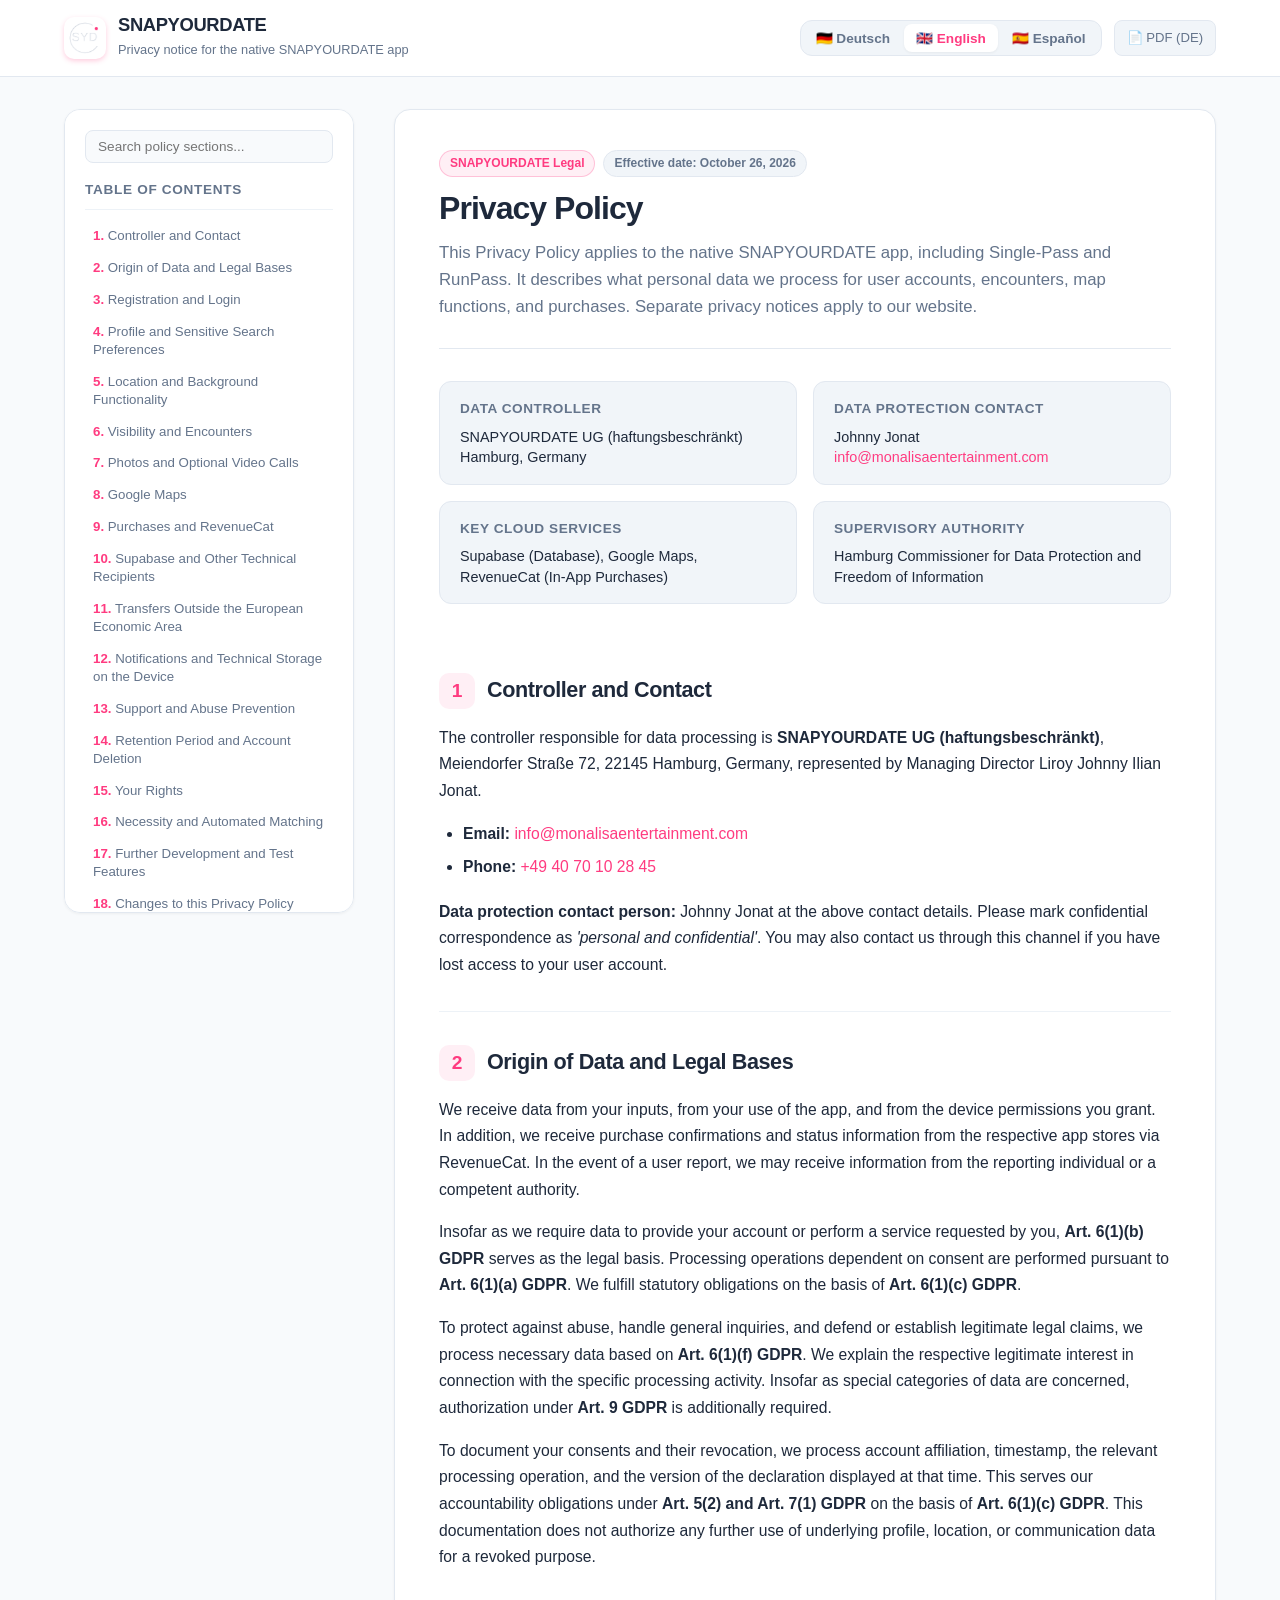
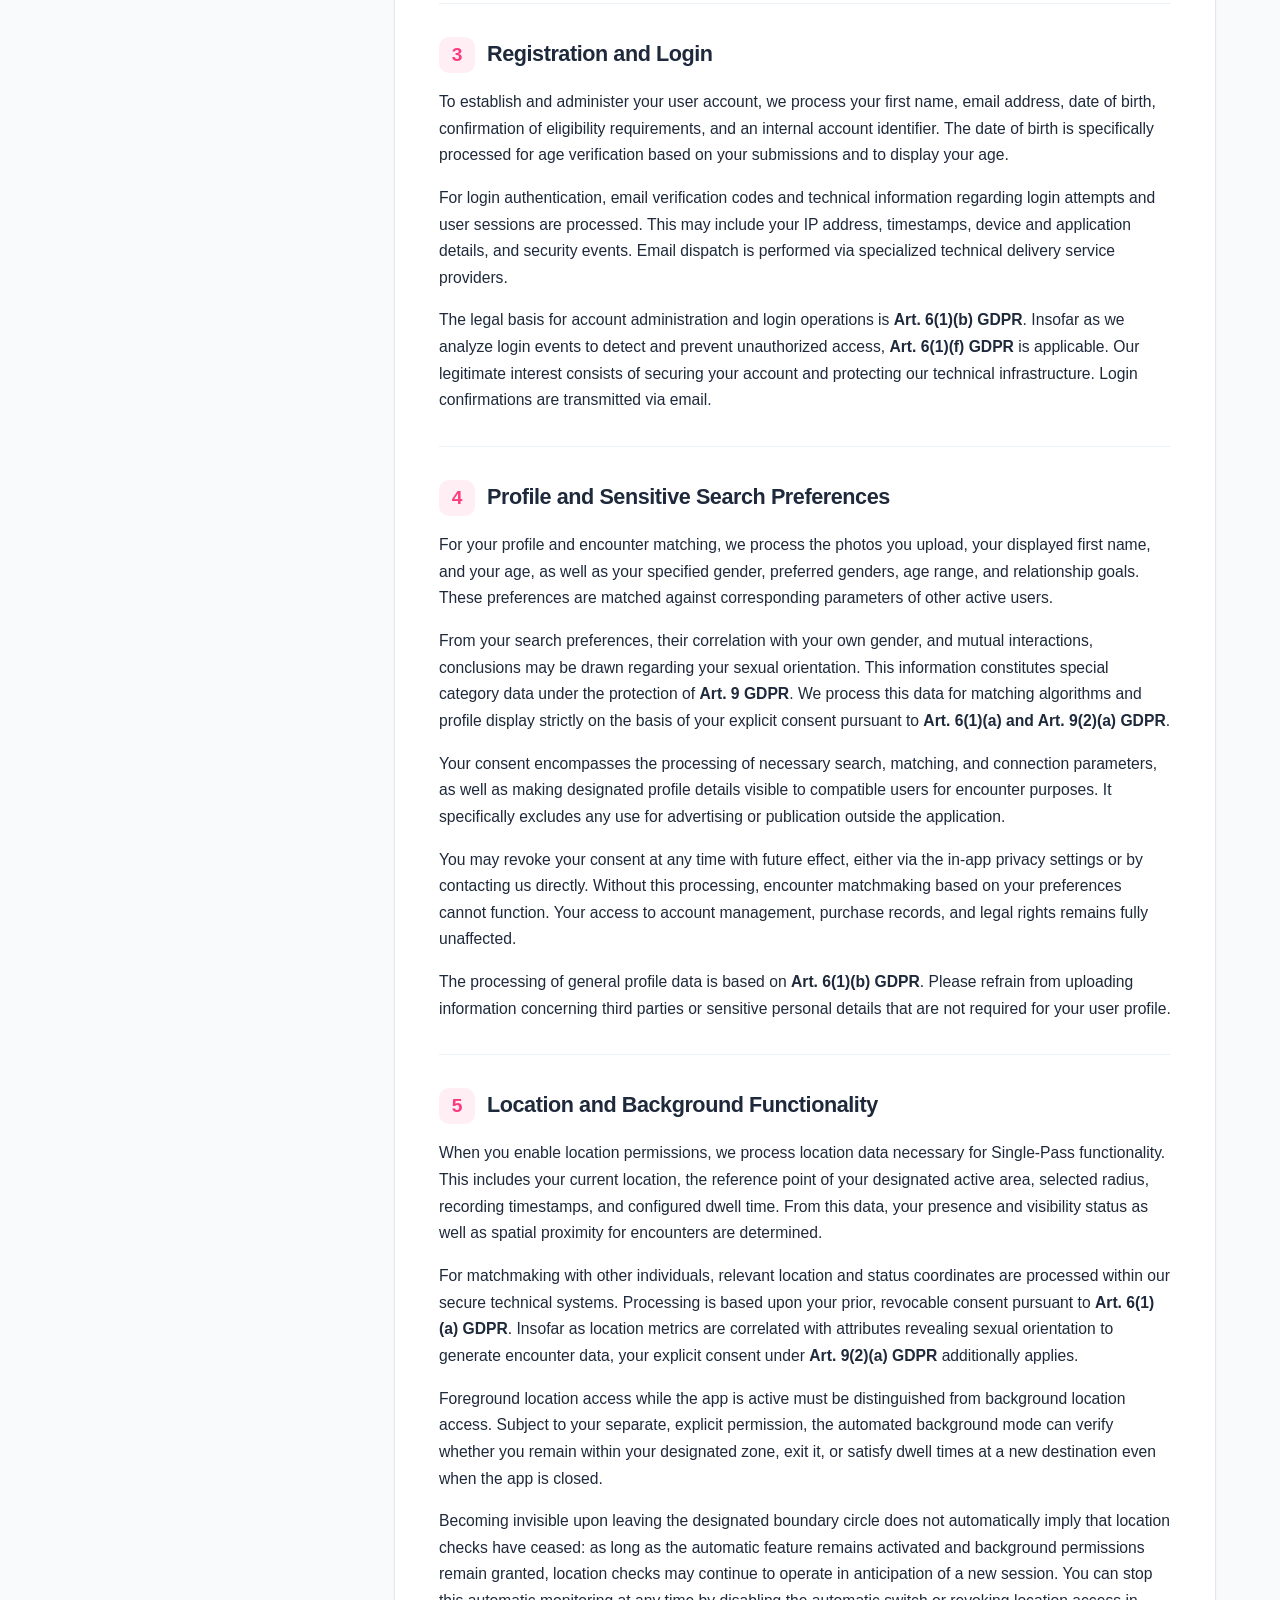
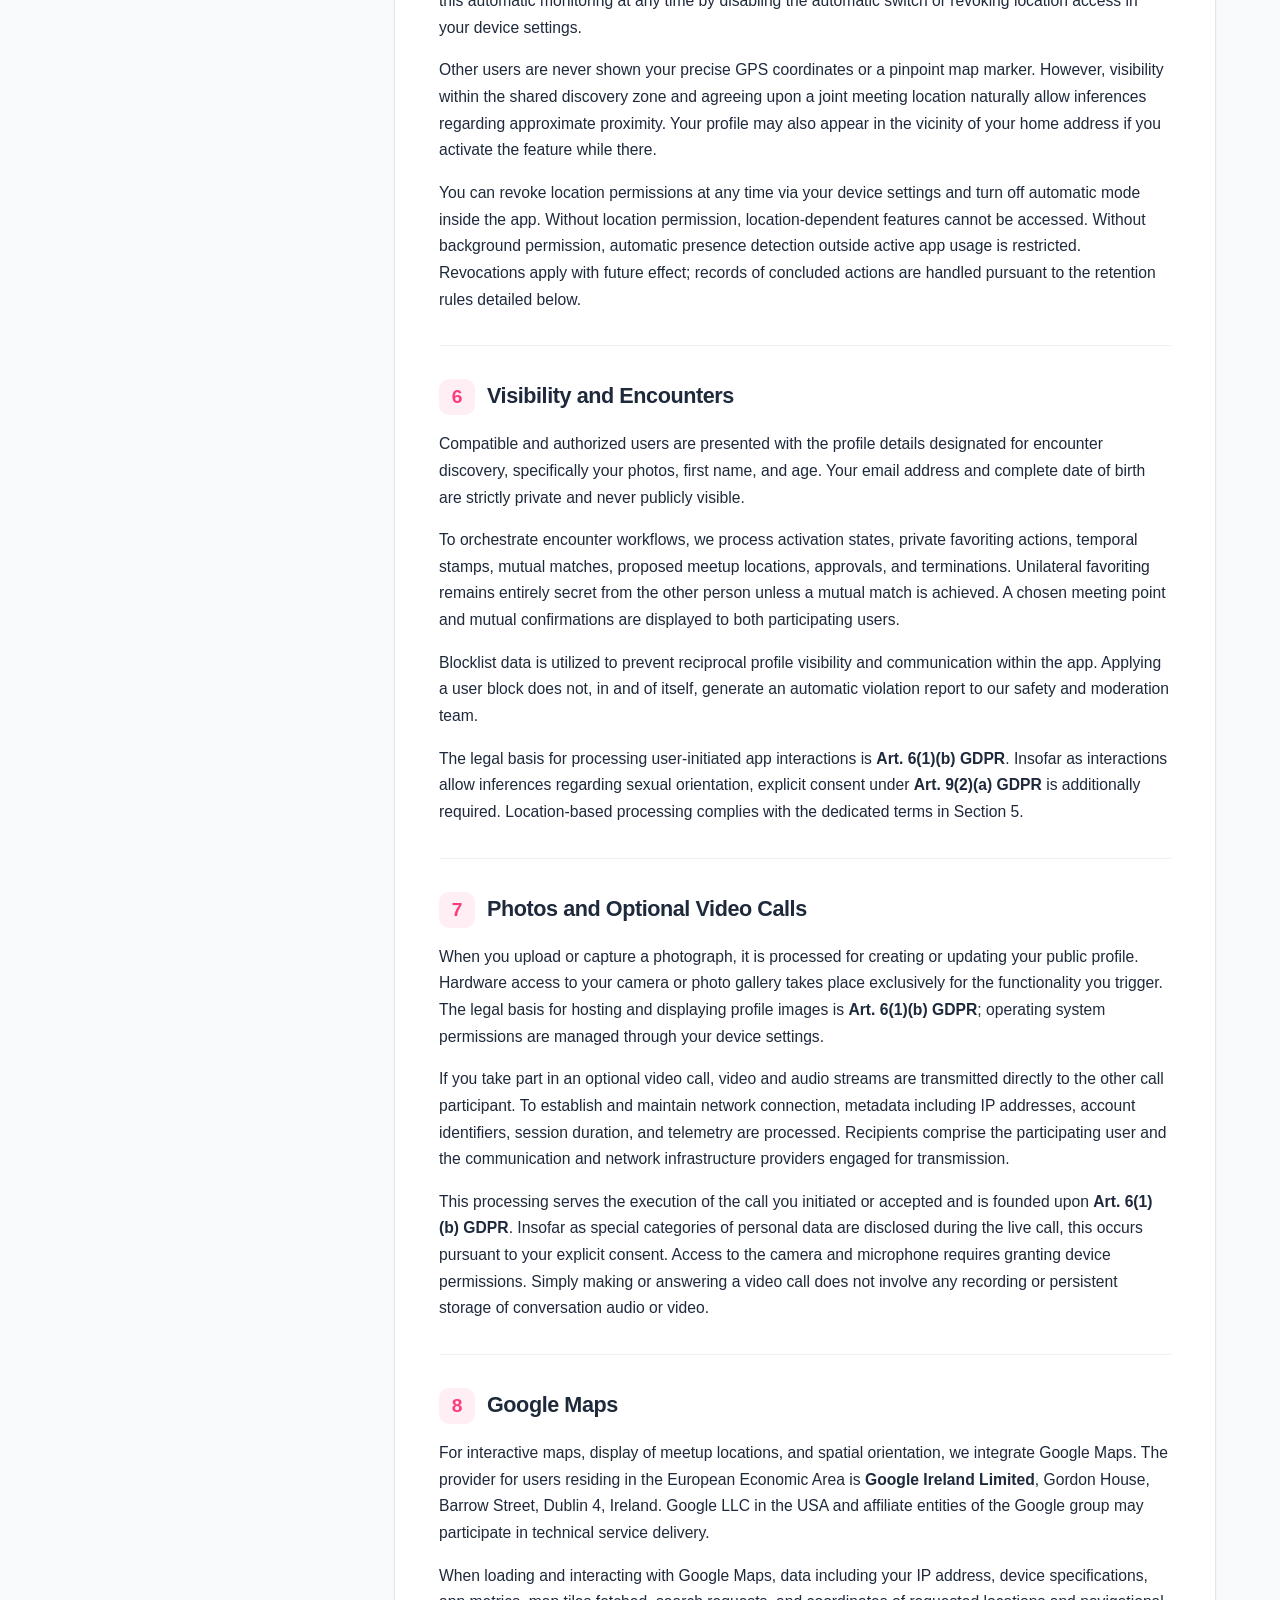
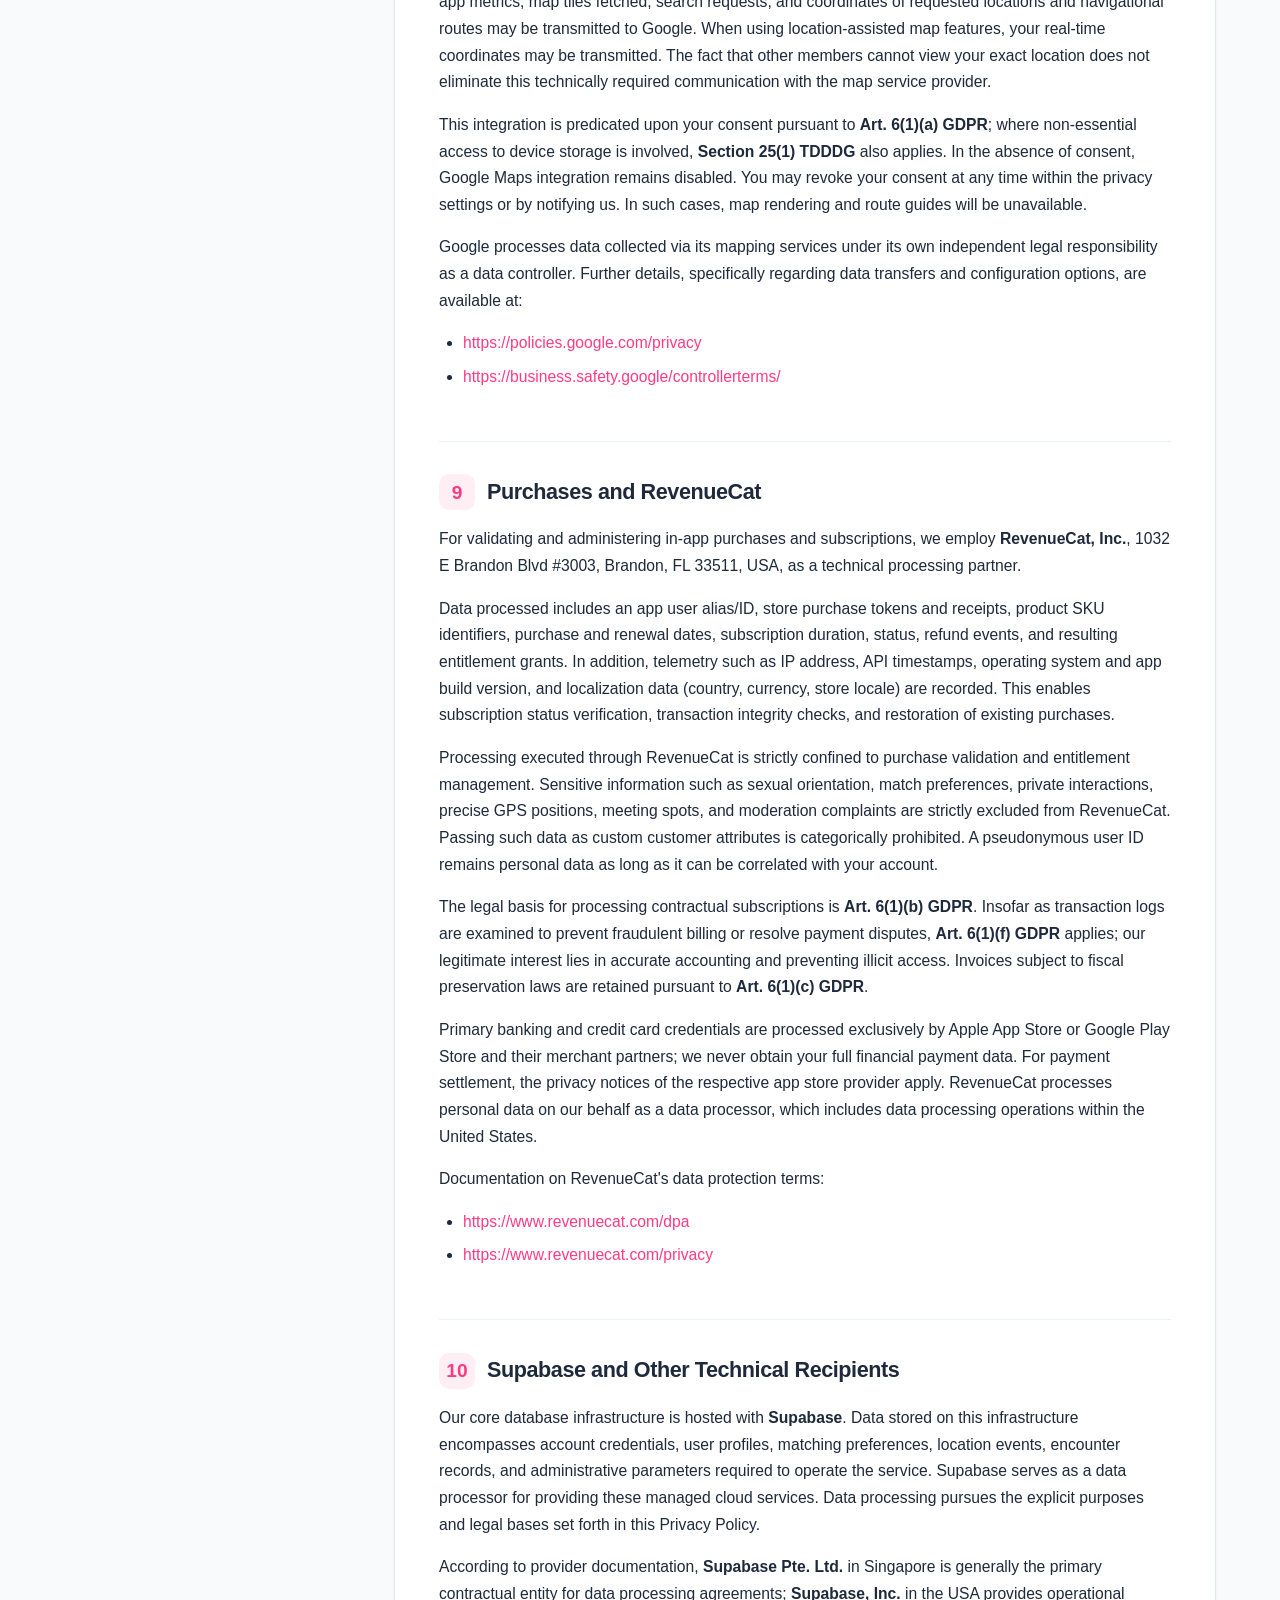
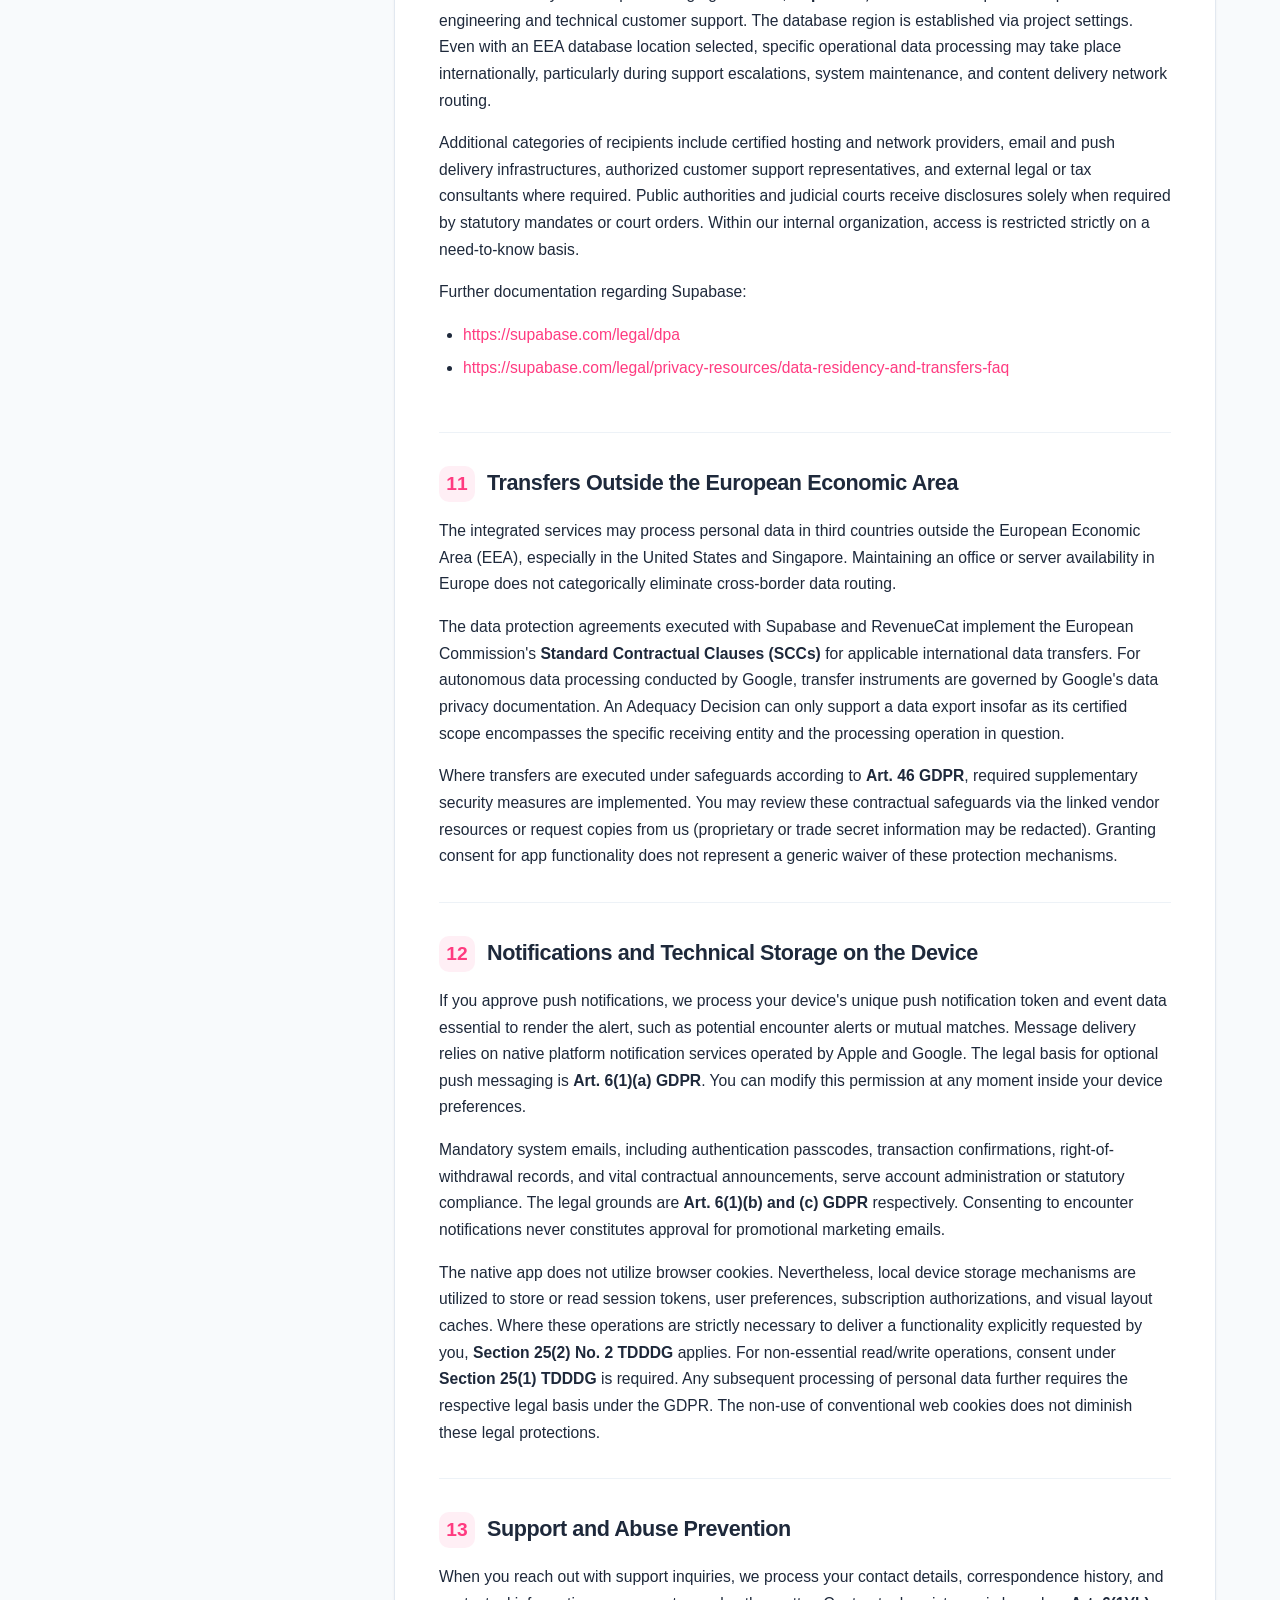
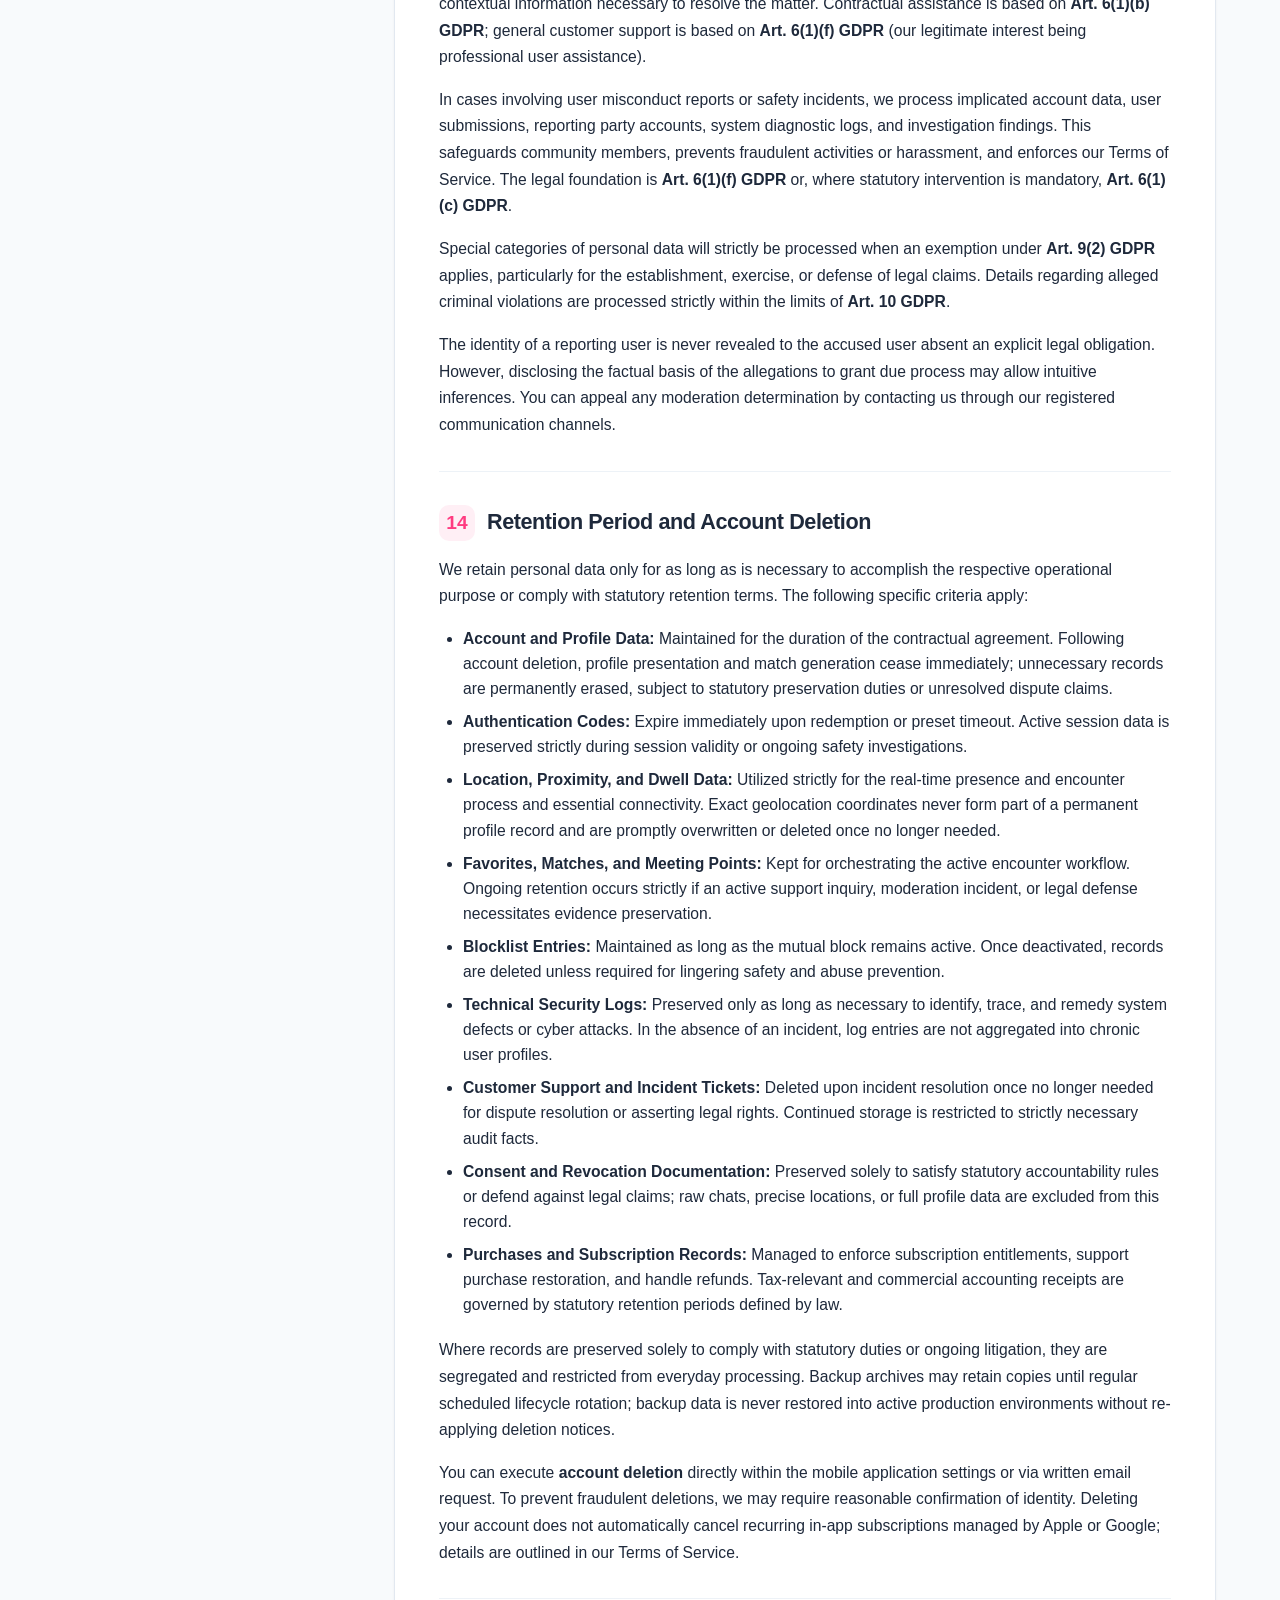
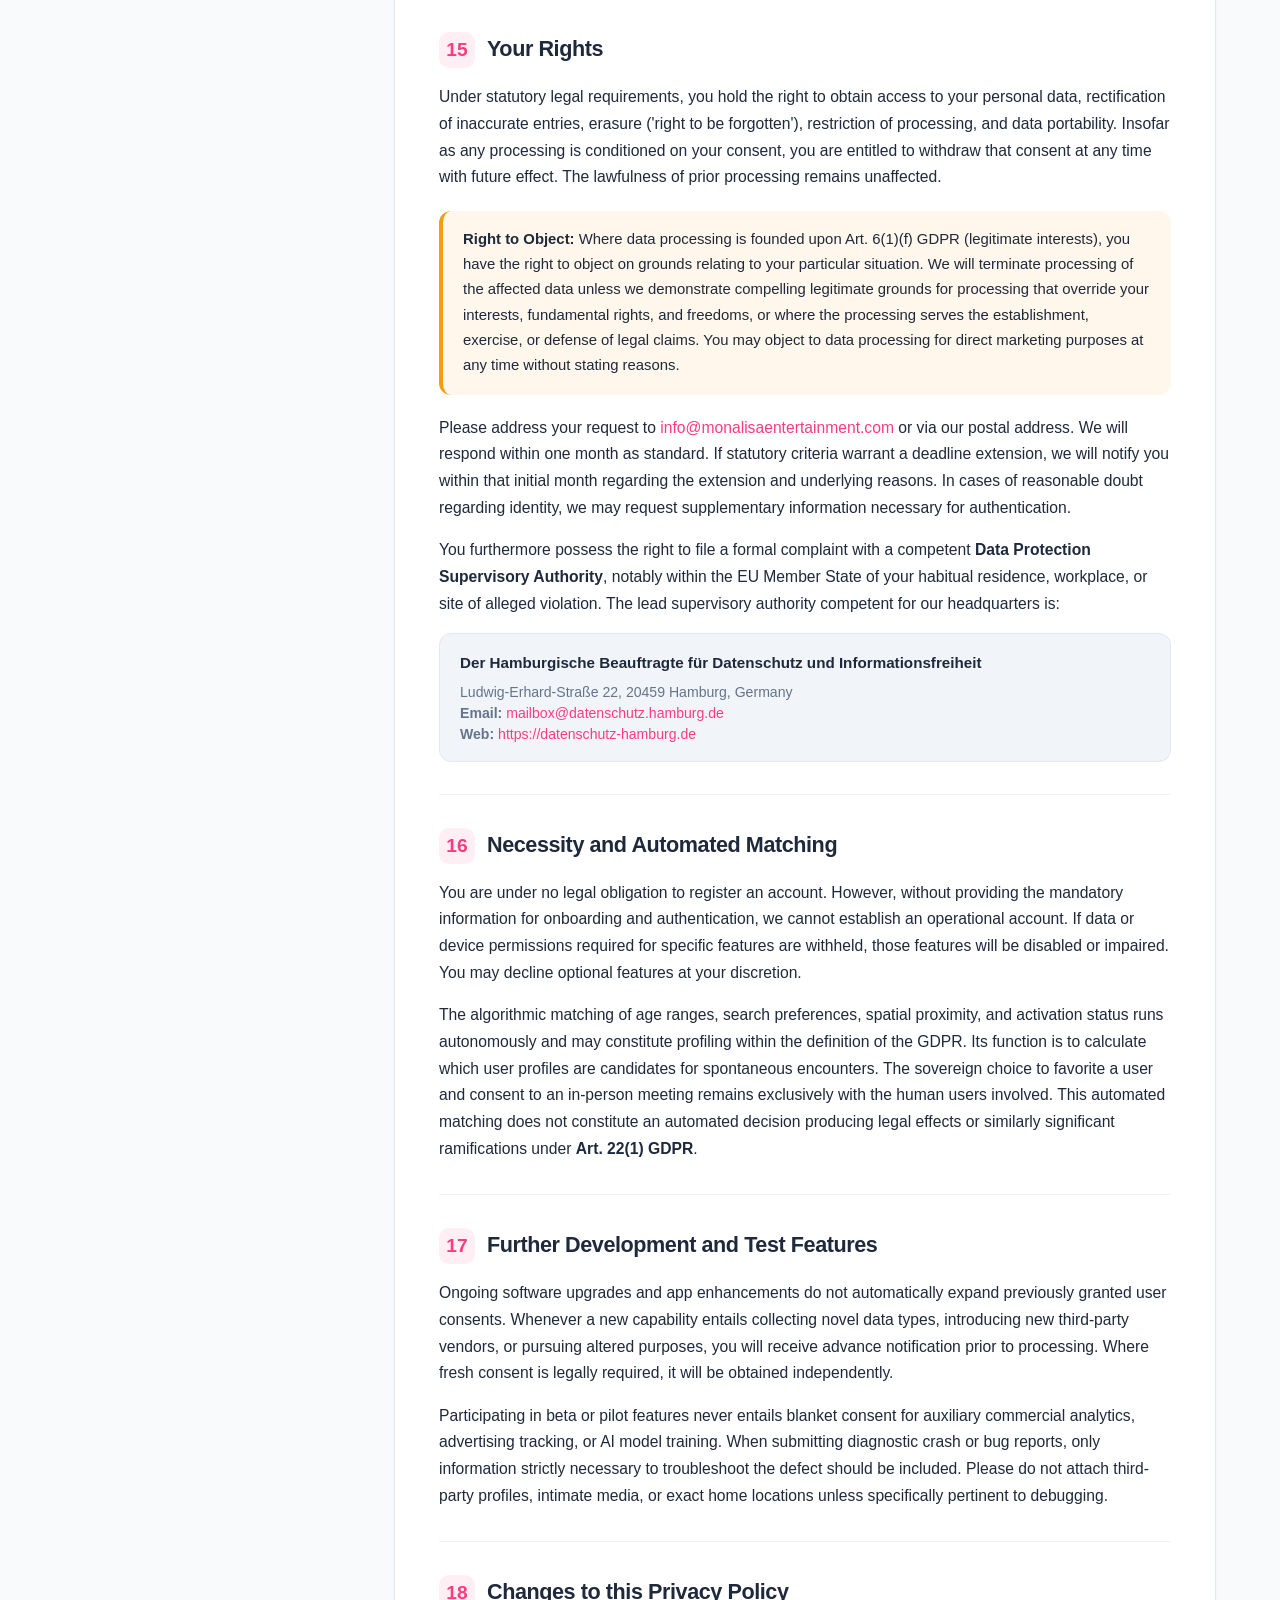
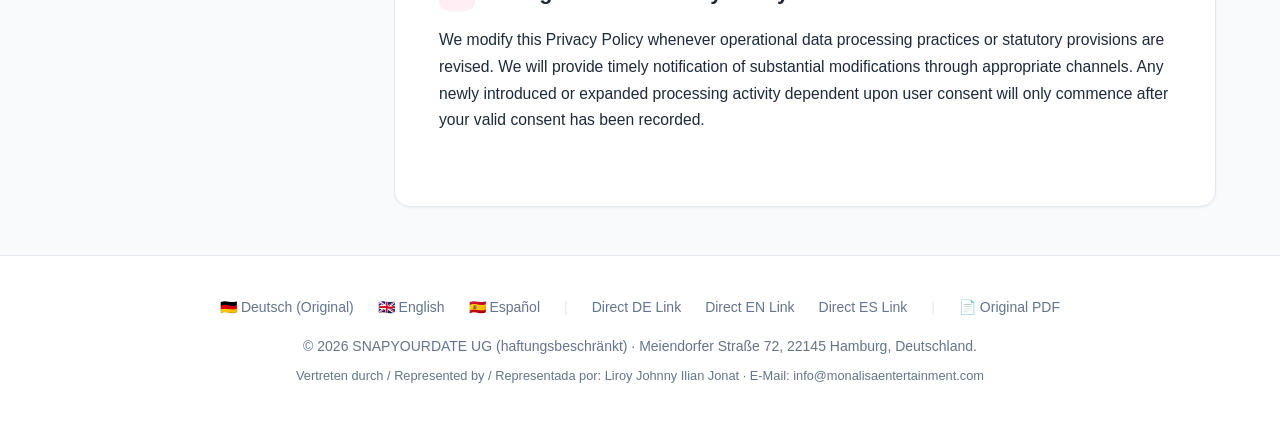
<file: index.html>
<!DOCTYPE html>
<html lang="de">
<head>
    <meta charset="UTF-8">
    <meta name="viewport" content="width=device-width, initial-scale=1.0">
    <title>SNAPYOURDATE – Privacy Policy / Datenschutzerklärung</title>
    <meta name="description" content="Official Privacy Policy for SNAPYOURDATE native app in German, English, and Spanish.">
    <link rel="icon" type="image/png" href="SYD_App_Icon_Transparent.png">
    <link rel="stylesheet" href="style.css">
    <style>
        .lang-pane {
            display: none;
        }
        .lang-pane.active {
            display: block;
        }
        .pdf-link-btn {
            display: inline-flex;
            align-items: center;
            gap: 6px;
            background: var(--bg-card-alt);
            border: 1px solid var(--border-color);
            padding: 6px 12px;
            border-radius: var(--radius-sm);
            font-size: 0.82rem;
            color: var(--text-muted);
            transition: all 0.15s;
        }
        .pdf-link-btn:hover {
            color: var(--primary);
            border-color: var(--primary-border);
            text-decoration: none;
        }
    </style>
</head>
<body>
    <header class="header">
        <div class="header-container">
            <a href="index.html" class="brand">
                <img src="SYD_App_Icon_Transparent.png" alt="SNAPYOURDATE Logo">
                <div class="brand-text">
                    <h1>SNAPYOURDATE</h1>
                    <span id="headerSubtitle">Datenschutzhinweise für die native App</span>
                </div>
            </a>
            
            <div style="display:flex; align-items:center; gap:0.75rem; flex-wrap:wrap;">
                <div class="lang-switcher" role="tablist">
                    <button class="lang-btn active" id="btn-de" onclick="setLanguage('de')" role="tab" aria-selected="true">🇩🇪 Deutsch</button>
                    <button class="lang-btn" id="btn-en" onclick="setLanguage('en')" role="tab" aria-selected="false">🇬🇧 English</button>
                    <button class="lang-btn" id="btn-es" onclick="setLanguage('es')" role="tab" aria-selected="false">🇪🇸 Español</button>
                </div>
                <a href="Datenschutz.pdf" target="_blank" class="pdf-link-btn" title="Download Original PDF">
                    📄 PDF (DE)
                </a>
            </div>
        </div>
    </header>

    <div class="main-layout">
        <aside class="sidebar">
            <div class="search-box">
                <input type="text" class="search-input" id="searchInput" placeholder="Abschnitte durchsuchen..." oninput="handleSearch()">
            </div>
            <h3 id="tocHeading">Inhaltsverzeichnis</h3>
            <ul class="toc-list" id="dynamicToc">
                <!-- Populated dynamically via JS -->
            </ul>
        </aside>

        <main class="content-area">
            <!-- German Pane -->
            <div id="pane-de" class="lang-pane active">
                <div class="hero-banner">
                    <div class="badge-row">
                        <span class="badge">SNAPYOURDATE Legal</span>
                        <span class="badge badge-date">Stand: 26. Oktober 2026</span>
                    </div>
                    <h1>Datenschutzerklärung</h1>
                    <p class="intro-lead">Diese Datenschutzerklärung gilt für die native SNAPYOURDATE App einschließlich Single-Pass und RunPass. Sie beschreibt, welche personenbezogenen Daten wir für das Nutzerkonto, Begegnungen, Kartenfunktionen und Käufe verarbeiten. Für unsere Website gelten deren gesonderte Datenschutzhinweise.</p>
                </div>
                <div class="quick-cards" id="cards-de"></div>
                <div class="policy-sections-wrapper" id="sections-de"></div>
            </div>

            <!-- English Pane -->
            <div id="pane-en" class="lang-pane">
                <div class="hero-banner">
                    <div class="badge-row">
                        <span class="badge">SNAPYOURDATE Legal</span>
                        <span class="badge badge-date">Effective date: October 26, 2026</span>
                    </div>
                    <h1>Privacy Policy</h1>
                    <p class="intro-lead">This Privacy Policy applies to the native SNAPYOURDATE app, including Single-Pass and RunPass. It describes what personal data we process for user accounts, encounters, map functions, and purchases. Separate privacy notices apply to our website.</p>
                </div>
                <div class="quick-cards" id="cards-en"></div>
                <div class="policy-sections-wrapper" id="sections-en"></div>
            </div>

            <!-- Spanish Pane -->
            <div id="pane-es" class="lang-pane">
                <div class="hero-banner">
                    <div class="badge-row">
                        <span class="badge">SNAPYOURDATE Legal</span>
                        <span class="badge badge-date">Fecha de actualización: 26 de octubre de 2026</span>
                    </div>
                    <h1>Política de Privacidad</h1>
                    <p class="intro-lead">Esta Política de Privacidad se aplica a la aplicación nativa SNAPYOURDATE, incluidos Single-Pass y RunPass. Describe qué datos personales tratamos para la cuenta de usuario, los encuentros, las funciones de mapas y las compras. Para nuestro sitio web se aplican avisos de privacidad independientes.</p>
                </div>
                <div class="quick-cards" id="cards-es"></div>
                <div class="policy-sections-wrapper" id="sections-es"></div>
            </div>
        </main>
    </div>

    <footer class="footer">
        <div class="footer-links">
            <a href="javascript:void(0)" onclick="setLanguage('de')">🇩🇪 Deutsch (Original)</a>
            <a href="javascript:void(0)" onclick="setLanguage('en')">🇬🇧 English</a>
            <a href="javascript:void(0)" onclick="setLanguage('es')">🇪🇸 Español</a>
            <span style="color:var(--border-color);">|</span>
            <a href="privacy-de.html">Direct DE Link</a>
            <a href="privacy-en.html">Direct EN Link</a>
            <a href="privacy-es.html">Direct ES Link</a>
            <span style="color:var(--border-color);">|</span>
            <a href="Datenschutz.pdf" target="_blank">📄 Original PDF</a>
        </div>
        <p>&copy; 2026 SNAPYOURDATE UG (haftungsbeschränkt) · Meiendorfer Straße 72, 22145 Hamburg, Deutschland.</p>
        <p style="margin-top:0.4rem; font-size:0.8rem; color:var(--text-muted);">Vertreten durch / Represented by / Representada por: Liroy Johnny Ilian Jonat · E-Mail: info@monalisaentertainment.com</p>
    </footer>

    <script>
        const policyData = {"meta": {"title": {"de": "Datenschutzerklärung – SNAPYOURDATE", "en": "Privacy Policy – SNAPYOURDATE", "es": "Política de Privacidad – SNAPYOURDATE"}, "subtitle": {"de": "Datenschutzhinweise für die native SNAPYOURDATE App", "en": "Privacy notice for the native SNAPYOURDATE app", "es": "Aviso de privacidad para la app nativa SNAPYOURDATE"}, "date": {"de": "Stand: 26. Oktober 2026", "en": "Effective date: October 26, 2026", "es": "Fecha de actualización: 26 de octubre de 2026"}, "intro": {"de": "Diese Datenschutzerklärung gilt für die native SNAPYOURDATE App einschließlich Single-Pass und RunPass. Sie beschreibt, welche personenbezogenen Daten wir für das Nutzerkonto, Begegnungen, Kartenfunktionen und Käufe verarbeiten. Für unsere Website gelten deren gesonderte Datenschutzhinweise.", "en": "This Privacy Policy applies to the native SNAPYOURDATE app, including Single-Pass and RunPass. It describes what personal data we process for user accounts, encounters, map functions, and purchases. Separate privacy notices apply to our website.", "es": "Esta Política de Privacidad se aplica a la aplicación nativa SNAPYOURDATE, incluidos Single-Pass y RunPass. Describe qué datos personales tratamos para la cuenta de usuario, los encuentros, las funciones de mapas y las compras. Para nuestro sitio web se aplican avisos de privacidad independientes."}}, "sections": [{"id": "sec-1", "num": "1", "title": {"de": "Verantwortlicher und Kontakt", "en": "Controller and Contact", "es": "Responsable del tratamiento y contacto"}, "content": {"de": "<p>Verantwortlich ist die <strong>SNAPYOURDATE UG (haftungsbeschränkt)</strong>, Meiendorfer Straße 72, 22145 Hamburg, Deutschland, vertreten durch den Geschäftsführer Liroy Johnny Ilian Jonat.</p>\n<ul>\n    <li><strong>E-Mail:</strong> <a href=\"mailto:info@monalisaentertainment.com\">info@monalisaentertainment.com</a></li>\n    <li><strong>Telefon:</strong> <a href=\"tel:+494070102845\">+49 40 70 10 28 45</a></li>\n</ul>\n<p><strong>Datenschutzkontakt</strong> ist Johnny Jonat unter den vorstehenden Kontaktdaten. Bitte kennzeichnen Sie vertrauliche Post als <em>„persönlich und vertraulich“</em>. Sie können uns auf diesem Weg auch erreichen, wenn Sie keinen Zugriff mehr auf Ihr Konto haben.</p>", "en": "<p>The controller responsible for data processing is <strong>SNAPYOURDATE UG (haftungsbeschränkt)</strong>, Meiendorfer Straße 72, 22145 Hamburg, Germany, represented by Managing Director Liroy Johnny Ilian Jonat.</p>\n<ul>\n    <li><strong>Email:</strong> <a href=\"mailto:info@monalisaentertainment.com\">info@monalisaentertainment.com</a></li>\n    <li><strong>Phone:</strong> <a href=\"tel:+494070102845\">+49 40 70 10 28 45</a></li>\n</ul>\n<p><strong>Data protection contact person:</strong> Johnny Jonat at the above contact details. Please mark confidential correspondence as <em>'personal and confidential'</em>. You may also contact us through this channel if you have lost access to your user account.</p>", "es": "<p>El responsable del tratamiento de datos es <strong>SNAPYOURDATE UG (haftungsbeschränkt)</strong>, Meiendorfer Straße 72, 22145 Hamburgo, Alemania, representada por su Director General Liroy Johnny Ilian Jonat.</p>\n<ul>\n    <li><strong>Correo electrónico:</strong> <a href=\"mailto:info@monalisaentertainment.com\">info@monalisaentertainment.com</a></li>\n    <li><strong>Teléfono:</strong> <a href=\"tel:+494070102845\">+49 40 70 10 28 45</a></li>\n</ul>\n<p><strong>Contacto de protección de datos:</strong> Johnny Jonat en los datos de contacto indicados arriba. Por favor, marque la correspondencia confidencial como <em>«personal y confidencial»</em>. También puede contactarnos por este medio si ha perdido el acceso a su cuenta.</p>"}}, {"id": "sec-2", "num": "2", "title": {"de": "Herkunft der Daten und Rechtsgrundlagen", "en": "Origin of Data and Legal Bases", "es": "Origen de los datos y bases jurídicas"}, "content": {"de": "<p>Wir erhalten Daten aus Ihren Eingaben, aus Ihrer Nutzung der App und aus den von Ihnen freigegebenen Gerätefunktionen. Hinzu kommen Kaufbestätigungen und Statusinformationen des jeweiligen Stores über RevenueCat. Bei einer Meldung können wir Informationen von der meldenden Person oder einer zuständigen Stelle erhalten.</p>\n<p>Soweit wir Daten benötigen, um Ihr Konto bereitzustellen oder eine von Ihnen angeforderte Leistung zu erbringen, ist <strong>Art. 6 Abs. 1 Buchst. b DSGVO</strong> die Rechtsgrundlage. Einwilligungsabhängige Verarbeitungen erfolgen nach <strong>Art. 6 Abs. 1 Buchst. a DSGVO</strong>. Gesetzliche Pflichten erfüllen wir auf Grundlage von <strong>Art. 6 Abs. 1 Buchst. c DSGVO</strong>.</p>\n<p>Zum Schutz vor Missbrauch, zur Bearbeitung allgemeiner Anfragen und zur Wahrung berechtigter Rechtsansprüche verarbeiten wir erforderliche Daten auf Grundlage von <strong>Art. 6 Abs. 1 Buchst. f DSGVO</strong>. Das jeweilige Interesse erläutern wir bei der betreffenden Verarbeitung. Soweit besonders geschützte Daten betroffen sind, ist zusätzlich eine Erlaubnis nach <strong>Art. 9 DSGVO</strong> erforderlich.</p>\n<p>Zur Dokumentation Ihrer Einwilligungen und ihres Widerrufs verarbeiten wir die Kontozuordnung, den Zeitpunkt, die betroffene Verarbeitung und die jeweils angezeigte Fassung der Erklärung. Dies dient unseren Nachweispflichten nach <strong>Art. 5 Abs. 2 und Art. 7 Abs. 1 DSGVO</strong> auf Grundlage von <strong>Art. 6 Abs. 1 Buchst. c DSGVO</strong>. Der Nachweis erlaubt keine weitere Nutzung der zugrunde liegenden Profil-, Standort- oder Gesprächsdaten für einen widerrufenen Zweck.</p>", "en": "<p>We receive data from your inputs, from your use of the app, and from the device permissions you grant. In addition, we receive purchase confirmations and status information from the respective app stores via RevenueCat. In the event of a user report, we may receive information from the reporting individual or a competent authority.</p>\n<p>Insofar as we require data to provide your account or perform a service requested by you, <strong>Art. 6(1)(b) GDPR</strong> serves as the legal basis. Processing operations dependent on consent are performed pursuant to <strong>Art. 6(1)(a) GDPR</strong>. We fulfill statutory obligations on the basis of <strong>Art. 6(1)(c) GDPR</strong>.</p>\n<p>To protect against abuse, handle general inquiries, and defend or establish legitimate legal claims, we process necessary data based on <strong>Art. 6(1)(f) GDPR</strong>. We explain the respective legitimate interest in connection with the specific processing activity. Insofar as special categories of data are concerned, authorization under <strong>Art. 9 GDPR</strong> is additionally required.</p>\n<p>To document your consents and their revocation, we process account affiliation, timestamp, the relevant processing operation, and the version of the declaration displayed at that time. This serves our accountability obligations under <strong>Art. 5(2) and Art. 7(1) GDPR</strong> on the basis of <strong>Art. 6(1)(c) GDPR</strong>. This documentation does not authorize any further use of underlying profile, location, or communication data for a revoked purpose.</p>", "es": "<p>Recibimos datos de sus entradas directas, del uso que hace de la aplicación y de las funciones del dispositivo que usted haya autorizado. A esto se añaden las confirmaciones de compra e información de estado de la tienda de aplicaciones respectiva a través de RevenueCat. En caso de una denuncia o reporte, podemos recibir información de la persona denunciante o de una autoridad competente.</p>\n<p>En la medida en que necesitemos datos para poner a disposición su cuenta o prestar un servicio solicitado por usted, la base jurídica es el <strong>art. 6, apdo. 1, letra b del RGPD</strong>. Los tratamientos sujetos a consentimiento se llevan a cabo de conformidad con el <strong>art. 6, apdo. 1, letra a del RGPD</strong>. Las obligaciones legales se cumplen con base en el <strong>art. 6, apdo. 1, letra c del RGPD</strong>.</p>\n<p>Para la prevención del fraude y el abuso, la atención de consultas generales y la defensa de reclamaciones legales legítimas, tratamos los datos necesarios con base en el <strong>art. 6, apdo. 1, letra f del RGPD</strong>. Explicamos el interés legítimo respectivo en el tratamiento correspondiente. Cuando se vean afectados datos especialmente protegidos, se requiere adicionalmente una autorización de conformidad con el <strong>art. 9 del RGPD</strong>.</p>\n<p>Para documentar sus consentimientos y su eventual revocación, tratamos la vinculación con la cuenta, la fecha y hora, el tratamiento en cuestión y la versión de la declaración mostrada en cada momento. Esto responde a nuestras obligaciones de rendición de cuentas según el <strong>art. 5, apdo. 2 y art. 7, apdo. 1 del RGPD</strong> sobre la base del <strong>art. 6, apdo. 1, letra c del RGPD</strong>. Dicha justificación no permite ningún uso posterior de los datos subyacentes de perfil, localización o conversación para un fin revocado.</p>"}}, {"id": "sec-3", "num": "3", "title": {"de": "Registrierung und Anmeldung", "en": "Registration and Login", "es": "Registro e inicio de sesión"}, "content": {"de": "<p>Für die Einrichtung und Verwaltung Ihres Kontos verarbeiten wir Ihren Vornamen, Ihre E-Mail-Adresse, Ihr Geburtsdatum, die Bestätigung der Teilnahmevoraussetzungen und eine interne Kontokennung. Das Geburtsdatum dient insbesondere der Altersprüfung anhand Ihrer Angaben und der Anzeige Ihres Alters.</p>\n<p>Für die Anmeldung werden E-Mail-Bestätigungscodes sowie technische Informationen über Anmeldeversuche und Sitzungen verarbeitet. Dazu können die IP-Adresse, Zeitpunkte, Geräte- und App-Informationen sowie Sicherheitsereignisse gehören. Die E-Mail-Zustellung erfolgt über die hierfür eingesetzten technischen Versanddienstleister.</p>\n<p>Rechtsgrundlage für Kontoverwaltung und Anmeldung ist <strong>Art. 6 Abs. 1 Buchst. b DSGVO</strong>. Soweit wir Anmeldeereignisse zur Erkennung unbefugter Zugriffe auswerten, ist <strong>Art. 6 Abs. 1 Buchst. f DSGVO</strong> maßgeblich. Unser Interesse besteht im Schutz Ihres Kontos und unserer Systeme. Die Anmeldung wird per E-Mail bestätigt.</p>", "en": "<p>To establish and administer your user account, we process your first name, email address, date of birth, confirmation of eligibility requirements, and an internal account identifier. The date of birth is specifically processed for age verification based on your submissions and to display your age.</p>\n<p>For login authentication, email verification codes and technical information regarding login attempts and user sessions are processed. This may include your IP address, timestamps, device and application details, and security events. Email dispatch is performed via specialized technical delivery service providers.</p>\n<p>The legal basis for account administration and login operations is <strong>Art. 6(1)(b) GDPR</strong>. Insofar as we analyze login events to detect and prevent unauthorized access, <strong>Art. 6(1)(f) GDPR</strong> is applicable. Our legitimate interest consists of securing your account and protecting our technical infrastructure. Login confirmations are transmitted via email.</p>", "es": "<p>Para la creación y administración de su cuenta tratamos su nombre de pila, su dirección de correo electrónico, su fecha de nacimiento, la confirmación de los requisitos de participación y un identificador interno de cuenta. La fecha de nacimiento sirve en particular para la verificación de edad basada en sus declaraciones y para mostrar su edad en la plataforma.</p>\n<p>Para el inicio de sesión se procesan códigos de verificación por correo electrónico, así como información técnica sobre los intentos de acceso y las sesiones activas. Esto puede comprender la dirección IP, marcas de tiempo, datos técnicos del dispositivo y de la aplicación, así como incidentes de seguridad. El envío de correos electrónicos se efectúa a través de los proveedores técnicos de mensajería designados.</p>\n<p>La base jurídica para la gestión de la cuenta y el acceso es el <strong>art. 6, apdo. 1, letra b del RGPD</strong>. En la medida en que evaluamos registros de inicio de sesión para identificar accesos no autorizados, rige el <strong>art. 6, apdo. 1, letra f del RGPD</strong>. Nuestro interés legítimo radica en la seguridad de su cuenta y de nuestros sistemas. El inicio de sesión se confirma por correo electrónico.</p>"}}, {"id": "sec-4", "num": "4", "title": {"de": "Profil und sensible Suchangaben", "en": "Profile and Sensitive Search Preferences", "es": "Perfil y datos de búsqueda sensibles"}, "content": {"de": "<p>Für Ihr Profil und die Begegnungssuche verarbeiten wir die von Ihnen hinterlegten Fotos, Ihren angezeigten Vornamen und Ihr Alter sowie Geschlechtsangabe, gewünschte Geschlechter, Altersspanne und Beziehungswunsch. Die Auswahl wird mit den entsprechenden Angaben anderer aktiver Personen abgeglichen.</p>\n<p>Aus Ihren Suchwünschen, aus ihrer Verbindung mit der eigenen Geschlechtsangabe und aus gegenseitigen Verbindungen können Rückschlüsse auf Ihre sexuelle Orientierung entstehen. Diese Informationen unterliegen dem besonderen Schutz des <strong>Art. 9 DSGVO</strong>. Wir verarbeiten sie für den Suchabgleich und die dadurch ermöglichte Profilanzeige nur auf Grundlage Ihrer ausdrücklichen Einwilligung nach <strong>Art. 6 Abs. 1 Buchst. a und Art. 9 Abs. 2 Buchst. a DSGVO</strong>.</p>\n<p>Ihre Einwilligung erfasst die Verarbeitung der hierfür erforderlichen Such-, Auswahl- und Verbindungsdaten sowie die Offenlegung der für die Begegnung vorgesehenen Profilangaben gegenüber passenden Personen. Sie umfasst keine Verwendung für Werbung oder eine Veröffentlichung außerhalb der App.</p>\n<p>Sie können die Einwilligung jederzeit mit Wirkung für die Zukunft widerrufen, insbesondere über die Privatsphäre-Einstellungen oder durch eine Nachricht an uns. Ohne diese Verarbeitung kann die auf Ihren Suchwünschen beruhende Begegnungsfunktion nicht erbracht werden. Ihr Zugang zur Kontoverwaltung, zu Kaufunterlagen und zur Wahrnehmung Ihrer Rechte bleibt davon unberührt.</p>\n<p>Die Bereitstellung der übrigen, für das Profil erforderlichen Angaben erfolgt nach <strong>Art. 6 Abs. 1 Buchst. b DSGVO</strong>. Bitte stellen Sie keine Informationen über andere Personen oder zusätzliche sensible Angaben ein, die für Ihr Profil nicht benötigt werden.</p>", "en": "<p>For your profile and encounter matching, we process the photos you upload, your displayed first name, and your age, as well as your specified gender, preferred genders, age range, and relationship goals. These preferences are matched against corresponding parameters of other active users.</p>\n<p>From your search preferences, their correlation with your own gender, and mutual interactions, conclusions may be drawn regarding your sexual orientation. This information constitutes special category data under the protection of <strong>Art. 9 GDPR</strong>. We process this data for matching algorithms and profile display strictly on the basis of your explicit consent pursuant to <strong>Art. 6(1)(a) and Art. 9(2)(a) GDPR</strong>.</p>\n<p>Your consent encompasses the processing of necessary search, matching, and connection parameters, as well as making designated profile details visible to compatible users for encounter purposes. It specifically excludes any use for advertising or publication outside the application.</p>\n<p>You may revoke your consent at any time with future effect, either via the in-app privacy settings or by contacting us directly. Without this processing, encounter matchmaking based on your preferences cannot function. Your access to account management, purchase records, and legal rights remains fully unaffected.</p>\n<p>The processing of general profile data is based on <strong>Art. 6(1)(b) GDPR</strong>. Please refrain from uploading information concerning third parties or sensitive personal details that are not required for your user profile.</p>", "es": "<p>Para su perfil y la búsqueda de encuentros tratamos las fotografías que usted suba, su nombre de pila visible y su edad, así como su género, los géneros de su preferencia, el rango de edad y su expectativa de relación. Esta selección se compara con la información correspondiente de otros usuarios activos.</p>\n<p>A partir de sus preferencias de búsqueda, de su correlación con su propio género y de las conexiones recíprocas, pueden deducirse conclusiones sobre su orientación sexual. Esta información está sujeta a la especial protección del <strong>art. 9 del RGPD</strong>. La tratamos para la coincidencia de búsqueda y la visualización de perfiles resultante exclusivamente sobre la base de su consentimiento explícito de conformidad con el <strong>art. 6, apdo. 1, letra a y el art. 9, apdo. 2, letra a del RGPD</strong>.</p>\n<p>Su consentimiento abarca el tratamiento de los datos de búsqueda, selección y vinculación necesarios para este objetivo, así como la muestra de los datos de perfil pertinentes a las personas compatibles. No comprende ningún uso para fines publicitarios ni su publicación fuera de la app.</p>\n<p>Puede revocar su consentimiento en cualquier momento con efectos hacia el futuro, en particular desde los ajustes de privacidad de la app o enviándonos una comunicación. Sin este tratamiento no es posible prestar la función de encuentros basada en sus preferencias. Su acceso a la gestión de cuenta, comprobantes de compra y ejercicio de derechos permanece inalterado.</p>\n<p>El tratamiento de los demás datos requeridos para el perfil se basa en el <strong>art. 6, apdo. 1, letra b del RGPD</strong>. Le rogamos que no incorpore información sobre terceras personas ni datos especialmente sensibles adicionales que no sean estrictamente necesarios para su perfil.</p>"}}, {"id": "sec-5", "num": "5", "title": {"de": "Standort und Hintergrundfunktion", "en": "Location and Background Functionality", "es": "Ubicación y función en segundo plano"}, "content": {"de": "<p>Wenn Sie die Standortfunktion freigeben, verarbeiten wir die für den Single-Pass erforderlichen Standortinformationen. Dazu gehören der aktuelle Standort, der Bezugspunkt Ihres Aufenthaltsbereichs, der gewählte Radius, die Erfassungszeitpunkte und die eingestellte Wartezeit. Daraus werden der Aufenthalts- und Sichtbarkeitsstatus sowie die räumliche Eignung für Begegnungen ermittelt.</p>\n<p>Für den Abgleich mit anderen Personen werden die dafür erforderlichen Standort- und Statusdaten in unserer technischen Infrastruktur verarbeitet. Die Verwendung erfolgt auf Grundlage Ihrer vorherigen, widerruflichen Einwilligung nach <strong>Art. 6 Abs. 1 Buchst. a DSGVO</strong>. Soweit diese Daten mit Informationen über Ihre sexuelle Orientierung zu Begegnungsdaten verbunden werden, gilt zusätzlich Ihre ausdrückliche Einwilligung nach <strong>Art. 9 Abs. 2 Buchst. a DSGVO</strong>.</p>\n<p>Eine Standortfreigabe für die geöffnete App ist von der Freigabe für den Hintergrund zu unterscheiden. Mit gesonderter Zustimmung kann die eingeschaltete Automatik auch bei nicht geöffneter App prüfen, ob Sie sich im gewählten Bereich aufhalten, diesen verlassen oder an einem neuen Ort die Wartezeit erfüllen.</p>\n<p>Unsichtbarkeit nach dem Verlassen des Kreises bedeutet daher nicht zwangsläufig, dass keine Standortprüfung mehr erfolgt: Solange die Automatik eingeschaltet ist und die entsprechende Berechtigung besteht, kann die Prüfung für einen erneuten Start weiterlaufen. Sie beenden diese automatische Prüfung, indem Sie die Automatik ausschalten oder die Standortberechtigung entziehen.</p>\n<p>Anderen Personen wird Ihr genauer Standort nicht als persönlicher Standortpunkt angezeigt. Sichtbarkeit im selben Suchbereich und ein gemeinsam vereinbarter Treffpunkt lassen dennoch Rückschlüsse auf Ihre ungefähre Nähe zu. Auch in der Umgebung Ihrer Wohnung kann Ihr Profil sichtbar sein, wenn Sie die Funktion dort aktivieren.</p>\n<p>Sie können die Freigabe in den Geräteeinstellungen entziehen und die Automatik in der App ausschalten. Ohne Standortfreigabe stehen die auf einer Standortbestimmung beruhenden Funktionen nicht zur Verfügung. Ohne Hintergrundfreigabe ist die automatische Erkennung außerhalb der aktiven App-Nutzung eingeschränkt. Der Widerruf wirkt für die Zukunft; notwendige Daten zu bereits abgeschlossenen Vorgängen werden nach den unten erläuterten Regeln behandelt.</p>", "en": "<p>When you enable location permissions, we process location data necessary for Single-Pass functionality. This includes your current location, the reference point of your designated active area, selected radius, recording timestamps, and configured dwell time. From this data, your presence and visibility status as well as spatial proximity for encounters are determined.</p>\n<p>For matchmaking with other individuals, relevant location and status coordinates are processed within our secure technical systems. Processing is based upon your prior, revocable consent pursuant to <strong>Art. 6(1)(a) GDPR</strong>. Insofar as location metrics are correlated with attributes revealing sexual orientation to generate encounter data, your explicit consent under <strong>Art. 9(2)(a) GDPR</strong> additionally applies.</p>\n<p>Foreground location access while the app is active must be distinguished from background location access. Subject to your separate, explicit permission, the automated background mode can verify whether you remain within your designated zone, exit it, or satisfy dwell times at a new destination even when the app is closed.</p>\n<p>Becoming invisible upon leaving the designated boundary circle does not automatically imply that location checks have ceased: as long as the automatic feature remains activated and background permissions remain granted, location checks may continue to operate in anticipation of a new session. You can stop this automatic monitoring at any time by disabling the automatic switch or revoking location access in your device settings.</p>\n<p>Other users are never shown your precise GPS coordinates or a pinpoint map marker. However, visibility within the shared discovery zone and agreeing upon a joint meeting location naturally allow inferences regarding approximate proximity. Your profile may also appear in the vicinity of your home address if you activate the feature while there.</p>\n<p>You can revoke location permissions at any time via your device settings and turn off automatic mode inside the app. Without location permission, location-dependent features cannot be accessed. Without background permission, automatic presence detection outside active app usage is restricted. Revocations apply with future effect; records of concluded actions are handled pursuant to the retention rules detailed below.</p>", "es": "<p>Cuando usted autoriza el acceso a la ubicación, tratamos la información de localización necesaria para la función Single-Pass. Esto comprende su ubicación actual, el punto de referencia de su zona de permanencia, el radio seleccionado, las marcas temporales de registro y el tiempo de espera configurado. Con ello se determinan su estado de estancia y visibilidad, así como la afinidad geográfica para los encuentros.</p>\n<p>Para la coincidencia con otros usuarios, los datos requeridos de ubicación y estado se procesan en nuestra infraestructura técnica. Su tratamiento se basa en su consentimiento previo y revocable conforme al <strong>art. 6, apdo. 1, letra a del RGPD</strong>. En la medida en que estos datos se combinen con información relativa a su orientación sexual para conformar datos de encuentro, se aplicará adicionalmente su consentimiento explícito con arreglo al <strong>art. 9, apdo. 2, letra a del RGPD</strong>.</p>\n<p>El permiso de ubicación durante el uso activo de la app es independiente del permiso de localización en segundo plano. Mediante una autorización expresa y separada, el sistema automático puede comprobar, incluso con la aplicación cerrada, si usted permanece dentro del área designada, si la abandona o si cumple el tiempo de permanencia en una nueva ubicación.</p>\n<p>Quedar invisible tras abandonar el radio delimitado no presupone automáticamente que cese toda comprobación de ubicación: mientras el automatismo continúe activado y se mantenga el permiso correspondiente, la comprobación puede seguir ejecutándose con vistas a una nueva activación. Puede dar por finalizada esta comprobación automática desactivando la función automática o retirando el permiso de localización.</p>\n<p>A las demás personas nunca se les muestra su ubicación exacta como punto individual en el mapa. No obstante, la visibilidad compartida en la misma zona de búsqueda y la concertación de un punto de encuentro común permiten inferir una proximidad aproximada. Su perfil también podría resultar visible en las inmediaciones de su domicilio si activa la función en dicho lugar.</p>\n<p>Puede revocar los permisos en cualquier momento en los ajustes de su dispositivo y desactivar el modo automático en la app. Sin el permiso de localización, las funciones basadas en geolocalización no estarán disponibles. Sin el permiso en segundo plano, la detección automática fuera del uso activo de la app se verá limitada. La revocación surte efectos hacia el futuro; los datos de operaciones ya concluidas se rigen por las pautas de conservación descritas más adelante.</p>"}}, {"id": "sec-6", "num": "6", "title": {"de": "Sichtbarkeit und Begegnungen", "en": "Visibility and Encounters", "es": "Visibilidad y encuentros"}, "content": {"de": "<p>Passenden, berechtigten Personen werden die für die Begegnung vorgesehenen Profilangaben angezeigt, insbesondere Foto, Vorname und Alter. Ihre E-Mail-Adresse und Ihr vollständiges Geburtsdatum sind keine öffentlich sichtbaren Profilangaben.</p>\n<p>Für den Ablauf verarbeiten wir den Aktivierungsstatus, private Favorisierungen, deren Zeitbezug, gegenseitige Auswahlen, vorgeschlagene Treffpunkte, Zustimmungen und Beendigungen. Eine einseitige Favorisierung bleibt gegenüber der anderen Person privat, bis eine gegenseitige Auswahl besteht. Ein Treffpunkt und die dazugehörigen Zustimmungen werden den beteiligten Personen angezeigt.</p>\n<p>Blockierungsdaten werden verwendet, um eine weitere gegenseitige Anzeige und Kontaktaufnahme innerhalb der vorgesehenen App-Funktionen zu unterbinden. Eine Blockierung löst nicht schon für sich genommen eine inhaltliche Meldung an unser Team aus.</p>\n<p>Rechtsgrundlage für die Durchführung der von Ihnen veranlassten App-Aktionen ist <strong>Art. 6 Abs. 1 Buchst. b DSGVO</strong>. Soweit die Angaben Rückschlüsse auf Ihre sexuelle Orientierung zulassen, ist zusätzlich die ausdrückliche Einwilligung nach <strong>Art. 9 Abs. 2 Buchst. a DSGVO</strong> maßgeblich. Standortverarbeitung erfolgt nach den gesonderten Regeln in Abschnitt 5.</p>", "en": "<p>Compatible and authorized users are presented with the profile details designated for encounter discovery, specifically your photos, first name, and age. Your email address and complete date of birth are strictly private and never publicly visible.</p>\n<p>To orchestrate encounter workflows, we process activation states, private favoriting actions, temporal stamps, mutual matches, proposed meetup locations, approvals, and terminations. Unilateral favoriting remains entirely secret from the other person unless a mutual match is achieved. A chosen meeting point and mutual confirmations are displayed to both participating users.</p>\n<p>Blocklist data is utilized to prevent reciprocal profile visibility and communication within the app. Applying a user block does not, in and of itself, generate an automatic violation report to our safety and moderation team.</p>\n<p>The legal basis for processing user-initiated app interactions is <strong>Art. 6(1)(b) GDPR</strong>. Insofar as interactions allow inferences regarding sexual orientation, explicit consent under <strong>Art. 9(2)(a) GDPR</strong> is additionally required. Location-based processing complies with the dedicated terms in Section 5.</p>", "es": "<p>A las personas afines y autorizadas se les muestran los datos de perfil previstos para el descubrimiento y encuentro, en particular sus fotos, nombre de pila y edad. Su dirección de correo electrónico y fecha exacta de nacimiento nunca son visibles al público.</p>\n<p>Para la dinámica de encuentros tratamos el estado de activación, favoritos privados, sus referencias temporales, coincidencias mutuas, puntos de encuentro propuestos, confirmaciones y cancelaciones. Un marcado de favorito unilateral permanece en estricta privacidad frente a la otra parte hasta que concurre una coincidencia recíproca. El punto de encuentro seleccionado y las conformidades mutuas se comunican a ambas partes interesadas.</p>\n<p>Los datos de bloqueo se gestionan para neutralizar la visibilidad mutua y el contacto dentro de los servicios de la app. El simple bloqueo de un usuario no genera de por sí una denuncia formal ante nuestro equipo de moderación.</p>\n<p>La base jurídica para ejecutar las acciones promovidas por el usuario en la app es el <strong>art. 6, apdo. 1, letra b del RGPD</strong>. En caso de que se deduzca información referente a la orientación sexual, es exigible adicionalmente el consentimiento explícito según el <strong>art. 9, apdo. 2, letra a del RGPD</strong>. El tratamiento de la ubicación se rige por las directrices del apartado 5.</p>"}}, {"id": "sec-7", "num": "7", "title": {"de": "Fotos und optionale Videoanrufe", "en": "Photos and Optional Video Calls", "es": "Fotos y videollamadas opcionales"}, "content": {"de": "<p>Wenn Sie ein Foto auswählen oder aufnehmen, wird dieses zur Einrichtung beziehungsweise Aktualisierung Ihres Profils verarbeitet. Ein Zugriff auf die Kamera oder auf freigegebene Fotos erfolgt für die von Ihnen ausgelöste Funktion. Rechtsgrundlage für die Speicherung und Darstellung des Profilfotos ist <strong>Art. 6 Abs. 1 Buchst. b DSGVO</strong>; die Gerätefreigabe wird gesondert über das Betriebssystem gesteuert.</p>\n<p>Nutzen Sie einen angebotenen Videoanruf, werden Bild und Ton an die beteiligte Person übertragen. Zur technischen Verbindung werden außerdem die erforderlichen Verbindungsdaten verarbeitet, etwa IP-Adresse, beteiligte Kontokennungen, Verbindungszeit und technische Zustände. Empfänger sind die andere Person und die zur Übertragung eingesetzten Kommunikations- und Infrastrukturdienstleister.</p>\n<p>Die Verarbeitung dient dem von Ihnen gestarteten oder angenommenen Gespräch und beruht auf <strong>Art. 6 Abs. 1 Buchst. b DSGVO</strong>. Soweit dabei besondere Kategorien personenbezogener Daten verarbeitet werden, erfolgt dies im Rahmen Ihrer ausdrücklichen Einwilligung. Mikrofon- und Kamerazugriff setzen die entsprechenden Berechtigungen voraus. Eine gesonderte Aufzeichnung von Gesprächsinhalten ist vom bloßen Starten oder Annehmen eines Videoanrufs nicht umfasst.</p>", "en": "<p>When you upload or capture a photograph, it is processed for creating or updating your public profile. Hardware access to your camera or photo gallery takes place exclusively for the functionality you trigger. The legal basis for hosting and displaying profile images is <strong>Art. 6(1)(b) GDPR</strong>; operating system permissions are managed through your device settings.</p>\n<p>If you take part in an optional video call, video and audio streams are transmitted directly to the other call participant. To establish and maintain network connection, metadata including IP addresses, account identifiers, session duration, and telemetry are processed. Recipients comprise the participating user and the communication and network infrastructure providers engaged for transmission.</p>\n<p>This processing serves the execution of the call you initiated or accepted and is founded upon <strong>Art. 6(1)(b) GDPR</strong>. Insofar as special categories of personal data are disclosed during the live call, this occurs pursuant to your explicit consent. Access to the camera and microphone requires granting device permissions. Simply making or answering a video call does not involve any recording or persistent storage of conversation audio or video.</p>", "es": "<p>Al seleccionar o tomar una fotografía, esta se trata para la configuración o actualización de su perfil. El acceso a la cámara o galería de imágenes se produce únicamente para la función solicitada por usted. La base jurídica para el almacenamiento y publicación de las fotos de perfil es el <strong>art. 6, apdo. 1, letra b del RGPD</strong>; la autorización de acceso al hardware se gestiona mediante el sistema operativo del dispositivo.</p>\n<p>Si hace uso de la opción de videollamada, el flujo de audio y vídeo se transmite a la persona participante. Para el enlace técnico se tratan además metadatos de conexión imprescindibles, tales como direcciones IP, identificadores de cuenta participantes, duración de la llamada y parámetros técnicos de sesión. Son destinatarios la persona interlocutora y los proveedores de infraestructura y telecomunicaciones intervinientes.</p>\n<p>El tratamiento hace posible la comunicación iniciada o aceptada por usted y se ampara en el <strong>art. 6, apdo. 1, letra b del RGPD</strong>. Si se revelasen categorías especiales de datos durante la videollamada, ello se realiza al amparo de su consentimiento explícito. El funcionamiento del micrófono y la cámara requiere los permisos pertinentes en el dispositivo. La realización o recepción de una videollamada no implica en ningún caso la grabación o archivo de su contenido.</p>"}}, {"id": "sec-8", "num": "8", "title": {"de": "Google Maps", "en": "Google Maps", "es": "Google Maps"}, "content": {"de": "<p>Für Karten, die Darstellung von Treffpunkten und die zugehörige Orientierung verwenden wir Google Maps. Anbieter für Nutzer im Europäischen Wirtschaftsraum ist <strong>Google Ireland Limited</strong>, Gordon House, Barrow Street, Dublin 4, Irland. An der technischen Bereitstellung können Google LLC in den USA und weitere Unternehmen der Google-Gruppe mitwirken.</p>\n<p>Beim Laden und Verwenden von Google Maps können insbesondere Ihre IP-Adresse, Geräte- und App-Informationen, Kartenabrufe, Suchanfragen sowie angefragte Orts- und Routenkoordinaten an Google übermittelt werden. Wenn Sie eine standortbezogene Karten- oder Routenfunktion freigeben, kann dazu Ihr eigener Standort gehören. Die fehlende Anzeige Ihres genauen Standorts gegenüber anderen Mitgliedern verhindert diese technisch erforderliche Übermittlung an den Kartenanbieter nicht.</p>\n<p>Die Einbindung erfolgt auf Grundlage Ihrer Einwilligung nach <strong>Art. 6 Abs. 1 Buchst. a DSGVO</strong>; soweit für die Einbindung nicht erforderliche Gerätezugriffe hinzukommen, gilt auch <strong>§ 25 Abs. 1 TDDDG</strong>. Ohne Freigabe werden die eingebundenen Google-Kartenfunktionen nicht geladen. Sie können Ihre Einwilligung über die Privatsphäre-Einstellungen oder durch eine Nachricht an uns widerrufen. Die Karten- und Routenfunktionen stehen dann nicht zur Verfügung.</p>\n<p>Google verarbeitet die über seine Kartenfunktionen erhobenen Daten im Rahmen seiner eigenen datenschutzrechtlichen Verantwortlichkeit. Weitere Informationen, insbesondere zu Googles Verarbeitung, Übermittlungen und Einstellungsmöglichkeiten, finden Sie unter:</p>\n<ul>\n    <li><a href=\"https://policies.google.com/privacy?hl=de\" target=\"_blank\" rel=\"noopener noreferrer\">https://policies.google.com/privacy?hl=de</a></li>\n    <li><a href=\"https://business.safety.google/controllerterms/\" target=\"_blank\" rel=\"noopener noreferrer\">https://business.safety.google/controllerterms/</a></li>\n</ul>", "en": "<p>For interactive maps, display of meetup locations, and spatial orientation, we integrate Google Maps. The provider for users residing in the European Economic Area is <strong>Google Ireland Limited</strong>, Gordon House, Barrow Street, Dublin 4, Ireland. Google LLC in the USA and affiliate entities of the Google group may participate in technical service delivery.</p>\n<p>When loading and interacting with Google Maps, data including your IP address, device specifications, app metrics, map tiles fetched, search requests, and coordinates of requested locations and navigational routes may be transmitted to Google. When using location-assisted map features, your real-time coordinates may be transmitted. The fact that other members cannot view your exact location does not eliminate this technically required communication with the map service provider.</p>\n<p>This integration is predicated upon your consent pursuant to <strong>Art. 6(1)(a) GDPR</strong>; where non-essential access to device storage is involved, <strong>Section 25(1) TDDDG</strong> also applies. In the absence of consent, Google Maps integration remains disabled. You may revoke your consent at any time within the privacy settings or by notifying us. In such cases, map rendering and route guides will be unavailable.</p>\n<p>Google processes data collected via its mapping services under its own independent legal responsibility as a data controller. Further details, specifically regarding data transfers and configuration options, are available at:</p>\n<ul>\n    <li><a href=\"https://policies.google.com/privacy\" target=\"_blank\" rel=\"noopener noreferrer\">https://policies.google.com/privacy</a></li>\n    <li><a href=\"https://business.safety.google/controllerterms/\" target=\"_blank\" rel=\"noopener noreferrer\">https://business.safety.google/controllerterms/</a></li>\n</ul>", "es": "<p>Para la visualización de mapas, señalización de puntos de encuentro y orientación geográfica, integramos Google Maps. El prestador del servicio para usuarios en el Espacio Económico Europeo es <strong>Google Ireland Limited</strong>, Gordon House, Barrow Street, Dublín 4, Irlanda. Google LLC en EE.UU. y otras sociedades del grupo Google pueden colaborar en la prestación técnica del servicio.</p>\n<p>Al cargar y utilizar Google Maps pueden transmitirse a Google su dirección IP, datos técnicos del dispositivo y de la app, peticiones cartográficas, búsquedas efectuadas y coordenadas de lugares y rutas requeridas. Al activar utilidades cartográficas o de navegación vinculadas a la ubicación, esto puede comprender su localización real. Que su ubicación exacta permanezca oculta ante otros usuarios no impide esta comunicación técnica necesaria con el proveedor cartográfico.</p>\n<p>La integración se realiza sobre la base de su consentimiento conforme al <strong>art. 6, apdo. 1, letra a del RGPD</strong>; cuando concurran accesos a información del dispositivo no indispensables, se aplica también el <strong>art. 25, apdo. 1 de la TDDDG</strong> (normativa alemana sobre protección de datos digitales). Sin su consentimiento no se cargarán las utilidades de Google Maps. Puede revocar su consentimiento en cualquier momento a través de los ajustes de privacidad o contactándonos. En tal caso, las funciones de mapas y rutas no estarán disponibles.</p>\n<p>Google procesa los datos recogidos en sus herramientas cartográficas bajo su propia responsabilidad legal como responsable del tratamiento. Puede consultar información exhaustiva acerca de sus políticas de privacidad, transferencias y opciones de control en:</p>\n<ul>\n    <li><a href=\"https://policies.google.com/privacy?hl=es\" target=\"_blank\" rel=\"noopener noreferrer\">https://policies.google.com/privacy?hl=es</a></li>\n    <li><a href=\"https://business.safety.google/controllerterms/\" target=\"_blank\" rel=\"noopener noreferrer\">https://business.safety.google/controllerterms/</a></li>\n</ul>"}}, {"id": "sec-9", "num": "9", "title": {"de": "Käufe und RevenueCat", "en": "Purchases and RevenueCat", "es": "Compras y RevenueCat"}, "content": {"de": "<p>Für die Prüfung und Verwaltung von In-App-Käufen und Abonnements setzen wir <strong>RevenueCat, Inc.</strong>, 1032 E Brandon Blvd #3003, Brandon, FL 33511, USA, als technischen Dienstleister ein.</p>\n<p>Verarbeitet werden insbesondere eine App-Nutzerkennung, Kaufbelege beziehungsweise Store-Kauftoken, Produktkennungen, Kauf- und Verlängerungszeitpunkte, Laufzeiten, Abonnementstatus, Erstattungen und die daraus folgenden Nutzungsberechtigungen. Hinzu kommen technische Informationen wie IP-Adresse, Zeitpunkte der Kommunikation mit dem Dienst, App- und Betriebssystemversion sowie die für den Kauf maßgeblichen Länder-, Währungs- und Store-Angaben. Daraus entstehen auch kaufbezogene Übersichten zur Kontrolle von Abrechnungen und Vertragsbeständen. RevenueCat ermöglicht außerdem die Wiederherstellung bestehender Kaufberechtigungen.</p>\n<p>Die für RevenueCat vorgesehene Verarbeitung ist auf Kaufverwaltung, Berechtigungsprüfung und deren technische Abwicklung begrenzt. Angaben zu Ihrer sexuellen Orientierung, Suchpräferenzen, private Auswahlen, genaue Aufenthaltsorte, Treffpunkte und Inhalte von Meldungen sind nicht Gegenstand dieser Verarbeitung. Die Verwendung dieser Angaben als zusätzliche Kundenattribute für die Kaufverwaltung ist ausgeschlossen. Eine technische Nutzerkennung bleibt ein personenbezogenes Datum, soweit sie Ihrem Konto zugeordnet werden kann.</p>\n<p>Rechtsgrundlage für die Vertragsabwicklung ist <strong>Art. 6 Abs. 1 Buchst. b DSGVO</strong>. Soweit erforderliche Transaktionsdaten zur Verhinderung von Kaufmissbrauch oder zur Prüfung von Abrechnungsfehlern verarbeitet werden, beruht dies auf <strong>Art. 6 Abs. 1 Buchst. f DSGVO</strong>. Unser Interesse besteht in einer richtigen Abrechnung und im Schutz vor unberechtigten Freischaltungen. Gesetzlich aufzubewahrende Belege verarbeiten wir nach <strong>Art. 6 Abs. 1 Buchst. c DSGVO</strong>.</p>\n<p>Die eigentlichen Zahlungsdaten werden beim jeweiligen Store beziehungsweise dessen Zahlungsdienstleistern verarbeitet. Wir erhalten bei diesem Kaufweg keine vollständigen Kreditkarten- oder Bankverbindungsdaten. Für das Store-Konto und die Zahlungsabwicklung gelten die Datenschutzhinweise des jeweiligen Anbieters. RevenueCat verarbeitet die für uns übernommenen Kundendaten als Auftragsverarbeiter; dabei findet auch eine Verarbeitung in den USA statt.</p>\n<p>Informationen zu RevenueCat und seinen Datenschutzvereinbarungen:</p>\n<ul>\n    <li><a href=\"https://www.revenuecat.com/dpa\" target=\"_blank\" rel=\"noopener noreferrer\">https://www.revenuecat.com/dpa</a></li>\n    <li><a href=\"https://www.revenuecat.com/privacy\" target=\"_blank\" rel=\"noopener noreferrer\">https://www.revenuecat.com/privacy</a></li>\n</ul>", "en": "<p>For validating and administering in-app purchases and subscriptions, we employ <strong>RevenueCat, Inc.</strong>, 1032 E Brandon Blvd #3003, Brandon, FL 33511, USA, as a technical processing partner.</p>\n<p>Data processed includes an app user alias/ID, store purchase tokens and receipts, product SKU identifiers, purchase and renewal dates, subscription duration, status, refund events, and resulting entitlement grants. In addition, telemetry such as IP address, API timestamps, operating system and app build version, and localization data (country, currency, store locale) are recorded. This enables subscription status verification, transaction integrity checks, and restoration of existing purchases.</p>\n<p>Processing executed through RevenueCat is strictly confined to purchase validation and entitlement management. Sensitive information such as sexual orientation, match preferences, private interactions, precise GPS positions, meeting spots, and moderation complaints are strictly excluded from RevenueCat. Passing such data as custom customer attributes is categorically prohibited. A pseudonymous user ID remains personal data as long as it can be correlated with your account.</p>\n<p>The legal basis for processing contractual subscriptions is <strong>Art. 6(1)(b) GDPR</strong>. Insofar as transaction logs are examined to prevent fraudulent billing or resolve payment disputes, <strong>Art. 6(1)(f) GDPR</strong> applies; our legitimate interest lies in accurate accounting and preventing illicit access. Invoices subject to fiscal preservation laws are retained pursuant to <strong>Art. 6(1)(c) GDPR</strong>.</p>\n<p>Primary banking and credit card credentials are processed exclusively by Apple App Store or Google Play Store and their merchant partners; we never obtain your full financial payment data. For payment settlement, the privacy notices of the respective app store provider apply. RevenueCat processes personal data on our behalf as a data processor, which includes data processing operations within the United States.</p>\n<p>Documentation on RevenueCat's data protection terms:</p>\n<ul>\n    <li><a href=\"https://www.revenuecat.com/dpa\" target=\"_blank\" rel=\"noopener noreferrer\">https://www.revenuecat.com/dpa</a></li>\n    <li><a href=\"https://www.revenuecat.com/privacy\" target=\"_blank\" rel=\"noopener noreferrer\">https://www.revenuecat.com/privacy</a></li>\n</ul>", "es": "<p>Para la verificación y control de compras dentro de la app (In-App Purchases) y suscripciones periódicas, recurrimos a <strong>RevenueCat, Inc.</strong>, 1032 E Brandon Blvd #3003, Brandon, FL 33511, EE.UU., en calidad de proveedor técnico.</p>\n<p>Se tratan fundamentalmente un identificador de usuario en la app, comprobantes de pago o tokens de la tienda correspondiente, identificadores de producto, fechas de adquisición y renovación, periodos de vigencia, estado de la suscripción, reintegros y los permisos de acceso concedidos. Se complementa con datos técnicos como dirección IP, registros horarios de conexión con el servicio, versión de la app y del sistema operativo, así como país, divisa y tienda de procedencia. Con ello se audita la correcta facturación y se facilita la restauración de compras previamente efectuadas.</p>\n<p>El tratamiento delegado en RevenueCat está rigurosamente limitado a la administración de pagos y activación de licencias de uso. Datos sobre orientación sexual, preferencias afectivas, favoritos privados, coordenadas exactas, puntos de encuentro o reportes de usuarios quedan terminantemente excluidos. Está prohibido el uso de estos datos íntimos como atributos de usuario en dicha plataforma. El identificador técnico mantiene su condición de dato de carácter personal en tanto pueda vincularse a su cuenta.</p>\n<p>La base legal para la gestión contractual es el <strong>art. 6, apdo. 1, letra b del RGPD</strong>. Cuando se procesen datos de operaciones para evitar fraudes o verificar discrepancias contables, se ampara en el <strong>art. 6, apdo. 1, letra f del RGPD</strong> (nuestro interés legítimo radica en una contabilidad fidedigna y en impedir activaciones indebidas). Los comprobantes con deber legal de conservación se archivan con arreglo al <strong>art. 6, apdo. 1, letra c del RGPD</strong>.</p>\n<p>Los datos bancarios o de tarjetas de crédito se gestionan directamente a través de Apple o Google y sus respectivas pasarelas de pago; nosotros no tenemos acceso a información financiera completa. Rigen las condiciones de privacidad de la tienda en la que adquirió el servicio. RevenueCat actúa como encargado del tratamiento por cuenta nuestra, lo cual conlleva tratamientos en territorio de Estados Unidos.</p>\n<p>Información detallada sobre RevenueCat y sus acuerdos de tratamiento de datos:</p>\n<ul>\n    <li><a href=\"https://www.revenuecat.com/dpa\" target=\"_blank\" rel=\"noopener noreferrer\">https://www.revenuecat.com/dpa</a></li>\n    <li><a href=\"https://www.revenuecat.com/privacy\" target=\"_blank\" rel=\"noopener noreferrer\">https://www.revenuecat.com/privacy</a></li>\n</ul>"}}, {"id": "sec-10", "num": "10", "title": {"de": "Supabase und weitere technische Empfänger", "en": "Supabase and Other Technical Recipients", "es": "Supabase y otros destinatarios técnicos"}, "content": {"de": "<p>Unsere Datenbank wird mit <strong>Supabase</strong> betrieben. Zu den über diese Infrastruktur verarbeiteten Daten gehören die für den App-Betrieb gespeicherten Konto-, Profil-, Such-, Standort-, Begegnungs- und Verwaltungsdaten. Supabase wird als Auftragsverarbeiter für die Bereitstellung der beauftragten technischen Dienste eingesetzt. Die Datenverarbeitung dient den in dieser Erklärung beschriebenen Zwecken und beruht auf den dort genannten Rechtsgrundlagen.</p>\n<p>Nach den Anbieterunterlagen ist <strong>Supabase Pte. Ltd.</strong> in Singapur grundsätzlich Vertragspartner für die Datenverarbeitung; <strong>Supabase, Inc.</strong> in den USA erbringt unter anderem technische Betriebs- und Supportleistungen. Die Datenbankregion richtet sich nach der Projekteinstellung. Auch bei einer Datenbankregion innerhalb des Europäischen Wirtschaftsraums sind einzelne Verarbeitungen außerhalb dieser Region möglich, insbesondere bei Support, Betrieb und gegebenenfalls der Auslieferung gespeicherter Inhalte.</p>\n<p>Weitere Empfängerkategorien sind beauftragte Hosting- und Infrastrukturunternehmen, E-Mail-Versand- und Kommunikationsdienstleister, zur Bearbeitung von Supportfällen berechtigte Personen sowie erforderlichenfalls Rechts- und Steuerberater. Behörden oder Gerichte erhalten Daten, soweit eine gesetzliche Verpflichtung oder eine andere tragfähige Rechtsgrundlage besteht. Innerhalb unseres Teams erhalten nur die für die jeweilige Aufgabe zuständigen Personen Zugriff.</p>\n<p>Informationen zu Supabase:</p>\n<ul>\n    <li><a href=\"https://supabase.com/legal/dpa\" target=\"_blank\" rel=\"noopener noreferrer\">https://supabase.com/legal/dpa</a></li>\n    <li><a href=\"https://supabase.com/legal/privacy-resources/data-residency-and-transfers-faq\" target=\"_blank\" rel=\"noopener noreferrer\">https://supabase.com/legal/privacy-resources/data-residency-and-transfers-faq</a></li>\n</ul>", "en": "<p>Our core database infrastructure is hosted with <strong>Supabase</strong>. Data stored on this infrastructure encompasses account credentials, user profiles, matching preferences, location events, encounter records, and administrative parameters required to operate the service. Supabase serves as a data processor for providing these managed cloud services. Data processing pursues the explicit purposes and legal bases set forth in this Privacy Policy.</p>\n<p>According to provider documentation, <strong>Supabase Pte. Ltd.</strong> in Singapore is generally the primary contractual entity for data processing agreements; <strong>Supabase, Inc.</strong> in the USA provides operational engineering and technical customer support. The database region is established via project settings. Even with an EEA database location selected, specific operational data processing may take place internationally, particularly during support escalations, system maintenance, and content delivery network routing.</p>\n<p>Additional categories of recipients include certified hosting and network providers, email and push delivery infrastructures, authorized customer support representatives, and external legal or tax consultants where required. Public authorities and judicial courts receive disclosures solely when required by statutory mandates or court orders. Within our internal organization, access is restricted strictly on a need-to-know basis.</p>\n<p>Further documentation regarding Supabase:</p>\n<ul>\n    <li><a href=\"https://supabase.com/legal/dpa\" target=\"_blank\" rel=\"noopener noreferrer\">https://supabase.com/legal/dpa</a></li>\n    <li><a href=\"https://supabase.com/legal/privacy-resources/data-residency-and-transfers-faq\" target=\"_blank\" rel=\"noopener noreferrer\">https://supabase.com/legal/privacy-resources/data-residency-and-transfers-faq</a></li>\n</ul>", "es": "<p>Nuestra base de datos opera mediante <strong>Supabase</strong>. Entre los datos tratados a través de esta infraestructura figuran los datos de usuario, perfiles, criterios de búsqueda, ubicaciones, registros de encuentros e información administrativa de la app. Supabase interviene como encargado del tratamiento para la provisión de los servicios cloud contratados. El tratamiento de datos atiende exclusivamente a los fines y fundamentos jurídicos detallados en este documento.</p>\n<p>De acuerdo con los términos de la compañía, <strong>Supabase Pte. Ltd.</strong> en Singapur constituye con carácter general la parte contratante para el tratamiento de datos; <strong>Supabase, Inc.</strong> en EE.UU. brinda servicios operativos y de soporte técnico. La región de alojamiento de la base de datos se define según la configuración de nuestro proyecto. Aun estableciendo la región de base de datos dentro del Espacio Económico Europeo (EEE), ciertas actividades operativas pueden llevarse a cabo fuera de este entorno, singularmente en tareas de soporte, supervisión técnica y distribución de contenidos.</p>\n<p>Otras categorías de destinatarios comprenden empresas de alojamiento de servidores e infraestructura, proveedores de envío de correos y mensajería, personal habilitado para atención al cliente y, cuando resulte indispensable, asesoría jurídica o tributaria. Autoridades públicas o tribunales únicamente tendrán acceso a datos cuando medie un mandato legal expreso o una orden judicial legítima. En nuestra empresa, el acceso a datos está restringido de forma rigurosa al personal que lo precise por razón de sus funciones.</p>\n<p>Enlaces informativos sobre Supabase:</p>\n<ul>\n    <li><a href=\"https://supabase.com/legal/dpa\" target=\"_blank\" rel=\"noopener noreferrer\">https://supabase.com/legal/dpa</a></li>\n    <li><a href=\"https://supabase.com/legal/privacy-resources/data-residency-and-transfers-faq\" target=\"_blank\" rel=\"noopener noreferrer\">https://supabase.com/legal/privacy-resources/data-residency-and-transfers-faq</a></li>\n</ul>"}}, {"id": "sec-11", "num": "11", "title": {"de": "Übermittlungen außerhalb des Europäischen Wirtschaftsraums", "en": "Transfers Outside the European Economic Area", "es": "Transferencias fuera del Espacio Económico Europeo"}, "content": {"de": "<p>Die beschriebenen Dienste können Daten außerhalb des Europäischen Wirtschaftsraums verarbeiten, insbesondere in den USA und in Singapur. Ein Sitz oder eine Serverregion in Europa schließt solche Übermittlungen nicht generell aus.</p>\n<p>Die Datenschutzvereinbarungen von Supabase und RevenueCat sehen für entsprechend erfasste Drittlandübermittlungen die Standardvertragsklauseln der Europäischen Kommission vor. Für die eigenständige Verarbeitung durch Google ergeben sich die jeweiligen Übermittlungsgrundlagen aus Googles Datenschutzhinweisen und Datenschutzbedingungen. Ein Angemessenheitsbeschluss kann eine Übermittlung nur tragen, soweit sein Anwendungsbereich den konkreten Empfänger und die betreffende Verarbeitung erfasst.</p>\n<p>Soweit eine Übermittlung auf Garantien nach <strong>Art. 46 DSGVO</strong> gestützt wird, werden erforderliche ergänzende Schutzmaßnahmen berücksichtigt. Die einschlägigen Garantien können Sie über die Anbieterlinks einsehen oder in Kopie bei uns anfordern; schutzwürdige Angaben dürfen dabei geschwärzt werden. Eine Einwilligung in eine App-Funktion ist kein pauschaler Verzicht auf diese Schutzanforderungen.</p>", "en": "<p>The integrated services may process personal data in third countries outside the European Economic Area (EEA), especially in the United States and Singapore. Maintaining an office or server availability in Europe does not categorically eliminate cross-border data routing.</p>\n<p>The data protection agreements executed with Supabase and RevenueCat implement the European Commission's <strong>Standard Contractual Clauses (SCCs)</strong> for applicable international data transfers. For autonomous data processing conducted by Google, transfer instruments are governed by Google's data privacy documentation. An Adequacy Decision can only support a data export insofar as its certified scope encompasses the specific receiving entity and the processing operation in question.</p>\n<p>Where transfers are executed under safeguards according to <strong>Art. 46 GDPR</strong>, required supplementary security measures are implemented. You may review these contractual safeguards via the linked vendor resources or request copies from us (proprietary or trade secret information may be redacted). Granting consent for app functionality does not represent a generic waiver of these protection mechanisms.</p>", "es": "<p>Los servicios descritos pueden procesar información fuera del Espacio Económico Europeo (EEE), en particular en los Estados Unidos y en Singapur. La existencia de sucursales o servidores en territorio europeo no descarta por completo tales flujos transfronterizos.</p>\n<p>Los acuerdos de tratamiento formalizados con Supabase y RevenueCat incorporan las <strong>Cláusulas Contractuales Tipo (CCT)</strong> de la Comisión Europea para transferencias a terceros países. En lo tocante a tratamientos autónomos de Google, las garantías aplicables se fundamentan en sus respectivas políticas y acuerdos de privacidad. Una Decisión de Adecuación únicamente amparará una transferencia cuando su alcance formal cubra con exactitud al receptor y a la actividad de tratamiento en cuestión.</p>\n<p>Cuando la transferencia se base en garantías conformes al <strong>art. 46 del RGPD</strong>, se adoptan las medidas de seguridad complementarias que resulten oportunas. Dichos acuerdos de salvaguarda pueden consultarse en los enlaces de los proveedores o solicitarse en copia ante nosotros (pudiendo omitirse información confidencial comercial). El consentimiento prestado a una función de la aplicación no equivale a una renuncia general a estos estándares tutelares.</p>"}}, {"id": "sec-12", "num": "12", "title": {"de": "Mitteilungen und technische Speicherung auf dem Gerät", "en": "Notifications and Technical Storage on the Device", "es": "Notificaciones y almacenamiento técnico en el dispositivo"}, "content": {"de": "<p>Wenn Sie Push-Mitteilungen freigeben, verarbeiten wir die technische Zustellkennung Ihres Geräts und die zur Benachrichtigung erforderlichen Ereignisdaten, zum Beispiel über eine mögliche Begegnung oder eine gegenseitige Auswahl. Die Zustellung erfolgt über die zum Betriebssystem gehörenden Push-Dienste von Apple beziehungsweise Google. Rechtsgrundlage für optionale Push-Mitteilungen ist <strong>Art. 6 Abs. 1 Buchst. a DSGVO</strong>. Sie können diese Freigabe in den Geräteeinstellungen ändern.</p>\n<p>Notwendige E-Mails, etwa Anmeldecodes, Kauf- oder Widerrufsbestätigungen und wichtige vertragsbezogene Mitteilungen, dienen der Kontonutzung oder der Erfüllung rechtlicher Pflichten. Hierfür gelten <strong>Art. 6 Abs. 1 Buchst. b beziehungsweise c DSGVO</strong>. Eine Einwilligung in Mitteilungen über Begegnungen ist keine Einwilligung in Werbenachrichten.</p>\n<p>Die native App setzt keine Browser-Cookies ein. Auf dem Gerät können dennoch technische Informationen gespeichert oder ausgelesen werden, insbesondere Anmelde- und Sitzungsdaten, von Ihnen gewählte Einstellungen, Kaufberechtigungen und für die Darstellung benötigte Zwischenspeicher. Soweit diese Vorgänge unbedingt erforderlich sind, um eine von Ihnen ausdrücklich gewünschte Funktion bereitzustellen, ist <strong>§ 25 Abs. 2 Nr. 2 TDDDG</strong> maßgeblich. Für nicht erforderliche Speicherungen oder Zugriffe ist eine Einwilligung nach <strong>§ 25 Abs. 1 TDDDG</strong> erforderlich. Die anschließende Verarbeitung personenbezogener Daten benötigt zusätzlich die jeweils genannte Rechtsgrundlage der DSGVO. Das Fehlen von Cookies hebt diese Anforderungen nicht auf.</p>", "en": "<p>If you approve push notifications, we process your device's unique push notification token and event data essential to render the alert, such as potential encounter alerts or mutual matches. Message delivery relies on native platform notification services operated by Apple and Google. The legal basis for optional push messaging is <strong>Art. 6(1)(a) GDPR</strong>. You can modify this permission at any moment inside your device preferences.</p>\n<p>Mandatory system emails, including authentication passcodes, transaction confirmations, right-of-withdrawal records, and vital contractual announcements, serve account administration or statutory compliance. The legal grounds are <strong>Art. 6(1)(b) and (c) GDPR</strong> respectively. Consenting to encounter notifications never constitutes approval for promotional marketing emails.</p>\n<p>The native app does not utilize browser cookies. Nevertheless, local device storage mechanisms are utilized to store or read session tokens, user preferences, subscription authorizations, and visual layout caches. Where these operations are strictly necessary to deliver a functionality explicitly requested by you, <strong>Section 25(2) No. 2 TDDDG</strong> applies. For non-essential read/write operations, consent under <strong>Section 25(1) TDDDG</strong> is required. Any subsequent processing of personal data further requires the respective legal basis under the GDPR. The non-use of conventional web cookies does not diminish these legal protections.</p>", "es": "<p>Si autoriza las notificaciones push, tratamos el identificador técnico de entrega de su dispositivo (push token) y los datos de eventos indispensables para generar la alerta, como un aviso de encuentro o coincidencia mutua. La distribución de mensajes se gestiona a través de los servicios push integrados de Apple o Google. La base jurídica para notificaciones push opcionales es el <strong>art. 6, apdo. 1, letra a del RGPD</strong>. Puede modificar este permiso en cualquier momento desde la configuración de su dispositivo.</p>\n<p>Los correos electrónicos esenciales, como códigos de verificación de acceso, facturas de compra, confirmaciones de revocación y notificaciones contractuales obligatorias, se emiten para la operatividad de la cuenta o el cumplimiento de deberes legales. Se sustentan en el <strong>art. 6, apdo. 1, letras b y c del RGPD</strong>. Autorizar avisos sobre encuentros no convalida en ningún caso el envío de mensajes comerciales.</p>\n<p>La aplicación móvil no utiliza cookies de navegador. No obstante, se guardan y leen datos técnicos en el almacenamiento local del dispositivo, singularmente credenciales de sesión, opciones de configuración, comprobantes de compra y memorias caché de visualización. En la medida en que estos procesos sean estrictamente necesarios para prestar un servicio expresamente solicitado por usted, resulta de aplicación el <strong>art. 25, apdo. 2, núm. 2 de la TDDDG</strong>. Para cualquier acceso o almacenamiento que no sea imprescindible se exige consentimiento previo conforme al <strong>art. 25, apdo. 1 de la TDDDG</strong>. El tratamiento posterior de datos personales debe fundamentarse además en la correspondiente base del RGPD. La inexistencia de cookies convencionales no exime del cumplimiento de estos mandatos.</p>"}}, {"id": "sec-13", "num": "13", "title": {"de": "Support und Schutz vor Missbrauch", "en": "Support and Abuse Prevention", "es": "Soporte y protección contra el abuso"}, "content": {"de": "<p>Bei Anfragen verarbeiten wir Ihre Kontaktdaten, den Inhalt Ihrer Nachricht und die Informationen, die zur Bearbeitung benötigt werden. Bei einer vertragsbezogenen Anfrage beruht dies auf <strong>Art. 6 Abs. 1 Buchst. b DSGVO</strong>, bei sonstigen Anfragen auf <strong>Art. 6 Abs. 1 Buchst. f DSGVO</strong>. Unser Interesse ist eine sachgerechte Beantwortung.</p>\n<p>Bei Meldungen und Sicherheitsvorfällen verarbeiten wir die betroffenen Konto- und Inhaltsdaten, Angaben der meldenden Person, erforderliche technische Protokolle und die Prüfungsergebnisse. Dies dient dem Schutz betroffener Personen, der Abwehr von Betrug und anderen Rechtsverletzungen sowie der Durchsetzung unserer Nutzungsbedingungen. Rechtsgrundlage ist <strong>Art. 6 Abs. 1 Buchst. f DSGVO</strong> oder, soweit wir gesetzlich zum Handeln verpflichtet sind, <strong>Art. 6 Abs. 1 Buchst. c DSGVO</strong>.</p>\n<p>Besonders geschützte Angaben werden nur verarbeitet, soweit hierfür zusätzlich eine Rechtsgrundlage nach <strong>Art. 9 Abs. 2 DSGVO</strong> besteht, insbesondere wenn dies für die Geltendmachung, Ausübung oder Verteidigung von Rechtsansprüchen erforderlich ist. Angaben zu behaupteten Straftaten werden nur unter den zusätzlichen Voraussetzungen des <strong>Art. 10 DSGVO</strong> verarbeitet.</p>\n<p>Die Identität einer meldenden Person wird gegenüber der betroffenen Person nicht ohne Rechtsgrundlage offengelegt. Eine zur Stellungnahme erforderliche Beschreibung des Vorwurfs kann dennoch Rückschlüsse ermöglichen. Gegen eine Entscheidung können Sie sich unter den angegebenen Kontaktdaten wenden.</p>", "en": "<p>When you reach out with support inquiries, we process your contact details, correspondence history, and contextual information necessary to resolve the matter. Contractual assistance is based on <strong>Art. 6(1)(b) GDPR</strong>; general customer support is based on <strong>Art. 6(1)(f) GDPR</strong> (our legitimate interest being professional user assistance).</p>\n<p>In cases involving user misconduct reports or safety incidents, we process implicated account data, user submissions, reporting party accounts, system diagnostic logs, and investigation findings. This safeguards community members, prevents fraudulent activities or harassment, and enforces our Terms of Service. The legal foundation is <strong>Art. 6(1)(f) GDPR</strong> or, where statutory intervention is mandatory, <strong>Art. 6(1)(c) GDPR</strong>.</p>\n<p>Special categories of personal data will strictly be processed when an exemption under <strong>Art. 9(2) GDPR</strong> applies, particularly for the establishment, exercise, or defense of legal claims. Details regarding alleged criminal violations are processed strictly within the limits of <strong>Art. 10 GDPR</strong>.</p>\n<p>The identity of a reporting user is never revealed to the accused user absent an explicit legal obligation. However, disclosing the factual basis of the allegations to grant due process may allow intuitive inferences. You can appeal any moderation determination by contacting us through our registered communication channels.</p>", "es": "<p>Al formular consultas a soporte técnico tratamos sus datos de contacto, el contenido de su mensaje y la información pertinente para atender la incidencia. Para consultas contractuales, la base jurídica es el <strong>art. 6, apdo. 1, letra b del RGPD</strong>; para consultas ordinarias, rige el <strong>art. 6, apdo. 1, letra f del RGPD</strong> (nuestro interés legítimo reside en ofrecer una adecuada atención a la comunidad).</p>\n<p>Ante denuncias sobre infracciones o incidentes de seguridad tratamos los datos de cuenta y contenidos concernidos, las declaraciones de la persona denunciante, registros técnicos de auditoría y las conclusiones de la investigación. Su objetivo es salvaguardar a los usuarios, prevenir estafas y faltas legales, y exigir el cumplimiento de nuestros Términos de Servicio. La base legal es el <strong>art. 6, apdo. 1, letra f del RGPD</strong> o, mediando mandato legal de actuación, el <strong>art. 6, apdo. 1, letra c del RGPD</strong>.</p>\n<p>Los datos especialmente protegidos únicamente se tratarán cuando concurra una base de legitimación conforme al <strong>art. 9, apdo. 2 del RGPD</strong>, notablemente cuando sea necesario para la interposición, el ejercicio o la defensa de acciones judiciales. Los datos sobre presuntas infracciones penales solo se tratarán bajo las estrictas exigencias del <strong>art. 10 del RGPD</strong>.</p>\n<p>La identidad de la persona denunciante no se desvelará a la parte denunciada sin una obligación jurídica que lo justifique. No obstante, el resumen de hechos necesario para conceder trámite de alegaciones podría permitir deducciones. Puede recurrir cualquier decisión adoptada contactando con nuestros datos de atención al cliente.</p>"}}, {"id": "sec-14", "num": "14", "title": {"de": "Speicherdauer und Kontolöschung", "en": "Retention Period and Account Deletion", "es": "Plazo de conservación y eliminación de cuenta"}, "content": {"de": "<p>Wir speichern personenbezogene Daten nur so lange, wie sie für den jeweiligen Zweck erforderlich sind oder gesetzlich aufbewahrt werden müssen. Für die einzelnen Datenarten gelten folgende Kriterien:</p>\n<ul>\n    <li><strong>Konto- und Profildaten:</strong> Werden für die Dauer des Nutzungsverhältnisses vorgehalten. Nach einer Kontolöschung entfallen Profilanzeige und Begegnungssuche; die nicht mehr benötigten Daten werden gelöscht. Gesetzliche Ausnahmen und konkret erforderliche Rechtsnachweise bleiben vorbehalten.</li>\n    <li><strong>Anmeldecodes:</strong> Verlieren nach ihrer Verwendung oder ihrem Ablauf ihre Gültigkeit. Sitzungsdaten werden nur benötigt, solange eine Sitzung gültig ist oder eine konkrete Sicherheitsprüfung dies erfordert.</li>\n    <li><strong>Standort-, Radius- und Zeitdaten:</strong> Werden nur für den laufenden Aufenthalts- und Begegnungsvorgang sowie dessen erforderliche technische Abwicklung verwendet. Ihre genaue Position ist kein dauerhaftes Profilmerkmal. Nicht mehr benötigte Standortdaten werden gelöscht oder überschrieben.</li>\n    <li><strong>Favorisierungen, Verbindungen und Treffpunktdaten:</strong> Werden für den jeweiligen Vorgang und eine erforderliche Abwicklung vorgehalten. Darüber hinaus erfolgt eine Speicherung nur, soweit ein konkreter Supportfall, ein gemeldeter Vorfall oder ein berechtigter Rechtsnachweis dies erfordert.</li>\n    <li><strong>Blockierungsdaten:</strong> Werden aufbewahrt, solange die Sperrbeziehung wirksam bleiben soll. Nach ihrem Wegfall werden sie gelöscht, soweit kein gesonderter Grund für eine begrenzte Missbrauchssicherung besteht.</li>\n    <li><strong>Technische Sicherheitsdaten:</strong> Werden so lange vorgehalten, wie dies zur Erkennung und Aufklärung von Störungen oder Angriffen erforderlich ist. Ohne einen solchen Anlass dürfen sie nicht unbegrenzt zu einer Nutzungshistorie zusammengeführt werden.</li>\n    <li><strong>Support- und Meldedaten:</strong> Werden nach Abschluss des Vorgangs gelöscht, sobald sie weder für die Bearbeitung noch für die Abwehr oder Durchsetzung konkreter Ansprüche benötigt werden. Eine erforderliche weitere Aufbewahrung wird auf die dafür benötigten Angaben beschränkt.</li>\n    <li><strong>Einwilligungs- und Widerrufsnachweise:</strong> Werden nur so lange vorgehalten, wie dies zur Erfüllung der Nachweispflichten oder zur Wahrung konkreter Rechtsansprüche erforderlich ist. Dafür werden nicht die vollständigen Profil-, Standort- oder Gesprächsinhalte aufbewahrt.</li>\n    <li><strong>Kauf- und Abonnementdaten:</strong> Werden für die Erfüllung laufender Verträge, die Wiederherstellung berechtigter Käufe und die Behandlung von Erstattungen verarbeitet. Für steuer- oder handelsrechtlich relevante Unterlagen gelten die jeweils einschlägigen gesetzlichen Aufbewahrungsfristen; deren Ende richtet sich nach der Dokumentart und dem gesetzlich festgelegten Fristbeginn.</li>\n</ul>\n<p>Soweit Daten ausschließlich wegen einer Aufbewahrungspflicht oder eines Rechtsstreits erhalten bleiben, werden sie für andere Zwecke gesperrt beziehungsweise in ihrer Verarbeitung eingeschränkt. Daten in Sicherungskopien können bis zur planmäßigen Ersetzung der betreffenden Sicherung enthalten sein; sie werden nicht für den laufenden App-Betrieb weiterverwendet. Bei einer Wiederherstellung sind bereits veranlasste Löschungen erneut zu berücksichtigen.</p>\n<p>Sie können eine <strong>Kontolöschung</strong> über die App oder per E-Mail veranlassen. Zur Vermeidung unberechtigter Löschungen können wir eine verhältnismäßige Bestätigung der Kontoinhaberschaft verlangen. Eine Kontolöschung und die Kündigung einer Store-Abrechnung sind unterschiedliche Vorgänge; die Einzelheiten erläutern die Nutzungsbedingungen.</p>", "en": "<p>We retain personal data only for as long as is necessary to accomplish the respective operational purpose or comply with statutory retention terms. The following specific criteria apply:</p>\n<ul>\n    <li><strong>Account and Profile Data:</strong> Maintained for the duration of the contractual agreement. Following account deletion, profile presentation and match generation cease immediately; unnecessary records are permanently erased, subject to statutory preservation duties or unresolved dispute claims.</li>\n    <li><strong>Authentication Codes:</strong> Expire immediately upon redemption or preset timeout. Active session data is preserved strictly during session validity or ongoing safety investigations.</li>\n    <li><strong>Location, Proximity, and Dwell Data:</strong> Utilized strictly for the real-time presence and encounter process and essential connectivity. Exact geolocation coordinates never form part of a permanent profile record and are promptly overwritten or deleted once no longer needed.</li>\n    <li><strong>Favorites, Matches, and Meeting Points:</strong> Kept for orchestrating the active encounter workflow. Ongoing retention occurs strictly if an active support inquiry, moderation incident, or legal defense necessitates evidence preservation.</li>\n    <li><strong>Blocklist Entries:</strong> Maintained as long as the mutual block remains active. Once deactivated, records are deleted unless required for lingering safety and abuse prevention.</li>\n    <li><strong>Technical Security Logs:</strong> Preserved only as long as necessary to identify, trace, and remedy system defects or cyber attacks. In the absence of an incident, log entries are not aggregated into chronic user profiles.</li>\n    <li><strong>Customer Support and Incident Tickets:</strong> Deleted upon incident resolution once no longer needed for dispute resolution or asserting legal rights. Continued storage is restricted to strictly necessary audit facts.</li>\n    <li><strong>Consent and Revocation Documentation:</strong> Preserved solely to satisfy statutory accountability rules or defend against legal claims; raw chats, precise locations, or full profile data are excluded from this record.</li>\n    <li><strong>Purchases and Subscription Records:</strong> Managed to enforce subscription entitlements, support purchase restoration, and handle refunds. Tax-relevant and commercial accounting receipts are governed by statutory retention periods defined by law.</li>\n</ul>\n<p>Where records are preserved solely to comply with statutory duties or ongoing litigation, they are segregated and restricted from everyday processing. Backup archives may retain copies until regular scheduled lifecycle rotation; backup data is never restored into active production environments without re-applying deletion notices.</p>\n<p>You can execute <strong>account deletion</strong> directly within the mobile application settings or via written email request. To prevent fraudulent deletions, we may require reasonable confirmation of identity. Deleting your account does not automatically cancel recurring in-app subscriptions managed by Apple or Google; details are outlined in our Terms of Service.</p>", "es": "<p>Conservamos los datos personales únicamente durante el plazo indispensable para cumplir con la finalidad prevista o por exigencia de plazos legales de conservación. Se aplican los siguientes criterios:</p>\n<ul>\n    <li><strong>Datos de cuenta y perfil:</strong> Se mantienen mientras permanezca vigente la relación contractual. Tras la eliminación de la cuenta cesa la visualización del perfil y el emparejamiento; la información que ya no sea precisa se suprime definitivamente, a salvo de deberes legales de custodia o justificación judicial.</li>\n    <li><strong>Códigos de autenticación:</strong> Caducan de inmediato tras su empleo o transcurrido su plazo de validez. Los datos de sesión activa se conservan mientras la sesión permanezca abierta o lo justifique una auditoría de seguridad.</li>\n    <li><strong>Datos de localización, radio y tiempos:</strong> Se emplean exclusivamente para la dinámica activa de estancia y encuentro en tiempo real. Sus coordenadas precisas nunca forman parte de un perfil permanente; los datos que ya no son necesarios se eliminan o sobrescriben.</li>\n    <li><strong>Favoritos, coincidencias y puntos de encuentro:</strong> Se conservan durante el transcurso del encuentro respectivo. Un archivo posterior únicamente tendrá lugar si lo exige un ticket de soporte, una infracción denunciada o una prueba legal fundada.</li>\n    <li><strong>Registros de bloqueo:</strong> Se conservan durante el tiempo en que deba surtir efecto la restricción. Una vez levantada, se suprimen salvo motivos razonados de prevención de reincidencia o fraude.</li>\n    <li><strong>Registros de seguridad técnica:</strong> Se preservan durante el plazo requerido para detectar e investigar anomalías o agresiones informáticas. Sin causa justificada, no se consolidan indefinidamente en historiales cronológicos de usuario.</li>\n    <li><strong>Expedientes de soporte y denuncias:</strong> Se eliminan tras resolver el caso tan pronto dejen de ser precisos para la gestión o para la defensa/ejercicio de pretensiones. Cualquier custodia extendida se ciñe a la información imprescindible.</li>\n    <li><strong>Acreditaciones de consentimiento y revocación:</strong> Se mantienen únicamente para cumplir mandatos legales de rendición de cuentas o salvaguardar acciones judiciales; no se archivan contenidos íntegros de perfiles, ubicaciones ni conversaciones para este fin.</li>\n    <li><strong>Datos de compras y suscripciones:</strong> Se tratan para atender compras activas, restaurar transacciones legítimas y gestionar reembolsos. Los documentos mercantiles y tributarios se conservan conforme a los plazos legales imperativos aplicables.</li>\n</ul>\n<p>Cuando los datos se conserven exclusivamente en virtud de un deber legal o litigio pendiente, quedan bloqueados y con el tratamiento restringido para otros fines. Las copias de seguridad de respaldo retendrán copias hasta su sobreescritura programada; no se reincorporan a la producción ordinaria sin reaplicar las bajas tramitadas.</p>\n<p>Puede ordenar la <strong>eliminación de su cuenta</strong> en los ajustes de la aplicación o por correo electrónico. Para prevenir eliminaciones indebidas, podremos requerir una comprobación razonable de titularidad. La baja de la cuenta y la cancelación de suscripciones recurrentes en la tienda de apps constituyen trámites independientes regulados en las Condiciones de Uso.</p>"}}, {"id": "sec-15", "num": "15", "title": {"de": "Ihre Rechte", "en": "Your Rights", "es": "Sus derechos"}, "content": {"de": "<p>Unter den gesetzlichen Voraussetzungen haben Sie das Recht auf Auskunft über Ihre personenbezogenen Daten, Berichtigung unrichtiger Angaben, Löschung, Einschränkung der Verarbeitung und Datenübertragbarkeit. Soweit eine Verarbeitung auf einer Einwilligung beruht, können Sie diese jederzeit für die Zukunft widerrufen. Die Rechtmäßigkeit der Verarbeitung bis zum Widerruf bleibt unberührt.</p>\n<div class=\"callout warning\">\n    <p><strong>Widerspruchsrecht:</strong> Beruht eine Verarbeitung auf Art. 6 Abs. 1 Buchst. f DSGVO, können Sie aus Gründen Ihrer besonderen Situation widersprechen. Wir verarbeiten die betroffenen Daten dann nicht weiter, es sei denn, wir weisen zwingende schutzwürdige Gründe nach, die Ihre Interessen, Rechte und Freiheiten überwiegen, oder die Verarbeitung dient Rechtsansprüchen. Gegen eine Verarbeitung für Direktwerbung können Sie jederzeit ohne Angabe von Gründen widersprechen.</p>\n</div>\n<p>Richten Sie Ihre Anfrage an <a href=\"mailto:info@monalisaentertainment.com\">info@monalisaentertainment.com</a> oder an unsere Postanschrift. Wir beantworten sie grundsätzlich innerhalb eines Monats. Ist nach den gesetzlichen Voraussetzungen eine Verlängerung erforderlich, informieren wir Sie innerhalb dieses Monats über die Verlängerung und ihre Gründe. Bei begründeten Zweifeln an Ihrer Identität dürfen wir die zur Bestätigung notwendigen zusätzlichen Informationen anfordern.</p>\n<p>Sie können sich außerdem bei einer <strong>Datenschutzaufsichtsbehörde</strong> beschweren, insbesondere an Ihrem gewöhnlichen Aufenthaltsort, Ihrem Arbeitsplatz oder am Ort eines vermuteten Verstoßes. Für unseren Sitz zuständig ist:</p>\n<div class=\"card authority-card\">\n    <h4>Der Hamburgische Beauftragte für Datenschutz und Informationsfreiheit</h4>\n    <p>Ludwig-Erhard-Straße 22, 20459 Hamburg, Deutschland<br>\n    <strong>E-Mail:</strong> <a href=\"mailto:mailbox@datenschutz.hamburg.de\">mailbox@datenschutz.hamburg.de</a><br>\n    <strong>Web:</strong> <a href=\"https://datenschutz-hamburg.de\" target=\"_blank\" rel=\"noopener noreferrer\">https://datenschutz-hamburg.de</a></p>\n</div>", "en": "<p>Under statutory legal requirements, you hold the right to obtain access to your personal data, rectification of inaccurate entries, erasure ('right to be forgotten'), restriction of processing, and data portability. Insofar as any processing is conditioned on your consent, you are entitled to withdraw that consent at any time with future effect. The lawfulness of prior processing remains unaffected.</p>\n<div class=\"callout warning\">\n    <p><strong>Right to Object:</strong> Where data processing is founded upon Art. 6(1)(f) GDPR (legitimate interests), you have the right to object on grounds relating to your particular situation. We will terminate processing of the affected data unless we demonstrate compelling legitimate grounds for processing that override your interests, fundamental rights, and freedoms, or where the processing serves the establishment, exercise, or defense of legal claims. You may object to data processing for direct marketing purposes at any time without stating reasons.</p>\n</div>\n<p>Please address your request to <a href=\"mailto:info@monalisaentertainment.com\">info@monalisaentertainment.com</a> or via our postal address. We will respond within one month as standard. If statutory criteria warrant a deadline extension, we will notify you within that initial month regarding the extension and underlying reasons. In cases of reasonable doubt regarding identity, we may request supplementary information necessary for authentication.</p>\n<p>You furthermore possess the right to file a formal complaint with a competent <strong>Data Protection Supervisory Authority</strong>, notably within the EU Member State of your habitual residence, workplace, or site of alleged violation. The lead supervisory authority competent for our headquarters is:</p>\n<div class=\"card authority-card\">\n    <h4>Der Hamburgische Beauftragte für Datenschutz und Informationsfreiheit</h4>\n    <p>Ludwig-Erhard-Straße 22, 20459 Hamburg, Germany<br>\n    <strong>Email:</strong> <a href=\"mailto:mailbox@datenschutz.hamburg.de\">mailbox@datenschutz.hamburg.de</a><br>\n    <strong>Web:</strong> <a href=\"https://datenschutz-hamburg.de\" target=\"_blank\" rel=\"noopener noreferrer\">https://datenschutz-hamburg.de</a></p>\n</div>", "es": "<p>Bajo las condiciones legalmente reconocidas, usted ostenta el derecho de acceso a sus datos personales, rectificación de datos inexactos, supresión («derecho al olvido»), limitación del tratamiento y portabilidad de los datos. En aquellos supuestos en los que el tratamiento descanse en su consentimiento, podrá revocarlo en cualquier momento con efectos hacia el futuro, sin que ello perjudique la licitud del tratamiento anterior a dicha revocación.</p>\n<div class=\"callout warning\">\n    <p><strong>Derecho de oposición:</strong> Cuando el tratamiento se fundamente en el art. 6, apdo. 1, letra f del RGPD (interés legítimo), usted tiene derecho a oponerse por motivos derivados de su situación particular. En tal caso, cesaremos en el tratamiento de los datos en cuestión, salvo que acreditemos motivos legítimos imperiosos que prevalezcan sobre sus intereses, derechos y libertades, o para la formulación, el ejercicio o la defensa de reclamaciones. Puede oponerse al tratamiento para fines de publicidad directa en cualquier momento y sin necesidad de aducir motivos.</p>\n</div>\n<p>Haga llegar sus solicitudes a <a href=\"mailto:info@monalisaentertainment.com\">info@monalisaentertainment.com</a> o por correo postal a nuestra sede. Por regla general, daremos respuesta en el plazo de un mes. En caso de requerirse una prórroga por imperativo legal, le notificaremos dicha circunstancia y sus causas dentro del primer mes. Ante dudas razonables sobre su identidad, podremos recabar datos complementarios para su verificación.</p>\n<p>Asimismo, le asiste el derecho a interponer una reclamación ante una <strong>autoridad de control de protección de datos</strong>, principalmente en el Estado miembro de su residencia habitual, lugar de trabajo o lugar de la presunta infracción. La autoridad de control tutelar competente para nuestra sede social es:</p>\n<div class=\"card authority-card\">\n    <h4>Der Hamburgische Beauftragte für Datenschutz und Informationsfreiheit</h4>\n    <p>Ludwig-Erhard-Straße 22, 20459 Hamburgo, Alemania<br>\n    <strong>Correo electrónico:</strong> <a href=\"mailto:mailbox@datenschutz.hamburg.de\">mailbox@datenschutz.hamburg.de</a><br>\n    <strong>Web:</strong> <a href=\"https://datenschutz-hamburg.de\" target=\"_blank\" rel=\"noopener noreferrer\">https://datenschutz-hamburg.de</a></p>\n</div>"}}, {"id": "sec-16", "num": "16", "title": {"de": "Erforderlichkeit und automatisierter Abgleich", "en": "Necessity and Automated Matching", "es": "Necesidad y coincidencia automatizada"}, "content": {"de": "<p>Sie sind nicht gesetzlich verpflichtet, ein Konto anzulegen. Ohne die für Registrierung und Anmeldung erforderlichen Angaben können wir kein persönliches Konto bereitstellen. Ohne die für eine bestimmte Funktion erforderlichen Angaben oder Freigaben kann diese Funktion nicht oder nur eingeschränkt genutzt werden. Freiwillige Funktionen können Sie ablehnen.</p>\n<p>Der Abgleich von Alter, Suchwünschen, Aufenthaltsbereich und Aktivierungsstatus erfolgt automatisiert und kann ein Profiling im Sinne der DSGVO darstellen. Er bestimmt, welche Profile für eine mögliche Begegnung in Betracht kommen. Über die Auswahl einer Person und die Zustimmung zu einem Treffen entscheiden die beteiligten Personen selbst. Dieser Suchabgleich ist keine Entscheidung mit rechtlicher Wirkung oder einer vergleichbar erheblichen Beeinträchtigung im Sinne von <strong>Art. 22 Abs. 1 DSGVO</strong>.</p>", "en": "<p>You are under no legal obligation to register an account. However, without providing the mandatory information for onboarding and authentication, we cannot establish an operational account. If data or device permissions required for specific features are withheld, those features will be disabled or impaired. You may decline optional features at your discretion.</p>\n<p>The algorithmic matching of age ranges, search preferences, spatial proximity, and activation status runs autonomously and may constitute profiling within the definition of the GDPR. Its function is to calculate which user profiles are candidates for spontaneous encounters. The sovereign choice to favorite a user and consent to an in-person meeting remains exclusively with the human users involved. This automated matching does not constitute an automated decision producing legal effects or similarly significant ramifications under <strong>Art. 22(1) GDPR</strong>.</p>", "es": "<p>Usted no está obligado legalmente a crear una cuenta. No obstante, sin suministrar los datos indispensables de alta y autenticación no podemos proporcionarle una cuenta personal operativa. La falta de entrega de datos o permisos necesarios para ciertas funciones impedirá o limitará su uso. Puede declinar voluntariamente las funciones opcionales.</p>\n<p>La confrontación automatizada de rangos de edad, preferencias de búsqueda, área geográfica y estado de activación funciona de modo autónomo y puede encajar en el concepto de elaboración de perfiles (profiling) según el RGPD. Su cometido se restringe a definir qué perfiles califican como candidatos para un encuentro potencial. La decisión de seleccionar a una persona y aceptar encontrarse recae de modo soberano en los propios usuarios. Esta afinidad calculada no representa una toma de decisiones automatizada que produzca efectos jurídicos o afectaciones de alcance análogo con arreglo al <strong>art. 22, apdo. 1 del RGPD</strong>.</p>"}}, {"id": "sec-17", "num": "17", "title": {"de": "Weiterentwicklung und Testfunktionen", "en": "Further Development and Test Features", "es": "Desarrollo continuo y funciones de prueba"}, "content": {"de": "<p>Die Weiterentwicklung der App erweitert eine erteilte Einwilligung nicht. Erfordert eine neue Funktion andere Daten, zusätzliche Empfänger oder einen neuen Verarbeitungszweck, informieren wir Sie vor Beginn dieser Verarbeitung. Soweit eine Einwilligung erforderlich ist, wird sie gesondert eingeholt.</p>\n<p>Die Teilnahme an einer Erprobungsfunktion ist keine pauschale Einwilligung in zusätzliche Analyse-, Werbe- oder Trainingszwecke. Auch für Fehlerberichte gilt der Grundsatz, nur die zur Bearbeitung erforderlichen Angaben zu verwenden. Bitte übermitteln Sie keine fremden Profile, intimen Inhalte oder genauen Aufenthaltsorte, wenn sie für die konkrete Fehlermeldung nicht erforderlich sind.</p>", "en": "<p>Ongoing software upgrades and app enhancements do not automatically expand previously granted user consents. Whenever a new capability entails collecting novel data types, introducing new third-party vendors, or pursuing altered purposes, you will receive advance notification prior to processing. Where fresh consent is legally required, it will be obtained independently.</p>\n<p>Participating in beta or pilot features never entails blanket consent for auxiliary commercial analytics, advertising tracking, or AI model training. When submitting diagnostic crash or bug reports, only information strictly necessary to troubleshoot the defect should be included. Please do not attach third-party profiles, intimate media, or exact home locations unless specifically pertinent to debugging.</p>", "es": "<p>La evolución y actualización técnica de la aplicación no amplía automáticamente los consentimientos otorgados con anterioridad. Si una nueva utilidad requiere nuevas categorías de datos, receptores adicionales o una finalidad de tratamiento inédita, le informaremos con antelación suficiente al inicio del tratamiento. En caso de requerirse nuevo consentimiento, este se recabará de manera independiente.</p>\n<p>Formar parte de funciones de prueba o versiones piloto no entraña en ningún caso una autorización indiscriminada para análisis comercial suplementario, publicidad ni entrenamiento de modelos de IA. En los partes de errores o incidencias técnicas se aplica el criterio estricto de remitir únicamente los datos indispensables para subsanar el fallo. Le rogamos que evite incluir datos de terceros, archivos íntimos o ubicaciones exactas innecesarias para el diagnóstico técnico.</p>"}}, {"id": "sec-18", "num": "18", "title": {"de": "Änderungen dieser Erklärung", "en": "Changes to this Privacy Policy", "es": "Modificaciones de esta política"}, "content": {"de": "<p>Wir passen diese Datenschutzerklärung an, wenn sich die Datenverarbeitung oder rechtliche Anforderungen ändern. Über wesentliche Änderungen informieren wir in geeigneter Weise. Eine neue oder weitergehende einwilligungsbedürftige Verarbeitung beginnt erst, nachdem die dafür erforderliche Einwilligung erteilt wurde.</p>", "en": "<p>We modify this Privacy Policy whenever operational data processing practices or statutory provisions are revised. We will provide timely notification of substantial modifications through appropriate channels. Any newly introduced or expanded processing activity dependent upon user consent will only commence after your valid consent has been recorded.</p>", "es": "<p>Actualizamos periódicamente esta Política de Privacidad conforme evolucionen nuestras rutinas técnicas de tratamiento o la normativa legal. Notificaremos oportunamente cualquier modificación sustancial por los cauces idóneos. Cualquier tratamiento novedoso o extendido que requiera consentimiento únicamente dará comienzo tras haberse recabado su conformidad explícita.</p>"}}]};
        const summaryCards = {"de": [{"title": "Verantwortlicher", "text": "SNAPYOURDATE UG (haftungsbeschränkt)<br>Hamburg, Deutschland"}, {"title": "Datenschutzkontakt", "text": "Johnny Jonat<br><a href='mailto:info@monalisaentertainment.com'>info@monalisaentertainment.com</a>"}, {"title": "Wesentliche Dienste", "text": "Supabase (Datenbank), Google Maps, RevenueCat (In-App-Käufe)"}, {"title": "Aufsichtsbehörde", "text": "Hamburgischer Beauftragter für Datenschutz und Informationsfreiheit"}], "en": [{"title": "Data Controller", "text": "SNAPYOURDATE UG (haftungsbeschränkt)<br>Hamburg, Germany"}, {"title": "Data Protection Contact", "text": "Johnny Jonat<br><a href='mailto:info@monalisaentertainment.com'>info@monalisaentertainment.com</a>"}, {"title": "Key Cloud Services", "text": "Supabase (Database), Google Maps, RevenueCat (In-App Purchases)"}, {"title": "Supervisory Authority", "text": "Hamburg Commissioner for Data Protection and Freedom of Information"}], "es": [{"title": "Responsable del tratamiento", "text": "SNAPYOURDATE UG (haftungsbeschränkt)<br>Hamburgo, Alemania"}, {"title": "Contacto de protección de datos", "text": "Johnny Jonat<br><a href='mailto:info@monalisaentertainment.com'>info@monalisaentertainment.com</a>"}, {"title": "Servicios técnicos clave", "text": "Supabase (Base de datos), Google Maps, RevenueCat (Compras integradas)"}, {"title": "Autoridad de control", "text": "Comisionado de Hamburgo para la Protección de Datos y Libertad de Información"}]};
        const tocHeadings = {"de": "Inhaltsverzeichnis", "en": "Table of Contents", "es": "Índice de contenidos"};
        const searchPlaceholders = {"de": "Abschnitte durchsuchen...", "en": "Search policy sections...", "es": "Buscar en los apartados..."};

        let currentLang = 'de';

        function renderLanguageContent(lang) {
            // Render Quick Cards
            const cardsContainer = document.getElementById('cards-' + lang);
            if (cardsContainer && cardsContainer.children.length === 0) {
                let cardsHtml = '';
                summaryCards[lang].forEach(card => {
                    cardsHtml += `
                    <div class="quick-card">
                        <h4>${card.title}</h4>
                        <p>${card.text}</p>
                    </div>`;
                });
                cardsContainer.innerHTML = cardsHtml;
            }

            // Render Sections
            const sectionsContainer = document.getElementById('sections-' + lang);
            if (sectionsContainer && sectionsContainer.children.length === 0) {
                let sHtml = '';
                policyData.sections.forEach(sec => {
                    sHtml += `
                    <article id="${sec.id}-${lang}" class="policy-section" data-sec-num="${sec.num}">
                        <header class="section-header">
                            <span class="section-num">${sec.num}</span>
                            <h2 class="section-title">${sec.title[lang]}</h2>
                        </header>
                        <div class="section-body">
                            ${sec.content[lang]}
                        </div>
                    </article>`;
                });
                sectionsContainer.innerHTML = sHtml;
            }
        }

        function updateToc(lang) {
            document.getElementById('tocHeading').innerText = tocHeadings[lang] || 'Table of Contents';
            document.getElementById('searchInput').placeholder = searchPlaceholders[lang] || 'Search...';
            
            const tocList = document.getElementById('dynamicToc');
            let tocHtml = '';
            policyData.sections.forEach(sec => {
                tocHtml += `
                <li>
                    <a href="#${sec.id}-${lang}" class="toc-link" data-target="${sec.id}-${lang}">
                        <span style="color:var(--primary);font-weight:700;">${sec.num}.</span> ${sec.title[lang]}
                    </a>
                </li>`;
            });
            tocList.innerHTML = tocHtml;
        }

        function setLanguage(lang, updateUrl = true) {
            if (!['de', 'en', 'es'].includes(lang)) lang = 'de';
            currentLang = lang;
            document.documentElement.lang = lang;

            // Render content if not already rendered
            renderLanguageContent(lang);

            // Toggle panes
            ['de', 'en', 'es'].forEach(l => {
                const pane = document.getElementById('pane-' + l);
                const btn = document.getElementById('btn-' + l);
                if (l === lang) {
                    pane.classList.add('active');
                    btn.classList.add('active');
                    btn.setAttribute('aria-selected', 'true');
                } else {
                    pane.classList.remove('active');
                    btn.classList.remove('active');
                    btn.setAttribute('aria-selected', 'false');
                }
            });

            // Update Header Subtitle
            document.getElementById('headerSubtitle').innerText = policyData.meta.subtitle[lang];
            document.title = policyData.meta.title[lang];

            // Update TOC & Search placeholder
            updateToc(lang);

            // Clear search filter
            const searchInput = document.getElementById('searchInput');
            if (searchInput) searchInput.value = '';

            // Update URL hash/query
            if (updateUrl) {
                try {
                    const url = new URL(window.location);
                    url.searchParams.set('lang', lang);
                    window.history.replaceState({}, '', url);
                } catch (e) {}
            }

            try {
                localStorage.setItem('syd_pref_lang', lang);
            } catch(e) {}
        }

        function handleSearch() {
            const filter = document.getElementById('searchInput').value.toLowerCase().trim();
            const activePane = document.getElementById('pane-' + currentLang);
            const sections = activePane.querySelectorAll('.policy-section');
            const tocLinks = document.querySelectorAll('#dynamicToc .toc-link');

            sections.forEach((sec, idx) => {
                const text = sec.innerText.toLowerCase();
                const matches = text.includes(filter);
                sec.style.display = matches ? 'block' : 'none';
                if (tocLinks[idx]) {
                    tocLinks[idx].parentElement.style.display = matches ? 'block' : 'none';
                }
            });
        }

        // Initialize from URL or LocalStorage
        window.addEventListener('DOMContentLoaded', () => {
            const urlParams = new URLSearchParams(window.location.search);
            const hash = window.location.hash.replace('#', '').toLowerCase();
            const savedLang = localStorage.getItem('syd_pref_lang');

            let initialLang = 'de';
            if (['de', 'en', 'es'].includes(urlParams.get('lang'))) {
                initialLang = urlParams.get('lang');
            } else if (['de', 'en', 'es'].includes(hash)) {
                initialLang = hash;
            } else if (savedLang && ['de', 'en', 'es'].includes(savedLang)) {
                initialLang = savedLang;
            } else if (navigator.language) {
                const prefix = navigator.language.slice(0, 2).toLowerCase();
                if (['de', 'en', 'es'].includes(prefix)) {
                    initialLang = prefix;
                }
            }

            // Pre-render all languages
            ['de', 'en', 'es'].forEach(renderLanguageContent);
            setLanguage(initialLang, false);

            // Scrollspy for TOC
            window.addEventListener('scroll', () => {
                const activePane = document.getElementById('pane-' + currentLang);
                const sections = activePane.querySelectorAll('.policy-section');
                const tocLinks = document.querySelectorAll('#dynamicToc .toc-link');
                let currentSecId = '';

                sections.forEach(sec => {
                    if (sec.style.display !== 'none') {
                        const top = sec.offsetTop - 140;
                        if (pageYOffset >= top) {
                            currentSecId = sec.getAttribute('id');
                        }
                    }
                });

                tocLinks.forEach(link => {
                    link.classList.remove('active');
                    if (link.getAttribute('data-target') === currentSecId) {
                        link.classList.add('active');
                    }
                });
            });
        });
    </script>
</body>
</html>
</file>
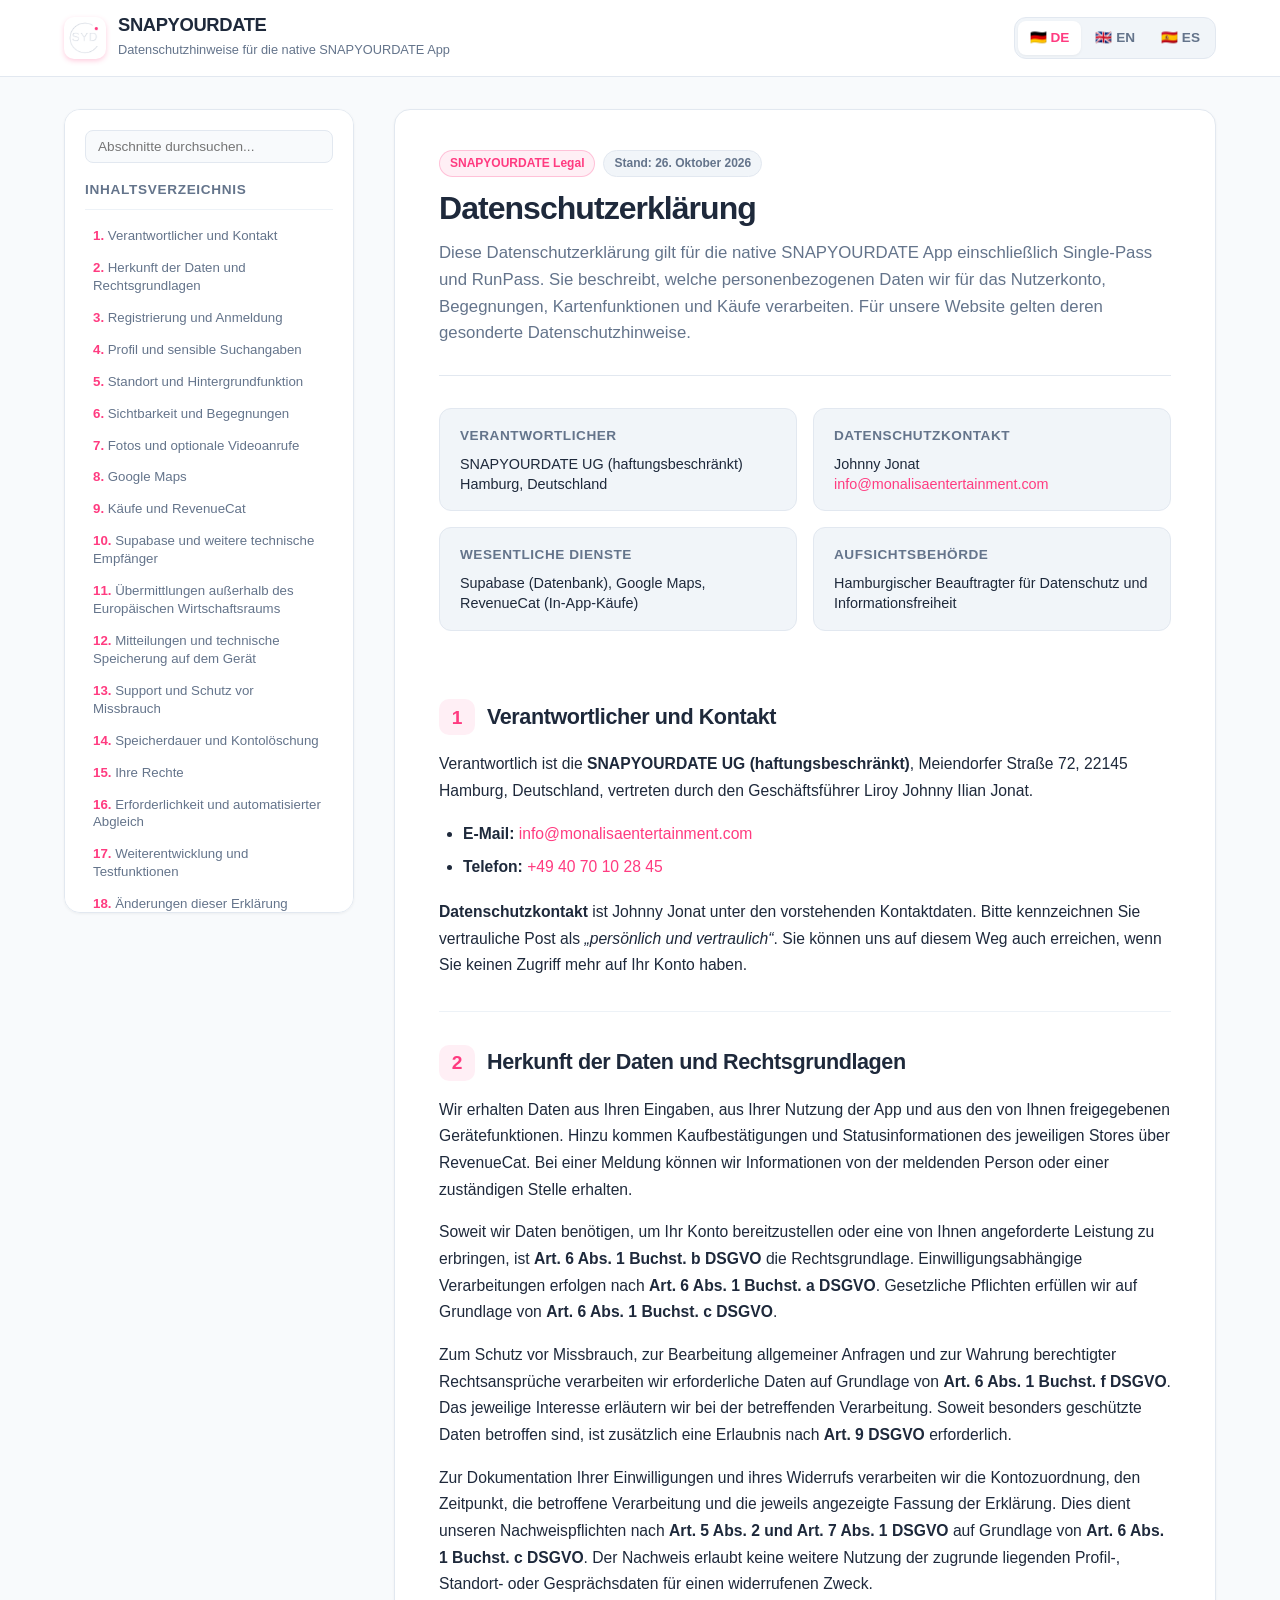
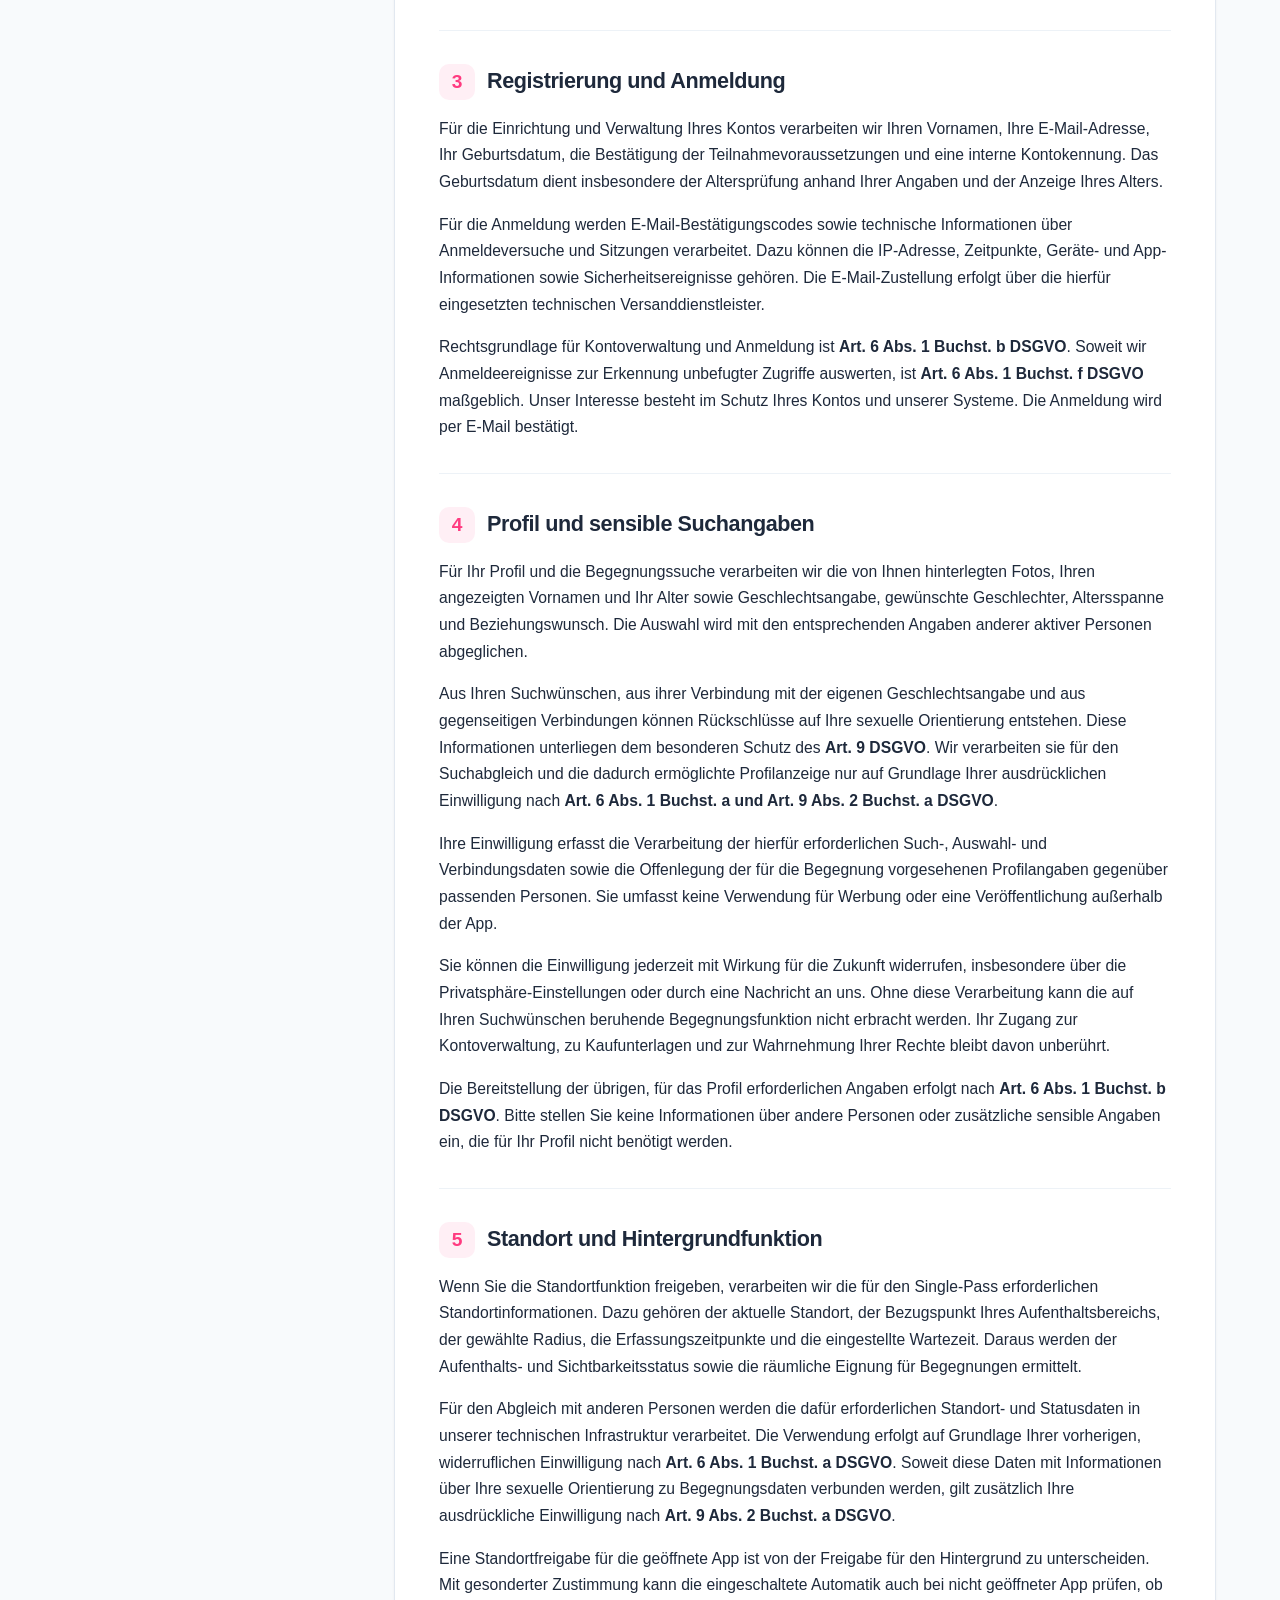
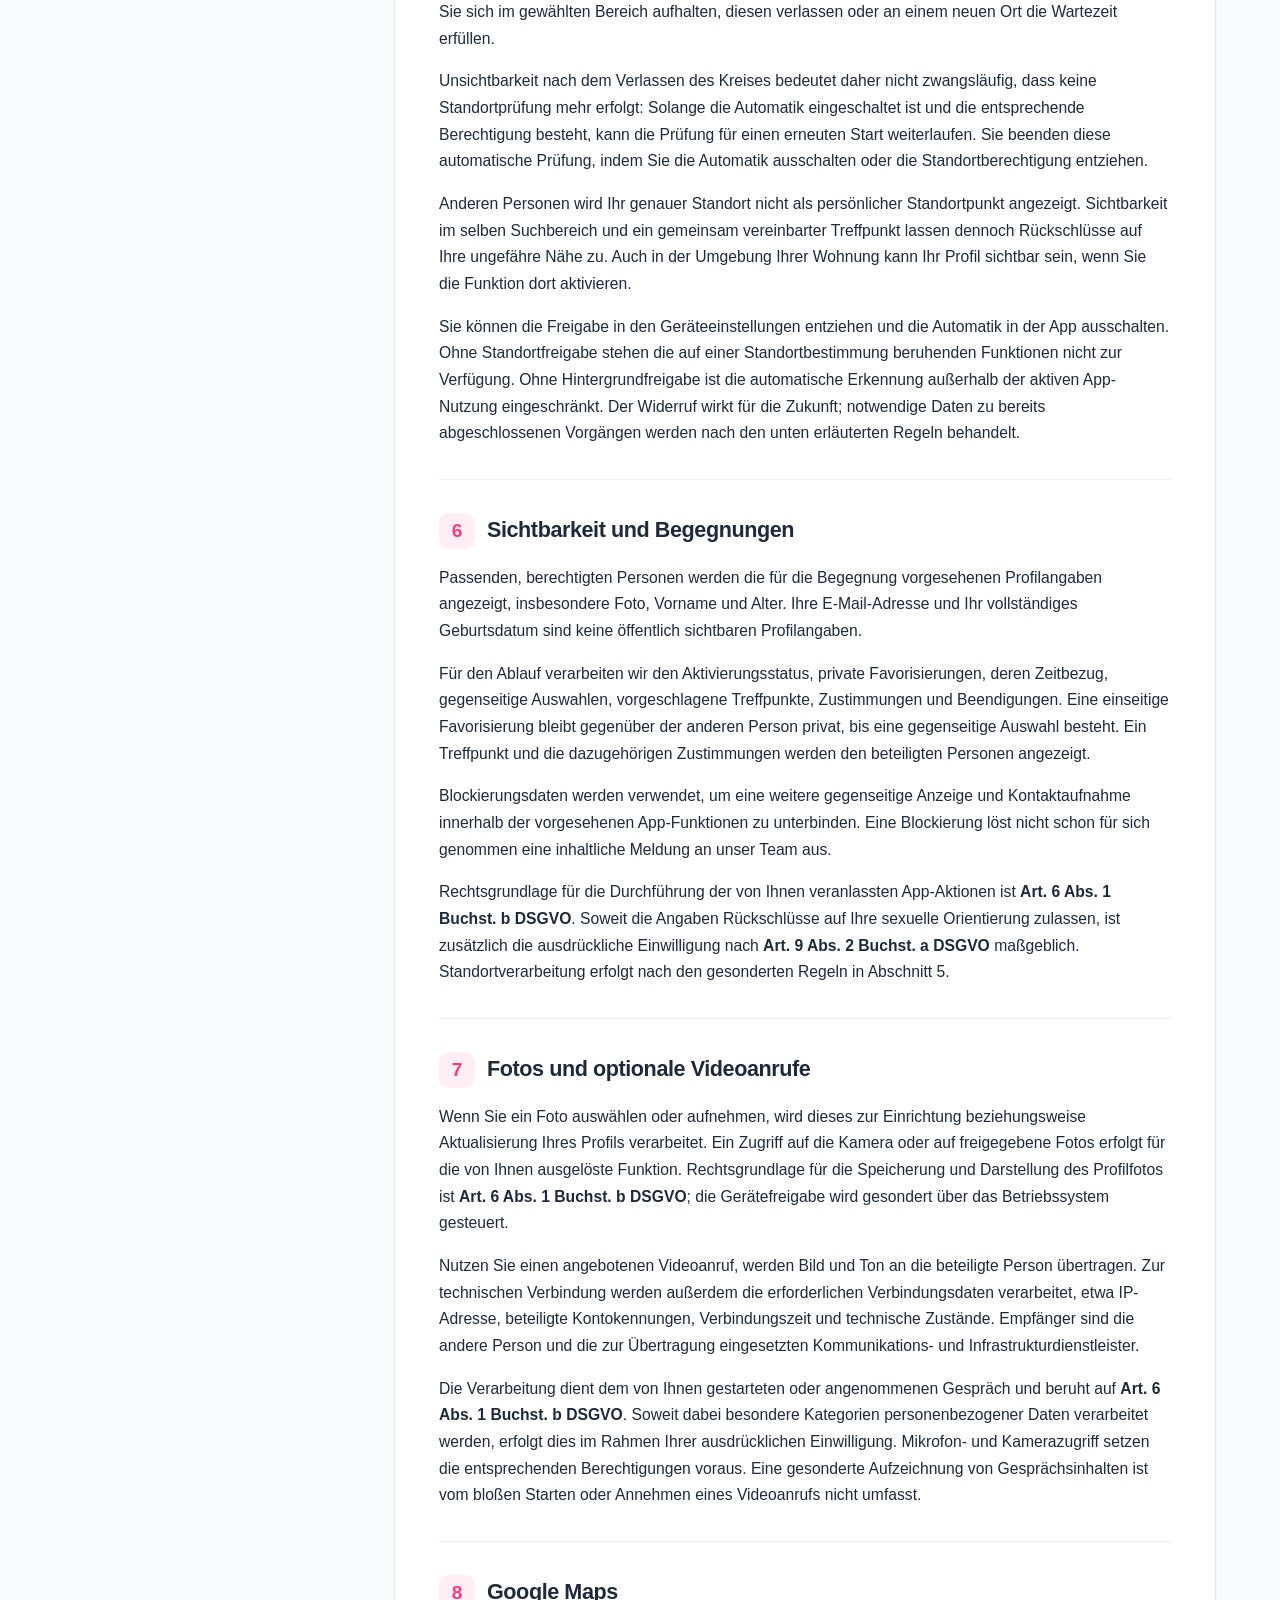
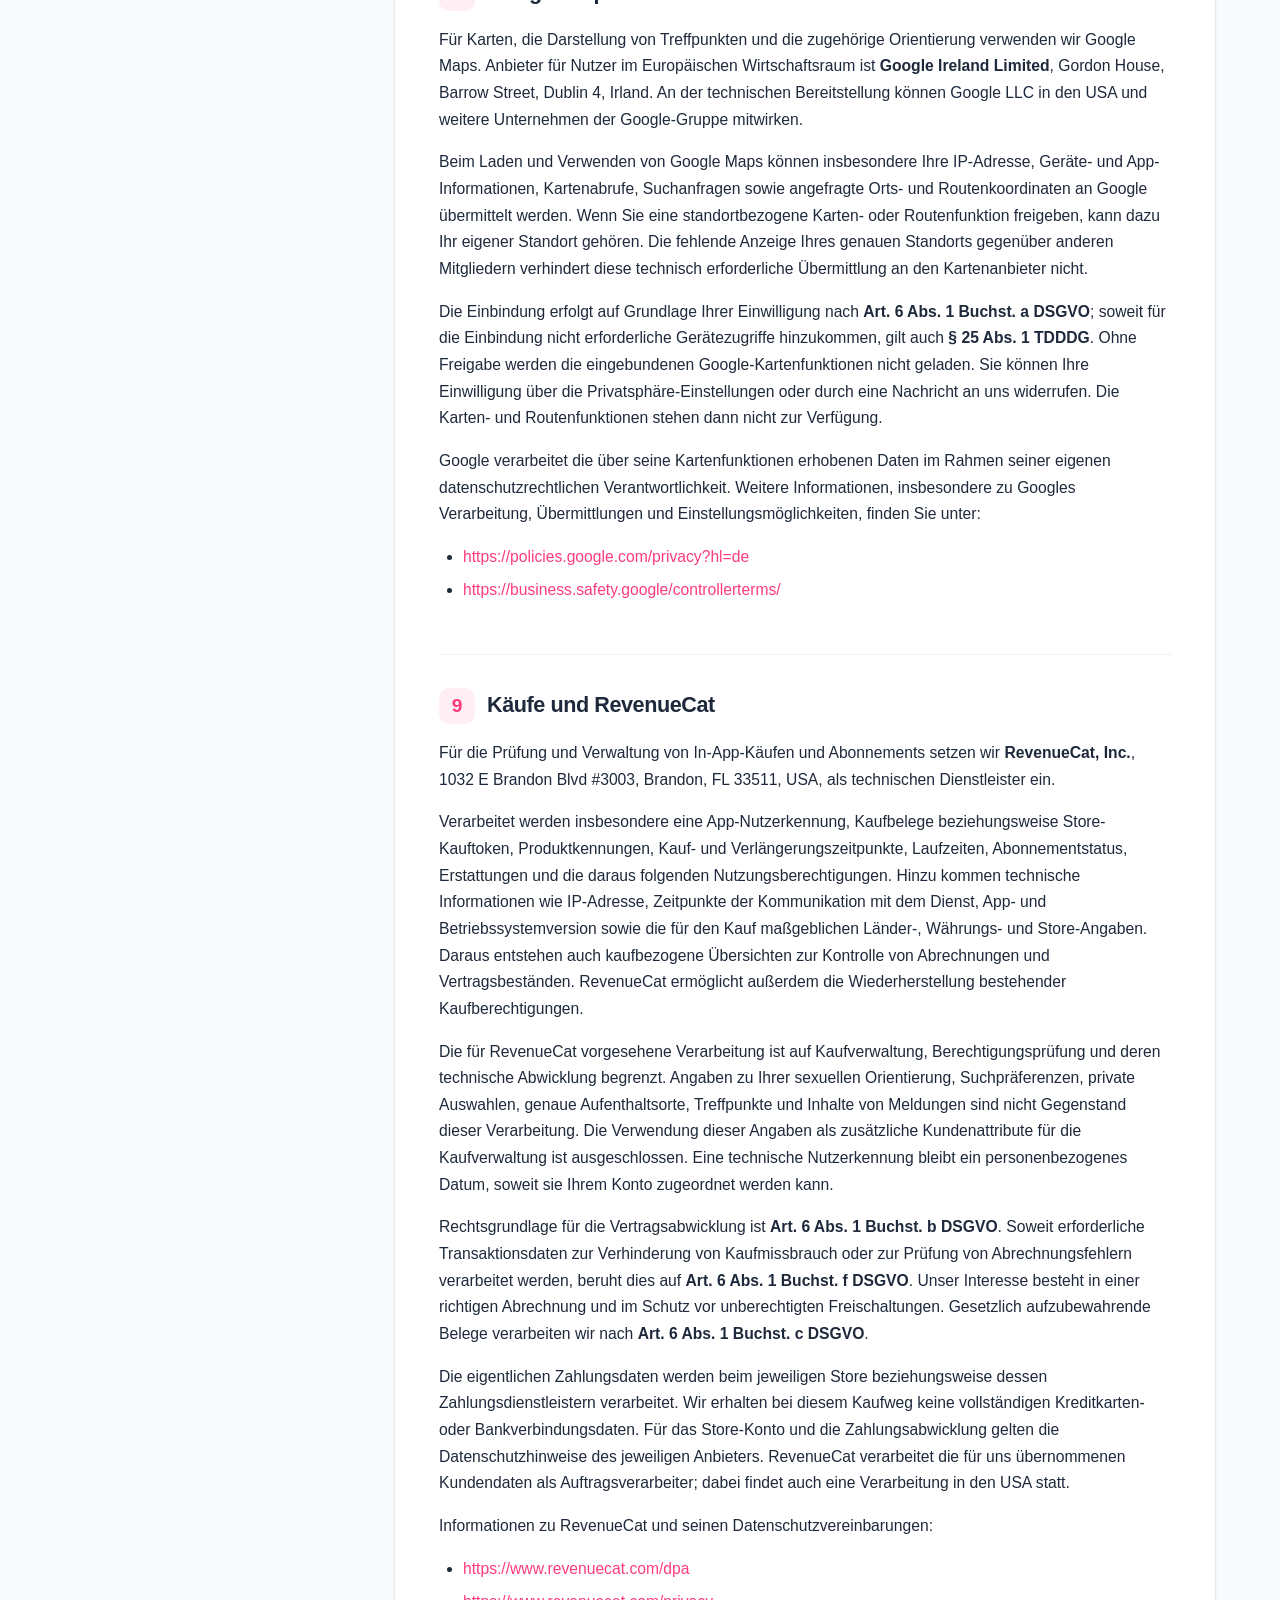
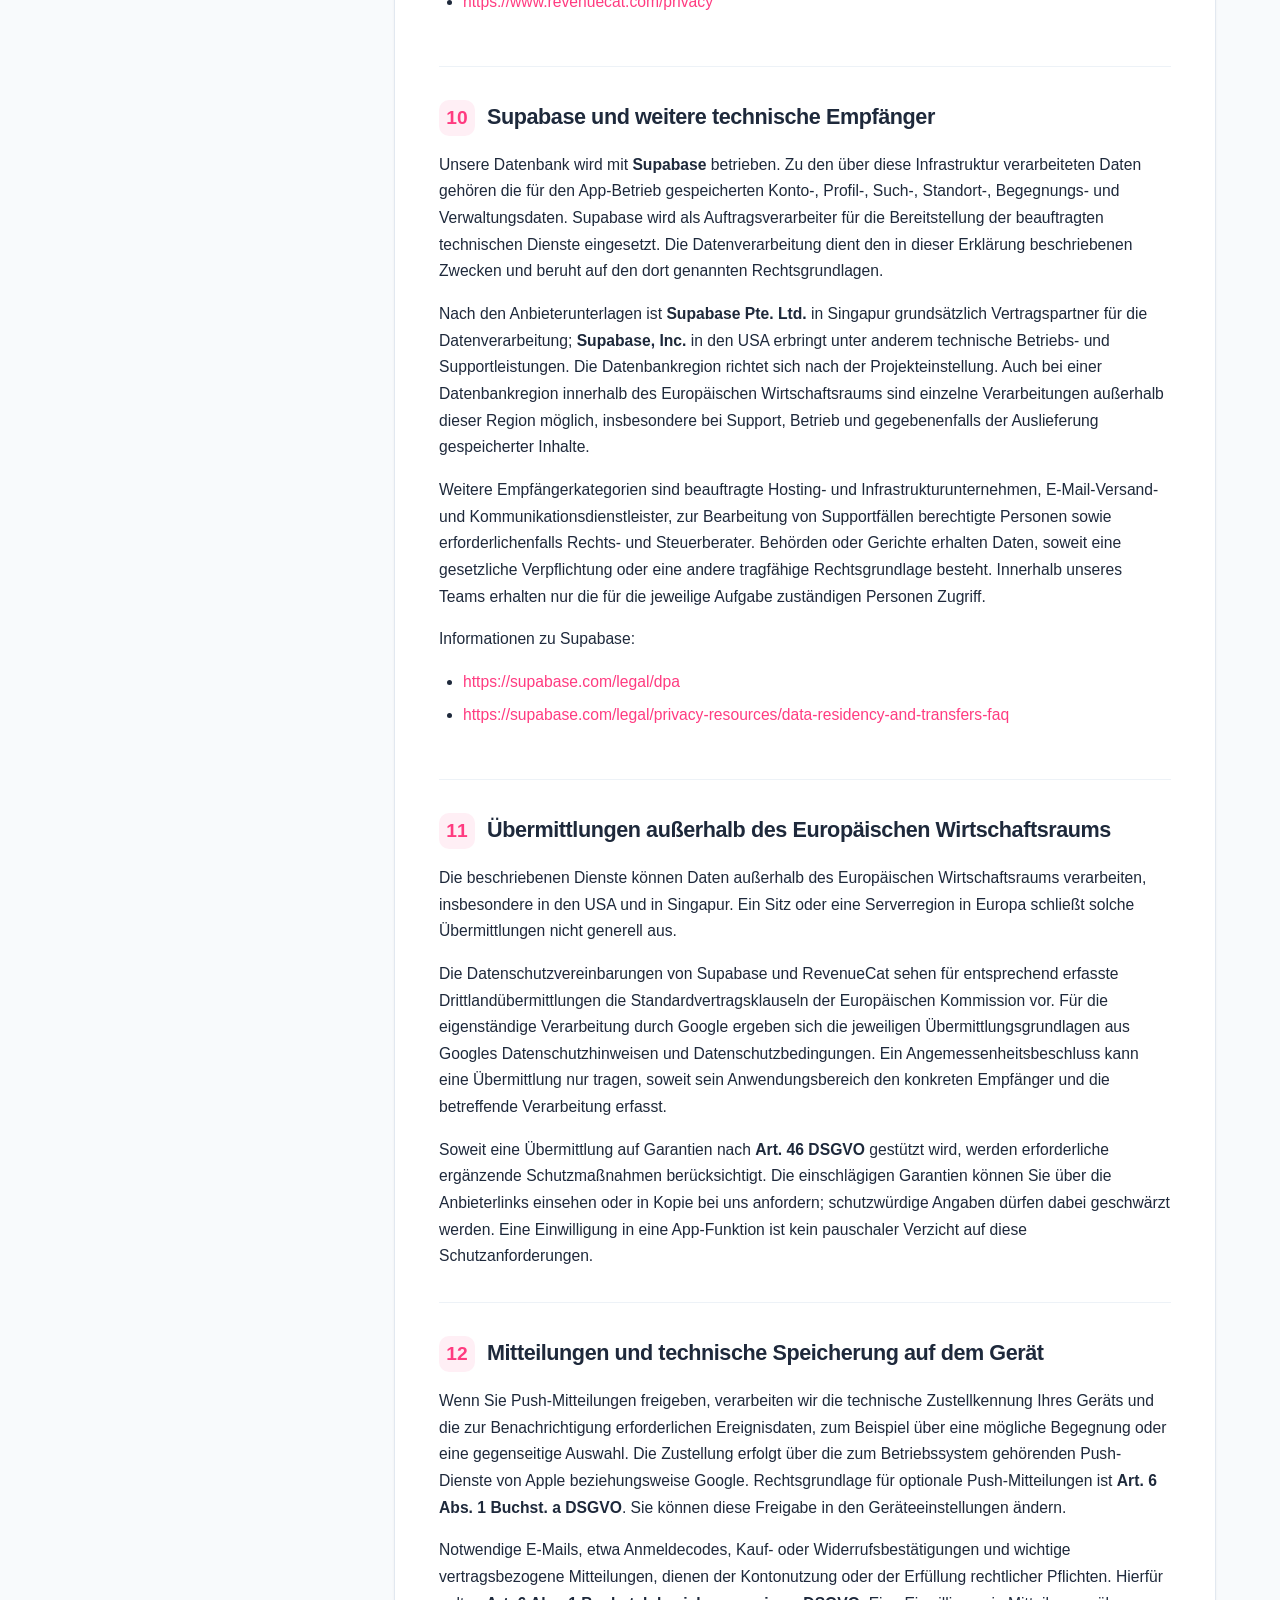
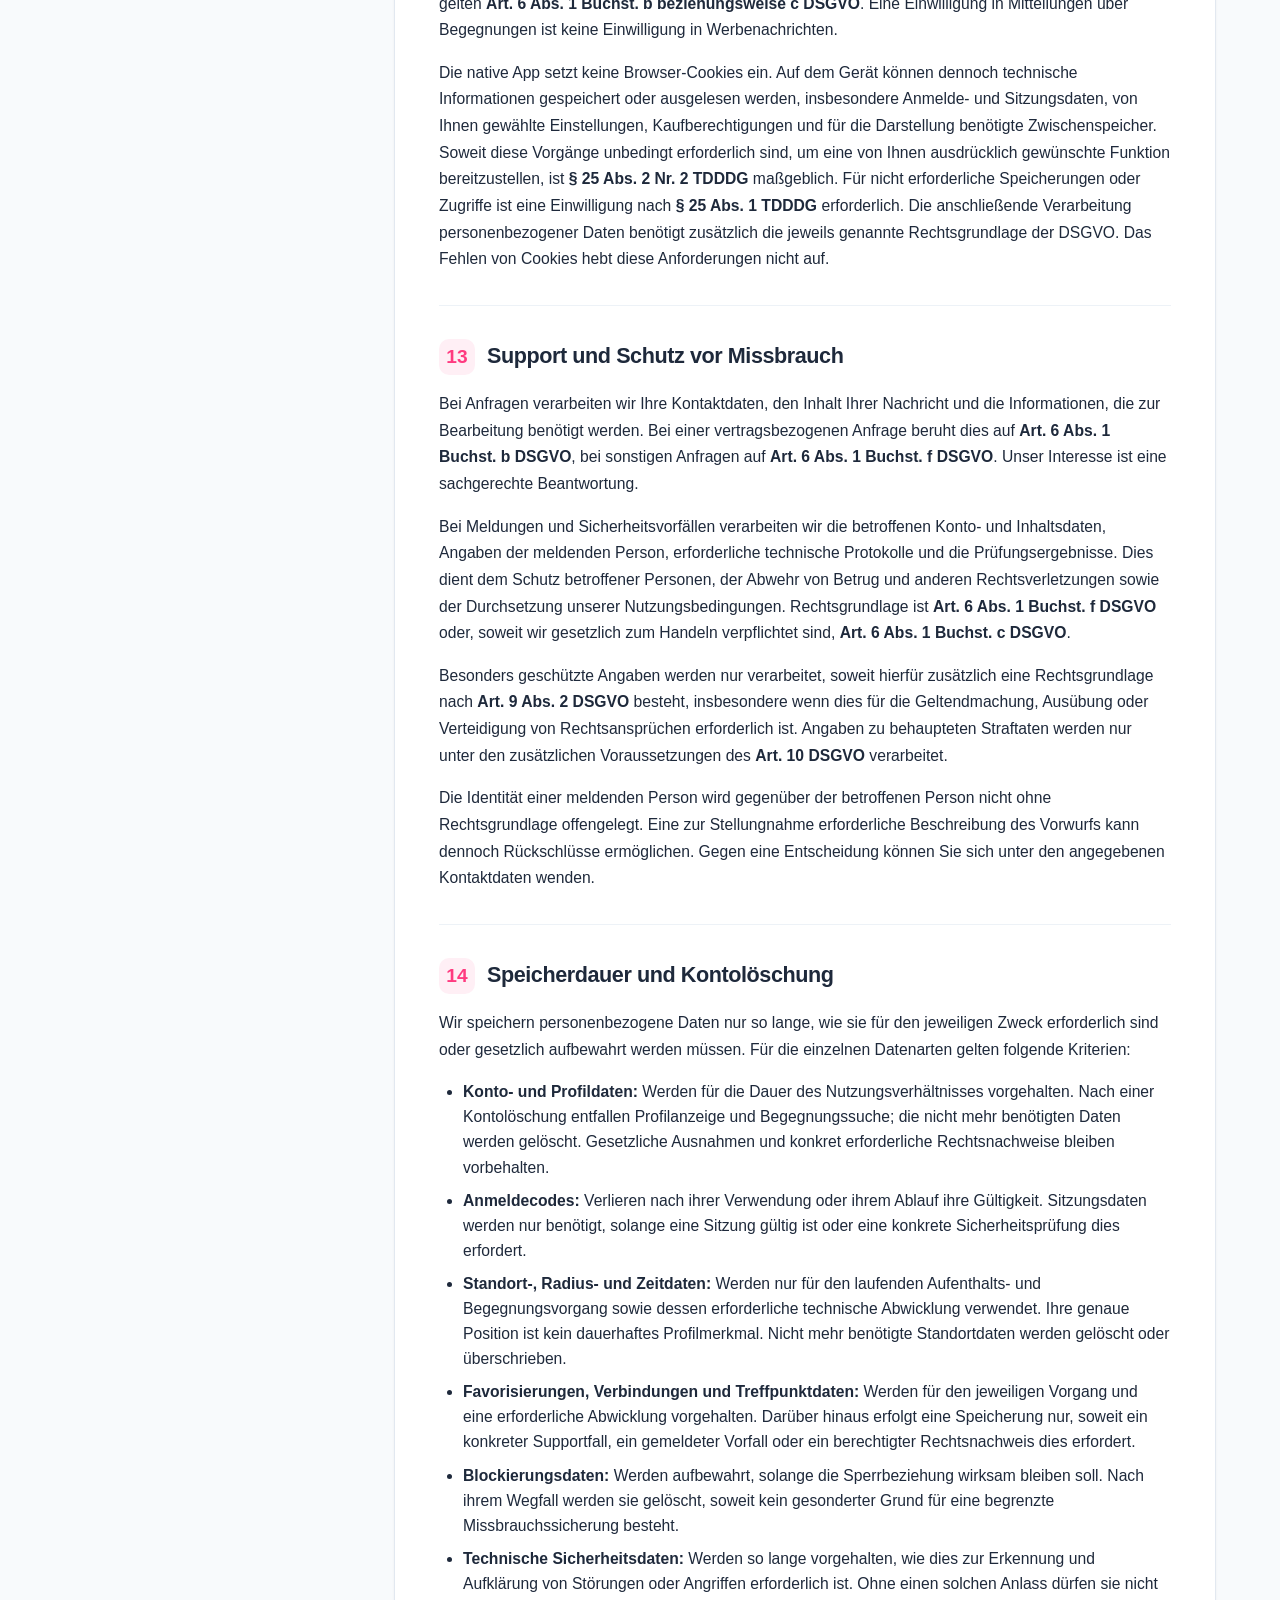
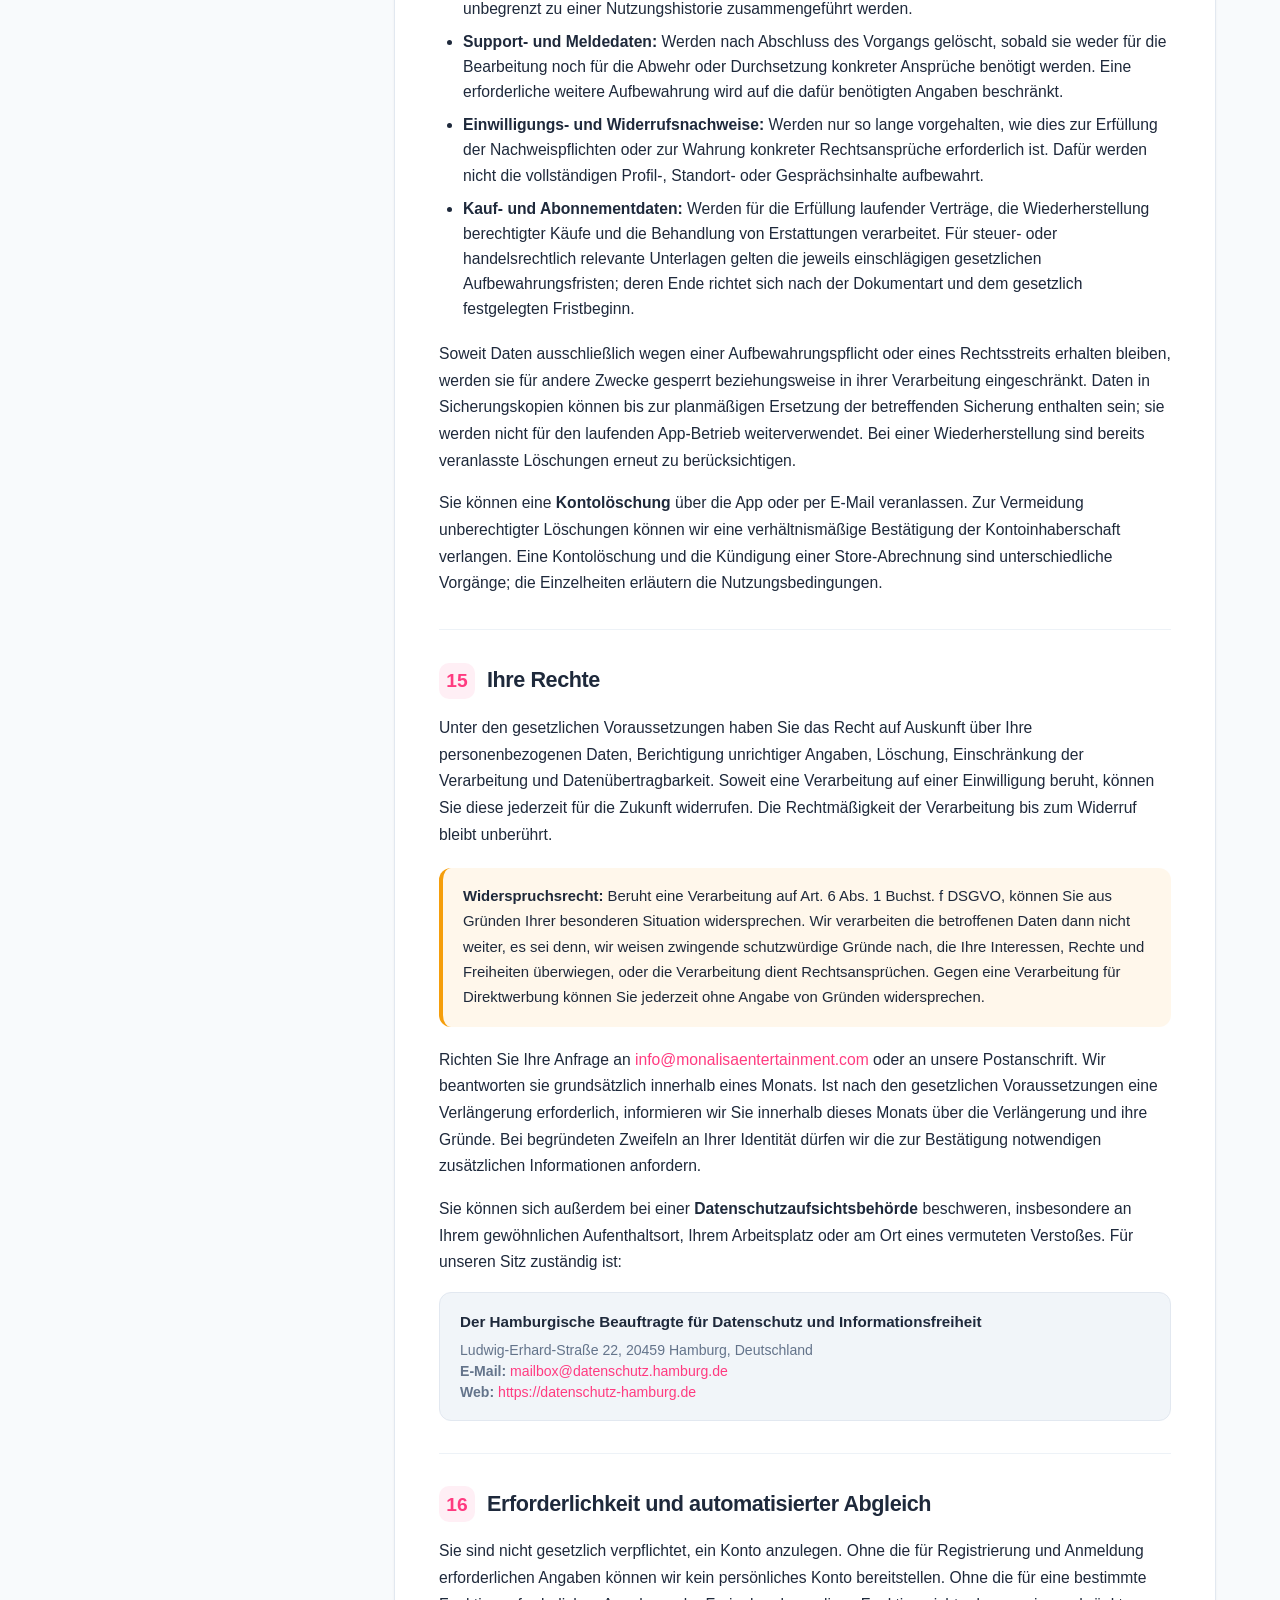
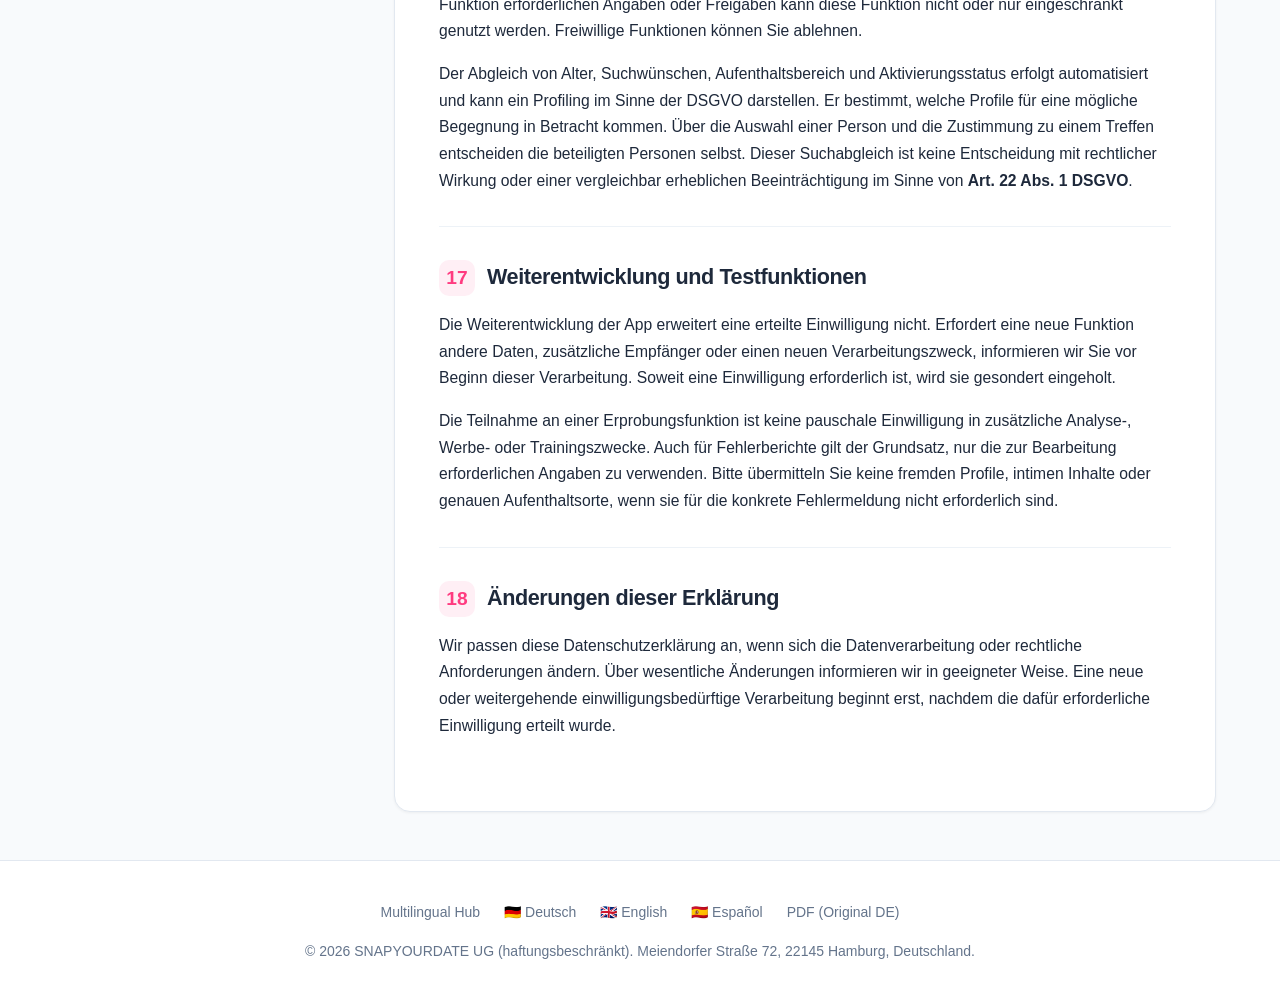
<file: privacy-de.html>
<!DOCTYPE html>
<html lang="de">
<head>
    <meta charset="UTF-8">
    <meta name="viewport" content="width=device-width, initial-scale=1.0">
    <title>Datenschutzerklärung – SNAPYOURDATE</title>
    <meta name="description" content="Datenschutzhinweise für die native SNAPYOURDATE App - SNAPYOURDATE">
    <link rel="icon" type="image/png" href="SYD_App_Icon_Transparent.png">
    <link rel="stylesheet" href="style.css">
</head>
<body>
    <header class="header">
        <div class="header-container">
            <a href="index.html" class="brand">
                <img src="SYD_App_Icon_Transparent.png" alt="SNAPYOURDATE Logo">
                <div class="brand-text">
                    <h1>SNAPYOURDATE</h1>
                    <span>Datenschutzhinweise für die native SNAPYOURDATE App</span>
                </div>
            </a>
            
    <div class="lang-switcher">
        <a href="privacy-de.html" class="lang-btn active">🇩🇪 DE</a>
        <a href="privacy-en.html" class="lang-btn ">🇬🇧 EN</a>
        <a href="privacy-es.html" class="lang-btn ">🇪🇸 ES</a>
    </div>
    
        </div>
    </header>

    <div class="main-layout">
        <aside class="sidebar">
            <div class="search-box">
                <input type="text" class="search-input" id="searchInput" placeholder="Abschnitte durchsuchen...">
            </div>
            <h3>Inhaltsverzeichnis</h3>
            <ul class="toc-list" id="tocList">
                <li><a href="#sec-1" class="toc-link"><span style="color:var(--primary);font-weight:700;">1.</span> Verantwortlicher und Kontakt</a></li>
<li><a href="#sec-2" class="toc-link"><span style="color:var(--primary);font-weight:700;">2.</span> Herkunft der Daten und Rechtsgrundlagen</a></li>
<li><a href="#sec-3" class="toc-link"><span style="color:var(--primary);font-weight:700;">3.</span> Registrierung und Anmeldung</a></li>
<li><a href="#sec-4" class="toc-link"><span style="color:var(--primary);font-weight:700;">4.</span> Profil und sensible Suchangaben</a></li>
<li><a href="#sec-5" class="toc-link"><span style="color:var(--primary);font-weight:700;">5.</span> Standort und Hintergrundfunktion</a></li>
<li><a href="#sec-6" class="toc-link"><span style="color:var(--primary);font-weight:700;">6.</span> Sichtbarkeit und Begegnungen</a></li>
<li><a href="#sec-7" class="toc-link"><span style="color:var(--primary);font-weight:700;">7.</span> Fotos und optionale Videoanrufe</a></li>
<li><a href="#sec-8" class="toc-link"><span style="color:var(--primary);font-weight:700;">8.</span> Google Maps</a></li>
<li><a href="#sec-9" class="toc-link"><span style="color:var(--primary);font-weight:700;">9.</span> Käufe und RevenueCat</a></li>
<li><a href="#sec-10" class="toc-link"><span style="color:var(--primary);font-weight:700;">10.</span> Supabase und weitere technische Empfänger</a></li>
<li><a href="#sec-11" class="toc-link"><span style="color:var(--primary);font-weight:700;">11.</span> Übermittlungen außerhalb des Europäischen Wirtschaftsraums</a></li>
<li><a href="#sec-12" class="toc-link"><span style="color:var(--primary);font-weight:700;">12.</span> Mitteilungen und technische Speicherung auf dem Gerät</a></li>
<li><a href="#sec-13" class="toc-link"><span style="color:var(--primary);font-weight:700;">13.</span> Support und Schutz vor Missbrauch</a></li>
<li><a href="#sec-14" class="toc-link"><span style="color:var(--primary);font-weight:700;">14.</span> Speicherdauer und Kontolöschung</a></li>
<li><a href="#sec-15" class="toc-link"><span style="color:var(--primary);font-weight:700;">15.</span> Ihre Rechte</a></li>
<li><a href="#sec-16" class="toc-link"><span style="color:var(--primary);font-weight:700;">16.</span> Erforderlichkeit und automatisierter Abgleich</a></li>
<li><a href="#sec-17" class="toc-link"><span style="color:var(--primary);font-weight:700;">17.</span> Weiterentwicklung und Testfunktionen</a></li>
<li><a href="#sec-18" class="toc-link"><span style="color:var(--primary);font-weight:700;">18.</span> Änderungen dieser Erklärung</a></li>

            </ul>
        </aside>

        <main class="content-area">
            <div class="hero-banner">
                <div class="badge-row">
                    <span class="badge">SNAPYOURDATE Legal</span>
                    <span class="badge badge-date">Stand: 26. Oktober 2026</span>
                </div>
                <h1>Datenschutzerklärung</h1>
                <p class="intro-lead">Diese Datenschutzerklärung gilt für die native SNAPYOURDATE App einschließlich Single-Pass und RunPass. Sie beschreibt, welche personenbezogenen Daten wir für das Nutzerkonto, Begegnungen, Kartenfunktionen und Käufe verarbeiten. Für unsere Website gelten deren gesonderte Datenschutzhinweise.</p>
            </div>

            <div class="quick-cards">
                
        <div class="quick-card">
            <h4>Verantwortlicher</h4>
            <p>SNAPYOURDATE UG (haftungsbeschränkt)<br>Hamburg, Deutschland</p>
        </div>
        
        <div class="quick-card">
            <h4>Datenschutzkontakt</h4>
            <p>Johnny Jonat<br><a href='mailto:info@monalisaentertainment.com'>info@monalisaentertainment.com</a></p>
        </div>
        
        <div class="quick-card">
            <h4>Wesentliche Dienste</h4>
            <p>Supabase (Datenbank), Google Maps, RevenueCat (In-App-Käufe)</p>
        </div>
        
        <div class="quick-card">
            <h4>Aufsichtsbehörde</h4>
            <p>Hamburgischer Beauftragter für Datenschutz und Informationsfreiheit</p>
        </div>
        
            </div>

            <div id="sectionsContainer">
                
        <article id="sec-1" class="policy-section">
            <header class="section-header">
                <span class="section-num">1</span>
                <h2 class="section-title">Verantwortlicher und Kontakt</h2>
            </header>
            <div class="section-body">
                <p>Verantwortlich ist die <strong>SNAPYOURDATE UG (haftungsbeschränkt)</strong>, Meiendorfer Straße 72, 22145 Hamburg, Deutschland, vertreten durch den Geschäftsführer Liroy Johnny Ilian Jonat.</p>
<ul>
    <li><strong>E-Mail:</strong> <a href="mailto:info@monalisaentertainment.com">info@monalisaentertainment.com</a></li>
    <li><strong>Telefon:</strong> <a href="tel:+494070102845">+49 40 70 10 28 45</a></li>
</ul>
<p><strong>Datenschutzkontakt</strong> ist Johnny Jonat unter den vorstehenden Kontaktdaten. Bitte kennzeichnen Sie vertrauliche Post als <em>„persönlich und vertraulich“</em>. Sie können uns auf diesem Weg auch erreichen, wenn Sie keinen Zugriff mehr auf Ihr Konto haben.</p>
            </div>
        </article>
        
        <article id="sec-2" class="policy-section">
            <header class="section-header">
                <span class="section-num">2</span>
                <h2 class="section-title">Herkunft der Daten und Rechtsgrundlagen</h2>
            </header>
            <div class="section-body">
                <p>Wir erhalten Daten aus Ihren Eingaben, aus Ihrer Nutzung der App und aus den von Ihnen freigegebenen Gerätefunktionen. Hinzu kommen Kaufbestätigungen und Statusinformationen des jeweiligen Stores über RevenueCat. Bei einer Meldung können wir Informationen von der meldenden Person oder einer zuständigen Stelle erhalten.</p>
<p>Soweit wir Daten benötigen, um Ihr Konto bereitzustellen oder eine von Ihnen angeforderte Leistung zu erbringen, ist <strong>Art. 6 Abs. 1 Buchst. b DSGVO</strong> die Rechtsgrundlage. Einwilligungsabhängige Verarbeitungen erfolgen nach <strong>Art. 6 Abs. 1 Buchst. a DSGVO</strong>. Gesetzliche Pflichten erfüllen wir auf Grundlage von <strong>Art. 6 Abs. 1 Buchst. c DSGVO</strong>.</p>
<p>Zum Schutz vor Missbrauch, zur Bearbeitung allgemeiner Anfragen und zur Wahrung berechtigter Rechtsansprüche verarbeiten wir erforderliche Daten auf Grundlage von <strong>Art. 6 Abs. 1 Buchst. f DSGVO</strong>. Das jeweilige Interesse erläutern wir bei der betreffenden Verarbeitung. Soweit besonders geschützte Daten betroffen sind, ist zusätzlich eine Erlaubnis nach <strong>Art. 9 DSGVO</strong> erforderlich.</p>
<p>Zur Dokumentation Ihrer Einwilligungen und ihres Widerrufs verarbeiten wir die Kontozuordnung, den Zeitpunkt, die betroffene Verarbeitung und die jeweils angezeigte Fassung der Erklärung. Dies dient unseren Nachweispflichten nach <strong>Art. 5 Abs. 2 und Art. 7 Abs. 1 DSGVO</strong> auf Grundlage von <strong>Art. 6 Abs. 1 Buchst. c DSGVO</strong>. Der Nachweis erlaubt keine weitere Nutzung der zugrunde liegenden Profil-, Standort- oder Gesprächsdaten für einen widerrufenen Zweck.</p>
            </div>
        </article>
        
        <article id="sec-3" class="policy-section">
            <header class="section-header">
                <span class="section-num">3</span>
                <h2 class="section-title">Registrierung und Anmeldung</h2>
            </header>
            <div class="section-body">
                <p>Für die Einrichtung und Verwaltung Ihres Kontos verarbeiten wir Ihren Vornamen, Ihre E-Mail-Adresse, Ihr Geburtsdatum, die Bestätigung der Teilnahmevoraussetzungen und eine interne Kontokennung. Das Geburtsdatum dient insbesondere der Altersprüfung anhand Ihrer Angaben und der Anzeige Ihres Alters.</p>
<p>Für die Anmeldung werden E-Mail-Bestätigungscodes sowie technische Informationen über Anmeldeversuche und Sitzungen verarbeitet. Dazu können die IP-Adresse, Zeitpunkte, Geräte- und App-Informationen sowie Sicherheitsereignisse gehören. Die E-Mail-Zustellung erfolgt über die hierfür eingesetzten technischen Versanddienstleister.</p>
<p>Rechtsgrundlage für Kontoverwaltung und Anmeldung ist <strong>Art. 6 Abs. 1 Buchst. b DSGVO</strong>. Soweit wir Anmeldeereignisse zur Erkennung unbefugter Zugriffe auswerten, ist <strong>Art. 6 Abs. 1 Buchst. f DSGVO</strong> maßgeblich. Unser Interesse besteht im Schutz Ihres Kontos und unserer Systeme. Die Anmeldung wird per E-Mail bestätigt.</p>
            </div>
        </article>
        
        <article id="sec-4" class="policy-section">
            <header class="section-header">
                <span class="section-num">4</span>
                <h2 class="section-title">Profil und sensible Suchangaben</h2>
            </header>
            <div class="section-body">
                <p>Für Ihr Profil und die Begegnungssuche verarbeiten wir die von Ihnen hinterlegten Fotos, Ihren angezeigten Vornamen und Ihr Alter sowie Geschlechtsangabe, gewünschte Geschlechter, Altersspanne und Beziehungswunsch. Die Auswahl wird mit den entsprechenden Angaben anderer aktiver Personen abgeglichen.</p>
<p>Aus Ihren Suchwünschen, aus ihrer Verbindung mit der eigenen Geschlechtsangabe und aus gegenseitigen Verbindungen können Rückschlüsse auf Ihre sexuelle Orientierung entstehen. Diese Informationen unterliegen dem besonderen Schutz des <strong>Art. 9 DSGVO</strong>. Wir verarbeiten sie für den Suchabgleich und die dadurch ermöglichte Profilanzeige nur auf Grundlage Ihrer ausdrücklichen Einwilligung nach <strong>Art. 6 Abs. 1 Buchst. a und Art. 9 Abs. 2 Buchst. a DSGVO</strong>.</p>
<p>Ihre Einwilligung erfasst die Verarbeitung der hierfür erforderlichen Such-, Auswahl- und Verbindungsdaten sowie die Offenlegung der für die Begegnung vorgesehenen Profilangaben gegenüber passenden Personen. Sie umfasst keine Verwendung für Werbung oder eine Veröffentlichung außerhalb der App.</p>
<p>Sie können die Einwilligung jederzeit mit Wirkung für die Zukunft widerrufen, insbesondere über die Privatsphäre-Einstellungen oder durch eine Nachricht an uns. Ohne diese Verarbeitung kann die auf Ihren Suchwünschen beruhende Begegnungsfunktion nicht erbracht werden. Ihr Zugang zur Kontoverwaltung, zu Kaufunterlagen und zur Wahrnehmung Ihrer Rechte bleibt davon unberührt.</p>
<p>Die Bereitstellung der übrigen, für das Profil erforderlichen Angaben erfolgt nach <strong>Art. 6 Abs. 1 Buchst. b DSGVO</strong>. Bitte stellen Sie keine Informationen über andere Personen oder zusätzliche sensible Angaben ein, die für Ihr Profil nicht benötigt werden.</p>
            </div>
        </article>
        
        <article id="sec-5" class="policy-section">
            <header class="section-header">
                <span class="section-num">5</span>
                <h2 class="section-title">Standort und Hintergrundfunktion</h2>
            </header>
            <div class="section-body">
                <p>Wenn Sie die Standortfunktion freigeben, verarbeiten wir die für den Single-Pass erforderlichen Standortinformationen. Dazu gehören der aktuelle Standort, der Bezugspunkt Ihres Aufenthaltsbereichs, der gewählte Radius, die Erfassungszeitpunkte und die eingestellte Wartezeit. Daraus werden der Aufenthalts- und Sichtbarkeitsstatus sowie die räumliche Eignung für Begegnungen ermittelt.</p>
<p>Für den Abgleich mit anderen Personen werden die dafür erforderlichen Standort- und Statusdaten in unserer technischen Infrastruktur verarbeitet. Die Verwendung erfolgt auf Grundlage Ihrer vorherigen, widerruflichen Einwilligung nach <strong>Art. 6 Abs. 1 Buchst. a DSGVO</strong>. Soweit diese Daten mit Informationen über Ihre sexuelle Orientierung zu Begegnungsdaten verbunden werden, gilt zusätzlich Ihre ausdrückliche Einwilligung nach <strong>Art. 9 Abs. 2 Buchst. a DSGVO</strong>.</p>
<p>Eine Standortfreigabe für die geöffnete App ist von der Freigabe für den Hintergrund zu unterscheiden. Mit gesonderter Zustimmung kann die eingeschaltete Automatik auch bei nicht geöffneter App prüfen, ob Sie sich im gewählten Bereich aufhalten, diesen verlassen oder an einem neuen Ort die Wartezeit erfüllen.</p>
<p>Unsichtbarkeit nach dem Verlassen des Kreises bedeutet daher nicht zwangsläufig, dass keine Standortprüfung mehr erfolgt: Solange die Automatik eingeschaltet ist und die entsprechende Berechtigung besteht, kann die Prüfung für einen erneuten Start weiterlaufen. Sie beenden diese automatische Prüfung, indem Sie die Automatik ausschalten oder die Standortberechtigung entziehen.</p>
<p>Anderen Personen wird Ihr genauer Standort nicht als persönlicher Standortpunkt angezeigt. Sichtbarkeit im selben Suchbereich und ein gemeinsam vereinbarter Treffpunkt lassen dennoch Rückschlüsse auf Ihre ungefähre Nähe zu. Auch in der Umgebung Ihrer Wohnung kann Ihr Profil sichtbar sein, wenn Sie die Funktion dort aktivieren.</p>
<p>Sie können die Freigabe in den Geräteeinstellungen entziehen und die Automatik in der App ausschalten. Ohne Standortfreigabe stehen die auf einer Standortbestimmung beruhenden Funktionen nicht zur Verfügung. Ohne Hintergrundfreigabe ist die automatische Erkennung außerhalb der aktiven App-Nutzung eingeschränkt. Der Widerruf wirkt für die Zukunft; notwendige Daten zu bereits abgeschlossenen Vorgängen werden nach den unten erläuterten Regeln behandelt.</p>
            </div>
        </article>
        
        <article id="sec-6" class="policy-section">
            <header class="section-header">
                <span class="section-num">6</span>
                <h2 class="section-title">Sichtbarkeit und Begegnungen</h2>
            </header>
            <div class="section-body">
                <p>Passenden, berechtigten Personen werden die für die Begegnung vorgesehenen Profilangaben angezeigt, insbesondere Foto, Vorname und Alter. Ihre E-Mail-Adresse und Ihr vollständiges Geburtsdatum sind keine öffentlich sichtbaren Profilangaben.</p>
<p>Für den Ablauf verarbeiten wir den Aktivierungsstatus, private Favorisierungen, deren Zeitbezug, gegenseitige Auswahlen, vorgeschlagene Treffpunkte, Zustimmungen und Beendigungen. Eine einseitige Favorisierung bleibt gegenüber der anderen Person privat, bis eine gegenseitige Auswahl besteht. Ein Treffpunkt und die dazugehörigen Zustimmungen werden den beteiligten Personen angezeigt.</p>
<p>Blockierungsdaten werden verwendet, um eine weitere gegenseitige Anzeige und Kontaktaufnahme innerhalb der vorgesehenen App-Funktionen zu unterbinden. Eine Blockierung löst nicht schon für sich genommen eine inhaltliche Meldung an unser Team aus.</p>
<p>Rechtsgrundlage für die Durchführung der von Ihnen veranlassten App-Aktionen ist <strong>Art. 6 Abs. 1 Buchst. b DSGVO</strong>. Soweit die Angaben Rückschlüsse auf Ihre sexuelle Orientierung zulassen, ist zusätzlich die ausdrückliche Einwilligung nach <strong>Art. 9 Abs. 2 Buchst. a DSGVO</strong> maßgeblich. Standortverarbeitung erfolgt nach den gesonderten Regeln in Abschnitt 5.</p>
            </div>
        </article>
        
        <article id="sec-7" class="policy-section">
            <header class="section-header">
                <span class="section-num">7</span>
                <h2 class="section-title">Fotos und optionale Videoanrufe</h2>
            </header>
            <div class="section-body">
                <p>Wenn Sie ein Foto auswählen oder aufnehmen, wird dieses zur Einrichtung beziehungsweise Aktualisierung Ihres Profils verarbeitet. Ein Zugriff auf die Kamera oder auf freigegebene Fotos erfolgt für die von Ihnen ausgelöste Funktion. Rechtsgrundlage für die Speicherung und Darstellung des Profilfotos ist <strong>Art. 6 Abs. 1 Buchst. b DSGVO</strong>; die Gerätefreigabe wird gesondert über das Betriebssystem gesteuert.</p>
<p>Nutzen Sie einen angebotenen Videoanruf, werden Bild und Ton an die beteiligte Person übertragen. Zur technischen Verbindung werden außerdem die erforderlichen Verbindungsdaten verarbeitet, etwa IP-Adresse, beteiligte Kontokennungen, Verbindungszeit und technische Zustände. Empfänger sind die andere Person und die zur Übertragung eingesetzten Kommunikations- und Infrastrukturdienstleister.</p>
<p>Die Verarbeitung dient dem von Ihnen gestarteten oder angenommenen Gespräch und beruht auf <strong>Art. 6 Abs. 1 Buchst. b DSGVO</strong>. Soweit dabei besondere Kategorien personenbezogener Daten verarbeitet werden, erfolgt dies im Rahmen Ihrer ausdrücklichen Einwilligung. Mikrofon- und Kamerazugriff setzen die entsprechenden Berechtigungen voraus. Eine gesonderte Aufzeichnung von Gesprächsinhalten ist vom bloßen Starten oder Annehmen eines Videoanrufs nicht umfasst.</p>
            </div>
        </article>
        
        <article id="sec-8" class="policy-section">
            <header class="section-header">
                <span class="section-num">8</span>
                <h2 class="section-title">Google Maps</h2>
            </header>
            <div class="section-body">
                <p>Für Karten, die Darstellung von Treffpunkten und die zugehörige Orientierung verwenden wir Google Maps. Anbieter für Nutzer im Europäischen Wirtschaftsraum ist <strong>Google Ireland Limited</strong>, Gordon House, Barrow Street, Dublin 4, Irland. An der technischen Bereitstellung können Google LLC in den USA und weitere Unternehmen der Google-Gruppe mitwirken.</p>
<p>Beim Laden und Verwenden von Google Maps können insbesondere Ihre IP-Adresse, Geräte- und App-Informationen, Kartenabrufe, Suchanfragen sowie angefragte Orts- und Routenkoordinaten an Google übermittelt werden. Wenn Sie eine standortbezogene Karten- oder Routenfunktion freigeben, kann dazu Ihr eigener Standort gehören. Die fehlende Anzeige Ihres genauen Standorts gegenüber anderen Mitgliedern verhindert diese technisch erforderliche Übermittlung an den Kartenanbieter nicht.</p>
<p>Die Einbindung erfolgt auf Grundlage Ihrer Einwilligung nach <strong>Art. 6 Abs. 1 Buchst. a DSGVO</strong>; soweit für die Einbindung nicht erforderliche Gerätezugriffe hinzukommen, gilt auch <strong>§ 25 Abs. 1 TDDDG</strong>. Ohne Freigabe werden die eingebundenen Google-Kartenfunktionen nicht geladen. Sie können Ihre Einwilligung über die Privatsphäre-Einstellungen oder durch eine Nachricht an uns widerrufen. Die Karten- und Routenfunktionen stehen dann nicht zur Verfügung.</p>
<p>Google verarbeitet die über seine Kartenfunktionen erhobenen Daten im Rahmen seiner eigenen datenschutzrechtlichen Verantwortlichkeit. Weitere Informationen, insbesondere zu Googles Verarbeitung, Übermittlungen und Einstellungsmöglichkeiten, finden Sie unter:</p>
<ul>
    <li><a href="https://policies.google.com/privacy?hl=de" target="_blank" rel="noopener noreferrer">https://policies.google.com/privacy?hl=de</a></li>
    <li><a href="https://business.safety.google/controllerterms/" target="_blank" rel="noopener noreferrer">https://business.safety.google/controllerterms/</a></li>
</ul>
            </div>
        </article>
        
        <article id="sec-9" class="policy-section">
            <header class="section-header">
                <span class="section-num">9</span>
                <h2 class="section-title">Käufe und RevenueCat</h2>
            </header>
            <div class="section-body">
                <p>Für die Prüfung und Verwaltung von In-App-Käufen und Abonnements setzen wir <strong>RevenueCat, Inc.</strong>, 1032 E Brandon Blvd #3003, Brandon, FL 33511, USA, als technischen Dienstleister ein.</p>
<p>Verarbeitet werden insbesondere eine App-Nutzerkennung, Kaufbelege beziehungsweise Store-Kauftoken, Produktkennungen, Kauf- und Verlängerungszeitpunkte, Laufzeiten, Abonnementstatus, Erstattungen und die daraus folgenden Nutzungsberechtigungen. Hinzu kommen technische Informationen wie IP-Adresse, Zeitpunkte der Kommunikation mit dem Dienst, App- und Betriebssystemversion sowie die für den Kauf maßgeblichen Länder-, Währungs- und Store-Angaben. Daraus entstehen auch kaufbezogene Übersichten zur Kontrolle von Abrechnungen und Vertragsbeständen. RevenueCat ermöglicht außerdem die Wiederherstellung bestehender Kaufberechtigungen.</p>
<p>Die für RevenueCat vorgesehene Verarbeitung ist auf Kaufverwaltung, Berechtigungsprüfung und deren technische Abwicklung begrenzt. Angaben zu Ihrer sexuellen Orientierung, Suchpräferenzen, private Auswahlen, genaue Aufenthaltsorte, Treffpunkte und Inhalte von Meldungen sind nicht Gegenstand dieser Verarbeitung. Die Verwendung dieser Angaben als zusätzliche Kundenattribute für die Kaufverwaltung ist ausgeschlossen. Eine technische Nutzerkennung bleibt ein personenbezogenes Datum, soweit sie Ihrem Konto zugeordnet werden kann.</p>
<p>Rechtsgrundlage für die Vertragsabwicklung ist <strong>Art. 6 Abs. 1 Buchst. b DSGVO</strong>. Soweit erforderliche Transaktionsdaten zur Verhinderung von Kaufmissbrauch oder zur Prüfung von Abrechnungsfehlern verarbeitet werden, beruht dies auf <strong>Art. 6 Abs. 1 Buchst. f DSGVO</strong>. Unser Interesse besteht in einer richtigen Abrechnung und im Schutz vor unberechtigten Freischaltungen. Gesetzlich aufzubewahrende Belege verarbeiten wir nach <strong>Art. 6 Abs. 1 Buchst. c DSGVO</strong>.</p>
<p>Die eigentlichen Zahlungsdaten werden beim jeweiligen Store beziehungsweise dessen Zahlungsdienstleistern verarbeitet. Wir erhalten bei diesem Kaufweg keine vollständigen Kreditkarten- oder Bankverbindungsdaten. Für das Store-Konto und die Zahlungsabwicklung gelten die Datenschutzhinweise des jeweiligen Anbieters. RevenueCat verarbeitet die für uns übernommenen Kundendaten als Auftragsverarbeiter; dabei findet auch eine Verarbeitung in den USA statt.</p>
<p>Informationen zu RevenueCat und seinen Datenschutzvereinbarungen:</p>
<ul>
    <li><a href="https://www.revenuecat.com/dpa" target="_blank" rel="noopener noreferrer">https://www.revenuecat.com/dpa</a></li>
    <li><a href="https://www.revenuecat.com/privacy" target="_blank" rel="noopener noreferrer">https://www.revenuecat.com/privacy</a></li>
</ul>
            </div>
        </article>
        
        <article id="sec-10" class="policy-section">
            <header class="section-header">
                <span class="section-num">10</span>
                <h2 class="section-title">Supabase und weitere technische Empfänger</h2>
            </header>
            <div class="section-body">
                <p>Unsere Datenbank wird mit <strong>Supabase</strong> betrieben. Zu den über diese Infrastruktur verarbeiteten Daten gehören die für den App-Betrieb gespeicherten Konto-, Profil-, Such-, Standort-, Begegnungs- und Verwaltungsdaten. Supabase wird als Auftragsverarbeiter für die Bereitstellung der beauftragten technischen Dienste eingesetzt. Die Datenverarbeitung dient den in dieser Erklärung beschriebenen Zwecken und beruht auf den dort genannten Rechtsgrundlagen.</p>
<p>Nach den Anbieterunterlagen ist <strong>Supabase Pte. Ltd.</strong> in Singapur grundsätzlich Vertragspartner für die Datenverarbeitung; <strong>Supabase, Inc.</strong> in den USA erbringt unter anderem technische Betriebs- und Supportleistungen. Die Datenbankregion richtet sich nach der Projekteinstellung. Auch bei einer Datenbankregion innerhalb des Europäischen Wirtschaftsraums sind einzelne Verarbeitungen außerhalb dieser Region möglich, insbesondere bei Support, Betrieb und gegebenenfalls der Auslieferung gespeicherter Inhalte.</p>
<p>Weitere Empfängerkategorien sind beauftragte Hosting- und Infrastrukturunternehmen, E-Mail-Versand- und Kommunikationsdienstleister, zur Bearbeitung von Supportfällen berechtigte Personen sowie erforderlichenfalls Rechts- und Steuerberater. Behörden oder Gerichte erhalten Daten, soweit eine gesetzliche Verpflichtung oder eine andere tragfähige Rechtsgrundlage besteht. Innerhalb unseres Teams erhalten nur die für die jeweilige Aufgabe zuständigen Personen Zugriff.</p>
<p>Informationen zu Supabase:</p>
<ul>
    <li><a href="https://supabase.com/legal/dpa" target="_blank" rel="noopener noreferrer">https://supabase.com/legal/dpa</a></li>
    <li><a href="https://supabase.com/legal/privacy-resources/data-residency-and-transfers-faq" target="_blank" rel="noopener noreferrer">https://supabase.com/legal/privacy-resources/data-residency-and-transfers-faq</a></li>
</ul>
            </div>
        </article>
        
        <article id="sec-11" class="policy-section">
            <header class="section-header">
                <span class="section-num">11</span>
                <h2 class="section-title">Übermittlungen außerhalb des Europäischen Wirtschaftsraums</h2>
            </header>
            <div class="section-body">
                <p>Die beschriebenen Dienste können Daten außerhalb des Europäischen Wirtschaftsraums verarbeiten, insbesondere in den USA und in Singapur. Ein Sitz oder eine Serverregion in Europa schließt solche Übermittlungen nicht generell aus.</p>
<p>Die Datenschutzvereinbarungen von Supabase und RevenueCat sehen für entsprechend erfasste Drittlandübermittlungen die Standardvertragsklauseln der Europäischen Kommission vor. Für die eigenständige Verarbeitung durch Google ergeben sich die jeweiligen Übermittlungsgrundlagen aus Googles Datenschutzhinweisen und Datenschutzbedingungen. Ein Angemessenheitsbeschluss kann eine Übermittlung nur tragen, soweit sein Anwendungsbereich den konkreten Empfänger und die betreffende Verarbeitung erfasst.</p>
<p>Soweit eine Übermittlung auf Garantien nach <strong>Art. 46 DSGVO</strong> gestützt wird, werden erforderliche ergänzende Schutzmaßnahmen berücksichtigt. Die einschlägigen Garantien können Sie über die Anbieterlinks einsehen oder in Kopie bei uns anfordern; schutzwürdige Angaben dürfen dabei geschwärzt werden. Eine Einwilligung in eine App-Funktion ist kein pauschaler Verzicht auf diese Schutzanforderungen.</p>
            </div>
        </article>
        
        <article id="sec-12" class="policy-section">
            <header class="section-header">
                <span class="section-num">12</span>
                <h2 class="section-title">Mitteilungen und technische Speicherung auf dem Gerät</h2>
            </header>
            <div class="section-body">
                <p>Wenn Sie Push-Mitteilungen freigeben, verarbeiten wir die technische Zustellkennung Ihres Geräts und die zur Benachrichtigung erforderlichen Ereignisdaten, zum Beispiel über eine mögliche Begegnung oder eine gegenseitige Auswahl. Die Zustellung erfolgt über die zum Betriebssystem gehörenden Push-Dienste von Apple beziehungsweise Google. Rechtsgrundlage für optionale Push-Mitteilungen ist <strong>Art. 6 Abs. 1 Buchst. a DSGVO</strong>. Sie können diese Freigabe in den Geräteeinstellungen ändern.</p>
<p>Notwendige E-Mails, etwa Anmeldecodes, Kauf- oder Widerrufsbestätigungen und wichtige vertragsbezogene Mitteilungen, dienen der Kontonutzung oder der Erfüllung rechtlicher Pflichten. Hierfür gelten <strong>Art. 6 Abs. 1 Buchst. b beziehungsweise c DSGVO</strong>. Eine Einwilligung in Mitteilungen über Begegnungen ist keine Einwilligung in Werbenachrichten.</p>
<p>Die native App setzt keine Browser-Cookies ein. Auf dem Gerät können dennoch technische Informationen gespeichert oder ausgelesen werden, insbesondere Anmelde- und Sitzungsdaten, von Ihnen gewählte Einstellungen, Kaufberechtigungen und für die Darstellung benötigte Zwischenspeicher. Soweit diese Vorgänge unbedingt erforderlich sind, um eine von Ihnen ausdrücklich gewünschte Funktion bereitzustellen, ist <strong>§ 25 Abs. 2 Nr. 2 TDDDG</strong> maßgeblich. Für nicht erforderliche Speicherungen oder Zugriffe ist eine Einwilligung nach <strong>§ 25 Abs. 1 TDDDG</strong> erforderlich. Die anschließende Verarbeitung personenbezogener Daten benötigt zusätzlich die jeweils genannte Rechtsgrundlage der DSGVO. Das Fehlen von Cookies hebt diese Anforderungen nicht auf.</p>
            </div>
        </article>
        
        <article id="sec-13" class="policy-section">
            <header class="section-header">
                <span class="section-num">13</span>
                <h2 class="section-title">Support und Schutz vor Missbrauch</h2>
            </header>
            <div class="section-body">
                <p>Bei Anfragen verarbeiten wir Ihre Kontaktdaten, den Inhalt Ihrer Nachricht und die Informationen, die zur Bearbeitung benötigt werden. Bei einer vertragsbezogenen Anfrage beruht dies auf <strong>Art. 6 Abs. 1 Buchst. b DSGVO</strong>, bei sonstigen Anfragen auf <strong>Art. 6 Abs. 1 Buchst. f DSGVO</strong>. Unser Interesse ist eine sachgerechte Beantwortung.</p>
<p>Bei Meldungen und Sicherheitsvorfällen verarbeiten wir die betroffenen Konto- und Inhaltsdaten, Angaben der meldenden Person, erforderliche technische Protokolle und die Prüfungsergebnisse. Dies dient dem Schutz betroffener Personen, der Abwehr von Betrug und anderen Rechtsverletzungen sowie der Durchsetzung unserer Nutzungsbedingungen. Rechtsgrundlage ist <strong>Art. 6 Abs. 1 Buchst. f DSGVO</strong> oder, soweit wir gesetzlich zum Handeln verpflichtet sind, <strong>Art. 6 Abs. 1 Buchst. c DSGVO</strong>.</p>
<p>Besonders geschützte Angaben werden nur verarbeitet, soweit hierfür zusätzlich eine Rechtsgrundlage nach <strong>Art. 9 Abs. 2 DSGVO</strong> besteht, insbesondere wenn dies für die Geltendmachung, Ausübung oder Verteidigung von Rechtsansprüchen erforderlich ist. Angaben zu behaupteten Straftaten werden nur unter den zusätzlichen Voraussetzungen des <strong>Art. 10 DSGVO</strong> verarbeitet.</p>
<p>Die Identität einer meldenden Person wird gegenüber der betroffenen Person nicht ohne Rechtsgrundlage offengelegt. Eine zur Stellungnahme erforderliche Beschreibung des Vorwurfs kann dennoch Rückschlüsse ermöglichen. Gegen eine Entscheidung können Sie sich unter den angegebenen Kontaktdaten wenden.</p>
            </div>
        </article>
        
        <article id="sec-14" class="policy-section">
            <header class="section-header">
                <span class="section-num">14</span>
                <h2 class="section-title">Speicherdauer und Kontolöschung</h2>
            </header>
            <div class="section-body">
                <p>Wir speichern personenbezogene Daten nur so lange, wie sie für den jeweiligen Zweck erforderlich sind oder gesetzlich aufbewahrt werden müssen. Für die einzelnen Datenarten gelten folgende Kriterien:</p>
<ul>
    <li><strong>Konto- und Profildaten:</strong> Werden für die Dauer des Nutzungsverhältnisses vorgehalten. Nach einer Kontolöschung entfallen Profilanzeige und Begegnungssuche; die nicht mehr benötigten Daten werden gelöscht. Gesetzliche Ausnahmen und konkret erforderliche Rechtsnachweise bleiben vorbehalten.</li>
    <li><strong>Anmeldecodes:</strong> Verlieren nach ihrer Verwendung oder ihrem Ablauf ihre Gültigkeit. Sitzungsdaten werden nur benötigt, solange eine Sitzung gültig ist oder eine konkrete Sicherheitsprüfung dies erfordert.</li>
    <li><strong>Standort-, Radius- und Zeitdaten:</strong> Werden nur für den laufenden Aufenthalts- und Begegnungsvorgang sowie dessen erforderliche technische Abwicklung verwendet. Ihre genaue Position ist kein dauerhaftes Profilmerkmal. Nicht mehr benötigte Standortdaten werden gelöscht oder überschrieben.</li>
    <li><strong>Favorisierungen, Verbindungen und Treffpunktdaten:</strong> Werden für den jeweiligen Vorgang und eine erforderliche Abwicklung vorgehalten. Darüber hinaus erfolgt eine Speicherung nur, soweit ein konkreter Supportfall, ein gemeldeter Vorfall oder ein berechtigter Rechtsnachweis dies erfordert.</li>
    <li><strong>Blockierungsdaten:</strong> Werden aufbewahrt, solange die Sperrbeziehung wirksam bleiben soll. Nach ihrem Wegfall werden sie gelöscht, soweit kein gesonderter Grund für eine begrenzte Missbrauchssicherung besteht.</li>
    <li><strong>Technische Sicherheitsdaten:</strong> Werden so lange vorgehalten, wie dies zur Erkennung und Aufklärung von Störungen oder Angriffen erforderlich ist. Ohne einen solchen Anlass dürfen sie nicht unbegrenzt zu einer Nutzungshistorie zusammengeführt werden.</li>
    <li><strong>Support- und Meldedaten:</strong> Werden nach Abschluss des Vorgangs gelöscht, sobald sie weder für die Bearbeitung noch für die Abwehr oder Durchsetzung konkreter Ansprüche benötigt werden. Eine erforderliche weitere Aufbewahrung wird auf die dafür benötigten Angaben beschränkt.</li>
    <li><strong>Einwilligungs- und Widerrufsnachweise:</strong> Werden nur so lange vorgehalten, wie dies zur Erfüllung der Nachweispflichten oder zur Wahrung konkreter Rechtsansprüche erforderlich ist. Dafür werden nicht die vollständigen Profil-, Standort- oder Gesprächsinhalte aufbewahrt.</li>
    <li><strong>Kauf- und Abonnementdaten:</strong> Werden für die Erfüllung laufender Verträge, die Wiederherstellung berechtigter Käufe und die Behandlung von Erstattungen verarbeitet. Für steuer- oder handelsrechtlich relevante Unterlagen gelten die jeweils einschlägigen gesetzlichen Aufbewahrungsfristen; deren Ende richtet sich nach der Dokumentart und dem gesetzlich festgelegten Fristbeginn.</li>
</ul>
<p>Soweit Daten ausschließlich wegen einer Aufbewahrungspflicht oder eines Rechtsstreits erhalten bleiben, werden sie für andere Zwecke gesperrt beziehungsweise in ihrer Verarbeitung eingeschränkt. Daten in Sicherungskopien können bis zur planmäßigen Ersetzung der betreffenden Sicherung enthalten sein; sie werden nicht für den laufenden App-Betrieb weiterverwendet. Bei einer Wiederherstellung sind bereits veranlasste Löschungen erneut zu berücksichtigen.</p>
<p>Sie können eine <strong>Kontolöschung</strong> über die App oder per E-Mail veranlassen. Zur Vermeidung unberechtigter Löschungen können wir eine verhältnismäßige Bestätigung der Kontoinhaberschaft verlangen. Eine Kontolöschung und die Kündigung einer Store-Abrechnung sind unterschiedliche Vorgänge; die Einzelheiten erläutern die Nutzungsbedingungen.</p>
            </div>
        </article>
        
        <article id="sec-15" class="policy-section">
            <header class="section-header">
                <span class="section-num">15</span>
                <h2 class="section-title">Ihre Rechte</h2>
            </header>
            <div class="section-body">
                <p>Unter den gesetzlichen Voraussetzungen haben Sie das Recht auf Auskunft über Ihre personenbezogenen Daten, Berichtigung unrichtiger Angaben, Löschung, Einschränkung der Verarbeitung und Datenübertragbarkeit. Soweit eine Verarbeitung auf einer Einwilligung beruht, können Sie diese jederzeit für die Zukunft widerrufen. Die Rechtmäßigkeit der Verarbeitung bis zum Widerruf bleibt unberührt.</p>
<div class="callout warning">
    <p><strong>Widerspruchsrecht:</strong> Beruht eine Verarbeitung auf Art. 6 Abs. 1 Buchst. f DSGVO, können Sie aus Gründen Ihrer besonderen Situation widersprechen. Wir verarbeiten die betroffenen Daten dann nicht weiter, es sei denn, wir weisen zwingende schutzwürdige Gründe nach, die Ihre Interessen, Rechte und Freiheiten überwiegen, oder die Verarbeitung dient Rechtsansprüchen. Gegen eine Verarbeitung für Direktwerbung können Sie jederzeit ohne Angabe von Gründen widersprechen.</p>
</div>
<p>Richten Sie Ihre Anfrage an <a href="mailto:info@monalisaentertainment.com">info@monalisaentertainment.com</a> oder an unsere Postanschrift. Wir beantworten sie grundsätzlich innerhalb eines Monats. Ist nach den gesetzlichen Voraussetzungen eine Verlängerung erforderlich, informieren wir Sie innerhalb dieses Monats über die Verlängerung und ihre Gründe. Bei begründeten Zweifeln an Ihrer Identität dürfen wir die zur Bestätigung notwendigen zusätzlichen Informationen anfordern.</p>
<p>Sie können sich außerdem bei einer <strong>Datenschutzaufsichtsbehörde</strong> beschweren, insbesondere an Ihrem gewöhnlichen Aufenthaltsort, Ihrem Arbeitsplatz oder am Ort eines vermuteten Verstoßes. Für unseren Sitz zuständig ist:</p>
<div class="card authority-card">
    <h4>Der Hamburgische Beauftragte für Datenschutz und Informationsfreiheit</h4>
    <p>Ludwig-Erhard-Straße 22, 20459 Hamburg, Deutschland<br>
    <strong>E-Mail:</strong> <a href="mailto:mailbox@datenschutz.hamburg.de">mailbox@datenschutz.hamburg.de</a><br>
    <strong>Web:</strong> <a href="https://datenschutz-hamburg.de" target="_blank" rel="noopener noreferrer">https://datenschutz-hamburg.de</a></p>
</div>
            </div>
        </article>
        
        <article id="sec-16" class="policy-section">
            <header class="section-header">
                <span class="section-num">16</span>
                <h2 class="section-title">Erforderlichkeit und automatisierter Abgleich</h2>
            </header>
            <div class="section-body">
                <p>Sie sind nicht gesetzlich verpflichtet, ein Konto anzulegen. Ohne die für Registrierung und Anmeldung erforderlichen Angaben können wir kein persönliches Konto bereitstellen. Ohne die für eine bestimmte Funktion erforderlichen Angaben oder Freigaben kann diese Funktion nicht oder nur eingeschränkt genutzt werden. Freiwillige Funktionen können Sie ablehnen.</p>
<p>Der Abgleich von Alter, Suchwünschen, Aufenthaltsbereich und Aktivierungsstatus erfolgt automatisiert und kann ein Profiling im Sinne der DSGVO darstellen. Er bestimmt, welche Profile für eine mögliche Begegnung in Betracht kommen. Über die Auswahl einer Person und die Zustimmung zu einem Treffen entscheiden die beteiligten Personen selbst. Dieser Suchabgleich ist keine Entscheidung mit rechtlicher Wirkung oder einer vergleichbar erheblichen Beeinträchtigung im Sinne von <strong>Art. 22 Abs. 1 DSGVO</strong>.</p>
            </div>
        </article>
        
        <article id="sec-17" class="policy-section">
            <header class="section-header">
                <span class="section-num">17</span>
                <h2 class="section-title">Weiterentwicklung und Testfunktionen</h2>
            </header>
            <div class="section-body">
                <p>Die Weiterentwicklung der App erweitert eine erteilte Einwilligung nicht. Erfordert eine neue Funktion andere Daten, zusätzliche Empfänger oder einen neuen Verarbeitungszweck, informieren wir Sie vor Beginn dieser Verarbeitung. Soweit eine Einwilligung erforderlich ist, wird sie gesondert eingeholt.</p>
<p>Die Teilnahme an einer Erprobungsfunktion ist keine pauschale Einwilligung in zusätzliche Analyse-, Werbe- oder Trainingszwecke. Auch für Fehlerberichte gilt der Grundsatz, nur die zur Bearbeitung erforderlichen Angaben zu verwenden. Bitte übermitteln Sie keine fremden Profile, intimen Inhalte oder genauen Aufenthaltsorte, wenn sie für die konkrete Fehlermeldung nicht erforderlich sind.</p>
            </div>
        </article>
        
        <article id="sec-18" class="policy-section">
            <header class="section-header">
                <span class="section-num">18</span>
                <h2 class="section-title">Änderungen dieser Erklärung</h2>
            </header>
            <div class="section-body">
                <p>Wir passen diese Datenschutzerklärung an, wenn sich die Datenverarbeitung oder rechtliche Anforderungen ändern. Über wesentliche Änderungen informieren wir in geeigneter Weise. Eine neue oder weitergehende einwilligungsbedürftige Verarbeitung beginnt erst, nachdem die dafür erforderliche Einwilligung erteilt wurde.</p>
            </div>
        </article>
        
            </div>
        </main>
    </div>

    <footer class="footer">
        <div class="footer-links">
            <a href="index.html">Multilingual Hub</a>
            <a href="privacy-de.html">🇩🇪 Deutsch</a>
            <a href="privacy-en.html">🇬🇧 English</a>
            <a href="privacy-es.html">🇪🇸 Español</a>
            <a href="Datenschutz.pdf" target="_blank">PDF (Original DE)</a>
        </div>
        <p>&copy; 2026 SNAPYOURDATE UG (haftungsbeschränkt). Meiendorfer Straße 72, 22145 Hamburg, Deutschland.</p>
    </footer>

    <script>
        // Simple search filter
        const searchInput = document.getElementById('searchInput');
        if (searchInput) {
            searchInput.addEventListener('input', function() {
                const filter = this.value.toLowerCase().trim();
                const sections = document.querySelectorAll('.policy-section');
                const tocLinks = document.querySelectorAll('.toc-link');
                
                sections.forEach((sec, idx) => {
                    const text = sec.innerText.toLowerCase();
                    const matches = text.includes(filter);
                    sec.style.display = matches ? 'block' : 'none';
                    if (tocLinks[idx]) {
                        tocLinks[idx].parentElement.style.display = matches ? 'block' : 'none';
                    }
                });
            });
        }

        // Highlight TOC on scroll
        const sections = document.querySelectorAll('.policy-section');
        const tocLinks = document.querySelectorAll('.toc-link');
        window.addEventListener('scroll', () => {
            let current = '';
            sections.forEach(section => {
                const sectionTop = section.offsetTop - 120;
                if (pageYOffset >= sectionTop) {
                    current = section.getAttribute('id');
                }
            });
            tocLinks.forEach(link => {
                link.classList.remove('active');
                if (link.getAttribute('href') === '#' + current) {
                    link.classList.add('active');
                }
            });
        });
    </script>
</body>
</html>
</file>
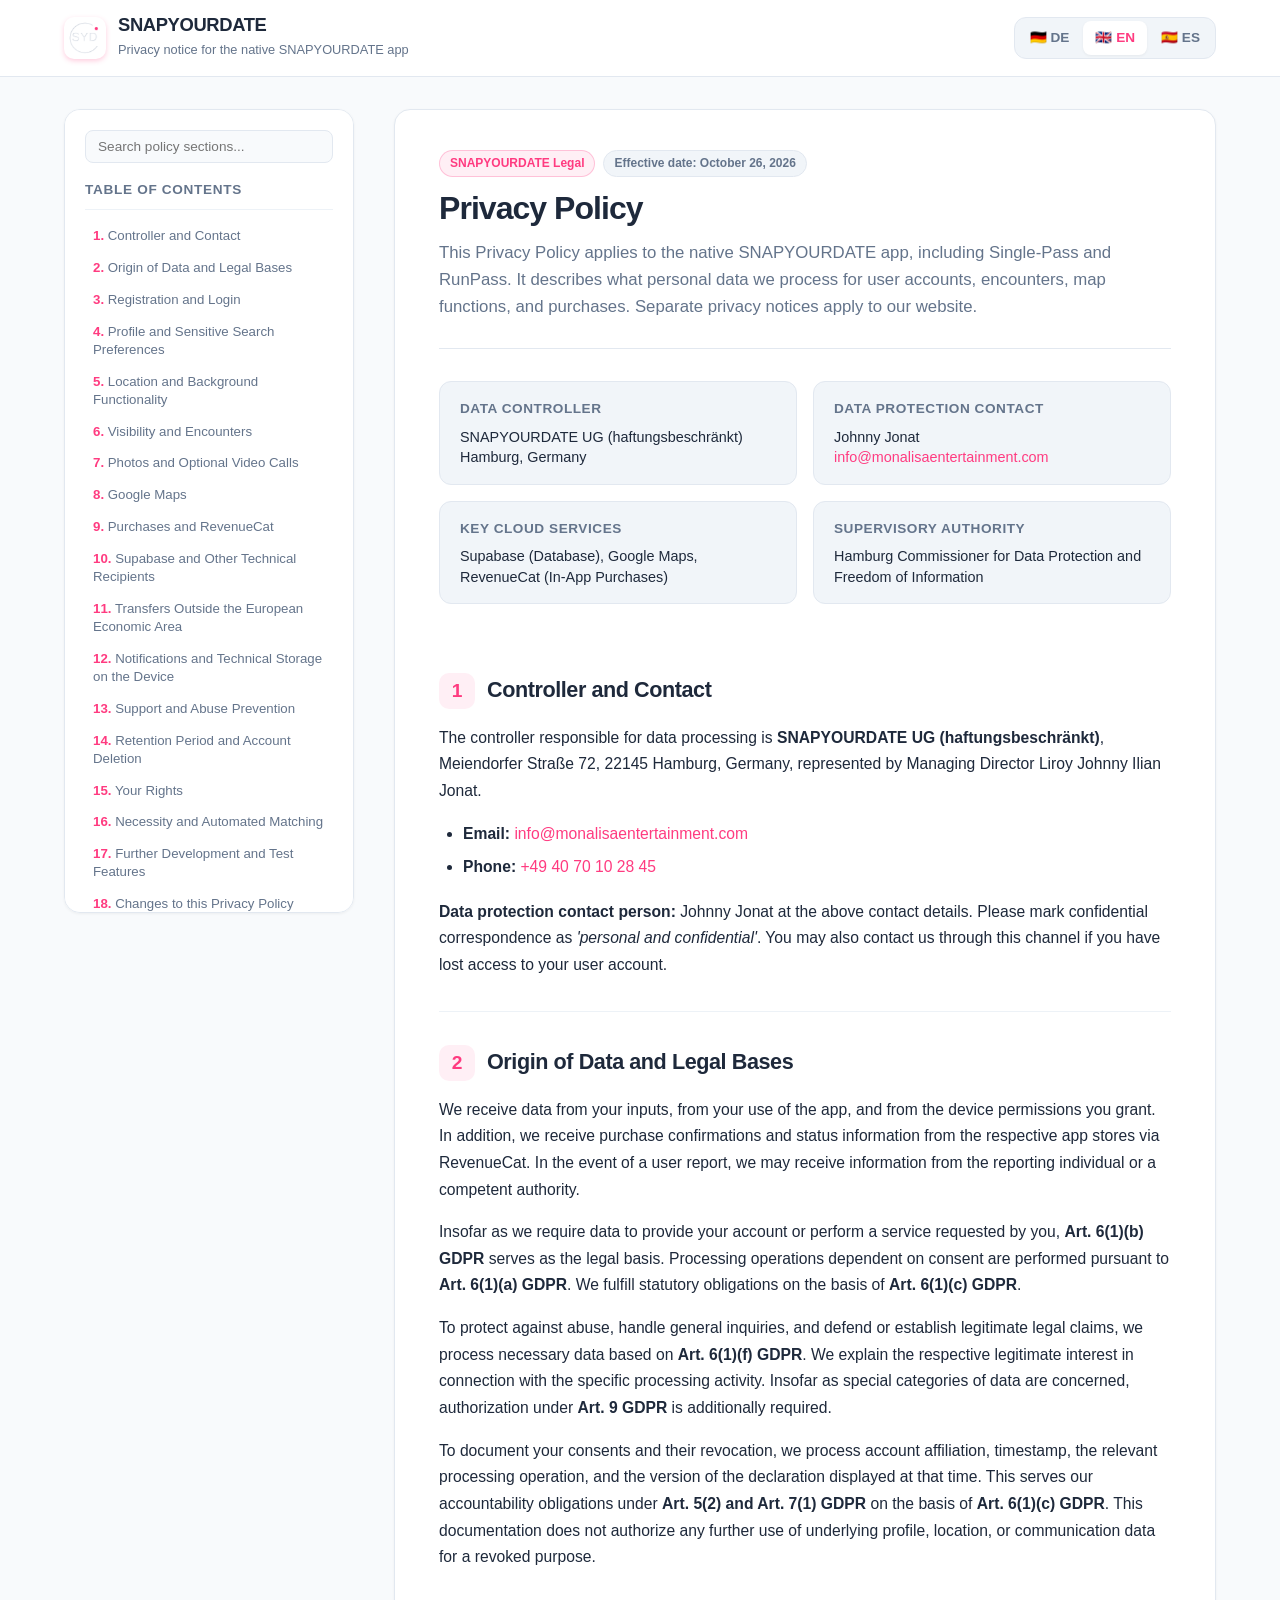
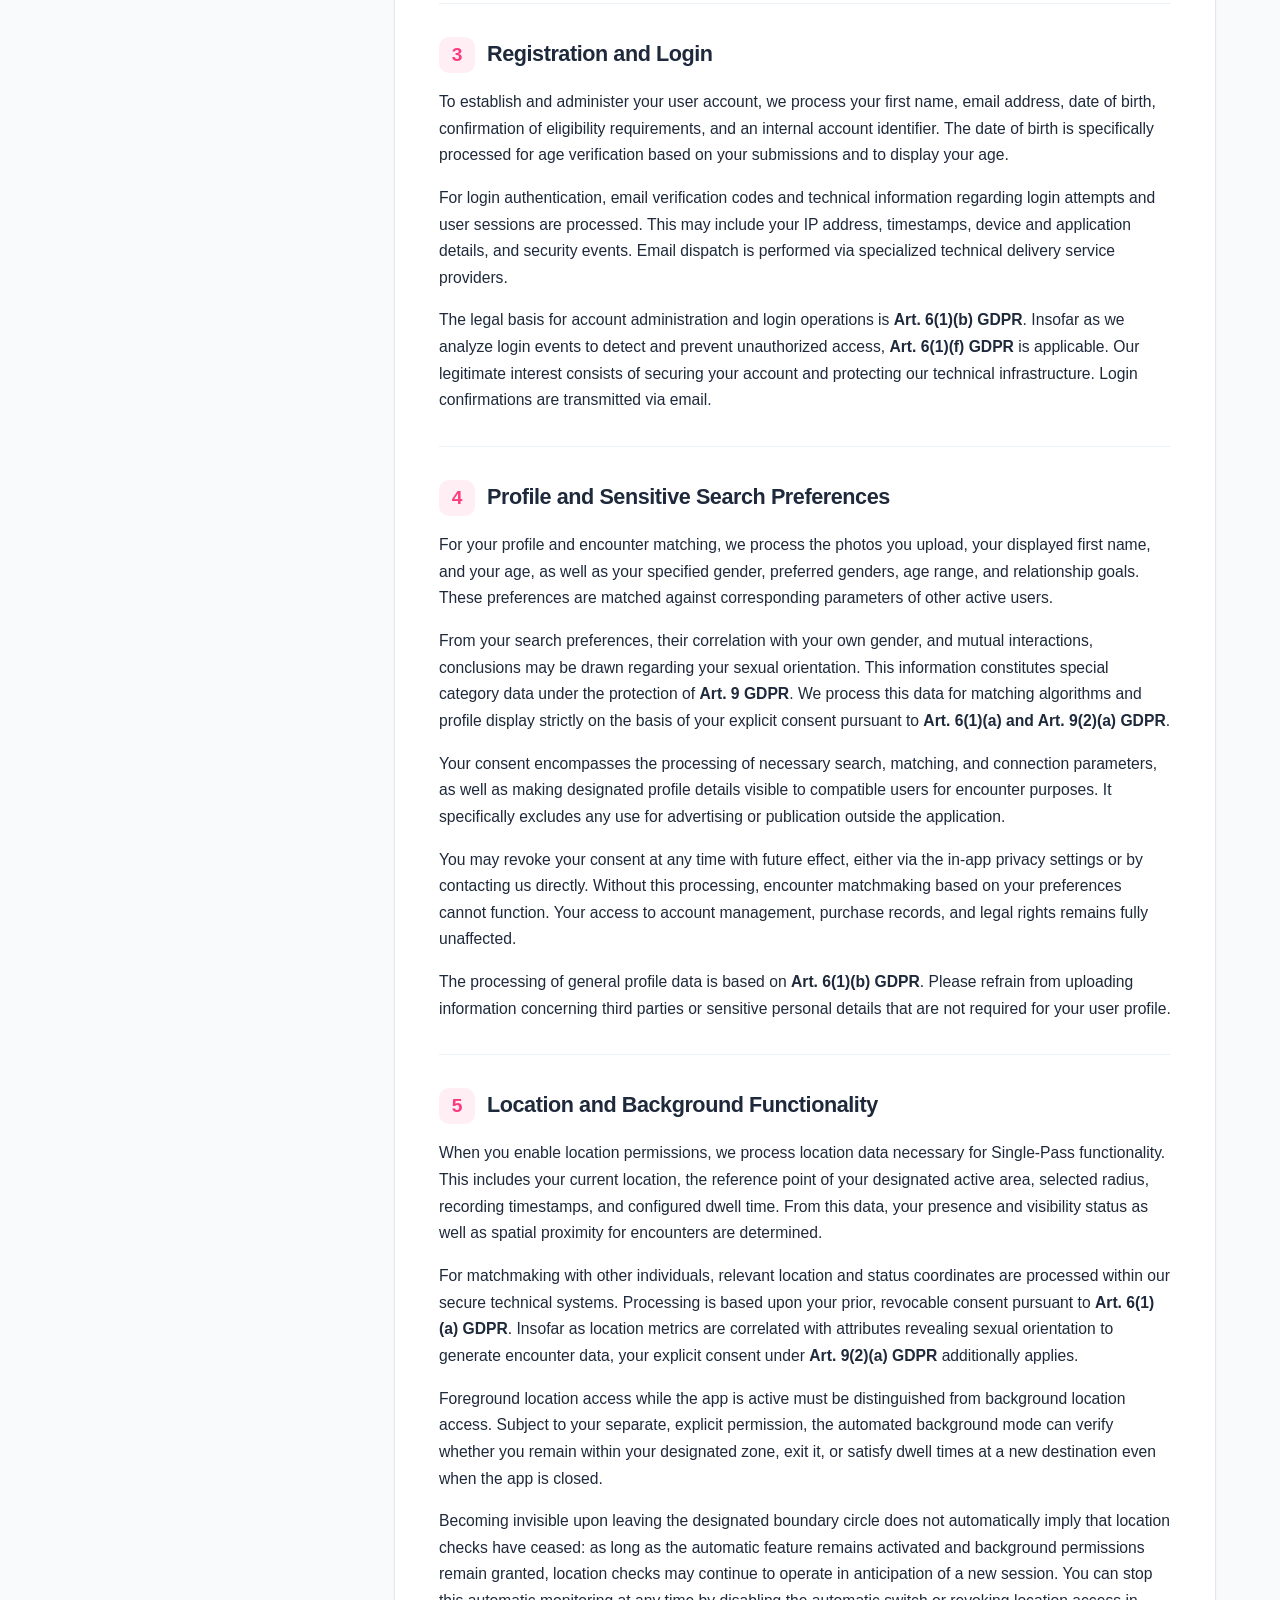
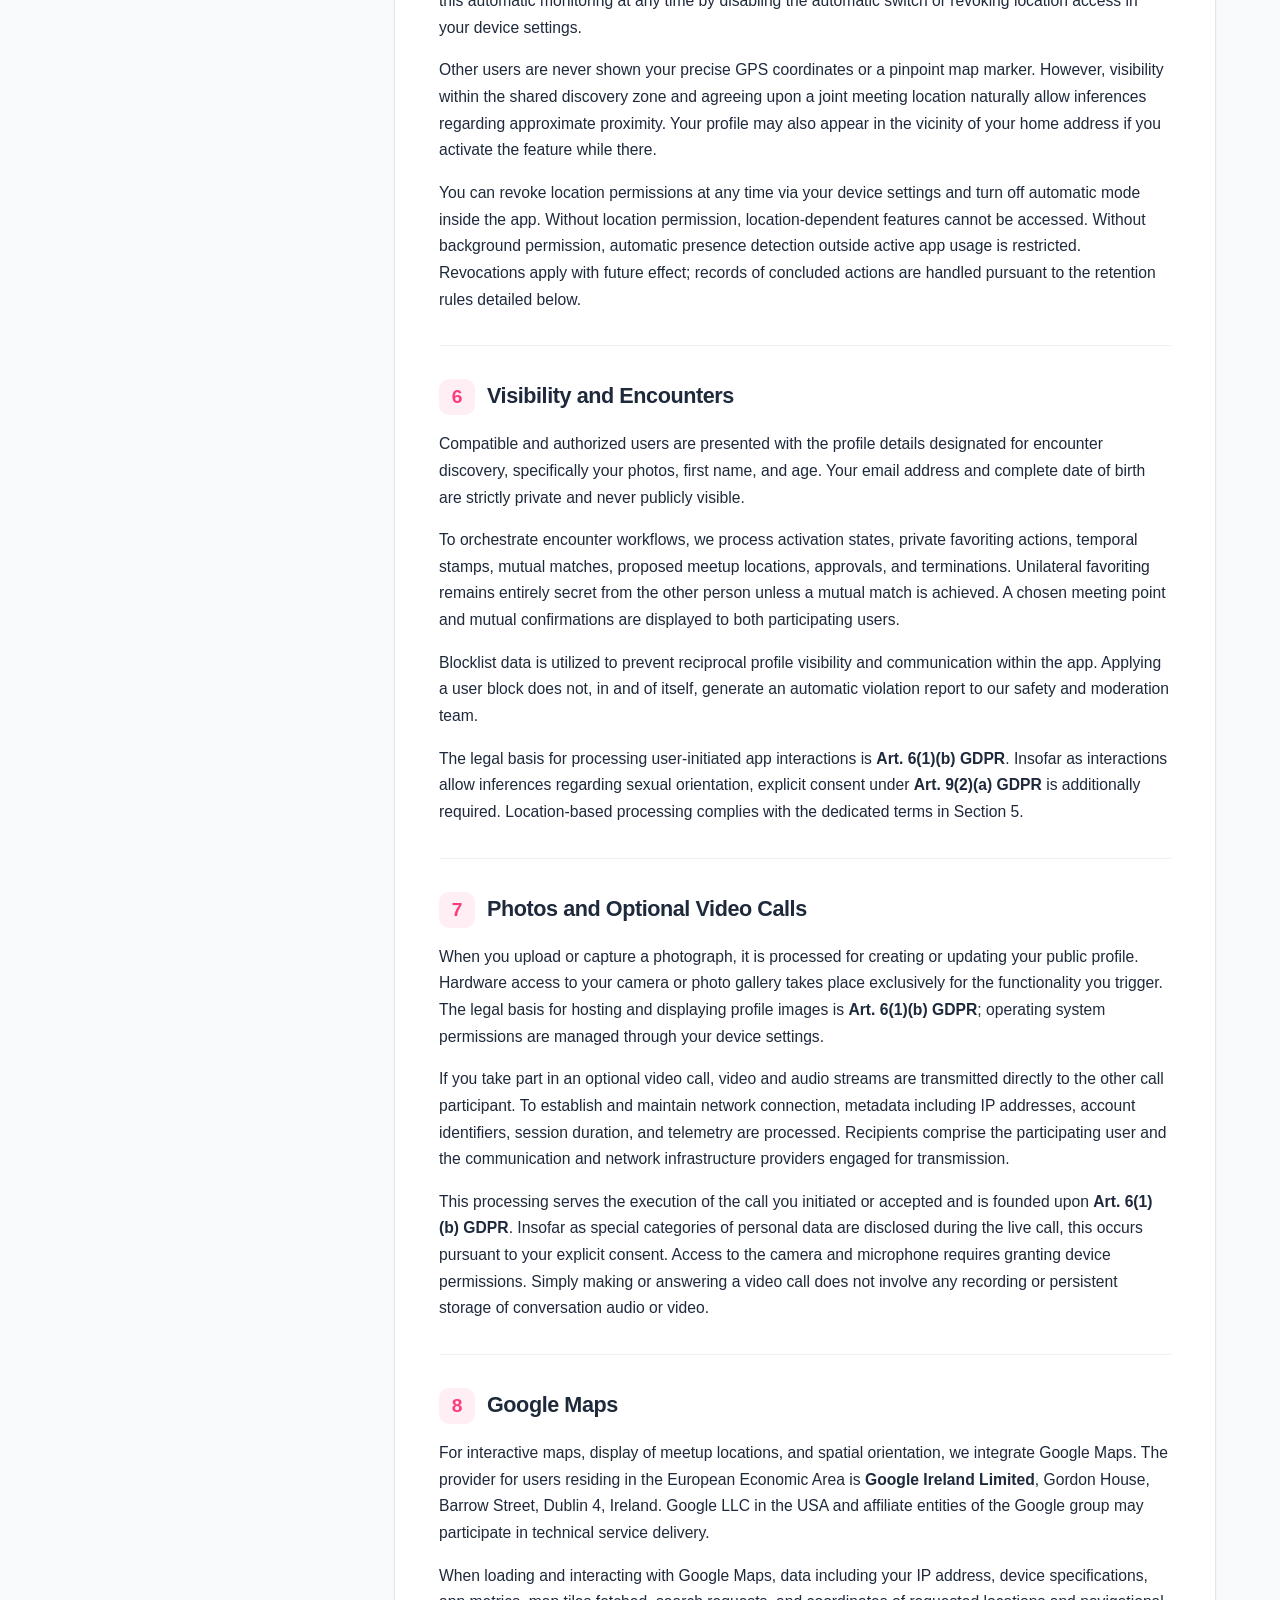
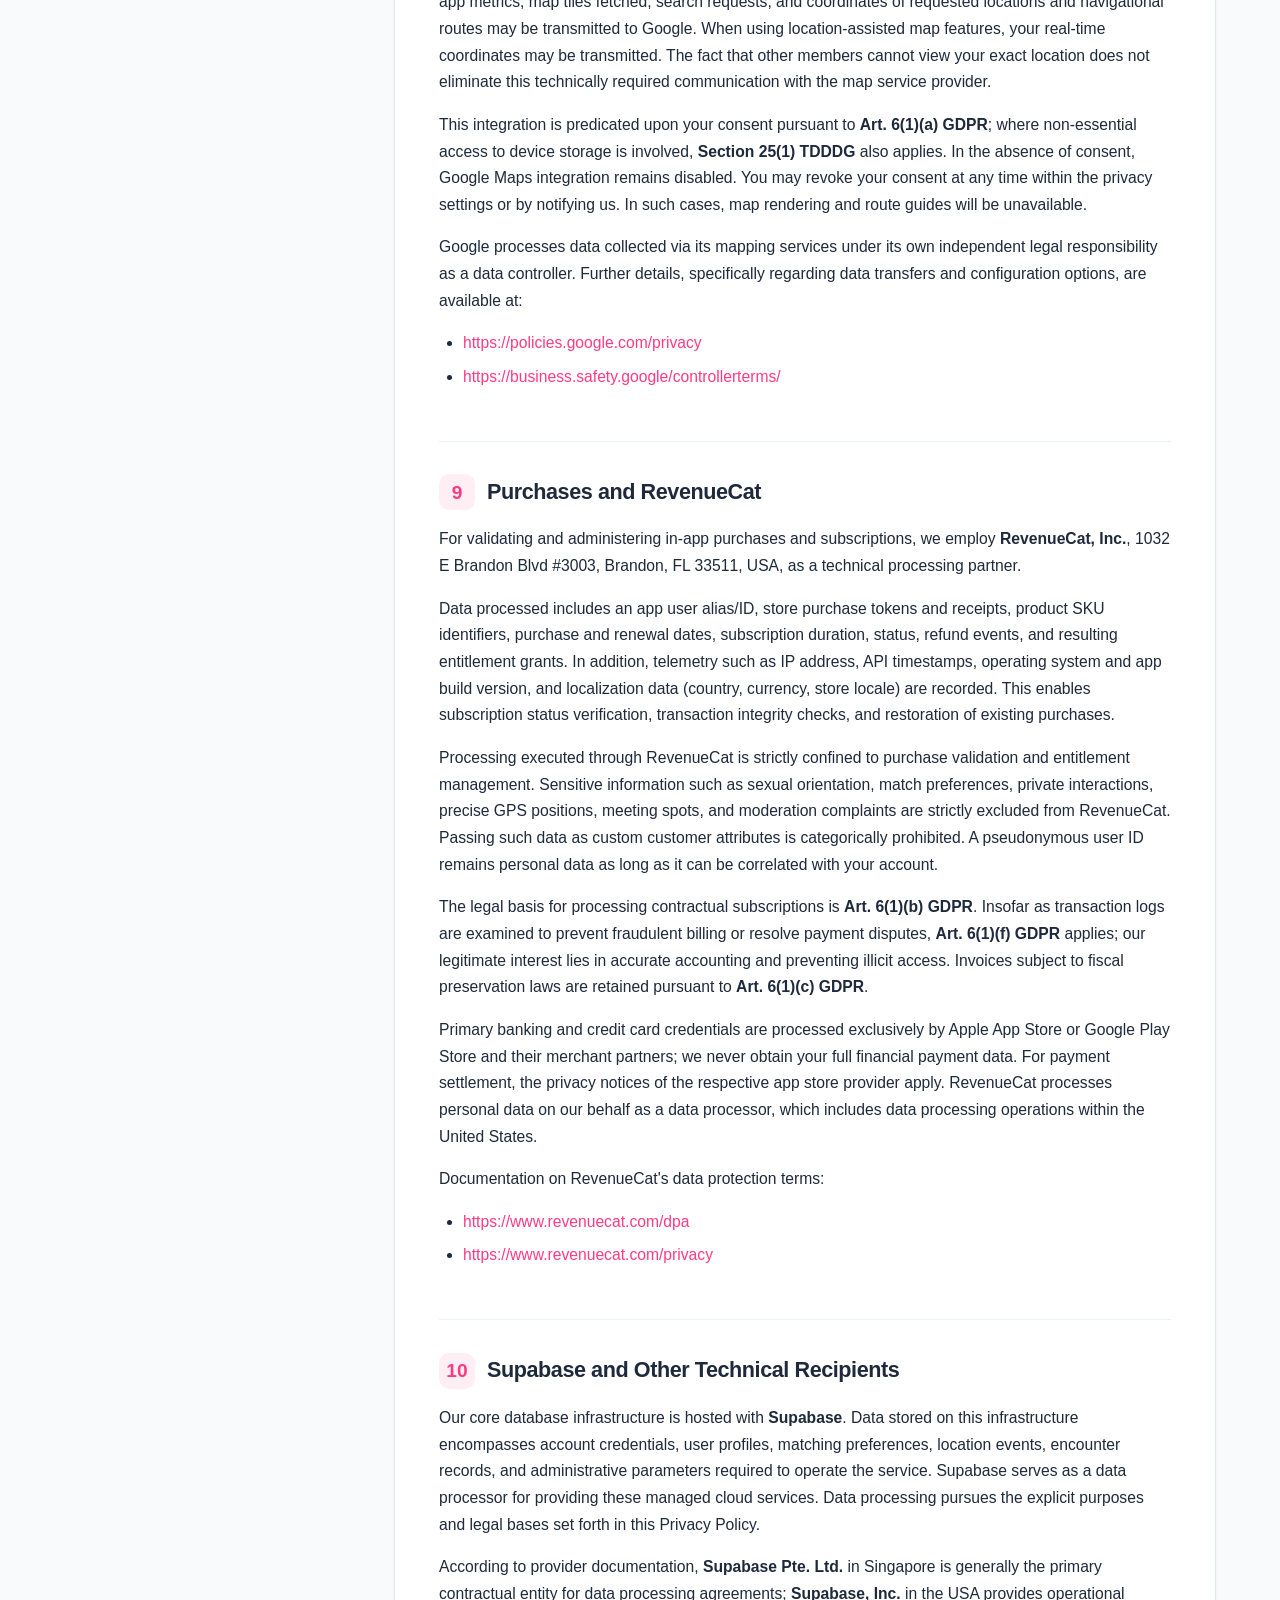
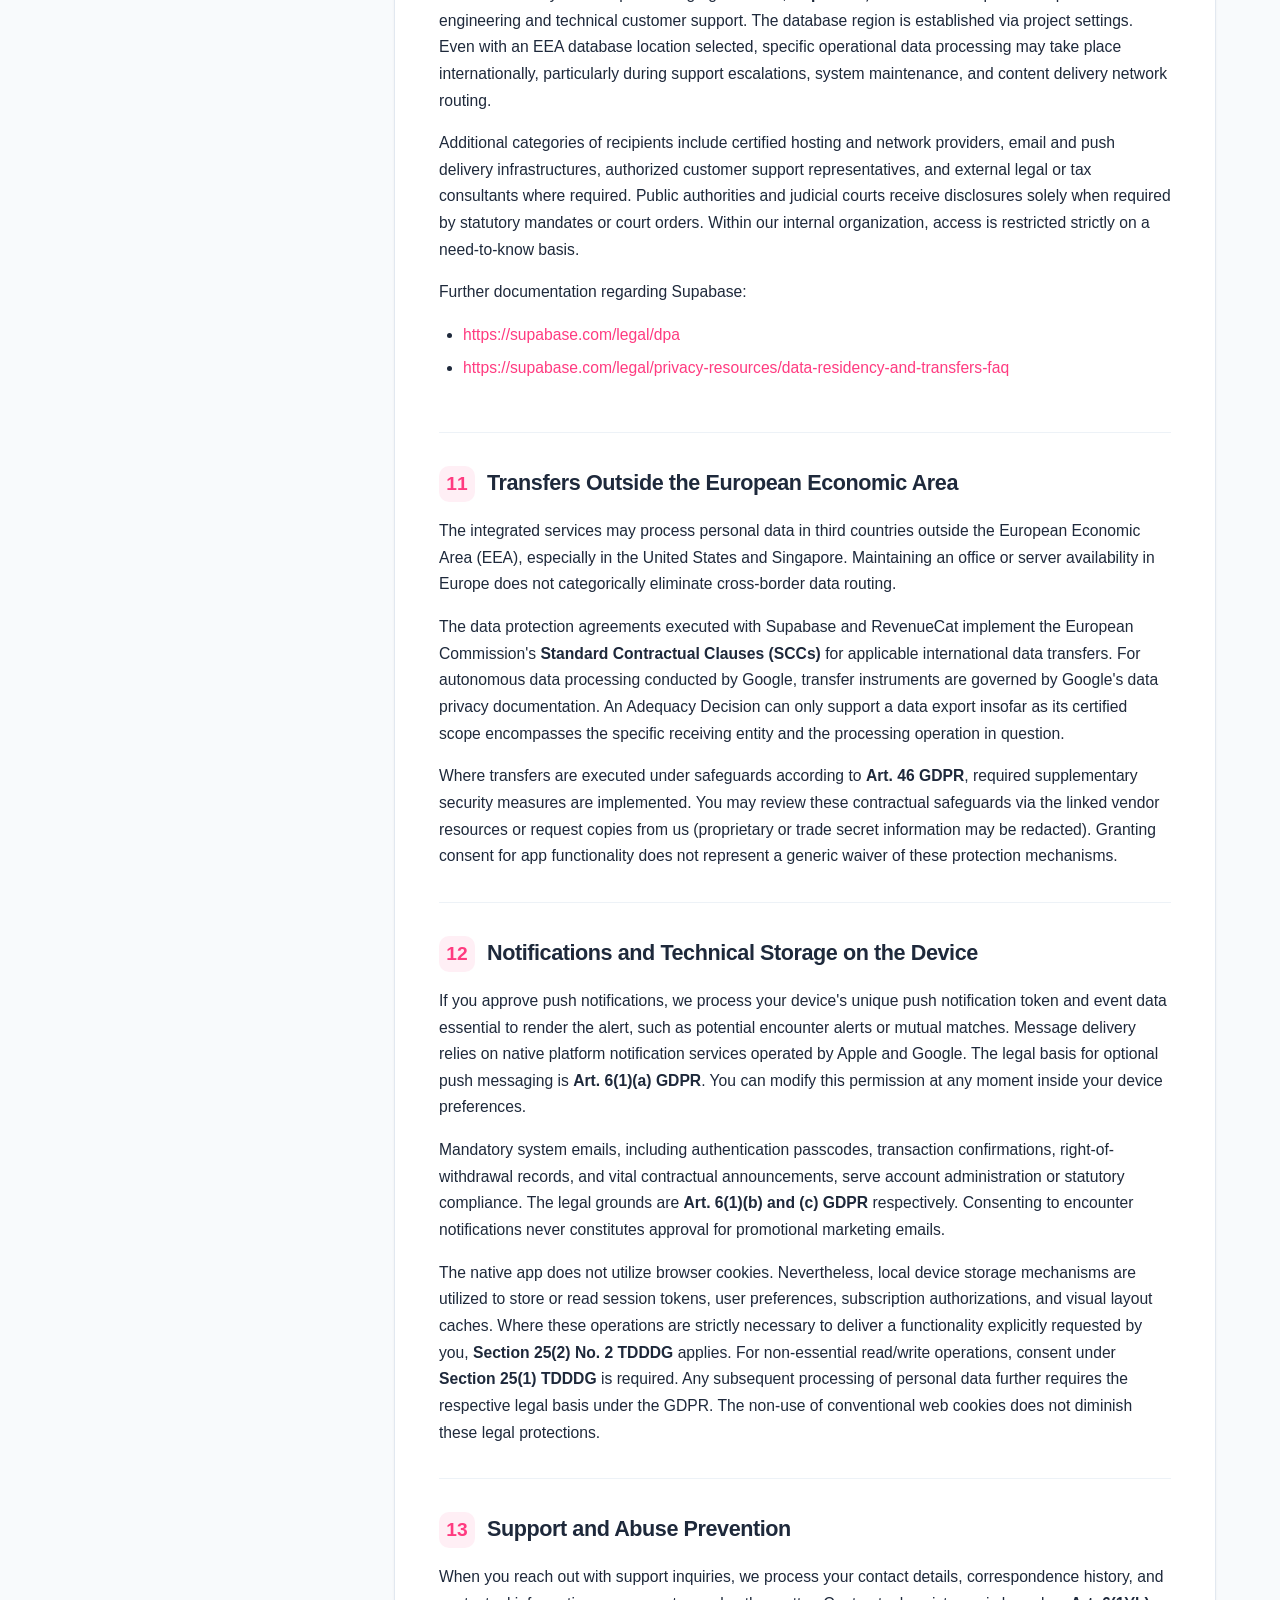
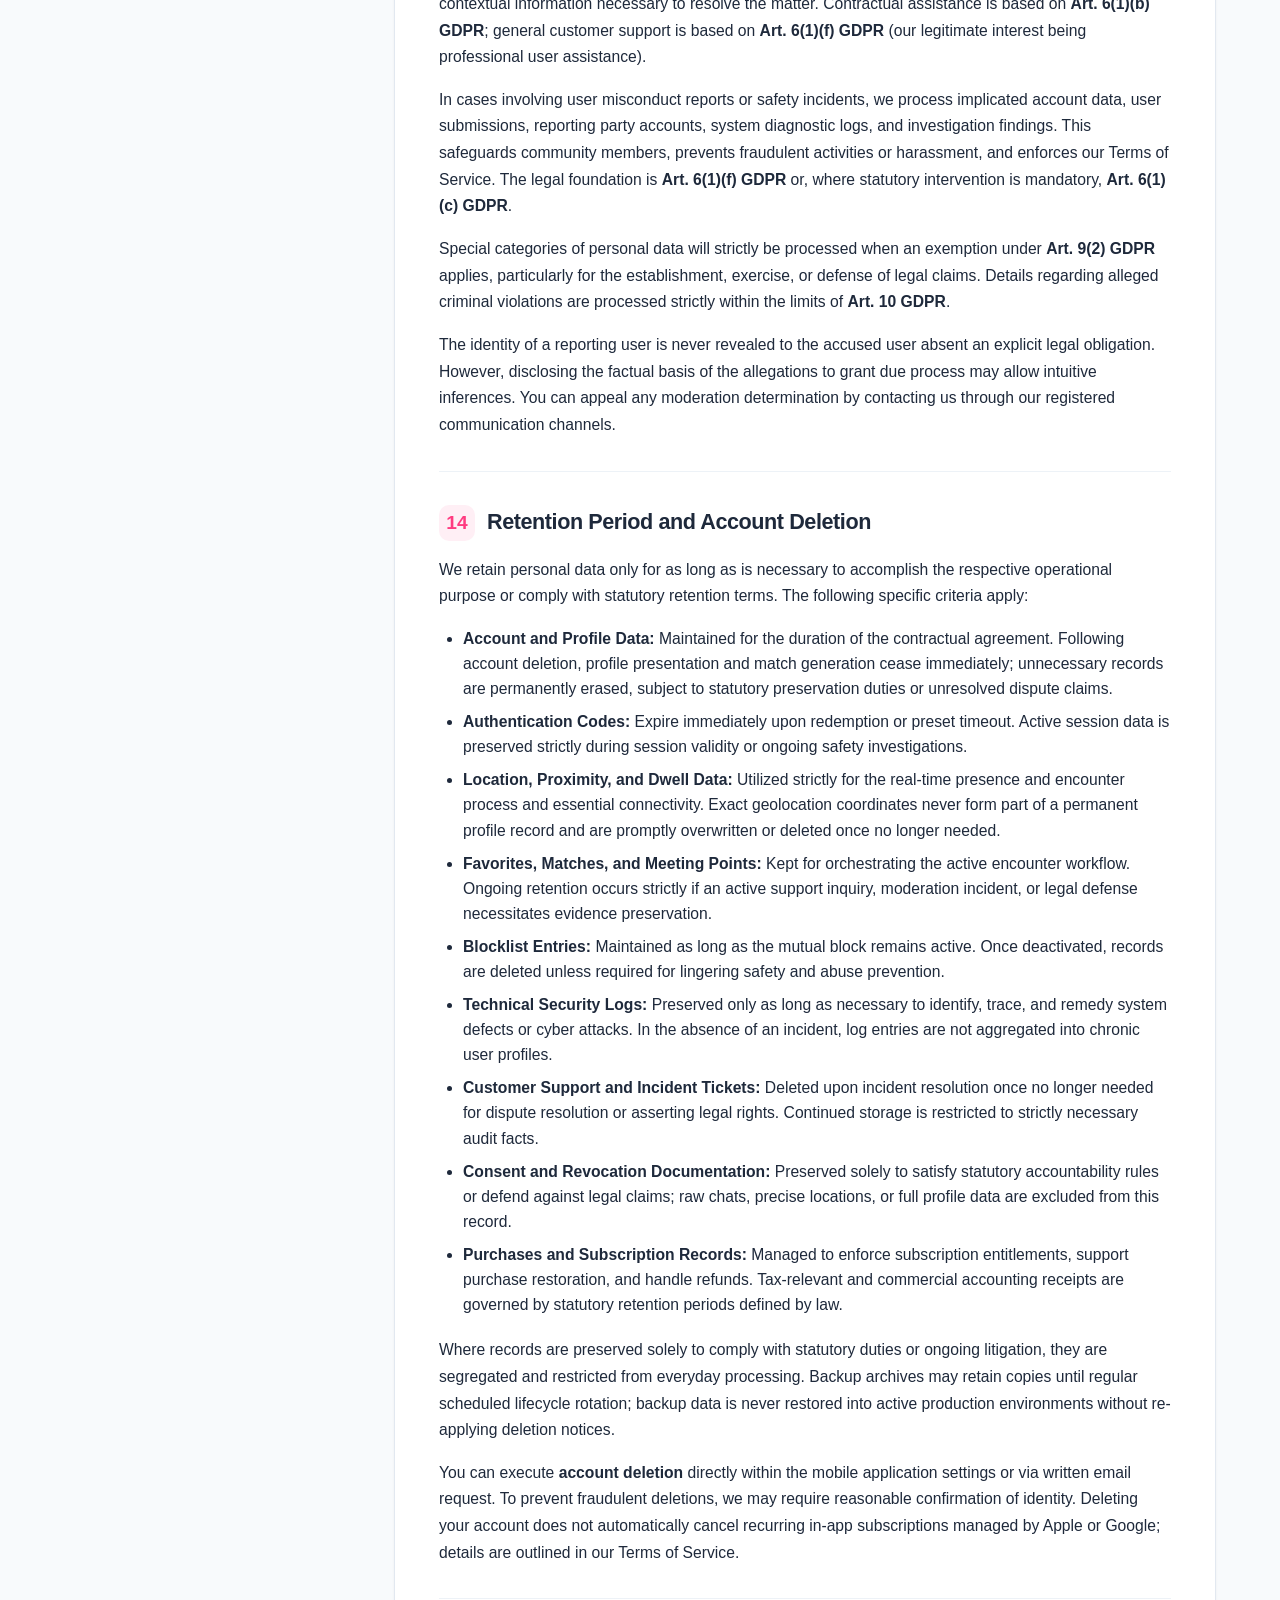
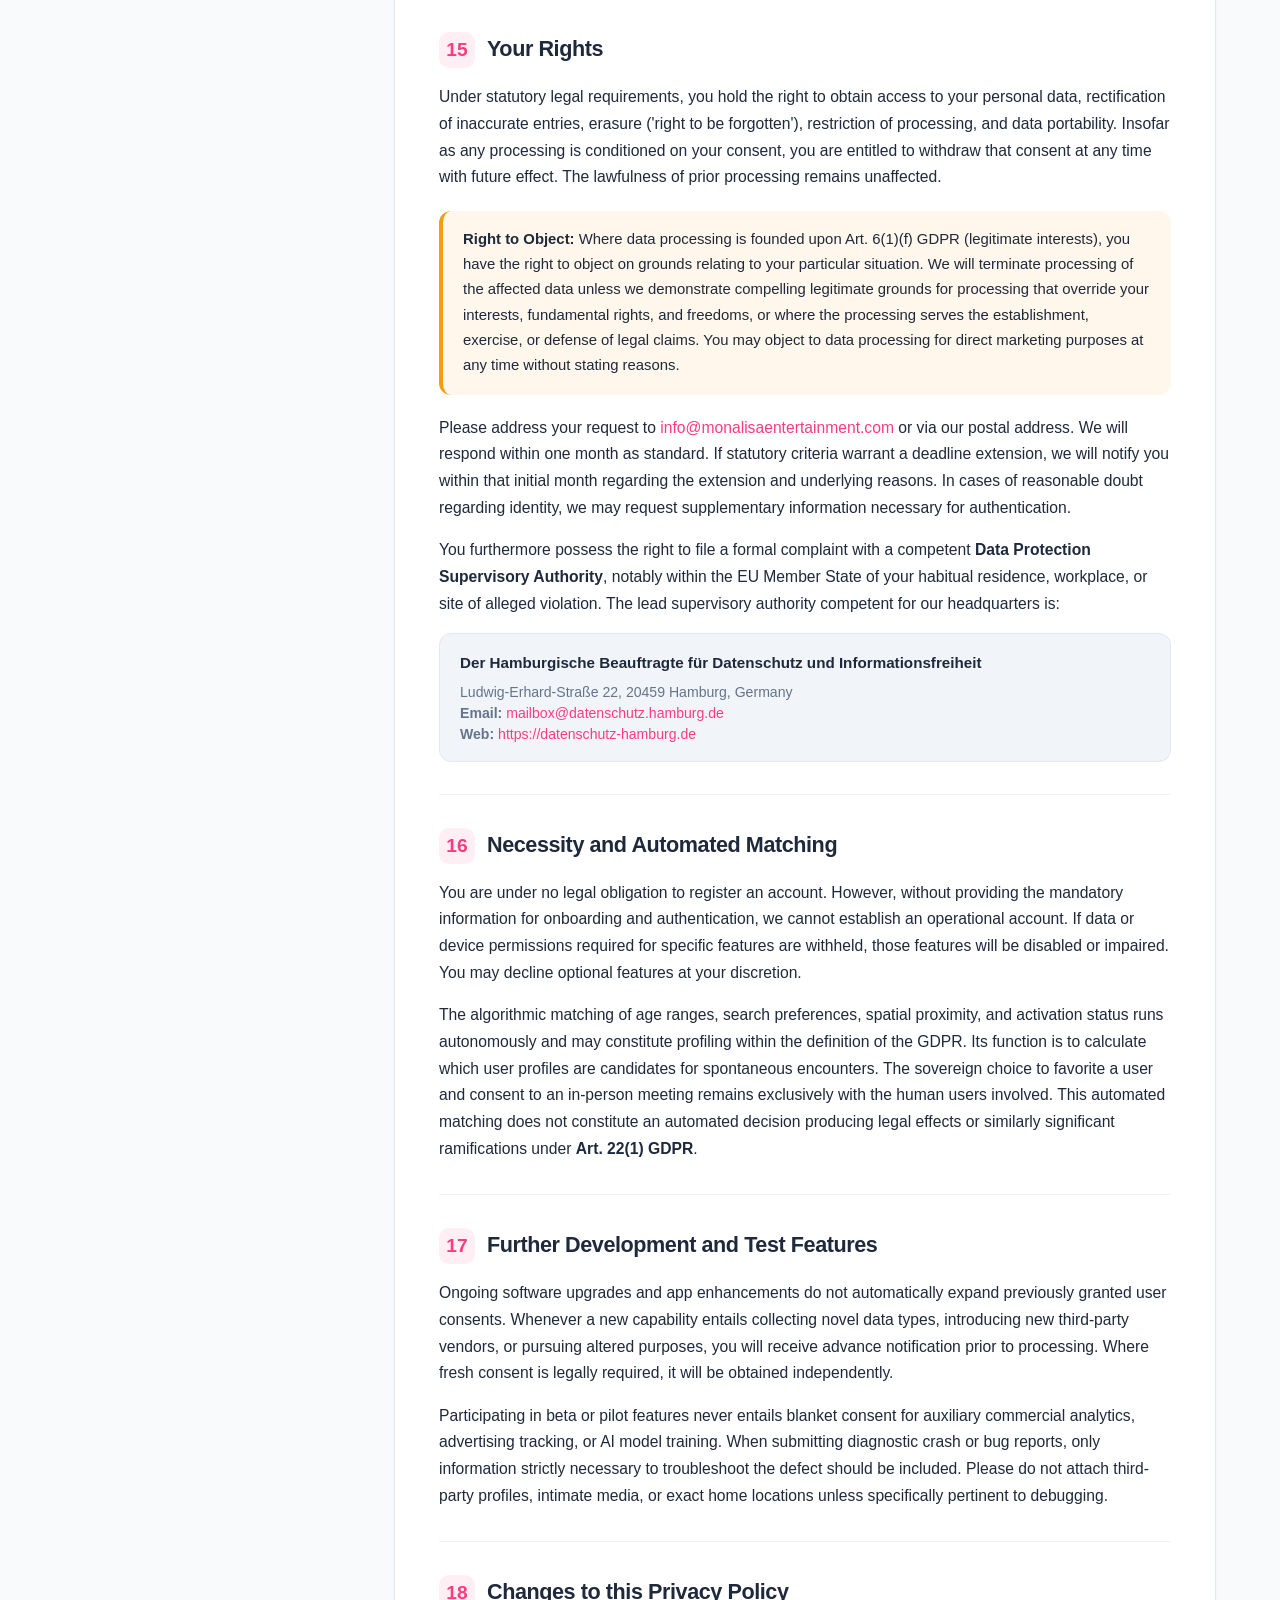
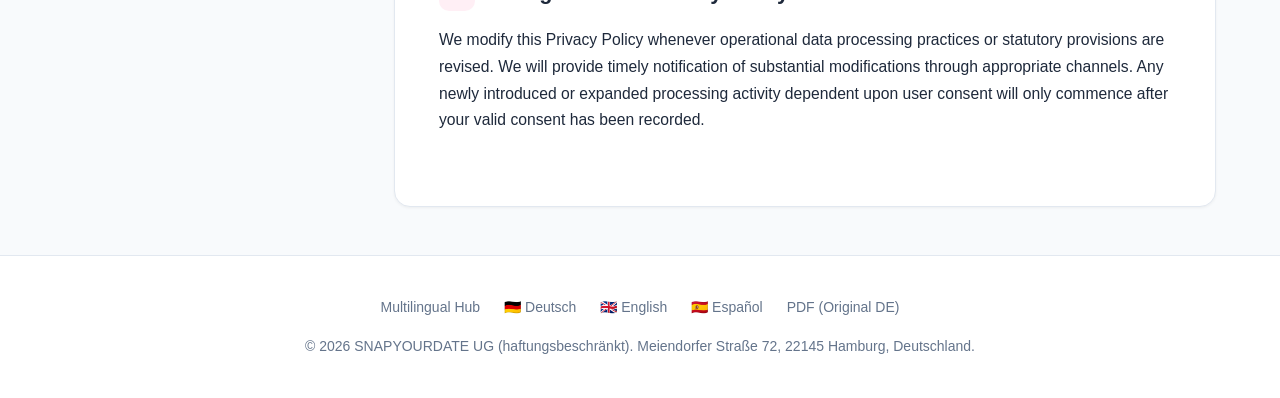
<file: privacy-en.html>
<!DOCTYPE html>
<html lang="en">
<head>
    <meta charset="UTF-8">
    <meta name="viewport" content="width=device-width, initial-scale=1.0">
    <title>Privacy Policy – SNAPYOURDATE</title>
    <meta name="description" content="Privacy notice for the native SNAPYOURDATE app - SNAPYOURDATE">
    <link rel="icon" type="image/png" href="SYD_App_Icon_Transparent.png">
    <link rel="stylesheet" href="style.css">
</head>
<body>
    <header class="header">
        <div class="header-container">
            <a href="index.html" class="brand">
                <img src="SYD_App_Icon_Transparent.png" alt="SNAPYOURDATE Logo">
                <div class="brand-text">
                    <h1>SNAPYOURDATE</h1>
                    <span>Privacy notice for the native SNAPYOURDATE app</span>
                </div>
            </a>
            
    <div class="lang-switcher">
        <a href="privacy-de.html" class="lang-btn ">🇩🇪 DE</a>
        <a href="privacy-en.html" class="lang-btn active">🇬🇧 EN</a>
        <a href="privacy-es.html" class="lang-btn ">🇪🇸 ES</a>
    </div>
    
        </div>
    </header>

    <div class="main-layout">
        <aside class="sidebar">
            <div class="search-box">
                <input type="text" class="search-input" id="searchInput" placeholder="Search policy sections...">
            </div>
            <h3>Table of Contents</h3>
            <ul class="toc-list" id="tocList">
                <li><a href="#sec-1" class="toc-link"><span style="color:var(--primary);font-weight:700;">1.</span> Controller and Contact</a></li>
<li><a href="#sec-2" class="toc-link"><span style="color:var(--primary);font-weight:700;">2.</span> Origin of Data and Legal Bases</a></li>
<li><a href="#sec-3" class="toc-link"><span style="color:var(--primary);font-weight:700;">3.</span> Registration and Login</a></li>
<li><a href="#sec-4" class="toc-link"><span style="color:var(--primary);font-weight:700;">4.</span> Profile and Sensitive Search Preferences</a></li>
<li><a href="#sec-5" class="toc-link"><span style="color:var(--primary);font-weight:700;">5.</span> Location and Background Functionality</a></li>
<li><a href="#sec-6" class="toc-link"><span style="color:var(--primary);font-weight:700;">6.</span> Visibility and Encounters</a></li>
<li><a href="#sec-7" class="toc-link"><span style="color:var(--primary);font-weight:700;">7.</span> Photos and Optional Video Calls</a></li>
<li><a href="#sec-8" class="toc-link"><span style="color:var(--primary);font-weight:700;">8.</span> Google Maps</a></li>
<li><a href="#sec-9" class="toc-link"><span style="color:var(--primary);font-weight:700;">9.</span> Purchases and RevenueCat</a></li>
<li><a href="#sec-10" class="toc-link"><span style="color:var(--primary);font-weight:700;">10.</span> Supabase and Other Technical Recipients</a></li>
<li><a href="#sec-11" class="toc-link"><span style="color:var(--primary);font-weight:700;">11.</span> Transfers Outside the European Economic Area</a></li>
<li><a href="#sec-12" class="toc-link"><span style="color:var(--primary);font-weight:700;">12.</span> Notifications and Technical Storage on the Device</a></li>
<li><a href="#sec-13" class="toc-link"><span style="color:var(--primary);font-weight:700;">13.</span> Support and Abuse Prevention</a></li>
<li><a href="#sec-14" class="toc-link"><span style="color:var(--primary);font-weight:700;">14.</span> Retention Period and Account Deletion</a></li>
<li><a href="#sec-15" class="toc-link"><span style="color:var(--primary);font-weight:700;">15.</span> Your Rights</a></li>
<li><a href="#sec-16" class="toc-link"><span style="color:var(--primary);font-weight:700;">16.</span> Necessity and Automated Matching</a></li>
<li><a href="#sec-17" class="toc-link"><span style="color:var(--primary);font-weight:700;">17.</span> Further Development and Test Features</a></li>
<li><a href="#sec-18" class="toc-link"><span style="color:var(--primary);font-weight:700;">18.</span> Changes to this Privacy Policy</a></li>

            </ul>
        </aside>

        <main class="content-area">
            <div class="hero-banner">
                <div class="badge-row">
                    <span class="badge">SNAPYOURDATE Legal</span>
                    <span class="badge badge-date">Effective date: October 26, 2026</span>
                </div>
                <h1>Privacy Policy</h1>
                <p class="intro-lead">This Privacy Policy applies to the native SNAPYOURDATE app, including Single-Pass and RunPass. It describes what personal data we process for user accounts, encounters, map functions, and purchases. Separate privacy notices apply to our website.</p>
            </div>

            <div class="quick-cards">
                
        <div class="quick-card">
            <h4>Data Controller</h4>
            <p>SNAPYOURDATE UG (haftungsbeschränkt)<br>Hamburg, Germany</p>
        </div>
        
        <div class="quick-card">
            <h4>Data Protection Contact</h4>
            <p>Johnny Jonat<br><a href='mailto:info@monalisaentertainment.com'>info@monalisaentertainment.com</a></p>
        </div>
        
        <div class="quick-card">
            <h4>Key Cloud Services</h4>
            <p>Supabase (Database), Google Maps, RevenueCat (In-App Purchases)</p>
        </div>
        
        <div class="quick-card">
            <h4>Supervisory Authority</h4>
            <p>Hamburg Commissioner for Data Protection and Freedom of Information</p>
        </div>
        
            </div>

            <div id="sectionsContainer">
                
        <article id="sec-1" class="policy-section">
            <header class="section-header">
                <span class="section-num">1</span>
                <h2 class="section-title">Controller and Contact</h2>
            </header>
            <div class="section-body">
                <p>The controller responsible for data processing is <strong>SNAPYOURDATE UG (haftungsbeschränkt)</strong>, Meiendorfer Straße 72, 22145 Hamburg, Germany, represented by Managing Director Liroy Johnny Ilian Jonat.</p>
<ul>
    <li><strong>Email:</strong> <a href="mailto:info@monalisaentertainment.com">info@monalisaentertainment.com</a></li>
    <li><strong>Phone:</strong> <a href="tel:+494070102845">+49 40 70 10 28 45</a></li>
</ul>
<p><strong>Data protection contact person:</strong> Johnny Jonat at the above contact details. Please mark confidential correspondence as <em>'personal and confidential'</em>. You may also contact us through this channel if you have lost access to your user account.</p>
            </div>
        </article>
        
        <article id="sec-2" class="policy-section">
            <header class="section-header">
                <span class="section-num">2</span>
                <h2 class="section-title">Origin of Data and Legal Bases</h2>
            </header>
            <div class="section-body">
                <p>We receive data from your inputs, from your use of the app, and from the device permissions you grant. In addition, we receive purchase confirmations and status information from the respective app stores via RevenueCat. In the event of a user report, we may receive information from the reporting individual or a competent authority.</p>
<p>Insofar as we require data to provide your account or perform a service requested by you, <strong>Art. 6(1)(b) GDPR</strong> serves as the legal basis. Processing operations dependent on consent are performed pursuant to <strong>Art. 6(1)(a) GDPR</strong>. We fulfill statutory obligations on the basis of <strong>Art. 6(1)(c) GDPR</strong>.</p>
<p>To protect against abuse, handle general inquiries, and defend or establish legitimate legal claims, we process necessary data based on <strong>Art. 6(1)(f) GDPR</strong>. We explain the respective legitimate interest in connection with the specific processing activity. Insofar as special categories of data are concerned, authorization under <strong>Art. 9 GDPR</strong> is additionally required.</p>
<p>To document your consents and their revocation, we process account affiliation, timestamp, the relevant processing operation, and the version of the declaration displayed at that time. This serves our accountability obligations under <strong>Art. 5(2) and Art. 7(1) GDPR</strong> on the basis of <strong>Art. 6(1)(c) GDPR</strong>. This documentation does not authorize any further use of underlying profile, location, or communication data for a revoked purpose.</p>
            </div>
        </article>
        
        <article id="sec-3" class="policy-section">
            <header class="section-header">
                <span class="section-num">3</span>
                <h2 class="section-title">Registration and Login</h2>
            </header>
            <div class="section-body">
                <p>To establish and administer your user account, we process your first name, email address, date of birth, confirmation of eligibility requirements, and an internal account identifier. The date of birth is specifically processed for age verification based on your submissions and to display your age.</p>
<p>For login authentication, email verification codes and technical information regarding login attempts and user sessions are processed. This may include your IP address, timestamps, device and application details, and security events. Email dispatch is performed via specialized technical delivery service providers.</p>
<p>The legal basis for account administration and login operations is <strong>Art. 6(1)(b) GDPR</strong>. Insofar as we analyze login events to detect and prevent unauthorized access, <strong>Art. 6(1)(f) GDPR</strong> is applicable. Our legitimate interest consists of securing your account and protecting our technical infrastructure. Login confirmations are transmitted via email.</p>
            </div>
        </article>
        
        <article id="sec-4" class="policy-section">
            <header class="section-header">
                <span class="section-num">4</span>
                <h2 class="section-title">Profile and Sensitive Search Preferences</h2>
            </header>
            <div class="section-body">
                <p>For your profile and encounter matching, we process the photos you upload, your displayed first name, and your age, as well as your specified gender, preferred genders, age range, and relationship goals. These preferences are matched against corresponding parameters of other active users.</p>
<p>From your search preferences, their correlation with your own gender, and mutual interactions, conclusions may be drawn regarding your sexual orientation. This information constitutes special category data under the protection of <strong>Art. 9 GDPR</strong>. We process this data for matching algorithms and profile display strictly on the basis of your explicit consent pursuant to <strong>Art. 6(1)(a) and Art. 9(2)(a) GDPR</strong>.</p>
<p>Your consent encompasses the processing of necessary search, matching, and connection parameters, as well as making designated profile details visible to compatible users for encounter purposes. It specifically excludes any use for advertising or publication outside the application.</p>
<p>You may revoke your consent at any time with future effect, either via the in-app privacy settings or by contacting us directly. Without this processing, encounter matchmaking based on your preferences cannot function. Your access to account management, purchase records, and legal rights remains fully unaffected.</p>
<p>The processing of general profile data is based on <strong>Art. 6(1)(b) GDPR</strong>. Please refrain from uploading information concerning third parties or sensitive personal details that are not required for your user profile.</p>
            </div>
        </article>
        
        <article id="sec-5" class="policy-section">
            <header class="section-header">
                <span class="section-num">5</span>
                <h2 class="section-title">Location and Background Functionality</h2>
            </header>
            <div class="section-body">
                <p>When you enable location permissions, we process location data necessary for Single-Pass functionality. This includes your current location, the reference point of your designated active area, selected radius, recording timestamps, and configured dwell time. From this data, your presence and visibility status as well as spatial proximity for encounters are determined.</p>
<p>For matchmaking with other individuals, relevant location and status coordinates are processed within our secure technical systems. Processing is based upon your prior, revocable consent pursuant to <strong>Art. 6(1)(a) GDPR</strong>. Insofar as location metrics are correlated with attributes revealing sexual orientation to generate encounter data, your explicit consent under <strong>Art. 9(2)(a) GDPR</strong> additionally applies.</p>
<p>Foreground location access while the app is active must be distinguished from background location access. Subject to your separate, explicit permission, the automated background mode can verify whether you remain within your designated zone, exit it, or satisfy dwell times at a new destination even when the app is closed.</p>
<p>Becoming invisible upon leaving the designated boundary circle does not automatically imply that location checks have ceased: as long as the automatic feature remains activated and background permissions remain granted, location checks may continue to operate in anticipation of a new session. You can stop this automatic monitoring at any time by disabling the automatic switch or revoking location access in your device settings.</p>
<p>Other users are never shown your precise GPS coordinates or a pinpoint map marker. However, visibility within the shared discovery zone and agreeing upon a joint meeting location naturally allow inferences regarding approximate proximity. Your profile may also appear in the vicinity of your home address if you activate the feature while there.</p>
<p>You can revoke location permissions at any time via your device settings and turn off automatic mode inside the app. Without location permission, location-dependent features cannot be accessed. Without background permission, automatic presence detection outside active app usage is restricted. Revocations apply with future effect; records of concluded actions are handled pursuant to the retention rules detailed below.</p>
            </div>
        </article>
        
        <article id="sec-6" class="policy-section">
            <header class="section-header">
                <span class="section-num">6</span>
                <h2 class="section-title">Visibility and Encounters</h2>
            </header>
            <div class="section-body">
                <p>Compatible and authorized users are presented with the profile details designated for encounter discovery, specifically your photos, first name, and age. Your email address and complete date of birth are strictly private and never publicly visible.</p>
<p>To orchestrate encounter workflows, we process activation states, private favoriting actions, temporal stamps, mutual matches, proposed meetup locations, approvals, and terminations. Unilateral favoriting remains entirely secret from the other person unless a mutual match is achieved. A chosen meeting point and mutual confirmations are displayed to both participating users.</p>
<p>Blocklist data is utilized to prevent reciprocal profile visibility and communication within the app. Applying a user block does not, in and of itself, generate an automatic violation report to our safety and moderation team.</p>
<p>The legal basis for processing user-initiated app interactions is <strong>Art. 6(1)(b) GDPR</strong>. Insofar as interactions allow inferences regarding sexual orientation, explicit consent under <strong>Art. 9(2)(a) GDPR</strong> is additionally required. Location-based processing complies with the dedicated terms in Section 5.</p>
            </div>
        </article>
        
        <article id="sec-7" class="policy-section">
            <header class="section-header">
                <span class="section-num">7</span>
                <h2 class="section-title">Photos and Optional Video Calls</h2>
            </header>
            <div class="section-body">
                <p>When you upload or capture a photograph, it is processed for creating or updating your public profile. Hardware access to your camera or photo gallery takes place exclusively for the functionality you trigger. The legal basis for hosting and displaying profile images is <strong>Art. 6(1)(b) GDPR</strong>; operating system permissions are managed through your device settings.</p>
<p>If you take part in an optional video call, video and audio streams are transmitted directly to the other call participant. To establish and maintain network connection, metadata including IP addresses, account identifiers, session duration, and telemetry are processed. Recipients comprise the participating user and the communication and network infrastructure providers engaged for transmission.</p>
<p>This processing serves the execution of the call you initiated or accepted and is founded upon <strong>Art. 6(1)(b) GDPR</strong>. Insofar as special categories of personal data are disclosed during the live call, this occurs pursuant to your explicit consent. Access to the camera and microphone requires granting device permissions. Simply making or answering a video call does not involve any recording or persistent storage of conversation audio or video.</p>
            </div>
        </article>
        
        <article id="sec-8" class="policy-section">
            <header class="section-header">
                <span class="section-num">8</span>
                <h2 class="section-title">Google Maps</h2>
            </header>
            <div class="section-body">
                <p>For interactive maps, display of meetup locations, and spatial orientation, we integrate Google Maps. The provider for users residing in the European Economic Area is <strong>Google Ireland Limited</strong>, Gordon House, Barrow Street, Dublin 4, Ireland. Google LLC in the USA and affiliate entities of the Google group may participate in technical service delivery.</p>
<p>When loading and interacting with Google Maps, data including your IP address, device specifications, app metrics, map tiles fetched, search requests, and coordinates of requested locations and navigational routes may be transmitted to Google. When using location-assisted map features, your real-time coordinates may be transmitted. The fact that other members cannot view your exact location does not eliminate this technically required communication with the map service provider.</p>
<p>This integration is predicated upon your consent pursuant to <strong>Art. 6(1)(a) GDPR</strong>; where non-essential access to device storage is involved, <strong>Section 25(1) TDDDG</strong> also applies. In the absence of consent, Google Maps integration remains disabled. You may revoke your consent at any time within the privacy settings or by notifying us. In such cases, map rendering and route guides will be unavailable.</p>
<p>Google processes data collected via its mapping services under its own independent legal responsibility as a data controller. Further details, specifically regarding data transfers and configuration options, are available at:</p>
<ul>
    <li><a href="https://policies.google.com/privacy" target="_blank" rel="noopener noreferrer">https://policies.google.com/privacy</a></li>
    <li><a href="https://business.safety.google/controllerterms/" target="_blank" rel="noopener noreferrer">https://business.safety.google/controllerterms/</a></li>
</ul>
            </div>
        </article>
        
        <article id="sec-9" class="policy-section">
            <header class="section-header">
                <span class="section-num">9</span>
                <h2 class="section-title">Purchases and RevenueCat</h2>
            </header>
            <div class="section-body">
                <p>For validating and administering in-app purchases and subscriptions, we employ <strong>RevenueCat, Inc.</strong>, 1032 E Brandon Blvd #3003, Brandon, FL 33511, USA, as a technical processing partner.</p>
<p>Data processed includes an app user alias/ID, store purchase tokens and receipts, product SKU identifiers, purchase and renewal dates, subscription duration, status, refund events, and resulting entitlement grants. In addition, telemetry such as IP address, API timestamps, operating system and app build version, and localization data (country, currency, store locale) are recorded. This enables subscription status verification, transaction integrity checks, and restoration of existing purchases.</p>
<p>Processing executed through RevenueCat is strictly confined to purchase validation and entitlement management. Sensitive information such as sexual orientation, match preferences, private interactions, precise GPS positions, meeting spots, and moderation complaints are strictly excluded from RevenueCat. Passing such data as custom customer attributes is categorically prohibited. A pseudonymous user ID remains personal data as long as it can be correlated with your account.</p>
<p>The legal basis for processing contractual subscriptions is <strong>Art. 6(1)(b) GDPR</strong>. Insofar as transaction logs are examined to prevent fraudulent billing or resolve payment disputes, <strong>Art. 6(1)(f) GDPR</strong> applies; our legitimate interest lies in accurate accounting and preventing illicit access. Invoices subject to fiscal preservation laws are retained pursuant to <strong>Art. 6(1)(c) GDPR</strong>.</p>
<p>Primary banking and credit card credentials are processed exclusively by Apple App Store or Google Play Store and their merchant partners; we never obtain your full financial payment data. For payment settlement, the privacy notices of the respective app store provider apply. RevenueCat processes personal data on our behalf as a data processor, which includes data processing operations within the United States.</p>
<p>Documentation on RevenueCat's data protection terms:</p>
<ul>
    <li><a href="https://www.revenuecat.com/dpa" target="_blank" rel="noopener noreferrer">https://www.revenuecat.com/dpa</a></li>
    <li><a href="https://www.revenuecat.com/privacy" target="_blank" rel="noopener noreferrer">https://www.revenuecat.com/privacy</a></li>
</ul>
            </div>
        </article>
        
        <article id="sec-10" class="policy-section">
            <header class="section-header">
                <span class="section-num">10</span>
                <h2 class="section-title">Supabase and Other Technical Recipients</h2>
            </header>
            <div class="section-body">
                <p>Our core database infrastructure is hosted with <strong>Supabase</strong>. Data stored on this infrastructure encompasses account credentials, user profiles, matching preferences, location events, encounter records, and administrative parameters required to operate the service. Supabase serves as a data processor for providing these managed cloud services. Data processing pursues the explicit purposes and legal bases set forth in this Privacy Policy.</p>
<p>According to provider documentation, <strong>Supabase Pte. Ltd.</strong> in Singapore is generally the primary contractual entity for data processing agreements; <strong>Supabase, Inc.</strong> in the USA provides operational engineering and technical customer support. The database region is established via project settings. Even with an EEA database location selected, specific operational data processing may take place internationally, particularly during support escalations, system maintenance, and content delivery network routing.</p>
<p>Additional categories of recipients include certified hosting and network providers, email and push delivery infrastructures, authorized customer support representatives, and external legal or tax consultants where required. Public authorities and judicial courts receive disclosures solely when required by statutory mandates or court orders. Within our internal organization, access is restricted strictly on a need-to-know basis.</p>
<p>Further documentation regarding Supabase:</p>
<ul>
    <li><a href="https://supabase.com/legal/dpa" target="_blank" rel="noopener noreferrer">https://supabase.com/legal/dpa</a></li>
    <li><a href="https://supabase.com/legal/privacy-resources/data-residency-and-transfers-faq" target="_blank" rel="noopener noreferrer">https://supabase.com/legal/privacy-resources/data-residency-and-transfers-faq</a></li>
</ul>
            </div>
        </article>
        
        <article id="sec-11" class="policy-section">
            <header class="section-header">
                <span class="section-num">11</span>
                <h2 class="section-title">Transfers Outside the European Economic Area</h2>
            </header>
            <div class="section-body">
                <p>The integrated services may process personal data in third countries outside the European Economic Area (EEA), especially in the United States and Singapore. Maintaining an office or server availability in Europe does not categorically eliminate cross-border data routing.</p>
<p>The data protection agreements executed with Supabase and RevenueCat implement the European Commission's <strong>Standard Contractual Clauses (SCCs)</strong> for applicable international data transfers. For autonomous data processing conducted by Google, transfer instruments are governed by Google's data privacy documentation. An Adequacy Decision can only support a data export insofar as its certified scope encompasses the specific receiving entity and the processing operation in question.</p>
<p>Where transfers are executed under safeguards according to <strong>Art. 46 GDPR</strong>, required supplementary security measures are implemented. You may review these contractual safeguards via the linked vendor resources or request copies from us (proprietary or trade secret information may be redacted). Granting consent for app functionality does not represent a generic waiver of these protection mechanisms.</p>
            </div>
        </article>
        
        <article id="sec-12" class="policy-section">
            <header class="section-header">
                <span class="section-num">12</span>
                <h2 class="section-title">Notifications and Technical Storage on the Device</h2>
            </header>
            <div class="section-body">
                <p>If you approve push notifications, we process your device's unique push notification token and event data essential to render the alert, such as potential encounter alerts or mutual matches. Message delivery relies on native platform notification services operated by Apple and Google. The legal basis for optional push messaging is <strong>Art. 6(1)(a) GDPR</strong>. You can modify this permission at any moment inside your device preferences.</p>
<p>Mandatory system emails, including authentication passcodes, transaction confirmations, right-of-withdrawal records, and vital contractual announcements, serve account administration or statutory compliance. The legal grounds are <strong>Art. 6(1)(b) and (c) GDPR</strong> respectively. Consenting to encounter notifications never constitutes approval for promotional marketing emails.</p>
<p>The native app does not utilize browser cookies. Nevertheless, local device storage mechanisms are utilized to store or read session tokens, user preferences, subscription authorizations, and visual layout caches. Where these operations are strictly necessary to deliver a functionality explicitly requested by you, <strong>Section 25(2) No. 2 TDDDG</strong> applies. For non-essential read/write operations, consent under <strong>Section 25(1) TDDDG</strong> is required. Any subsequent processing of personal data further requires the respective legal basis under the GDPR. The non-use of conventional web cookies does not diminish these legal protections.</p>
            </div>
        </article>
        
        <article id="sec-13" class="policy-section">
            <header class="section-header">
                <span class="section-num">13</span>
                <h2 class="section-title">Support and Abuse Prevention</h2>
            </header>
            <div class="section-body">
                <p>When you reach out with support inquiries, we process your contact details, correspondence history, and contextual information necessary to resolve the matter. Contractual assistance is based on <strong>Art. 6(1)(b) GDPR</strong>; general customer support is based on <strong>Art. 6(1)(f) GDPR</strong> (our legitimate interest being professional user assistance).</p>
<p>In cases involving user misconduct reports or safety incidents, we process implicated account data, user submissions, reporting party accounts, system diagnostic logs, and investigation findings. This safeguards community members, prevents fraudulent activities or harassment, and enforces our Terms of Service. The legal foundation is <strong>Art. 6(1)(f) GDPR</strong> or, where statutory intervention is mandatory, <strong>Art. 6(1)(c) GDPR</strong>.</p>
<p>Special categories of personal data will strictly be processed when an exemption under <strong>Art. 9(2) GDPR</strong> applies, particularly for the establishment, exercise, or defense of legal claims. Details regarding alleged criminal violations are processed strictly within the limits of <strong>Art. 10 GDPR</strong>.</p>
<p>The identity of a reporting user is never revealed to the accused user absent an explicit legal obligation. However, disclosing the factual basis of the allegations to grant due process may allow intuitive inferences. You can appeal any moderation determination by contacting us through our registered communication channels.</p>
            </div>
        </article>
        
        <article id="sec-14" class="policy-section">
            <header class="section-header">
                <span class="section-num">14</span>
                <h2 class="section-title">Retention Period and Account Deletion</h2>
            </header>
            <div class="section-body">
                <p>We retain personal data only for as long as is necessary to accomplish the respective operational purpose or comply with statutory retention terms. The following specific criteria apply:</p>
<ul>
    <li><strong>Account and Profile Data:</strong> Maintained for the duration of the contractual agreement. Following account deletion, profile presentation and match generation cease immediately; unnecessary records are permanently erased, subject to statutory preservation duties or unresolved dispute claims.</li>
    <li><strong>Authentication Codes:</strong> Expire immediately upon redemption or preset timeout. Active session data is preserved strictly during session validity or ongoing safety investigations.</li>
    <li><strong>Location, Proximity, and Dwell Data:</strong> Utilized strictly for the real-time presence and encounter process and essential connectivity. Exact geolocation coordinates never form part of a permanent profile record and are promptly overwritten or deleted once no longer needed.</li>
    <li><strong>Favorites, Matches, and Meeting Points:</strong> Kept for orchestrating the active encounter workflow. Ongoing retention occurs strictly if an active support inquiry, moderation incident, or legal defense necessitates evidence preservation.</li>
    <li><strong>Blocklist Entries:</strong> Maintained as long as the mutual block remains active. Once deactivated, records are deleted unless required for lingering safety and abuse prevention.</li>
    <li><strong>Technical Security Logs:</strong> Preserved only as long as necessary to identify, trace, and remedy system defects or cyber attacks. In the absence of an incident, log entries are not aggregated into chronic user profiles.</li>
    <li><strong>Customer Support and Incident Tickets:</strong> Deleted upon incident resolution once no longer needed for dispute resolution or asserting legal rights. Continued storage is restricted to strictly necessary audit facts.</li>
    <li><strong>Consent and Revocation Documentation:</strong> Preserved solely to satisfy statutory accountability rules or defend against legal claims; raw chats, precise locations, or full profile data are excluded from this record.</li>
    <li><strong>Purchases and Subscription Records:</strong> Managed to enforce subscription entitlements, support purchase restoration, and handle refunds. Tax-relevant and commercial accounting receipts are governed by statutory retention periods defined by law.</li>
</ul>
<p>Where records are preserved solely to comply with statutory duties or ongoing litigation, they are segregated and restricted from everyday processing. Backup archives may retain copies until regular scheduled lifecycle rotation; backup data is never restored into active production environments without re-applying deletion notices.</p>
<p>You can execute <strong>account deletion</strong> directly within the mobile application settings or via written email request. To prevent fraudulent deletions, we may require reasonable confirmation of identity. Deleting your account does not automatically cancel recurring in-app subscriptions managed by Apple or Google; details are outlined in our Terms of Service.</p>
            </div>
        </article>
        
        <article id="sec-15" class="policy-section">
            <header class="section-header">
                <span class="section-num">15</span>
                <h2 class="section-title">Your Rights</h2>
            </header>
            <div class="section-body">
                <p>Under statutory legal requirements, you hold the right to obtain access to your personal data, rectification of inaccurate entries, erasure ('right to be forgotten'), restriction of processing, and data portability. Insofar as any processing is conditioned on your consent, you are entitled to withdraw that consent at any time with future effect. The lawfulness of prior processing remains unaffected.</p>
<div class="callout warning">
    <p><strong>Right to Object:</strong> Where data processing is founded upon Art. 6(1)(f) GDPR (legitimate interests), you have the right to object on grounds relating to your particular situation. We will terminate processing of the affected data unless we demonstrate compelling legitimate grounds for processing that override your interests, fundamental rights, and freedoms, or where the processing serves the establishment, exercise, or defense of legal claims. You may object to data processing for direct marketing purposes at any time without stating reasons.</p>
</div>
<p>Please address your request to <a href="mailto:info@monalisaentertainment.com">info@monalisaentertainment.com</a> or via our postal address. We will respond within one month as standard. If statutory criteria warrant a deadline extension, we will notify you within that initial month regarding the extension and underlying reasons. In cases of reasonable doubt regarding identity, we may request supplementary information necessary for authentication.</p>
<p>You furthermore possess the right to file a formal complaint with a competent <strong>Data Protection Supervisory Authority</strong>, notably within the EU Member State of your habitual residence, workplace, or site of alleged violation. The lead supervisory authority competent for our headquarters is:</p>
<div class="card authority-card">
    <h4>Der Hamburgische Beauftragte für Datenschutz und Informationsfreiheit</h4>
    <p>Ludwig-Erhard-Straße 22, 20459 Hamburg, Germany<br>
    <strong>Email:</strong> <a href="mailto:mailbox@datenschutz.hamburg.de">mailbox@datenschutz.hamburg.de</a><br>
    <strong>Web:</strong> <a href="https://datenschutz-hamburg.de" target="_blank" rel="noopener noreferrer">https://datenschutz-hamburg.de</a></p>
</div>
            </div>
        </article>
        
        <article id="sec-16" class="policy-section">
            <header class="section-header">
                <span class="section-num">16</span>
                <h2 class="section-title">Necessity and Automated Matching</h2>
            </header>
            <div class="section-body">
                <p>You are under no legal obligation to register an account. However, without providing the mandatory information for onboarding and authentication, we cannot establish an operational account. If data or device permissions required for specific features are withheld, those features will be disabled or impaired. You may decline optional features at your discretion.</p>
<p>The algorithmic matching of age ranges, search preferences, spatial proximity, and activation status runs autonomously and may constitute profiling within the definition of the GDPR. Its function is to calculate which user profiles are candidates for spontaneous encounters. The sovereign choice to favorite a user and consent to an in-person meeting remains exclusively with the human users involved. This automated matching does not constitute an automated decision producing legal effects or similarly significant ramifications under <strong>Art. 22(1) GDPR</strong>.</p>
            </div>
        </article>
        
        <article id="sec-17" class="policy-section">
            <header class="section-header">
                <span class="section-num">17</span>
                <h2 class="section-title">Further Development and Test Features</h2>
            </header>
            <div class="section-body">
                <p>Ongoing software upgrades and app enhancements do not automatically expand previously granted user consents. Whenever a new capability entails collecting novel data types, introducing new third-party vendors, or pursuing altered purposes, you will receive advance notification prior to processing. Where fresh consent is legally required, it will be obtained independently.</p>
<p>Participating in beta or pilot features never entails blanket consent for auxiliary commercial analytics, advertising tracking, or AI model training. When submitting diagnostic crash or bug reports, only information strictly necessary to troubleshoot the defect should be included. Please do not attach third-party profiles, intimate media, or exact home locations unless specifically pertinent to debugging.</p>
            </div>
        </article>
        
        <article id="sec-18" class="policy-section">
            <header class="section-header">
                <span class="section-num">18</span>
                <h2 class="section-title">Changes to this Privacy Policy</h2>
            </header>
            <div class="section-body">
                <p>We modify this Privacy Policy whenever operational data processing practices or statutory provisions are revised. We will provide timely notification of substantial modifications through appropriate channels. Any newly introduced or expanded processing activity dependent upon user consent will only commence after your valid consent has been recorded.</p>
            </div>
        </article>
        
            </div>
        </main>
    </div>

    <footer class="footer">
        <div class="footer-links">
            <a href="index.html">Multilingual Hub</a>
            <a href="privacy-de.html">🇩🇪 Deutsch</a>
            <a href="privacy-en.html">🇬🇧 English</a>
            <a href="privacy-es.html">🇪🇸 Español</a>
            <a href="Datenschutz.pdf" target="_blank">PDF (Original DE)</a>
        </div>
        <p>&copy; 2026 SNAPYOURDATE UG (haftungsbeschränkt). Meiendorfer Straße 72, 22145 Hamburg, Deutschland.</p>
    </footer>

    <script>
        // Simple search filter
        const searchInput = document.getElementById('searchInput');
        if (searchInput) {
            searchInput.addEventListener('input', function() {
                const filter = this.value.toLowerCase().trim();
                const sections = document.querySelectorAll('.policy-section');
                const tocLinks = document.querySelectorAll('.toc-link');
                
                sections.forEach((sec, idx) => {
                    const text = sec.innerText.toLowerCase();
                    const matches = text.includes(filter);
                    sec.style.display = matches ? 'block' : 'none';
                    if (tocLinks[idx]) {
                        tocLinks[idx].parentElement.style.display = matches ? 'block' : 'none';
                    }
                });
            });
        }

        // Highlight TOC on scroll
        const sections = document.querySelectorAll('.policy-section');
        const tocLinks = document.querySelectorAll('.toc-link');
        window.addEventListener('scroll', () => {
            let current = '';
            sections.forEach(section => {
                const sectionTop = section.offsetTop - 120;
                if (pageYOffset >= sectionTop) {
                    current = section.getAttribute('id');
                }
            });
            tocLinks.forEach(link => {
                link.classList.remove('active');
                if (link.getAttribute('href') === '#' + current) {
                    link.classList.add('active');
                }
            });
        });
    </script>
</body>
</html>
</file>
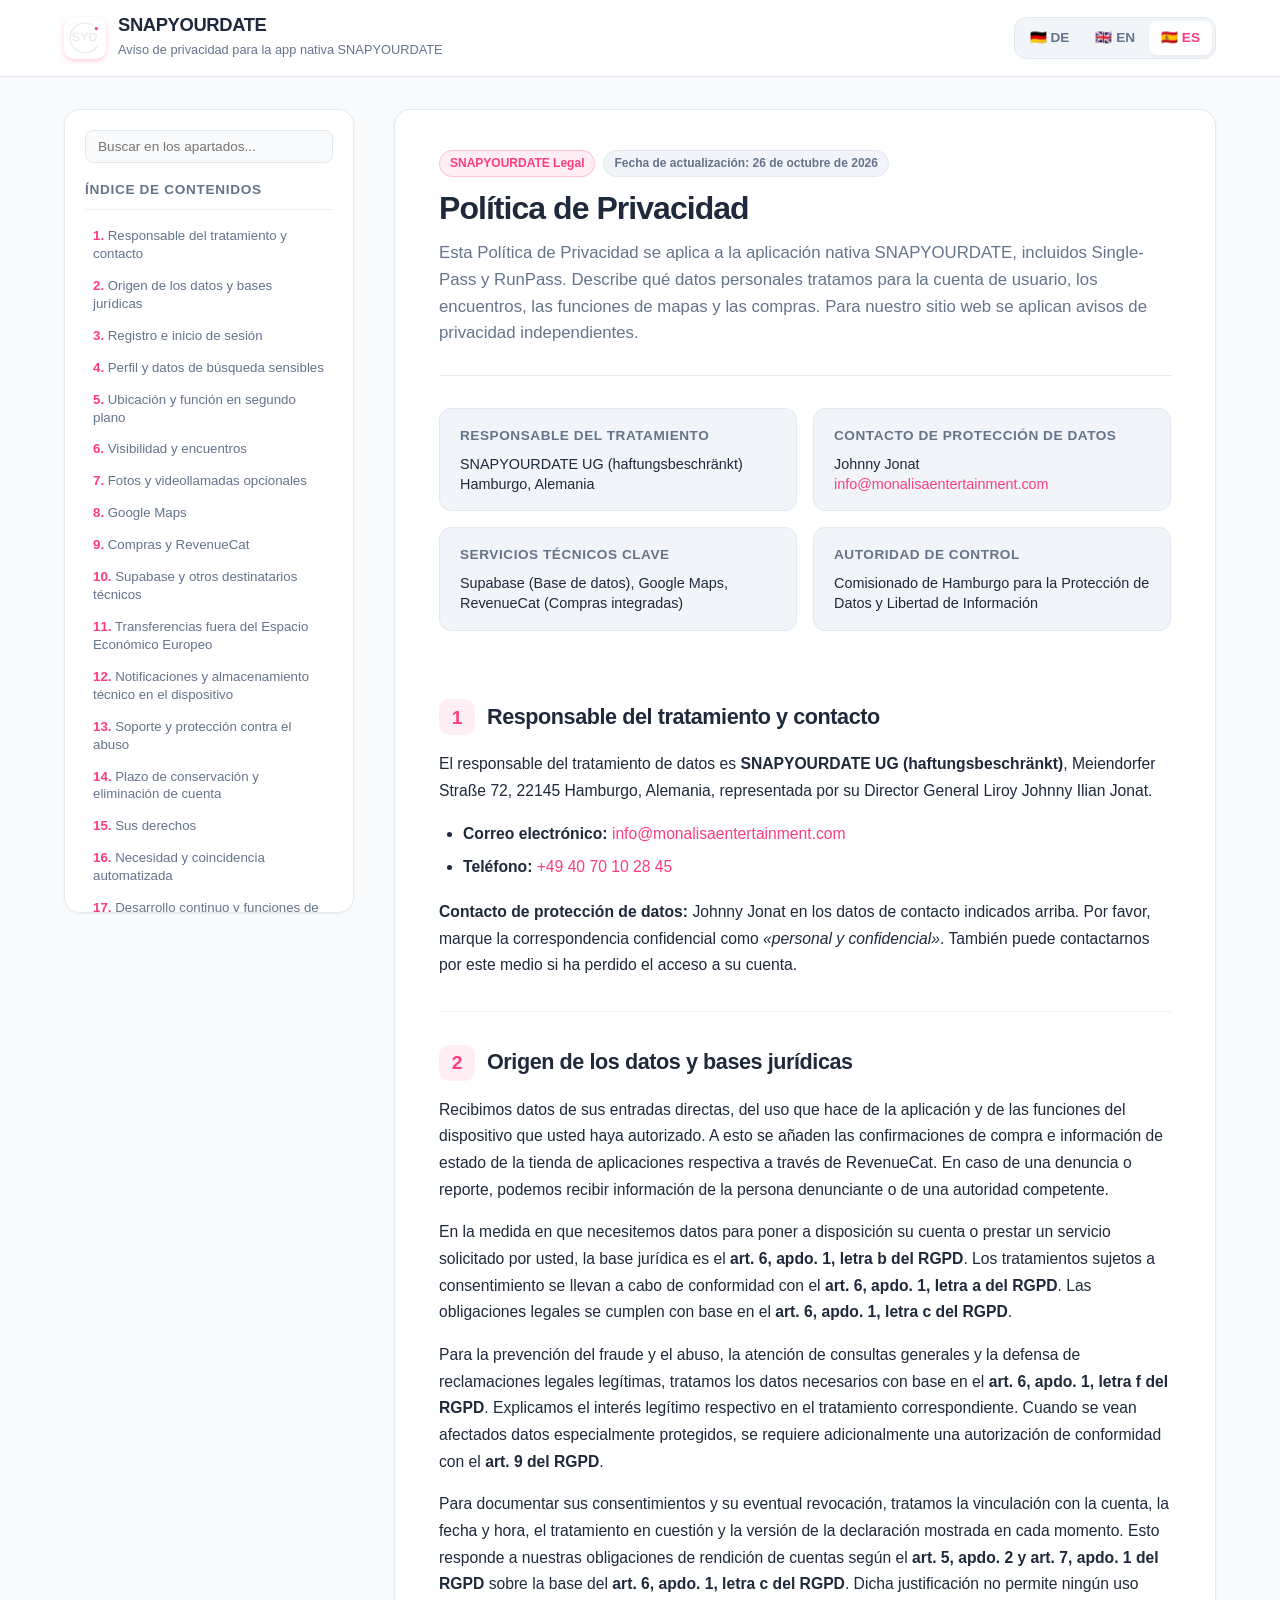
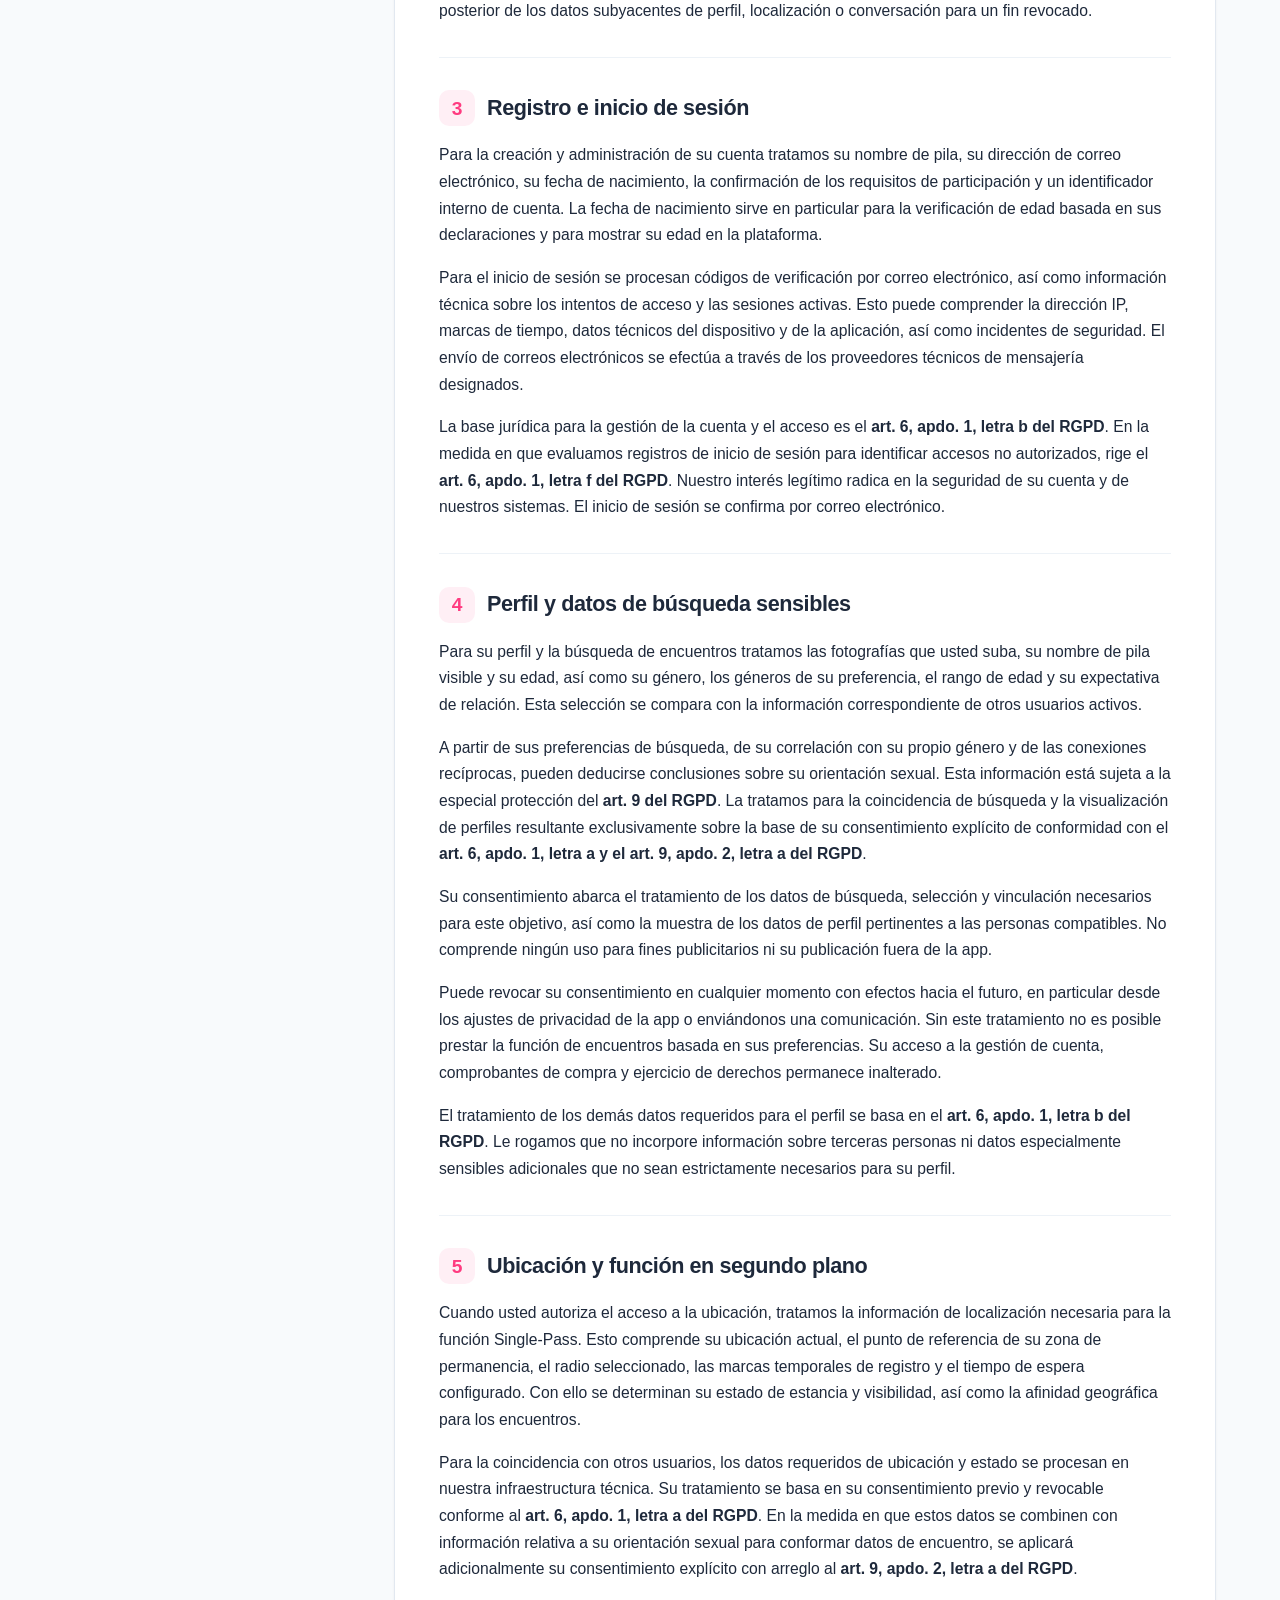
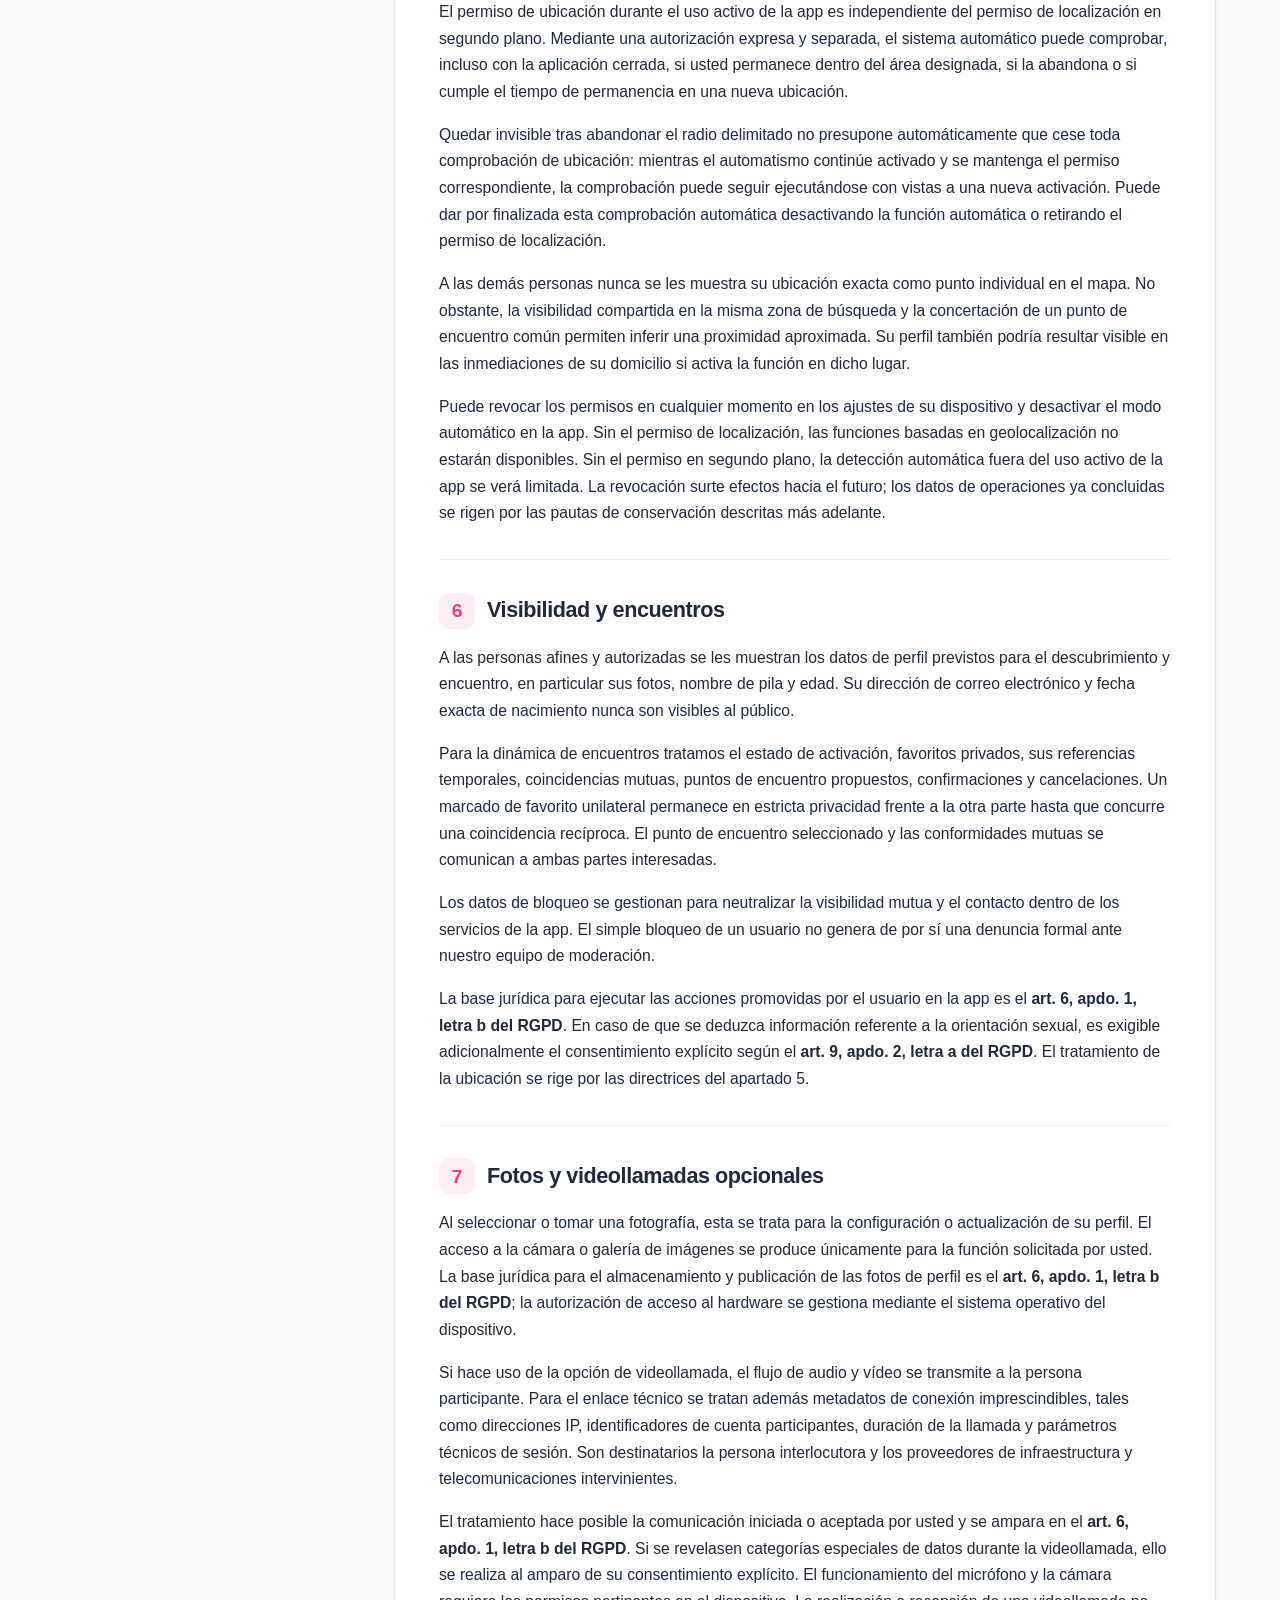
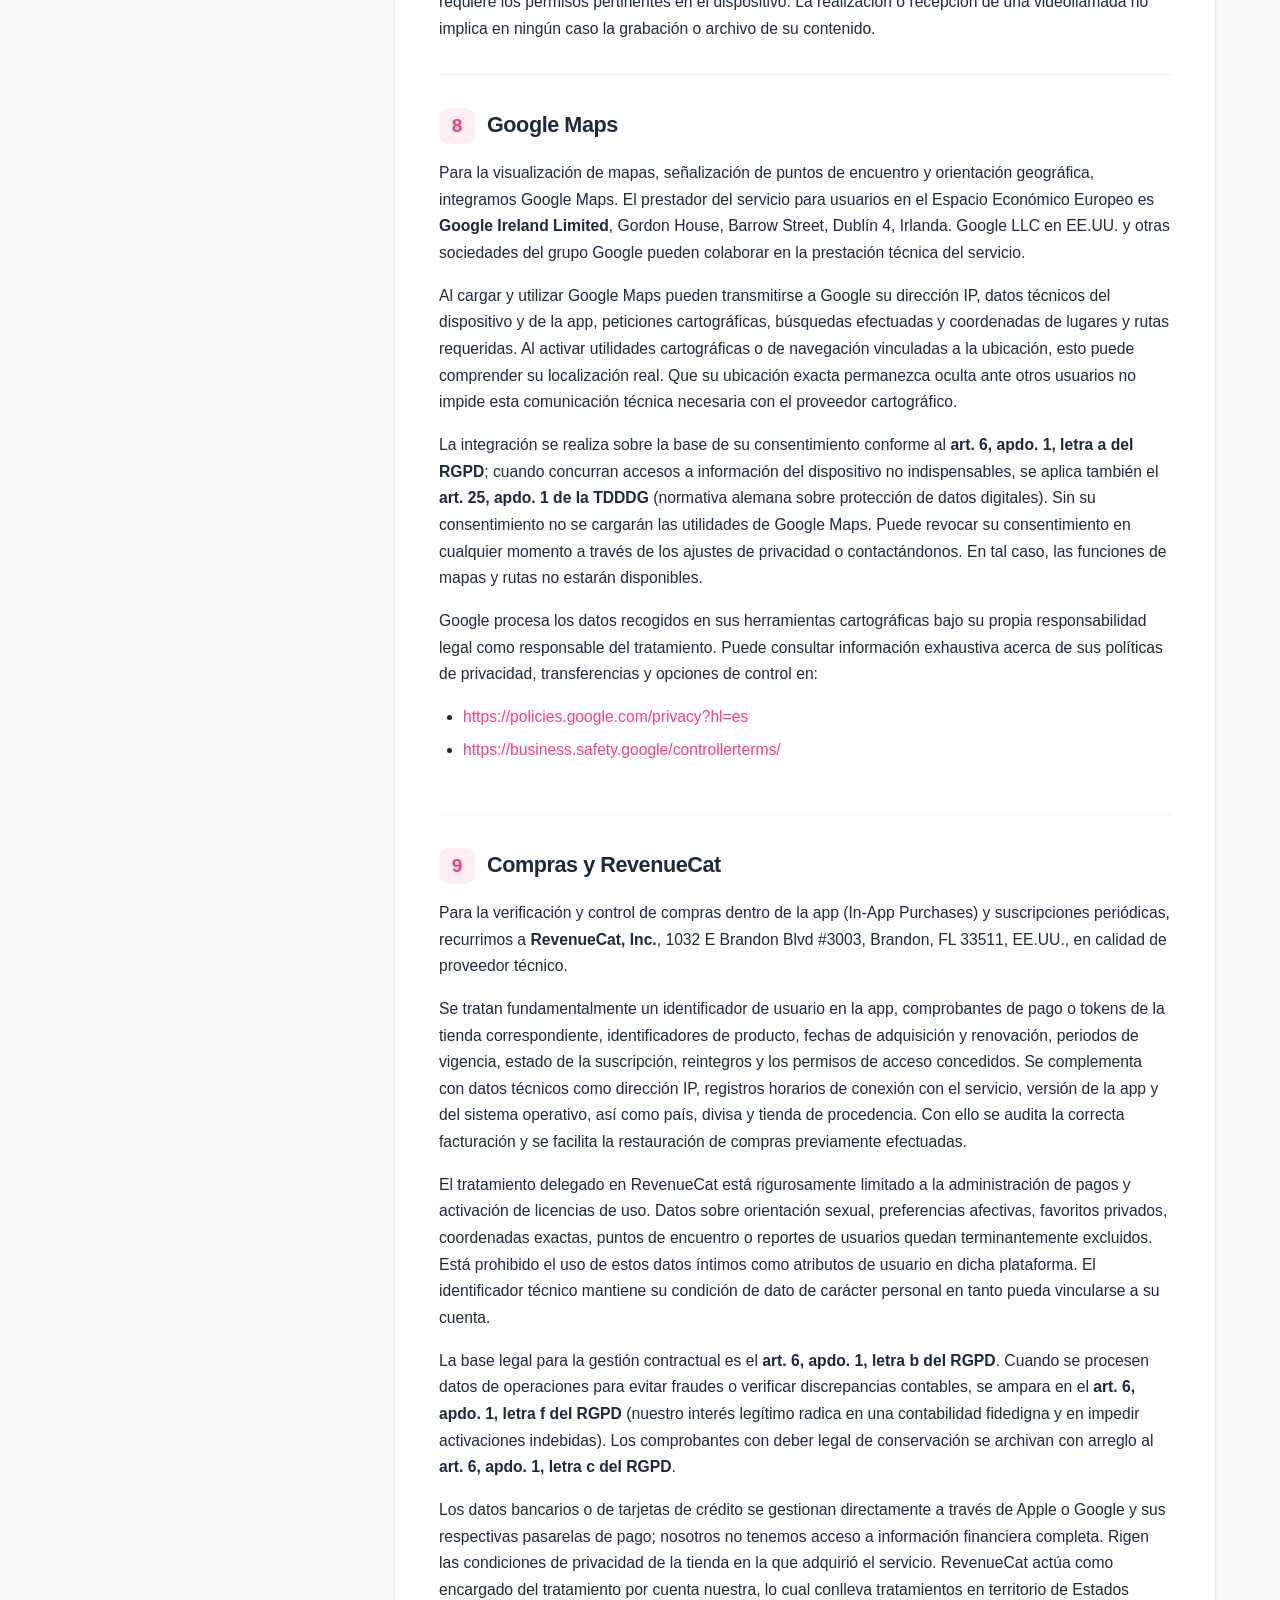
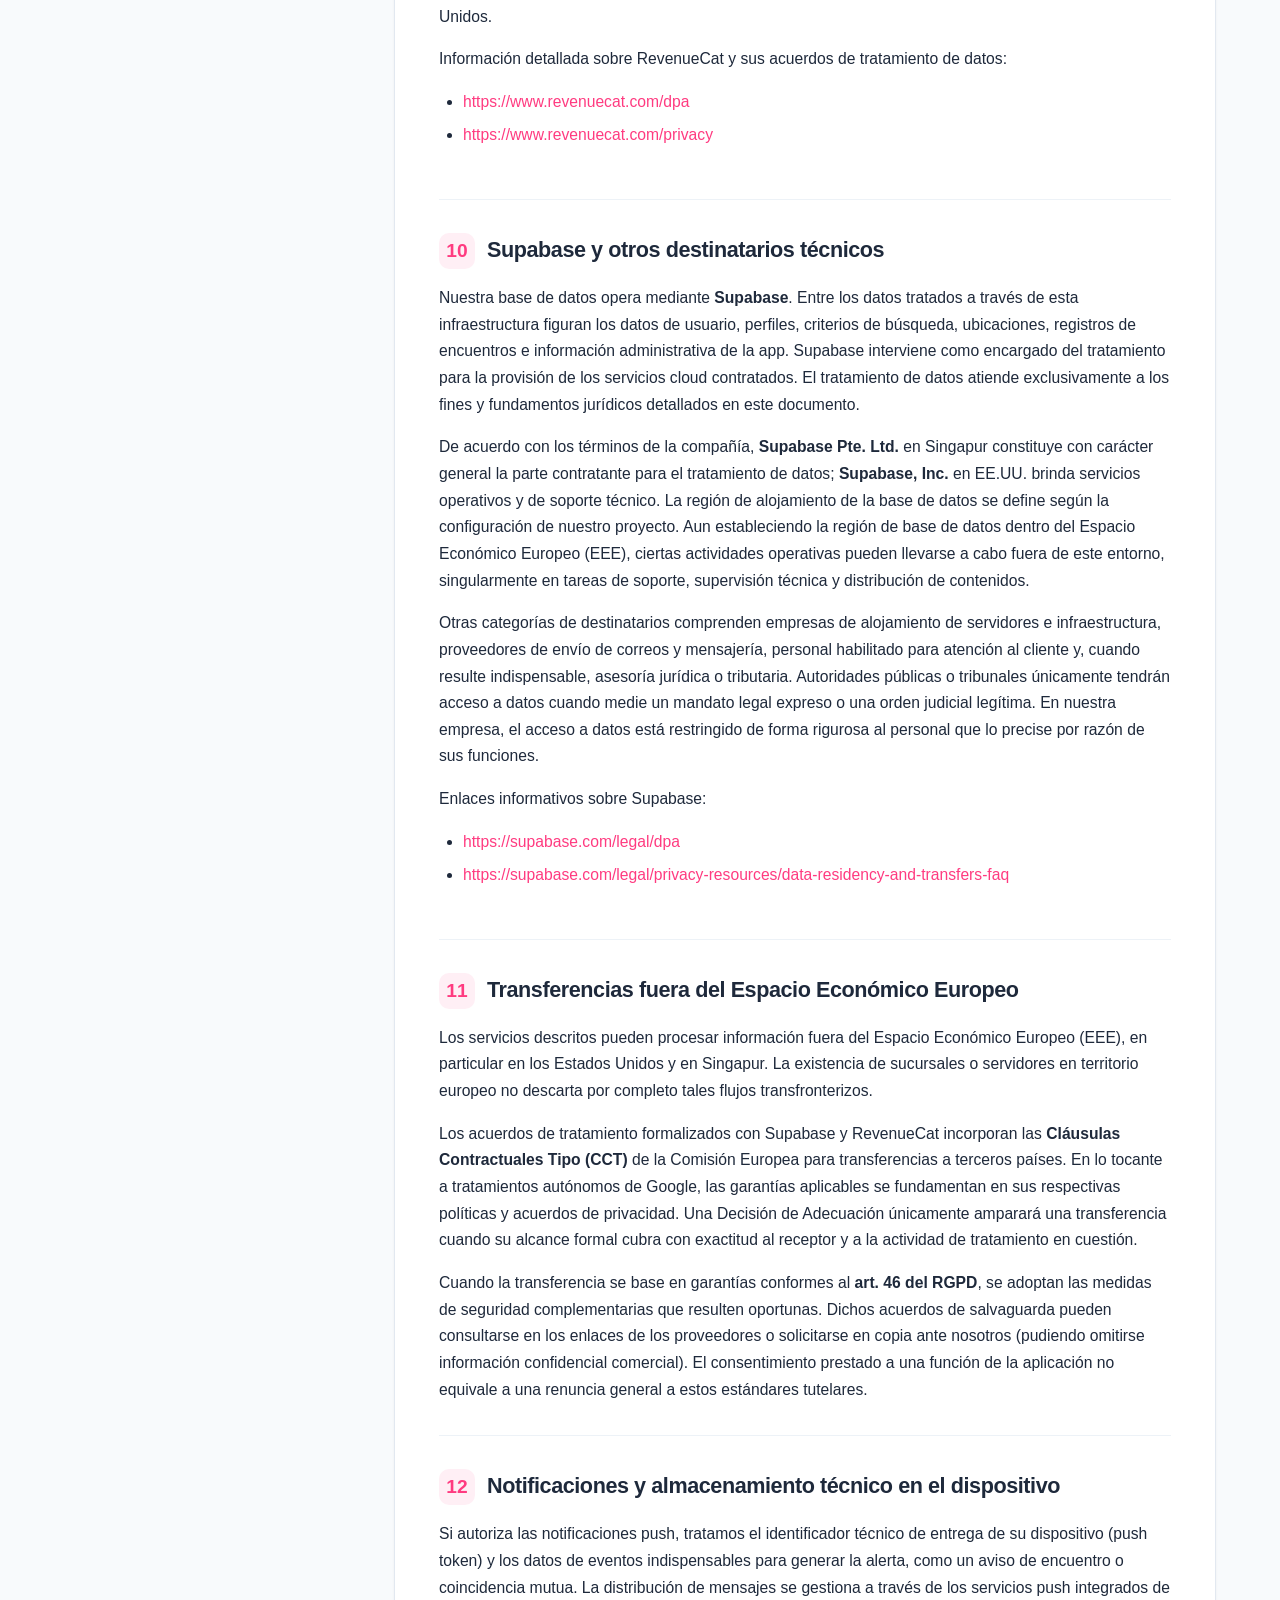
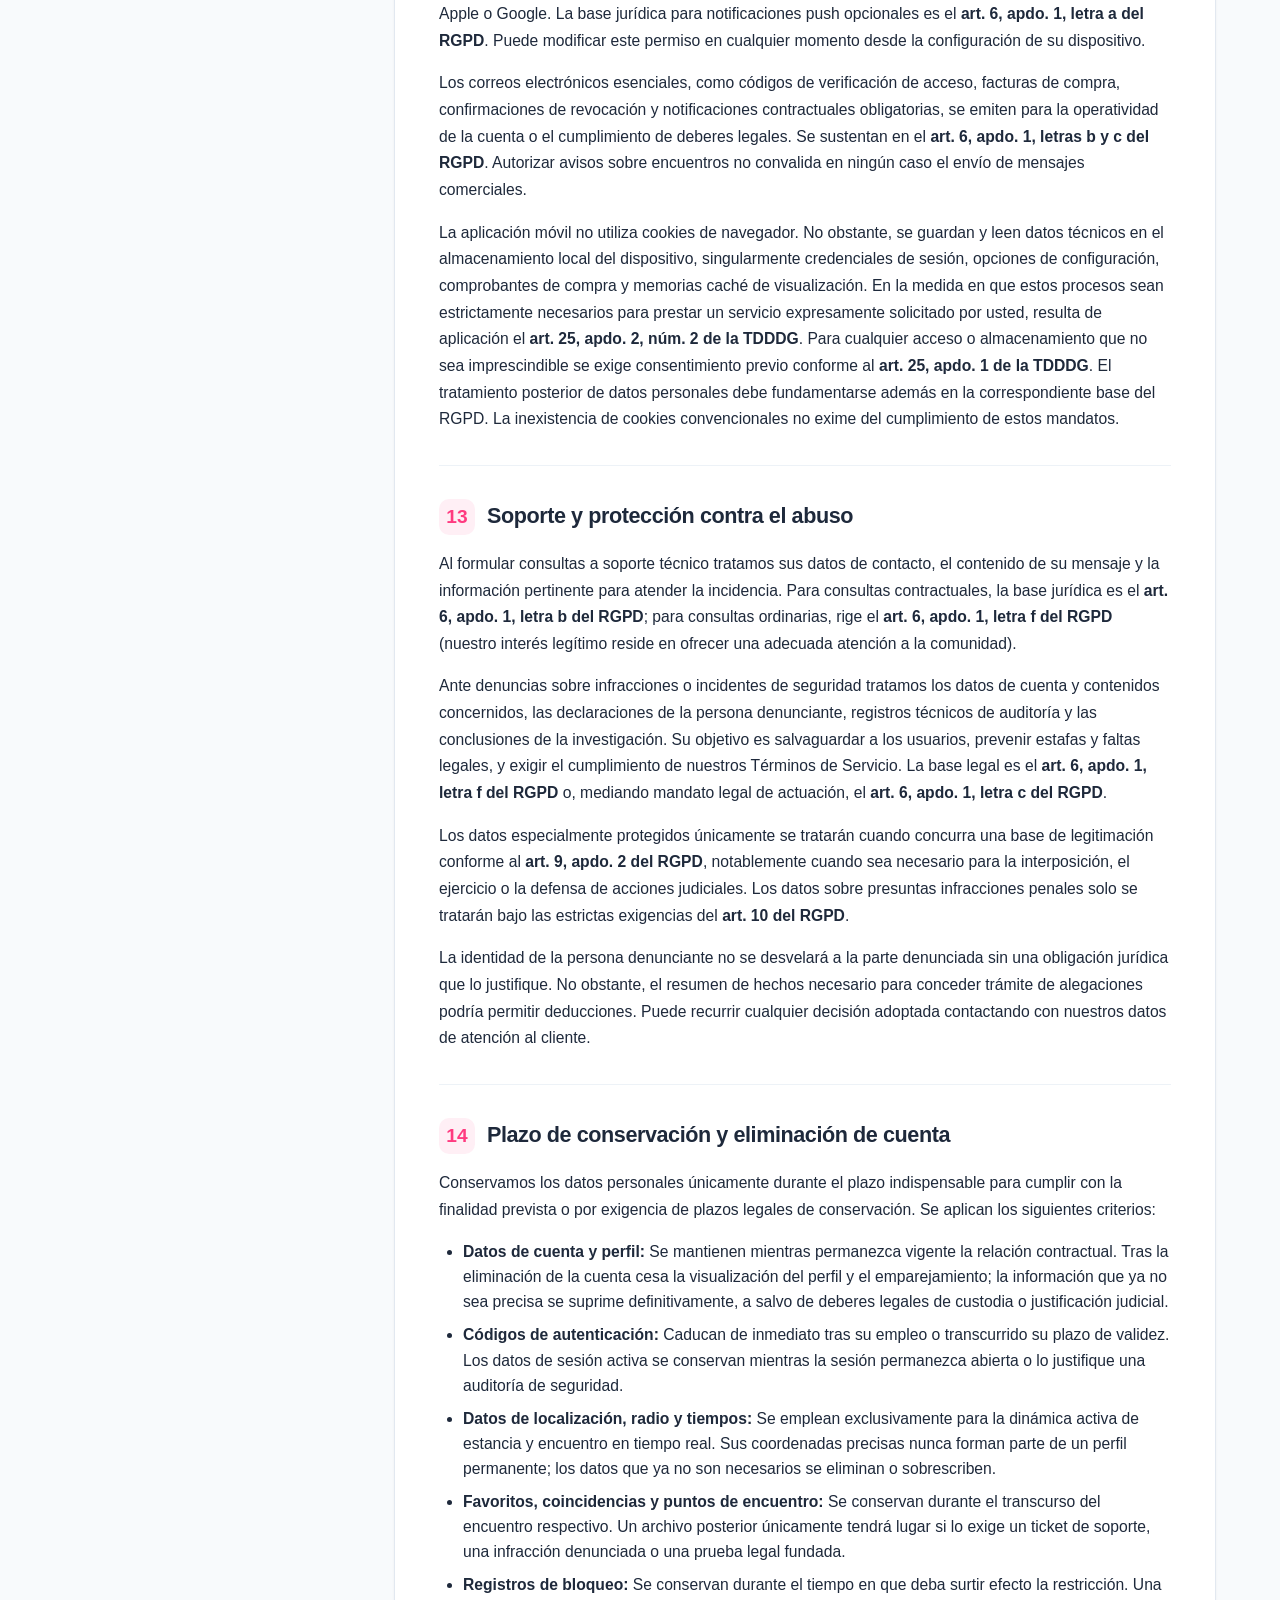
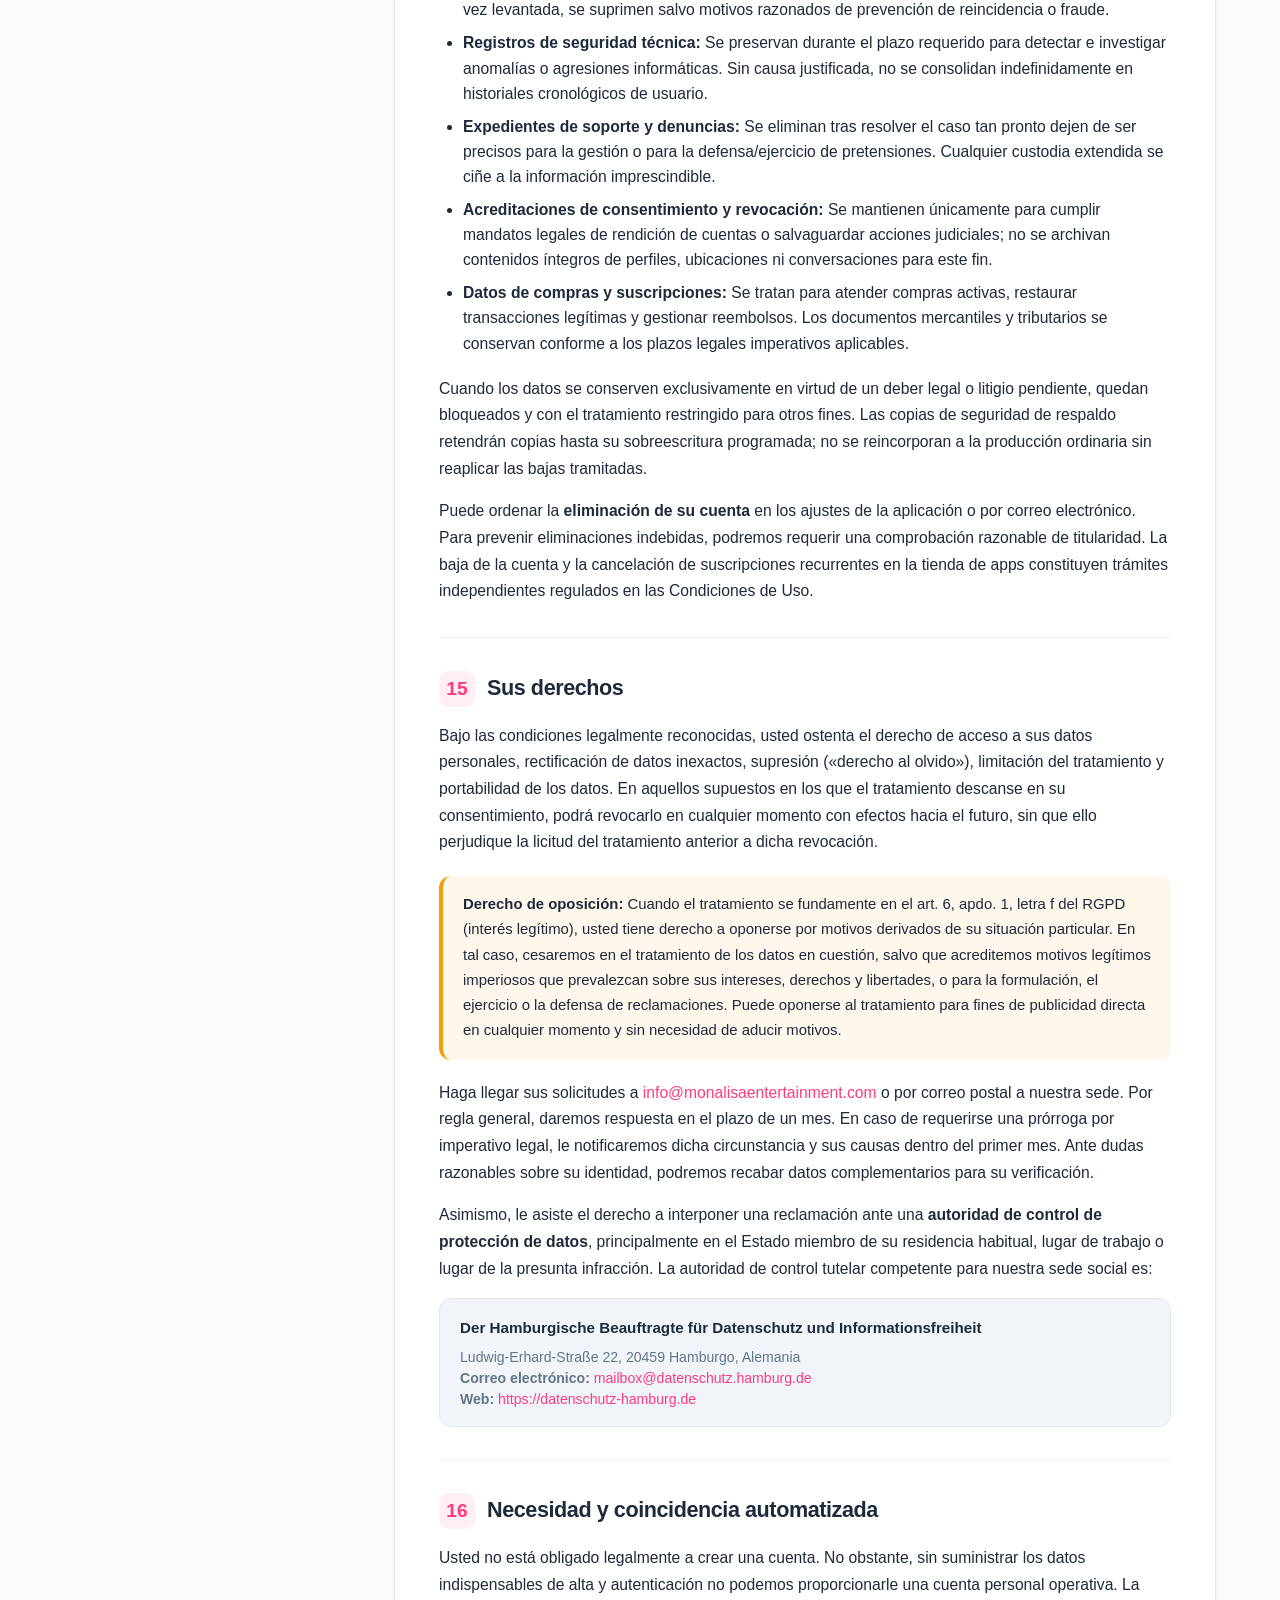
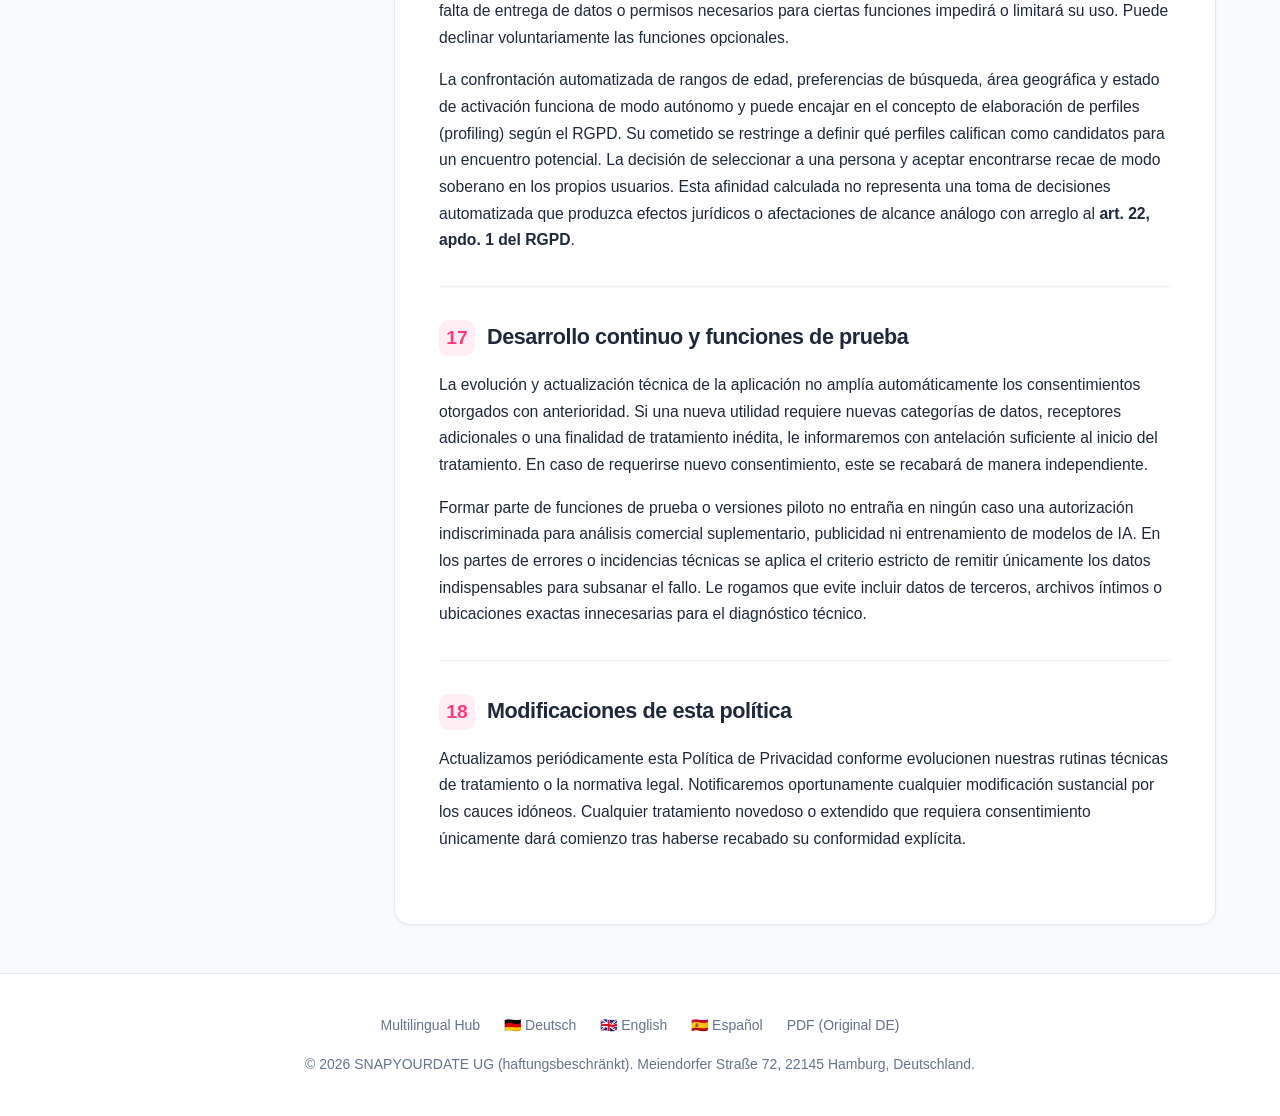
<file: privacy-es.html>
<!DOCTYPE html>
<html lang="es">
<head>
    <meta charset="UTF-8">
    <meta name="viewport" content="width=device-width, initial-scale=1.0">
    <title>Política de Privacidad – SNAPYOURDATE</title>
    <meta name="description" content="Aviso de privacidad para la app nativa SNAPYOURDATE - SNAPYOURDATE">
    <link rel="icon" type="image/png" href="SYD_App_Icon_Transparent.png">
    <link rel="stylesheet" href="style.css">
</head>
<body>
    <header class="header">
        <div class="header-container">
            <a href="index.html" class="brand">
                <img src="SYD_App_Icon_Transparent.png" alt="SNAPYOURDATE Logo">
                <div class="brand-text">
                    <h1>SNAPYOURDATE</h1>
                    <span>Aviso de privacidad para la app nativa SNAPYOURDATE</span>
                </div>
            </a>
            
    <div class="lang-switcher">
        <a href="privacy-de.html" class="lang-btn ">🇩🇪 DE</a>
        <a href="privacy-en.html" class="lang-btn ">🇬🇧 EN</a>
        <a href="privacy-es.html" class="lang-btn active">🇪🇸 ES</a>
    </div>
    
        </div>
    </header>

    <div class="main-layout">
        <aside class="sidebar">
            <div class="search-box">
                <input type="text" class="search-input" id="searchInput" placeholder="Buscar en los apartados...">
            </div>
            <h3>Índice de contenidos</h3>
            <ul class="toc-list" id="tocList">
                <li><a href="#sec-1" class="toc-link"><span style="color:var(--primary);font-weight:700;">1.</span> Responsable del tratamiento y contacto</a></li>
<li><a href="#sec-2" class="toc-link"><span style="color:var(--primary);font-weight:700;">2.</span> Origen de los datos y bases jurídicas</a></li>
<li><a href="#sec-3" class="toc-link"><span style="color:var(--primary);font-weight:700;">3.</span> Registro e inicio de sesión</a></li>
<li><a href="#sec-4" class="toc-link"><span style="color:var(--primary);font-weight:700;">4.</span> Perfil y datos de búsqueda sensibles</a></li>
<li><a href="#sec-5" class="toc-link"><span style="color:var(--primary);font-weight:700;">5.</span> Ubicación y función en segundo plano</a></li>
<li><a href="#sec-6" class="toc-link"><span style="color:var(--primary);font-weight:700;">6.</span> Visibilidad y encuentros</a></li>
<li><a href="#sec-7" class="toc-link"><span style="color:var(--primary);font-weight:700;">7.</span> Fotos y videollamadas opcionales</a></li>
<li><a href="#sec-8" class="toc-link"><span style="color:var(--primary);font-weight:700;">8.</span> Google Maps</a></li>
<li><a href="#sec-9" class="toc-link"><span style="color:var(--primary);font-weight:700;">9.</span> Compras y RevenueCat</a></li>
<li><a href="#sec-10" class="toc-link"><span style="color:var(--primary);font-weight:700;">10.</span> Supabase y otros destinatarios técnicos</a></li>
<li><a href="#sec-11" class="toc-link"><span style="color:var(--primary);font-weight:700;">11.</span> Transferencias fuera del Espacio Económico Europeo</a></li>
<li><a href="#sec-12" class="toc-link"><span style="color:var(--primary);font-weight:700;">12.</span> Notificaciones y almacenamiento técnico en el dispositivo</a></li>
<li><a href="#sec-13" class="toc-link"><span style="color:var(--primary);font-weight:700;">13.</span> Soporte y protección contra el abuso</a></li>
<li><a href="#sec-14" class="toc-link"><span style="color:var(--primary);font-weight:700;">14.</span> Plazo de conservación y eliminación de cuenta</a></li>
<li><a href="#sec-15" class="toc-link"><span style="color:var(--primary);font-weight:700;">15.</span> Sus derechos</a></li>
<li><a href="#sec-16" class="toc-link"><span style="color:var(--primary);font-weight:700;">16.</span> Necesidad y coincidencia automatizada</a></li>
<li><a href="#sec-17" class="toc-link"><span style="color:var(--primary);font-weight:700;">17.</span> Desarrollo continuo y funciones de prueba</a></li>
<li><a href="#sec-18" class="toc-link"><span style="color:var(--primary);font-weight:700;">18.</span> Modificaciones de esta política</a></li>

            </ul>
        </aside>

        <main class="content-area">
            <div class="hero-banner">
                <div class="badge-row">
                    <span class="badge">SNAPYOURDATE Legal</span>
                    <span class="badge badge-date">Fecha de actualización: 26 de octubre de 2026</span>
                </div>
                <h1>Política de Privacidad</h1>
                <p class="intro-lead">Esta Política de Privacidad se aplica a la aplicación nativa SNAPYOURDATE, incluidos Single-Pass y RunPass. Describe qué datos personales tratamos para la cuenta de usuario, los encuentros, las funciones de mapas y las compras. Para nuestro sitio web se aplican avisos de privacidad independientes.</p>
            </div>

            <div class="quick-cards">
                
        <div class="quick-card">
            <h4>Responsable del tratamiento</h4>
            <p>SNAPYOURDATE UG (haftungsbeschränkt)<br>Hamburgo, Alemania</p>
        </div>
        
        <div class="quick-card">
            <h4>Contacto de protección de datos</h4>
            <p>Johnny Jonat<br><a href='mailto:info@monalisaentertainment.com'>info@monalisaentertainment.com</a></p>
        </div>
        
        <div class="quick-card">
            <h4>Servicios técnicos clave</h4>
            <p>Supabase (Base de datos), Google Maps, RevenueCat (Compras integradas)</p>
        </div>
        
        <div class="quick-card">
            <h4>Autoridad de control</h4>
            <p>Comisionado de Hamburgo para la Protección de Datos y Libertad de Información</p>
        </div>
        
            </div>

            <div id="sectionsContainer">
                
        <article id="sec-1" class="policy-section">
            <header class="section-header">
                <span class="section-num">1</span>
                <h2 class="section-title">Responsable del tratamiento y contacto</h2>
            </header>
            <div class="section-body">
                <p>El responsable del tratamiento de datos es <strong>SNAPYOURDATE UG (haftungsbeschränkt)</strong>, Meiendorfer Straße 72, 22145 Hamburgo, Alemania, representada por su Director General Liroy Johnny Ilian Jonat.</p>
<ul>
    <li><strong>Correo electrónico:</strong> <a href="mailto:info@monalisaentertainment.com">info@monalisaentertainment.com</a></li>
    <li><strong>Teléfono:</strong> <a href="tel:+494070102845">+49 40 70 10 28 45</a></li>
</ul>
<p><strong>Contacto de protección de datos:</strong> Johnny Jonat en los datos de contacto indicados arriba. Por favor, marque la correspondencia confidencial como <em>«personal y confidencial»</em>. También puede contactarnos por este medio si ha perdido el acceso a su cuenta.</p>
            </div>
        </article>
        
        <article id="sec-2" class="policy-section">
            <header class="section-header">
                <span class="section-num">2</span>
                <h2 class="section-title">Origen de los datos y bases jurídicas</h2>
            </header>
            <div class="section-body">
                <p>Recibimos datos de sus entradas directas, del uso que hace de la aplicación y de las funciones del dispositivo que usted haya autorizado. A esto se añaden las confirmaciones de compra e información de estado de la tienda de aplicaciones respectiva a través de RevenueCat. En caso de una denuncia o reporte, podemos recibir información de la persona denunciante o de una autoridad competente.</p>
<p>En la medida en que necesitemos datos para poner a disposición su cuenta o prestar un servicio solicitado por usted, la base jurídica es el <strong>art. 6, apdo. 1, letra b del RGPD</strong>. Los tratamientos sujetos a consentimiento se llevan a cabo de conformidad con el <strong>art. 6, apdo. 1, letra a del RGPD</strong>. Las obligaciones legales se cumplen con base en el <strong>art. 6, apdo. 1, letra c del RGPD</strong>.</p>
<p>Para la prevención del fraude y el abuso, la atención de consultas generales y la defensa de reclamaciones legales legítimas, tratamos los datos necesarios con base en el <strong>art. 6, apdo. 1, letra f del RGPD</strong>. Explicamos el interés legítimo respectivo en el tratamiento correspondiente. Cuando se vean afectados datos especialmente protegidos, se requiere adicionalmente una autorización de conformidad con el <strong>art. 9 del RGPD</strong>.</p>
<p>Para documentar sus consentimientos y su eventual revocación, tratamos la vinculación con la cuenta, la fecha y hora, el tratamiento en cuestión y la versión de la declaración mostrada en cada momento. Esto responde a nuestras obligaciones de rendición de cuentas según el <strong>art. 5, apdo. 2 y art. 7, apdo. 1 del RGPD</strong> sobre la base del <strong>art. 6, apdo. 1, letra c del RGPD</strong>. Dicha justificación no permite ningún uso posterior de los datos subyacentes de perfil, localización o conversación para un fin revocado.</p>
            </div>
        </article>
        
        <article id="sec-3" class="policy-section">
            <header class="section-header">
                <span class="section-num">3</span>
                <h2 class="section-title">Registro e inicio de sesión</h2>
            </header>
            <div class="section-body">
                <p>Para la creación y administración de su cuenta tratamos su nombre de pila, su dirección de correo electrónico, su fecha de nacimiento, la confirmación de los requisitos de participación y un identificador interno de cuenta. La fecha de nacimiento sirve en particular para la verificación de edad basada en sus declaraciones y para mostrar su edad en la plataforma.</p>
<p>Para el inicio de sesión se procesan códigos de verificación por correo electrónico, así como información técnica sobre los intentos de acceso y las sesiones activas. Esto puede comprender la dirección IP, marcas de tiempo, datos técnicos del dispositivo y de la aplicación, así como incidentes de seguridad. El envío de correos electrónicos se efectúa a través de los proveedores técnicos de mensajería designados.</p>
<p>La base jurídica para la gestión de la cuenta y el acceso es el <strong>art. 6, apdo. 1, letra b del RGPD</strong>. En la medida en que evaluamos registros de inicio de sesión para identificar accesos no autorizados, rige el <strong>art. 6, apdo. 1, letra f del RGPD</strong>. Nuestro interés legítimo radica en la seguridad de su cuenta y de nuestros sistemas. El inicio de sesión se confirma por correo electrónico.</p>
            </div>
        </article>
        
        <article id="sec-4" class="policy-section">
            <header class="section-header">
                <span class="section-num">4</span>
                <h2 class="section-title">Perfil y datos de búsqueda sensibles</h2>
            </header>
            <div class="section-body">
                <p>Para su perfil y la búsqueda de encuentros tratamos las fotografías que usted suba, su nombre de pila visible y su edad, así como su género, los géneros de su preferencia, el rango de edad y su expectativa de relación. Esta selección se compara con la información correspondiente de otros usuarios activos.</p>
<p>A partir de sus preferencias de búsqueda, de su correlación con su propio género y de las conexiones recíprocas, pueden deducirse conclusiones sobre su orientación sexual. Esta información está sujeta a la especial protección del <strong>art. 9 del RGPD</strong>. La tratamos para la coincidencia de búsqueda y la visualización de perfiles resultante exclusivamente sobre la base de su consentimiento explícito de conformidad con el <strong>art. 6, apdo. 1, letra a y el art. 9, apdo. 2, letra a del RGPD</strong>.</p>
<p>Su consentimiento abarca el tratamiento de los datos de búsqueda, selección y vinculación necesarios para este objetivo, así como la muestra de los datos de perfil pertinentes a las personas compatibles. No comprende ningún uso para fines publicitarios ni su publicación fuera de la app.</p>
<p>Puede revocar su consentimiento en cualquier momento con efectos hacia el futuro, en particular desde los ajustes de privacidad de la app o enviándonos una comunicación. Sin este tratamiento no es posible prestar la función de encuentros basada en sus preferencias. Su acceso a la gestión de cuenta, comprobantes de compra y ejercicio de derechos permanece inalterado.</p>
<p>El tratamiento de los demás datos requeridos para el perfil se basa en el <strong>art. 6, apdo. 1, letra b del RGPD</strong>. Le rogamos que no incorpore información sobre terceras personas ni datos especialmente sensibles adicionales que no sean estrictamente necesarios para su perfil.</p>
            </div>
        </article>
        
        <article id="sec-5" class="policy-section">
            <header class="section-header">
                <span class="section-num">5</span>
                <h2 class="section-title">Ubicación y función en segundo plano</h2>
            </header>
            <div class="section-body">
                <p>Cuando usted autoriza el acceso a la ubicación, tratamos la información de localización necesaria para la función Single-Pass. Esto comprende su ubicación actual, el punto de referencia de su zona de permanencia, el radio seleccionado, las marcas temporales de registro y el tiempo de espera configurado. Con ello se determinan su estado de estancia y visibilidad, así como la afinidad geográfica para los encuentros.</p>
<p>Para la coincidencia con otros usuarios, los datos requeridos de ubicación y estado se procesan en nuestra infraestructura técnica. Su tratamiento se basa en su consentimiento previo y revocable conforme al <strong>art. 6, apdo. 1, letra a del RGPD</strong>. En la medida en que estos datos se combinen con información relativa a su orientación sexual para conformar datos de encuentro, se aplicará adicionalmente su consentimiento explícito con arreglo al <strong>art. 9, apdo. 2, letra a del RGPD</strong>.</p>
<p>El permiso de ubicación durante el uso activo de la app es independiente del permiso de localización en segundo plano. Mediante una autorización expresa y separada, el sistema automático puede comprobar, incluso con la aplicación cerrada, si usted permanece dentro del área designada, si la abandona o si cumple el tiempo de permanencia en una nueva ubicación.</p>
<p>Quedar invisible tras abandonar el radio delimitado no presupone automáticamente que cese toda comprobación de ubicación: mientras el automatismo continúe activado y se mantenga el permiso correspondiente, la comprobación puede seguir ejecutándose con vistas a una nueva activación. Puede dar por finalizada esta comprobación automática desactivando la función automática o retirando el permiso de localización.</p>
<p>A las demás personas nunca se les muestra su ubicación exacta como punto individual en el mapa. No obstante, la visibilidad compartida en la misma zona de búsqueda y la concertación de un punto de encuentro común permiten inferir una proximidad aproximada. Su perfil también podría resultar visible en las inmediaciones de su domicilio si activa la función en dicho lugar.</p>
<p>Puede revocar los permisos en cualquier momento en los ajustes de su dispositivo y desactivar el modo automático en la app. Sin el permiso de localización, las funciones basadas en geolocalización no estarán disponibles. Sin el permiso en segundo plano, la detección automática fuera del uso activo de la app se verá limitada. La revocación surte efectos hacia el futuro; los datos de operaciones ya concluidas se rigen por las pautas de conservación descritas más adelante.</p>
            </div>
        </article>
        
        <article id="sec-6" class="policy-section">
            <header class="section-header">
                <span class="section-num">6</span>
                <h2 class="section-title">Visibilidad y encuentros</h2>
            </header>
            <div class="section-body">
                <p>A las personas afines y autorizadas se les muestran los datos de perfil previstos para el descubrimiento y encuentro, en particular sus fotos, nombre de pila y edad. Su dirección de correo electrónico y fecha exacta de nacimiento nunca son visibles al público.</p>
<p>Para la dinámica de encuentros tratamos el estado de activación, favoritos privados, sus referencias temporales, coincidencias mutuas, puntos de encuentro propuestos, confirmaciones y cancelaciones. Un marcado de favorito unilateral permanece en estricta privacidad frente a la otra parte hasta que concurre una coincidencia recíproca. El punto de encuentro seleccionado y las conformidades mutuas se comunican a ambas partes interesadas.</p>
<p>Los datos de bloqueo se gestionan para neutralizar la visibilidad mutua y el contacto dentro de los servicios de la app. El simple bloqueo de un usuario no genera de por sí una denuncia formal ante nuestro equipo de moderación.</p>
<p>La base jurídica para ejecutar las acciones promovidas por el usuario en la app es el <strong>art. 6, apdo. 1, letra b del RGPD</strong>. En caso de que se deduzca información referente a la orientación sexual, es exigible adicionalmente el consentimiento explícito según el <strong>art. 9, apdo. 2, letra a del RGPD</strong>. El tratamiento de la ubicación se rige por las directrices del apartado 5.</p>
            </div>
        </article>
        
        <article id="sec-7" class="policy-section">
            <header class="section-header">
                <span class="section-num">7</span>
                <h2 class="section-title">Fotos y videollamadas opcionales</h2>
            </header>
            <div class="section-body">
                <p>Al seleccionar o tomar una fotografía, esta se trata para la configuración o actualización de su perfil. El acceso a la cámara o galería de imágenes se produce únicamente para la función solicitada por usted. La base jurídica para el almacenamiento y publicación de las fotos de perfil es el <strong>art. 6, apdo. 1, letra b del RGPD</strong>; la autorización de acceso al hardware se gestiona mediante el sistema operativo del dispositivo.</p>
<p>Si hace uso de la opción de videollamada, el flujo de audio y vídeo se transmite a la persona participante. Para el enlace técnico se tratan además metadatos de conexión imprescindibles, tales como direcciones IP, identificadores de cuenta participantes, duración de la llamada y parámetros técnicos de sesión. Son destinatarios la persona interlocutora y los proveedores de infraestructura y telecomunicaciones intervinientes.</p>
<p>El tratamiento hace posible la comunicación iniciada o aceptada por usted y se ampara en el <strong>art. 6, apdo. 1, letra b del RGPD</strong>. Si se revelasen categorías especiales de datos durante la videollamada, ello se realiza al amparo de su consentimiento explícito. El funcionamiento del micrófono y la cámara requiere los permisos pertinentes en el dispositivo. La realización o recepción de una videollamada no implica en ningún caso la grabación o archivo de su contenido.</p>
            </div>
        </article>
        
        <article id="sec-8" class="policy-section">
            <header class="section-header">
                <span class="section-num">8</span>
                <h2 class="section-title">Google Maps</h2>
            </header>
            <div class="section-body">
                <p>Para la visualización de mapas, señalización de puntos de encuentro y orientación geográfica, integramos Google Maps. El prestador del servicio para usuarios en el Espacio Económico Europeo es <strong>Google Ireland Limited</strong>, Gordon House, Barrow Street, Dublín 4, Irlanda. Google LLC en EE.UU. y otras sociedades del grupo Google pueden colaborar en la prestación técnica del servicio.</p>
<p>Al cargar y utilizar Google Maps pueden transmitirse a Google su dirección IP, datos técnicos del dispositivo y de la app, peticiones cartográficas, búsquedas efectuadas y coordenadas de lugares y rutas requeridas. Al activar utilidades cartográficas o de navegación vinculadas a la ubicación, esto puede comprender su localización real. Que su ubicación exacta permanezca oculta ante otros usuarios no impide esta comunicación técnica necesaria con el proveedor cartográfico.</p>
<p>La integración se realiza sobre la base de su consentimiento conforme al <strong>art. 6, apdo. 1, letra a del RGPD</strong>; cuando concurran accesos a información del dispositivo no indispensables, se aplica también el <strong>art. 25, apdo. 1 de la TDDDG</strong> (normativa alemana sobre protección de datos digitales). Sin su consentimiento no se cargarán las utilidades de Google Maps. Puede revocar su consentimiento en cualquier momento a través de los ajustes de privacidad o contactándonos. En tal caso, las funciones de mapas y rutas no estarán disponibles.</p>
<p>Google procesa los datos recogidos en sus herramientas cartográficas bajo su propia responsabilidad legal como responsable del tratamiento. Puede consultar información exhaustiva acerca de sus políticas de privacidad, transferencias y opciones de control en:</p>
<ul>
    <li><a href="https://policies.google.com/privacy?hl=es" target="_blank" rel="noopener noreferrer">https://policies.google.com/privacy?hl=es</a></li>
    <li><a href="https://business.safety.google/controllerterms/" target="_blank" rel="noopener noreferrer">https://business.safety.google/controllerterms/</a></li>
</ul>
            </div>
        </article>
        
        <article id="sec-9" class="policy-section">
            <header class="section-header">
                <span class="section-num">9</span>
                <h2 class="section-title">Compras y RevenueCat</h2>
            </header>
            <div class="section-body">
                <p>Para la verificación y control de compras dentro de la app (In-App Purchases) y suscripciones periódicas, recurrimos a <strong>RevenueCat, Inc.</strong>, 1032 E Brandon Blvd #3003, Brandon, FL 33511, EE.UU., en calidad de proveedor técnico.</p>
<p>Se tratan fundamentalmente un identificador de usuario en la app, comprobantes de pago o tokens de la tienda correspondiente, identificadores de producto, fechas de adquisición y renovación, periodos de vigencia, estado de la suscripción, reintegros y los permisos de acceso concedidos. Se complementa con datos técnicos como dirección IP, registros horarios de conexión con el servicio, versión de la app y del sistema operativo, así como país, divisa y tienda de procedencia. Con ello se audita la correcta facturación y se facilita la restauración de compras previamente efectuadas.</p>
<p>El tratamiento delegado en RevenueCat está rigurosamente limitado a la administración de pagos y activación de licencias de uso. Datos sobre orientación sexual, preferencias afectivas, favoritos privados, coordenadas exactas, puntos de encuentro o reportes de usuarios quedan terminantemente excluidos. Está prohibido el uso de estos datos íntimos como atributos de usuario en dicha plataforma. El identificador técnico mantiene su condición de dato de carácter personal en tanto pueda vincularse a su cuenta.</p>
<p>La base legal para la gestión contractual es el <strong>art. 6, apdo. 1, letra b del RGPD</strong>. Cuando se procesen datos de operaciones para evitar fraudes o verificar discrepancias contables, se ampara en el <strong>art. 6, apdo. 1, letra f del RGPD</strong> (nuestro interés legítimo radica en una contabilidad fidedigna y en impedir activaciones indebidas). Los comprobantes con deber legal de conservación se archivan con arreglo al <strong>art. 6, apdo. 1, letra c del RGPD</strong>.</p>
<p>Los datos bancarios o de tarjetas de crédito se gestionan directamente a través de Apple o Google y sus respectivas pasarelas de pago; nosotros no tenemos acceso a información financiera completa. Rigen las condiciones de privacidad de la tienda en la que adquirió el servicio. RevenueCat actúa como encargado del tratamiento por cuenta nuestra, lo cual conlleva tratamientos en territorio de Estados Unidos.</p>
<p>Información detallada sobre RevenueCat y sus acuerdos de tratamiento de datos:</p>
<ul>
    <li><a href="https://www.revenuecat.com/dpa" target="_blank" rel="noopener noreferrer">https://www.revenuecat.com/dpa</a></li>
    <li><a href="https://www.revenuecat.com/privacy" target="_blank" rel="noopener noreferrer">https://www.revenuecat.com/privacy</a></li>
</ul>
            </div>
        </article>
        
        <article id="sec-10" class="policy-section">
            <header class="section-header">
                <span class="section-num">10</span>
                <h2 class="section-title">Supabase y otros destinatarios técnicos</h2>
            </header>
            <div class="section-body">
                <p>Nuestra base de datos opera mediante <strong>Supabase</strong>. Entre los datos tratados a través de esta infraestructura figuran los datos de usuario, perfiles, criterios de búsqueda, ubicaciones, registros de encuentros e información administrativa de la app. Supabase interviene como encargado del tratamiento para la provisión de los servicios cloud contratados. El tratamiento de datos atiende exclusivamente a los fines y fundamentos jurídicos detallados en este documento.</p>
<p>De acuerdo con los términos de la compañía, <strong>Supabase Pte. Ltd.</strong> en Singapur constituye con carácter general la parte contratante para el tratamiento de datos; <strong>Supabase, Inc.</strong> en EE.UU. brinda servicios operativos y de soporte técnico. La región de alojamiento de la base de datos se define según la configuración de nuestro proyecto. Aun estableciendo la región de base de datos dentro del Espacio Económico Europeo (EEE), ciertas actividades operativas pueden llevarse a cabo fuera de este entorno, singularmente en tareas de soporte, supervisión técnica y distribución de contenidos.</p>
<p>Otras categorías de destinatarios comprenden empresas de alojamiento de servidores e infraestructura, proveedores de envío de correos y mensajería, personal habilitado para atención al cliente y, cuando resulte indispensable, asesoría jurídica o tributaria. Autoridades públicas o tribunales únicamente tendrán acceso a datos cuando medie un mandato legal expreso o una orden judicial legítima. En nuestra empresa, el acceso a datos está restringido de forma rigurosa al personal que lo precise por razón de sus funciones.</p>
<p>Enlaces informativos sobre Supabase:</p>
<ul>
    <li><a href="https://supabase.com/legal/dpa" target="_blank" rel="noopener noreferrer">https://supabase.com/legal/dpa</a></li>
    <li><a href="https://supabase.com/legal/privacy-resources/data-residency-and-transfers-faq" target="_blank" rel="noopener noreferrer">https://supabase.com/legal/privacy-resources/data-residency-and-transfers-faq</a></li>
</ul>
            </div>
        </article>
        
        <article id="sec-11" class="policy-section">
            <header class="section-header">
                <span class="section-num">11</span>
                <h2 class="section-title">Transferencias fuera del Espacio Económico Europeo</h2>
            </header>
            <div class="section-body">
                <p>Los servicios descritos pueden procesar información fuera del Espacio Económico Europeo (EEE), en particular en los Estados Unidos y en Singapur. La existencia de sucursales o servidores en territorio europeo no descarta por completo tales flujos transfronterizos.</p>
<p>Los acuerdos de tratamiento formalizados con Supabase y RevenueCat incorporan las <strong>Cláusulas Contractuales Tipo (CCT)</strong> de la Comisión Europea para transferencias a terceros países. En lo tocante a tratamientos autónomos de Google, las garantías aplicables se fundamentan en sus respectivas políticas y acuerdos de privacidad. Una Decisión de Adecuación únicamente amparará una transferencia cuando su alcance formal cubra con exactitud al receptor y a la actividad de tratamiento en cuestión.</p>
<p>Cuando la transferencia se base en garantías conformes al <strong>art. 46 del RGPD</strong>, se adoptan las medidas de seguridad complementarias que resulten oportunas. Dichos acuerdos de salvaguarda pueden consultarse en los enlaces de los proveedores o solicitarse en copia ante nosotros (pudiendo omitirse información confidencial comercial). El consentimiento prestado a una función de la aplicación no equivale a una renuncia general a estos estándares tutelares.</p>
            </div>
        </article>
        
        <article id="sec-12" class="policy-section">
            <header class="section-header">
                <span class="section-num">12</span>
                <h2 class="section-title">Notificaciones y almacenamiento técnico en el dispositivo</h2>
            </header>
            <div class="section-body">
                <p>Si autoriza las notificaciones push, tratamos el identificador técnico de entrega de su dispositivo (push token) y los datos de eventos indispensables para generar la alerta, como un aviso de encuentro o coincidencia mutua. La distribución de mensajes se gestiona a través de los servicios push integrados de Apple o Google. La base jurídica para notificaciones push opcionales es el <strong>art. 6, apdo. 1, letra a del RGPD</strong>. Puede modificar este permiso en cualquier momento desde la configuración de su dispositivo.</p>
<p>Los correos electrónicos esenciales, como códigos de verificación de acceso, facturas de compra, confirmaciones de revocación y notificaciones contractuales obligatorias, se emiten para la operatividad de la cuenta o el cumplimiento de deberes legales. Se sustentan en el <strong>art. 6, apdo. 1, letras b y c del RGPD</strong>. Autorizar avisos sobre encuentros no convalida en ningún caso el envío de mensajes comerciales.</p>
<p>La aplicación móvil no utiliza cookies de navegador. No obstante, se guardan y leen datos técnicos en el almacenamiento local del dispositivo, singularmente credenciales de sesión, opciones de configuración, comprobantes de compra y memorias caché de visualización. En la medida en que estos procesos sean estrictamente necesarios para prestar un servicio expresamente solicitado por usted, resulta de aplicación el <strong>art. 25, apdo. 2, núm. 2 de la TDDDG</strong>. Para cualquier acceso o almacenamiento que no sea imprescindible se exige consentimiento previo conforme al <strong>art. 25, apdo. 1 de la TDDDG</strong>. El tratamiento posterior de datos personales debe fundamentarse además en la correspondiente base del RGPD. La inexistencia de cookies convencionales no exime del cumplimiento de estos mandatos.</p>
            </div>
        </article>
        
        <article id="sec-13" class="policy-section">
            <header class="section-header">
                <span class="section-num">13</span>
                <h2 class="section-title">Soporte y protección contra el abuso</h2>
            </header>
            <div class="section-body">
                <p>Al formular consultas a soporte técnico tratamos sus datos de contacto, el contenido de su mensaje y la información pertinente para atender la incidencia. Para consultas contractuales, la base jurídica es el <strong>art. 6, apdo. 1, letra b del RGPD</strong>; para consultas ordinarias, rige el <strong>art. 6, apdo. 1, letra f del RGPD</strong> (nuestro interés legítimo reside en ofrecer una adecuada atención a la comunidad).</p>
<p>Ante denuncias sobre infracciones o incidentes de seguridad tratamos los datos de cuenta y contenidos concernidos, las declaraciones de la persona denunciante, registros técnicos de auditoría y las conclusiones de la investigación. Su objetivo es salvaguardar a los usuarios, prevenir estafas y faltas legales, y exigir el cumplimiento de nuestros Términos de Servicio. La base legal es el <strong>art. 6, apdo. 1, letra f del RGPD</strong> o, mediando mandato legal de actuación, el <strong>art. 6, apdo. 1, letra c del RGPD</strong>.</p>
<p>Los datos especialmente protegidos únicamente se tratarán cuando concurra una base de legitimación conforme al <strong>art. 9, apdo. 2 del RGPD</strong>, notablemente cuando sea necesario para la interposición, el ejercicio o la defensa de acciones judiciales. Los datos sobre presuntas infracciones penales solo se tratarán bajo las estrictas exigencias del <strong>art. 10 del RGPD</strong>.</p>
<p>La identidad de la persona denunciante no se desvelará a la parte denunciada sin una obligación jurídica que lo justifique. No obstante, el resumen de hechos necesario para conceder trámite de alegaciones podría permitir deducciones. Puede recurrir cualquier decisión adoptada contactando con nuestros datos de atención al cliente.</p>
            </div>
        </article>
        
        <article id="sec-14" class="policy-section">
            <header class="section-header">
                <span class="section-num">14</span>
                <h2 class="section-title">Plazo de conservación y eliminación de cuenta</h2>
            </header>
            <div class="section-body">
                <p>Conservamos los datos personales únicamente durante el plazo indispensable para cumplir con la finalidad prevista o por exigencia de plazos legales de conservación. Se aplican los siguientes criterios:</p>
<ul>
    <li><strong>Datos de cuenta y perfil:</strong> Se mantienen mientras permanezca vigente la relación contractual. Tras la eliminación de la cuenta cesa la visualización del perfil y el emparejamiento; la información que ya no sea precisa se suprime definitivamente, a salvo de deberes legales de custodia o justificación judicial.</li>
    <li><strong>Códigos de autenticación:</strong> Caducan de inmediato tras su empleo o transcurrido su plazo de validez. Los datos de sesión activa se conservan mientras la sesión permanezca abierta o lo justifique una auditoría de seguridad.</li>
    <li><strong>Datos de localización, radio y tiempos:</strong> Se emplean exclusivamente para la dinámica activa de estancia y encuentro en tiempo real. Sus coordenadas precisas nunca forman parte de un perfil permanente; los datos que ya no son necesarios se eliminan o sobrescriben.</li>
    <li><strong>Favoritos, coincidencias y puntos de encuentro:</strong> Se conservan durante el transcurso del encuentro respectivo. Un archivo posterior únicamente tendrá lugar si lo exige un ticket de soporte, una infracción denunciada o una prueba legal fundada.</li>
    <li><strong>Registros de bloqueo:</strong> Se conservan durante el tiempo en que deba surtir efecto la restricción. Una vez levantada, se suprimen salvo motivos razonados de prevención de reincidencia o fraude.</li>
    <li><strong>Registros de seguridad técnica:</strong> Se preservan durante el plazo requerido para detectar e investigar anomalías o agresiones informáticas. Sin causa justificada, no se consolidan indefinidamente en historiales cronológicos de usuario.</li>
    <li><strong>Expedientes de soporte y denuncias:</strong> Se eliminan tras resolver el caso tan pronto dejen de ser precisos para la gestión o para la defensa/ejercicio de pretensiones. Cualquier custodia extendida se ciñe a la información imprescindible.</li>
    <li><strong>Acreditaciones de consentimiento y revocación:</strong> Se mantienen únicamente para cumplir mandatos legales de rendición de cuentas o salvaguardar acciones judiciales; no se archivan contenidos íntegros de perfiles, ubicaciones ni conversaciones para este fin.</li>
    <li><strong>Datos de compras y suscripciones:</strong> Se tratan para atender compras activas, restaurar transacciones legítimas y gestionar reembolsos. Los documentos mercantiles y tributarios se conservan conforme a los plazos legales imperativos aplicables.</li>
</ul>
<p>Cuando los datos se conserven exclusivamente en virtud de un deber legal o litigio pendiente, quedan bloqueados y con el tratamiento restringido para otros fines. Las copias de seguridad de respaldo retendrán copias hasta su sobreescritura programada; no se reincorporan a la producción ordinaria sin reaplicar las bajas tramitadas.</p>
<p>Puede ordenar la <strong>eliminación de su cuenta</strong> en los ajustes de la aplicación o por correo electrónico. Para prevenir eliminaciones indebidas, podremos requerir una comprobación razonable de titularidad. La baja de la cuenta y la cancelación de suscripciones recurrentes en la tienda de apps constituyen trámites independientes regulados en las Condiciones de Uso.</p>
            </div>
        </article>
        
        <article id="sec-15" class="policy-section">
            <header class="section-header">
                <span class="section-num">15</span>
                <h2 class="section-title">Sus derechos</h2>
            </header>
            <div class="section-body">
                <p>Bajo las condiciones legalmente reconocidas, usted ostenta el derecho de acceso a sus datos personales, rectificación de datos inexactos, supresión («derecho al olvido»), limitación del tratamiento y portabilidad de los datos. En aquellos supuestos en los que el tratamiento descanse en su consentimiento, podrá revocarlo en cualquier momento con efectos hacia el futuro, sin que ello perjudique la licitud del tratamiento anterior a dicha revocación.</p>
<div class="callout warning">
    <p><strong>Derecho de oposición:</strong> Cuando el tratamiento se fundamente en el art. 6, apdo. 1, letra f del RGPD (interés legítimo), usted tiene derecho a oponerse por motivos derivados de su situación particular. En tal caso, cesaremos en el tratamiento de los datos en cuestión, salvo que acreditemos motivos legítimos imperiosos que prevalezcan sobre sus intereses, derechos y libertades, o para la formulación, el ejercicio o la defensa de reclamaciones. Puede oponerse al tratamiento para fines de publicidad directa en cualquier momento y sin necesidad de aducir motivos.</p>
</div>
<p>Haga llegar sus solicitudes a <a href="mailto:info@monalisaentertainment.com">info@monalisaentertainment.com</a> o por correo postal a nuestra sede. Por regla general, daremos respuesta en el plazo de un mes. En caso de requerirse una prórroga por imperativo legal, le notificaremos dicha circunstancia y sus causas dentro del primer mes. Ante dudas razonables sobre su identidad, podremos recabar datos complementarios para su verificación.</p>
<p>Asimismo, le asiste el derecho a interponer una reclamación ante una <strong>autoridad de control de protección de datos</strong>, principalmente en el Estado miembro de su residencia habitual, lugar de trabajo o lugar de la presunta infracción. La autoridad de control tutelar competente para nuestra sede social es:</p>
<div class="card authority-card">
    <h4>Der Hamburgische Beauftragte für Datenschutz und Informationsfreiheit</h4>
    <p>Ludwig-Erhard-Straße 22, 20459 Hamburgo, Alemania<br>
    <strong>Correo electrónico:</strong> <a href="mailto:mailbox@datenschutz.hamburg.de">mailbox@datenschutz.hamburg.de</a><br>
    <strong>Web:</strong> <a href="https://datenschutz-hamburg.de" target="_blank" rel="noopener noreferrer">https://datenschutz-hamburg.de</a></p>
</div>
            </div>
        </article>
        
        <article id="sec-16" class="policy-section">
            <header class="section-header">
                <span class="section-num">16</span>
                <h2 class="section-title">Necesidad y coincidencia automatizada</h2>
            </header>
            <div class="section-body">
                <p>Usted no está obligado legalmente a crear una cuenta. No obstante, sin suministrar los datos indispensables de alta y autenticación no podemos proporcionarle una cuenta personal operativa. La falta de entrega de datos o permisos necesarios para ciertas funciones impedirá o limitará su uso. Puede declinar voluntariamente las funciones opcionales.</p>
<p>La confrontación automatizada de rangos de edad, preferencias de búsqueda, área geográfica y estado de activación funciona de modo autónomo y puede encajar en el concepto de elaboración de perfiles (profiling) según el RGPD. Su cometido se restringe a definir qué perfiles califican como candidatos para un encuentro potencial. La decisión de seleccionar a una persona y aceptar encontrarse recae de modo soberano en los propios usuarios. Esta afinidad calculada no representa una toma de decisiones automatizada que produzca efectos jurídicos o afectaciones de alcance análogo con arreglo al <strong>art. 22, apdo. 1 del RGPD</strong>.</p>
            </div>
        </article>
        
        <article id="sec-17" class="policy-section">
            <header class="section-header">
                <span class="section-num">17</span>
                <h2 class="section-title">Desarrollo continuo y funciones de prueba</h2>
            </header>
            <div class="section-body">
                <p>La evolución y actualización técnica de la aplicación no amplía automáticamente los consentimientos otorgados con anterioridad. Si una nueva utilidad requiere nuevas categorías de datos, receptores adicionales o una finalidad de tratamiento inédita, le informaremos con antelación suficiente al inicio del tratamiento. En caso de requerirse nuevo consentimiento, este se recabará de manera independiente.</p>
<p>Formar parte de funciones de prueba o versiones piloto no entraña en ningún caso una autorización indiscriminada para análisis comercial suplementario, publicidad ni entrenamiento de modelos de IA. En los partes de errores o incidencias técnicas se aplica el criterio estricto de remitir únicamente los datos indispensables para subsanar el fallo. Le rogamos que evite incluir datos de terceros, archivos íntimos o ubicaciones exactas innecesarias para el diagnóstico técnico.</p>
            </div>
        </article>
        
        <article id="sec-18" class="policy-section">
            <header class="section-header">
                <span class="section-num">18</span>
                <h2 class="section-title">Modificaciones de esta política</h2>
            </header>
            <div class="section-body">
                <p>Actualizamos periódicamente esta Política de Privacidad conforme evolucionen nuestras rutinas técnicas de tratamiento o la normativa legal. Notificaremos oportunamente cualquier modificación sustancial por los cauces idóneos. Cualquier tratamiento novedoso o extendido que requiera consentimiento únicamente dará comienzo tras haberse recabado su conformidad explícita.</p>
            </div>
        </article>
        
            </div>
        </main>
    </div>

    <footer class="footer">
        <div class="footer-links">
            <a href="index.html">Multilingual Hub</a>
            <a href="privacy-de.html">🇩🇪 Deutsch</a>
            <a href="privacy-en.html">🇬🇧 English</a>
            <a href="privacy-es.html">🇪🇸 Español</a>
            <a href="Datenschutz.pdf" target="_blank">PDF (Original DE)</a>
        </div>
        <p>&copy; 2026 SNAPYOURDATE UG (haftungsbeschränkt). Meiendorfer Straße 72, 22145 Hamburg, Deutschland.</p>
    </footer>

    <script>
        // Simple search filter
        const searchInput = document.getElementById('searchInput');
        if (searchInput) {
            searchInput.addEventListener('input', function() {
                const filter = this.value.toLowerCase().trim();
                const sections = document.querySelectorAll('.policy-section');
                const tocLinks = document.querySelectorAll('.toc-link');
                
                sections.forEach((sec, idx) => {
                    const text = sec.innerText.toLowerCase();
                    const matches = text.includes(filter);
                    sec.style.display = matches ? 'block' : 'none';
                    if (tocLinks[idx]) {
                        tocLinks[idx].parentElement.style.display = matches ? 'block' : 'none';
                    }
                });
            });
        }

        // Highlight TOC on scroll
        const sections = document.querySelectorAll('.policy-section');
        const tocLinks = document.querySelectorAll('.toc-link');
        window.addEventListener('scroll', () => {
            let current = '';
            sections.forEach(section => {
                const sectionTop = section.offsetTop - 120;
                if (pageYOffset >= sectionTop) {
                    current = section.getAttribute('id');
                }
            });
            tocLinks.forEach(link => {
                link.classList.remove('active');
                if (link.getAttribute('href') === '#' + current) {
                    link.classList.add('active');
                }
            });
        });
    </script>
</body>
</html>
</file>
<file: style.css>
:root {
    --primary: #ff3b80;
    --primary-hover: #e0286e;
    --primary-light: rgba(255, 59, 128, 0.08);
    --primary-border: rgba(255, 59, 128, 0.25);
    --text-main: #1e293b;
    --text-muted: #64748b;
    --bg-body: #f8fafc;
    --bg-card: #ffffff;
    --bg-card-alt: #f1f5f9;
    --border-color: #e2e8f0;
    --border-subtle: #edf2f7;
    --accent-blue: #2563eb;
    --accent-warning: #f59e0b;
    --radius-sm: 8px;
    --radius-md: 12px;
    --radius-lg: 16px;
    --shadow-sm: 0 1px 3px rgba(0,0,0,0.05);
    --shadow-md: 0 4px 6px -1px rgba(0,0,0,0.07), 0 2px 4px -2px rgba(0,0,0,0.05);
    --shadow-lg: 0 10px 15px -3px rgba(0,0,0,0.08), 0 4px 6px -4px rgba(0,0,0,0.04);
}

@media (prefers-color-scheme: dark) {
    :root {
        --text-main: #f1f5f9;
        --text-muted: #94a3b8;
        --bg-body: #0f172a;
        --bg-card: #1e293b;
        --bg-card-alt: #182234;
        --border-color: #334155;
        --border-subtle: #1e293b;
        --shadow-sm: 0 1px 3px rgba(0,0,0,0.4);
        --shadow-md: 0 4px 6px -1px rgba(0,0,0,0.5);
        --shadow-lg: 0 10px 15px -3px rgba(0,0,0,0.6);
    }
}

* {
    box-sizing: border-box;
    margin: 0;
    padding: 0;
}

body {
    font-family: -apple-system, BlinkMacSystemFont, "Segoe UI", Roboto, Helvetica, Arial, sans-serif;
    line-height: 1.65;
    color: var(--text-main);
    background-color: var(--bg-body);
    -webkit-font-smoothing: antialiased;
}

a {
    color: var(--primary);
    text-decoration: none;
    transition: color 0.15s ease;
}

a:hover {
    color: var(--primary-hover);
    text-decoration: underline;
}

.header {
    background: var(--bg-card);
    border-bottom: 1px solid var(--border-color);
    position: sticky;
    top: 0;
    z-index: 50;
    backdrop-filter: blur(10px);
    background-color: rgba(255, 255, 255, 0.92);
}

@media (prefers-color-scheme: dark) {
    .header {
        background-color: rgba(30, 41, 59, 0.92);
    }
}

.header-container {
    max-width: 1200px;
    margin: 0 auto;
    padding: 0.85rem 1.5rem;
    display: flex;
    align-items: center;
    justify-content: space-between;
    gap: 1rem;
    flex-wrap: wrap;
}

.brand {
    display: flex;
    align-items: center;
    gap: 0.75rem;
    text-decoration: none;
    color: inherit;
}

.brand img {
    width: 42px;
    height: 42px;
    border-radius: 10px;
    object-fit: cover;
    box-shadow: 0 2px 5px rgba(255,59,128,0.25);
}

.brand-text h1 {
    font-size: 1.15rem;
    font-weight: 800;
    letter-spacing: -0.02em;
    color: var(--text-main);
    line-height: 1.2;
}

.brand-text span {
    font-size: 0.8rem;
    color: var(--text-muted);
    font-weight: 500;
}

.lang-switcher {
    display: flex;
    align-items: center;
    background: var(--bg-card-alt);
    padding: 3px;
    border-radius: var(--radius-md);
    border: 1px solid var(--border-color);
    gap: 2px;
}

.lang-btn {
    border: none;
    background: transparent;
    color: var(--text-muted);
    font-weight: 600;
    font-size: 0.85rem;
    padding: 6px 12px;
    border-radius: 8px;
    cursor: pointer;
    transition: all 0.2s ease;
    display: inline-flex;
    align-items: center;
    gap: 5px;
    text-decoration: none;
}

.lang-btn:hover {
    color: var(--text-main);
    text-decoration: none;
}

.lang-btn.active {
    background: var(--bg-card);
    color: var(--primary);
    box-shadow: var(--shadow-sm);
}

.standalone-links {
    display: flex;
    align-items: center;
    gap: 0.75rem;
    font-size: 0.82rem;
    color: var(--text-muted);
}

.main-layout {
    max-width: 1200px;
    margin: 2rem auto;
    padding: 0 1.5rem;
    display: grid;
    grid-template-columns: 290px 1fr;
    gap: 2.5rem;
    align-items: start;
}

@media (max-width: 960px) {
    .main-layout {
        grid-template-columns: 1fr;
        gap: 1.5rem;
        margin: 1rem auto;
    }
}

.sidebar {
    position: sticky;
    top: 5rem;
    max-height: calc(100vh - 6rem);
    overflow-y: auto;
    background: var(--bg-card);
    border: 1px solid var(--border-color);
    border-radius: var(--radius-lg);
    padding: 1.25rem;
    box-shadow: var(--shadow-sm);
}

@media (max-width: 960px) {
    .sidebar {
        position: static;
        max-height: none;
    }
}

.sidebar h3 {
    font-size: 0.85rem;
    text-transform: uppercase;
    letter-spacing: 0.05em;
    color: var(--text-muted);
    margin-bottom: 0.75rem;
    padding-bottom: 0.5rem;
    border-bottom: 1px solid var(--border-subtle);
}

.toc-list {
    list-style: none;
    display: flex;
    flex-direction: column;
    gap: 0.25rem;
}

.toc-link {
    font-size: 0.83rem;
    color: var(--text-muted);
    display: block;
    padding: 5px 8px;
    border-radius: var(--radius-sm);
    transition: all 0.15s;
    line-height: 1.35;
}

.toc-link:hover, .toc-link.active {
    color: var(--primary);
    background: var(--primary-light);
    text-decoration: none;
    font-weight: 600;
}

.search-box {
    margin-bottom: 1rem;
}

.search-input {
    width: 100%;
    padding: 8px 12px;
    border: 1px solid var(--border-color);
    border-radius: var(--radius-sm);
    font-size: 0.85rem;
    background: var(--bg-body);
    color: var(--text-main);
    outline: none;
}

.search-input:focus {
    border-color: var(--primary);
    box-shadow: 0 0 0 2px var(--primary-light);
}

.content-area {
    background: var(--bg-card);
    border: 1px solid var(--border-color);
    border-radius: var(--radius-lg);
    padding: 2.5rem 2.75rem;
    box-shadow: var(--shadow-sm);
}

@media (max-width: 640px) {
    .content-area {
        padding: 1.5rem 1.25rem;
    }
}

.hero-banner {
    border-bottom: 1px solid var(--border-color);
    padding-bottom: 1.75rem;
    margin-bottom: 2rem;
}

.badge-row {
    display: flex;
    flex-wrap: wrap;
    gap: 0.5rem;
    margin-bottom: 0.75rem;
}

.badge {
    display: inline-flex;
    align-items: center;
    padding: 3px 10px;
    font-size: 0.75rem;
    font-weight: 600;
    border-radius: 9999px;
    background: var(--primary-light);
    color: var(--primary);
    border: 1px solid var(--primary-border);
}

.badge.badge-date {
    background: var(--bg-card-alt);
    color: var(--text-muted);
    border-color: var(--border-color);
}

.hero-banner h1 {
    font-size: 2rem;
    font-weight: 800;
    letter-spacing: -0.03em;
    color: var(--text-main);
    margin-bottom: 0.5rem;
    line-height: 1.2;
}

.hero-banner .intro-lead {
    font-size: 1.05rem;
    color: var(--text-muted);
    line-height: 1.6;
    margin-top: 0.75rem;
}

.quick-cards {
    display: grid;
    grid-template-columns: repeat(auto-fit, minmax(240px, 1fr));
    gap: 1rem;
    margin: 1.75rem 0 2.25rem 0;
}

.quick-card {
    background: var(--bg-card-alt);
    border: 1px solid var(--border-color);
    border-radius: var(--radius-md);
    padding: 1rem 1.25rem;
}

.quick-card h4 {
    font-size: 0.85rem;
    font-weight: 700;
    text-transform: uppercase;
    letter-spacing: 0.04em;
    color: var(--text-muted);
    margin-bottom: 0.4rem;
}

.quick-card p {
    font-size: 0.9rem;
    line-height: 1.4;
    color: var(--text-main);
}

.policy-section {
    padding: 2rem 0;
    border-bottom: 1px solid var(--border-subtle);
    scroll-margin-top: 5.5rem;
}

.policy-section:last-of-type {
    border-bottom: none;
}

.section-header {
    display: flex;
    align-items: baseline;
    gap: 0.75rem;
    margin-bottom: 1rem;
}

.section-num {
    font-size: 1.2rem;
    font-weight: 800;
    color: var(--primary);
    background: var(--primary-light);
    width: 36px;
    height: 36px;
    border-radius: 10px;
    display: inline-flex;
    align-items: center;
    justify-content: center;
    flex-shrink: 0;
}

.section-title {
    font-size: 1.35rem;
    font-weight: 700;
    color: var(--text-main);
    letter-spacing: -0.02em;
}

.section-body {
    font-size: 0.98rem;
    line-height: 1.7;
    color: var(--text-main);
}

.section-body p {
    margin-bottom: 1rem;
}

.section-body p:last-child {
    margin-bottom: 0;
}

.section-body ul {
    margin: 0.75rem 0 1.25rem 1.5rem;
    list-style-type: disc;
}

.section-body li {
    margin-bottom: 0.5rem;
    line-height: 1.6;
}

.callout {
    border-radius: var(--radius-md);
    padding: 1rem 1.25rem;
    margin: 1.25rem 0;
    border-left: 4px solid;
    font-size: 0.93rem;
}

.callout.warning {
    background: rgba(245, 158, 11, 0.08);
    border-color: var(--accent-warning);
    color: var(--text-main);
}

.authority-card {
    background: var(--bg-card-alt);
    border: 1px solid var(--border-color);
    border-radius: var(--radius-md);
    padding: 1rem 1.25rem;
    margin-top: 1rem;
}

.authority-card h4 {
    font-size: 0.95rem;
    font-weight: 700;
    margin-bottom: 0.35rem;
    color: var(--text-main);
}

.authority-card p {
    font-size: 0.88rem;
    line-height: 1.5;
    color: var(--text-muted);
}

.footer {
    border-top: 1px solid var(--border-color);
    background: var(--bg-card);
    padding: 2.5rem 1.5rem;
    margin-top: 3rem;
    text-align: center;
    color: var(--text-muted);
    font-size: 0.875rem;
}

.footer-links {
    display: flex;
    justify-content: center;
    gap: 1.5rem;
    margin-bottom: 1rem;
    flex-wrap: wrap;
}

.footer-links a {
    color: var(--text-muted);
}

.footer-links a:hover {
    color: var(--primary);
}

/* Print optimizations */
@media print {
    .header, .sidebar, .lang-switcher, .footer, .search-box {
        display: none !important;
    }
    body {
        background: #fff !important;
        color: #000 !important;
    }
    .main-layout {
        display: block !important;
        margin: 0 !important;
        padding: 0 !important;
        max-width: 100% !important;
    }
    .content-area {
        border: none !important;
        box-shadow: none !important;
        padding: 0 !important;
    }
    .policy-section {
        page-break-inside: avoid;
    }
}
</file>
